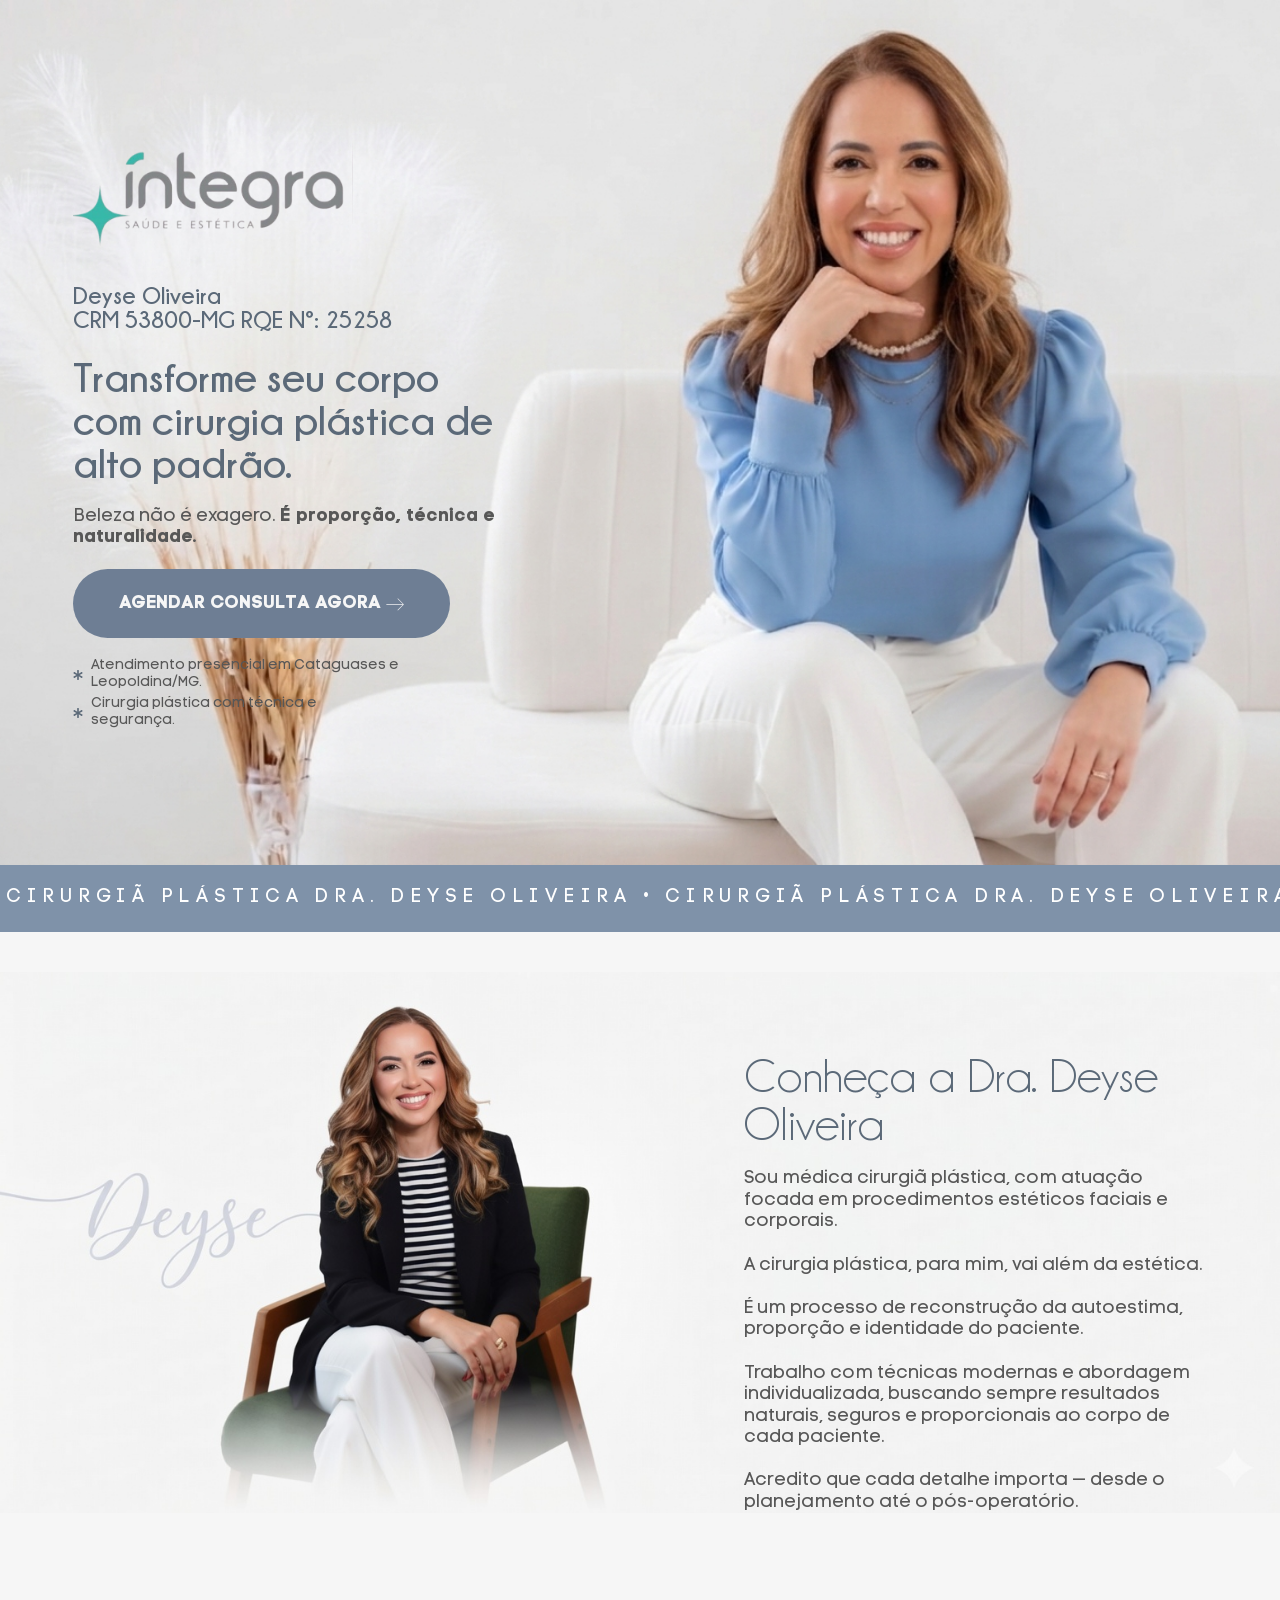
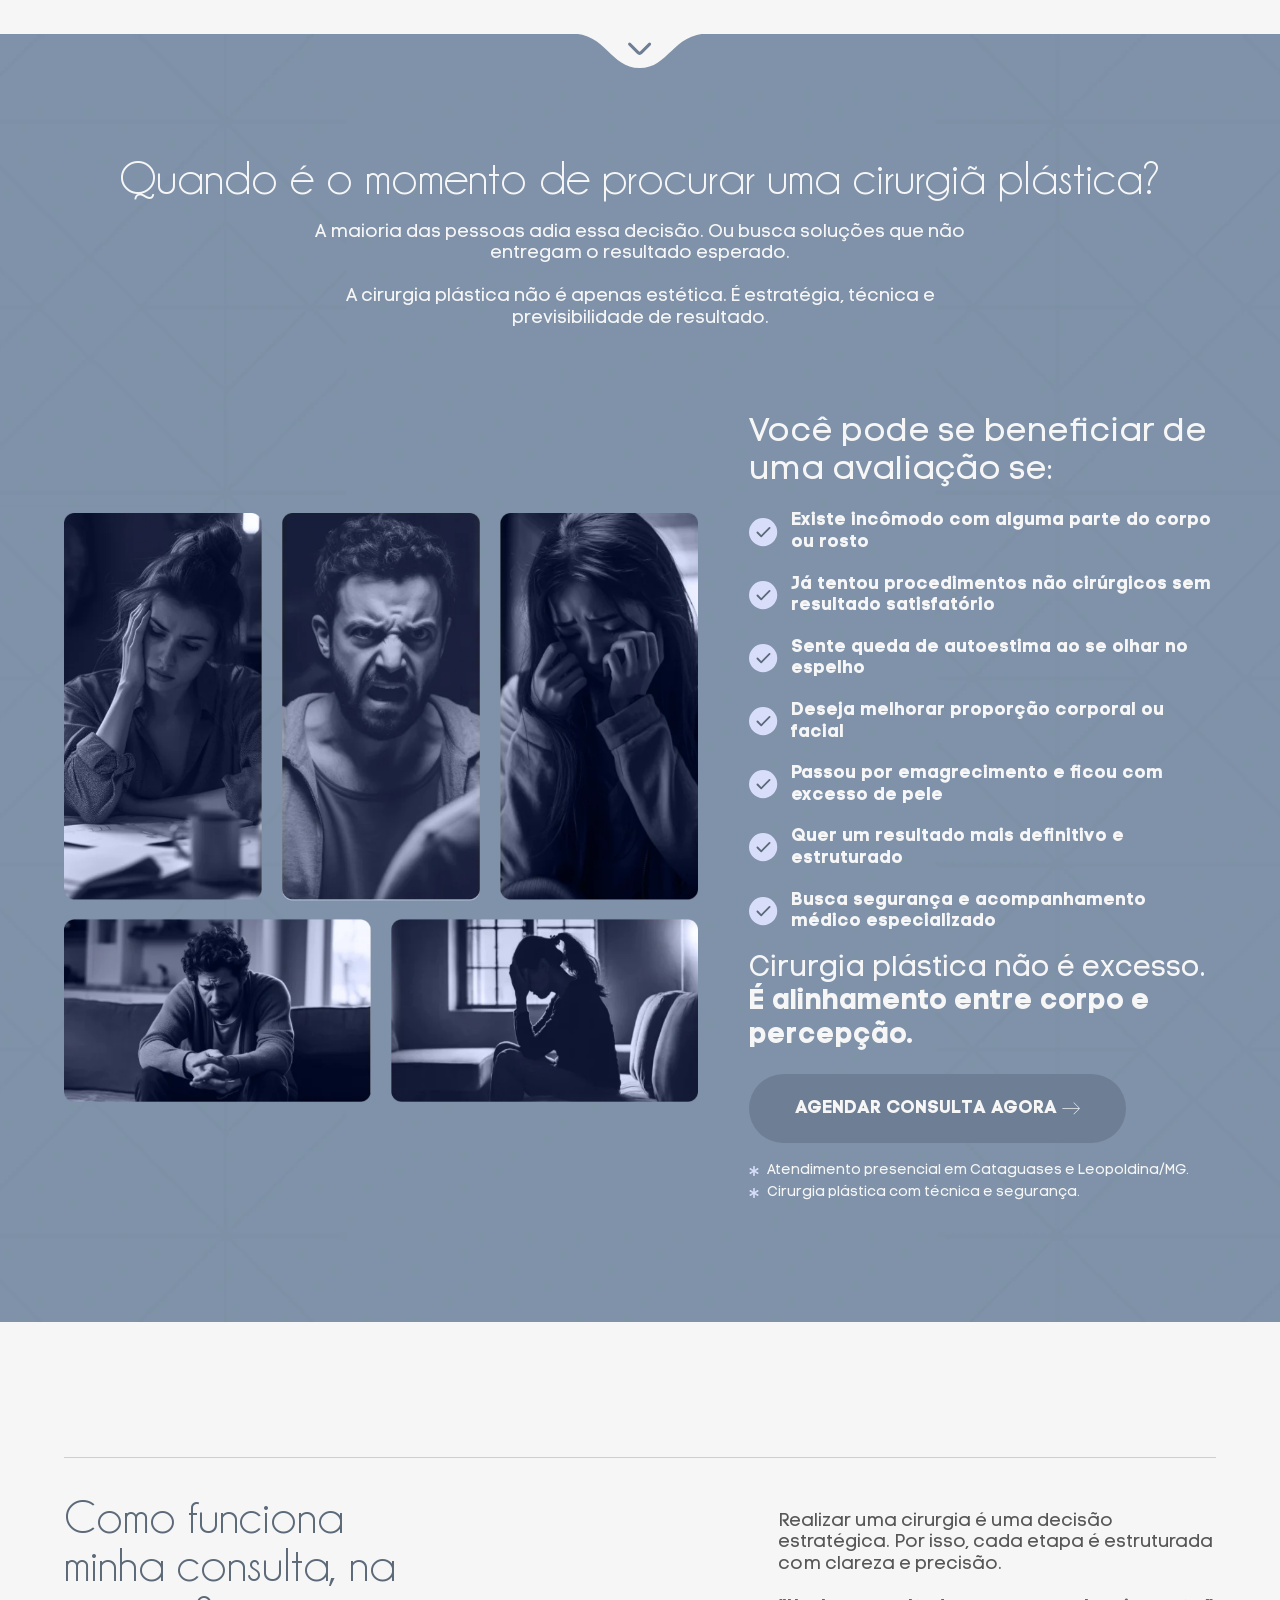
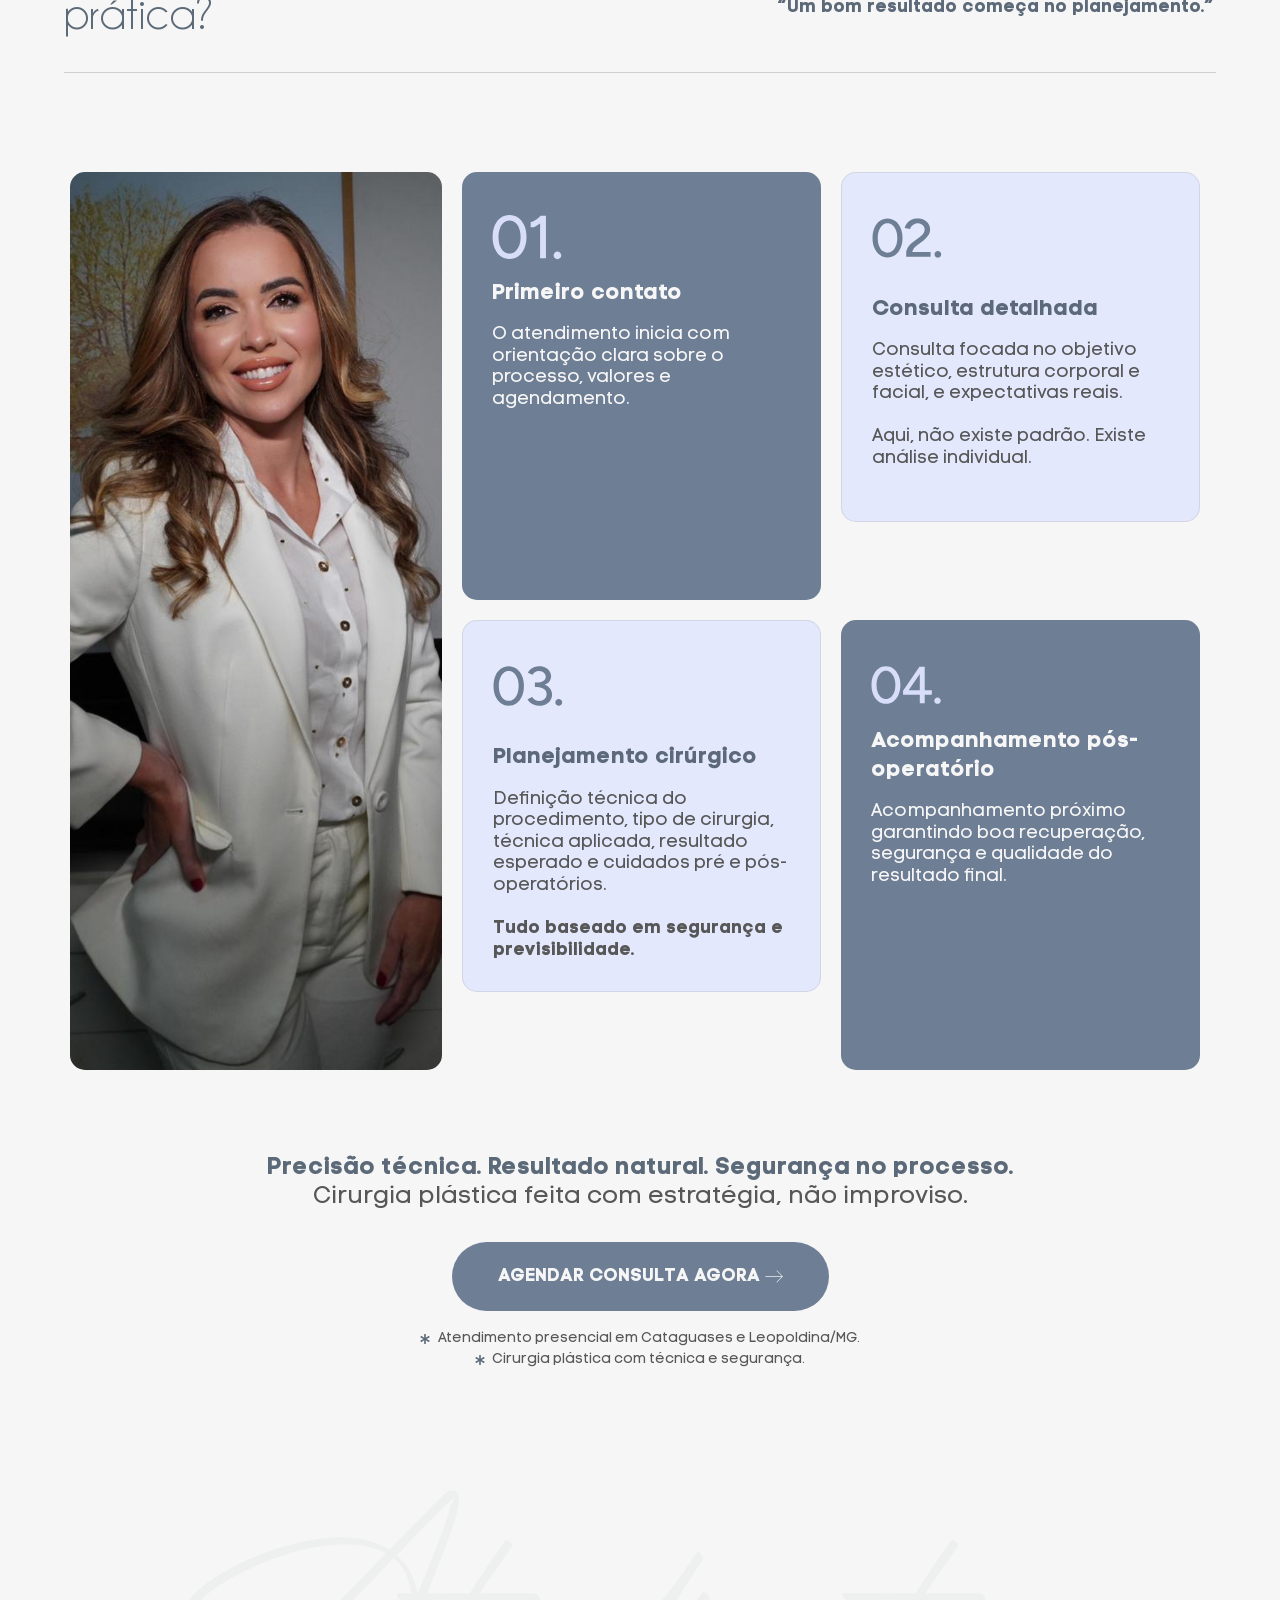
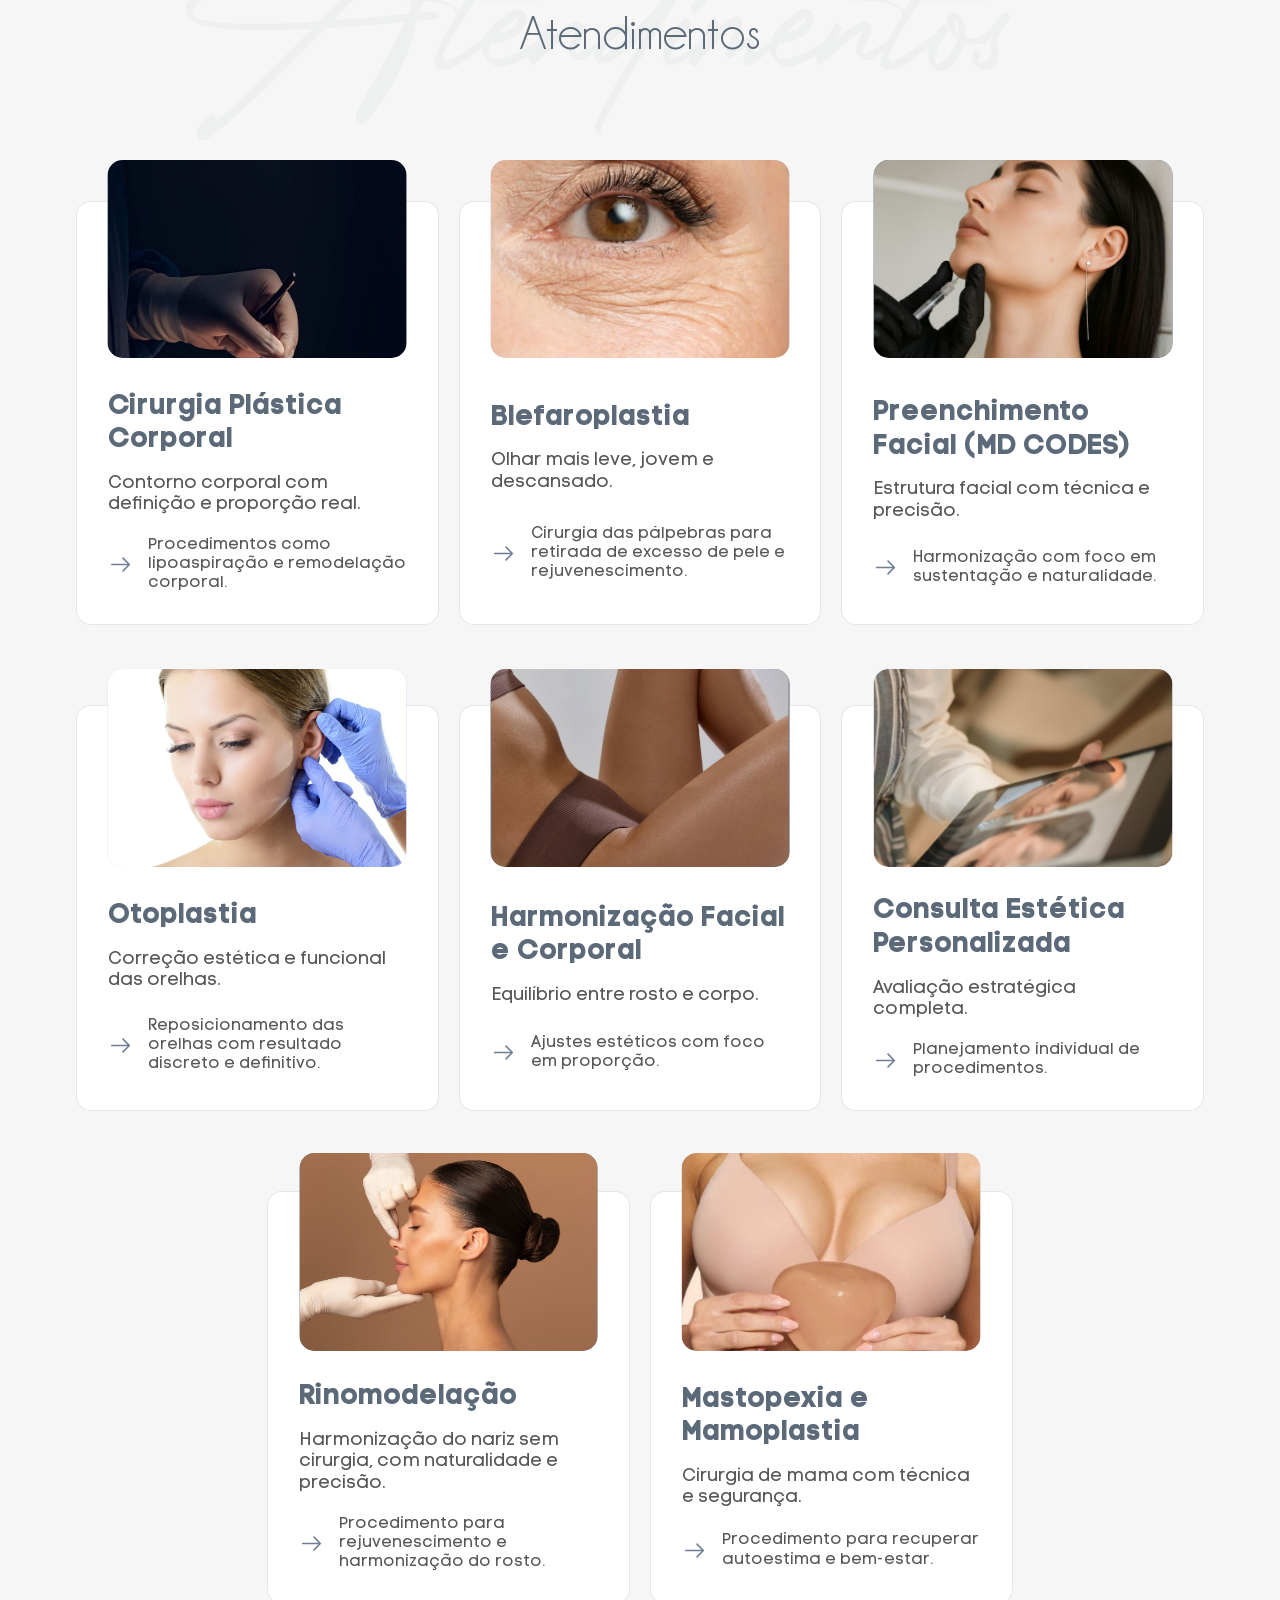
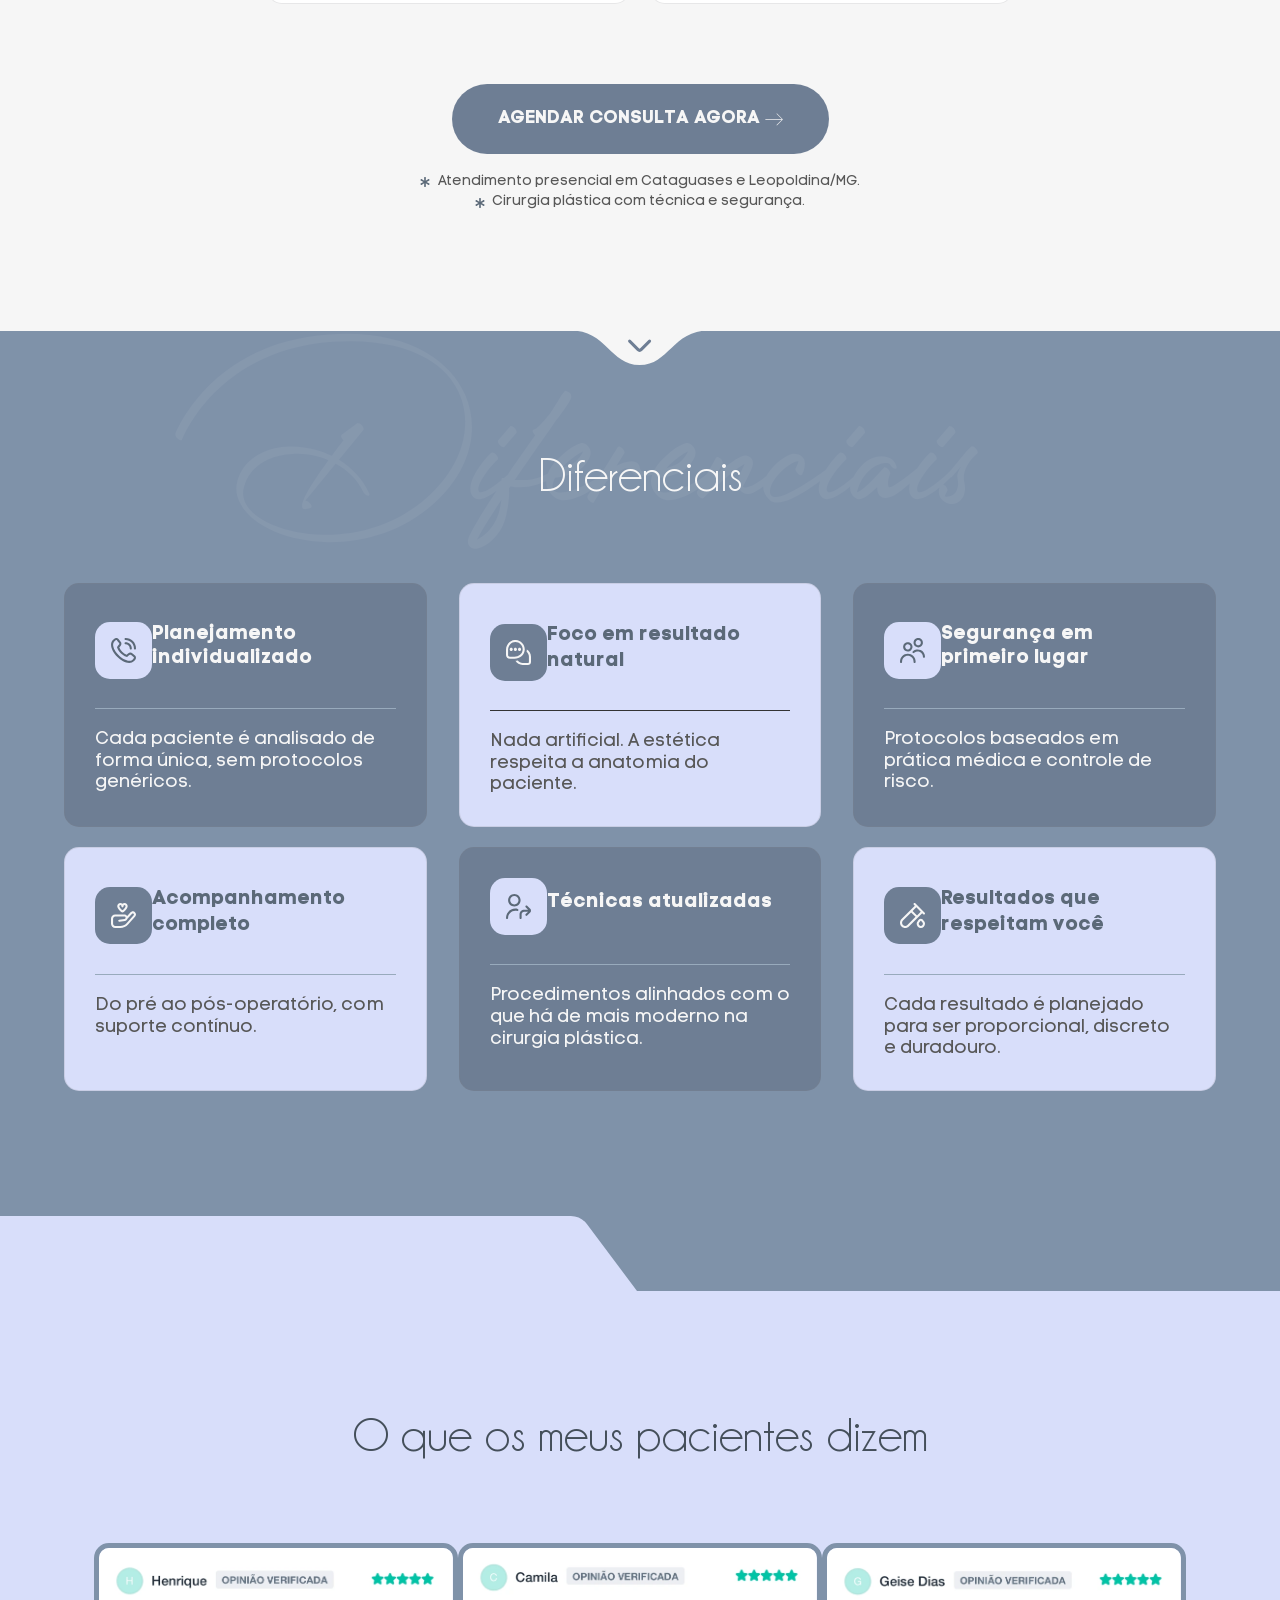
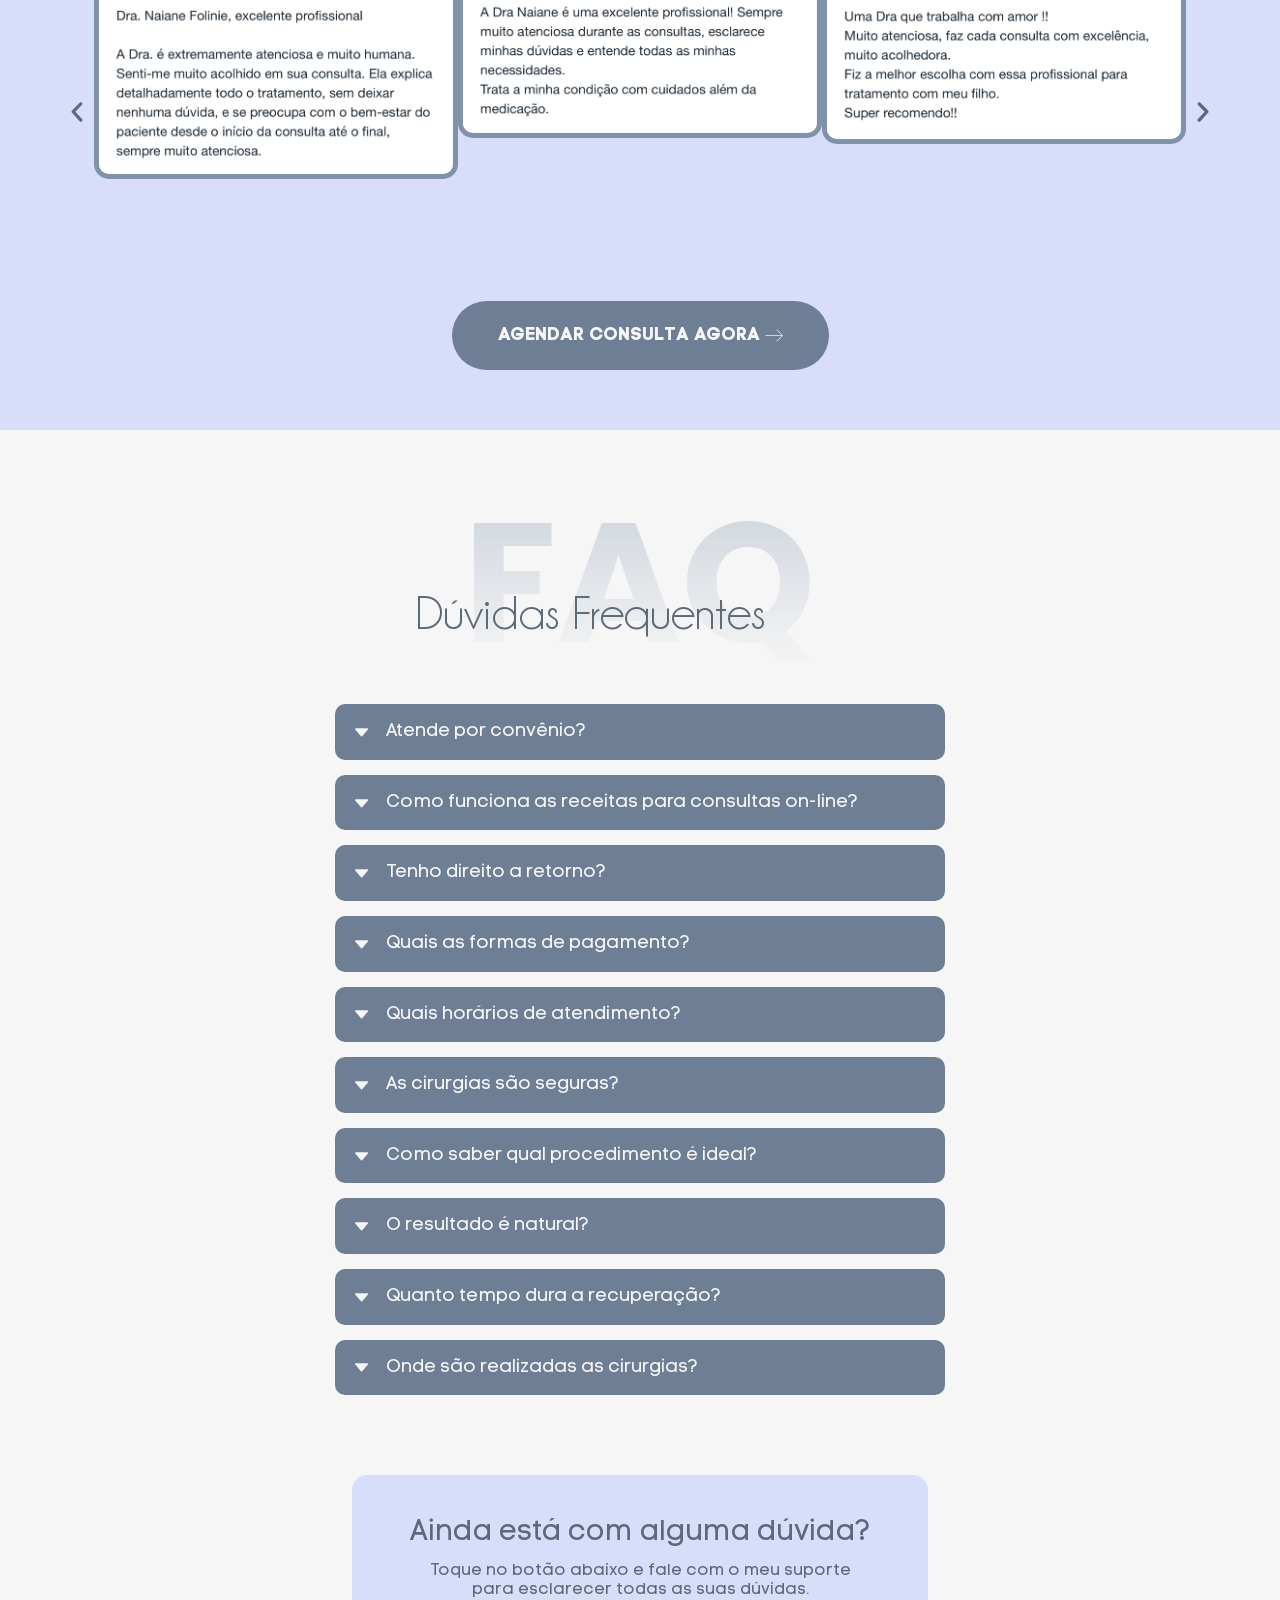
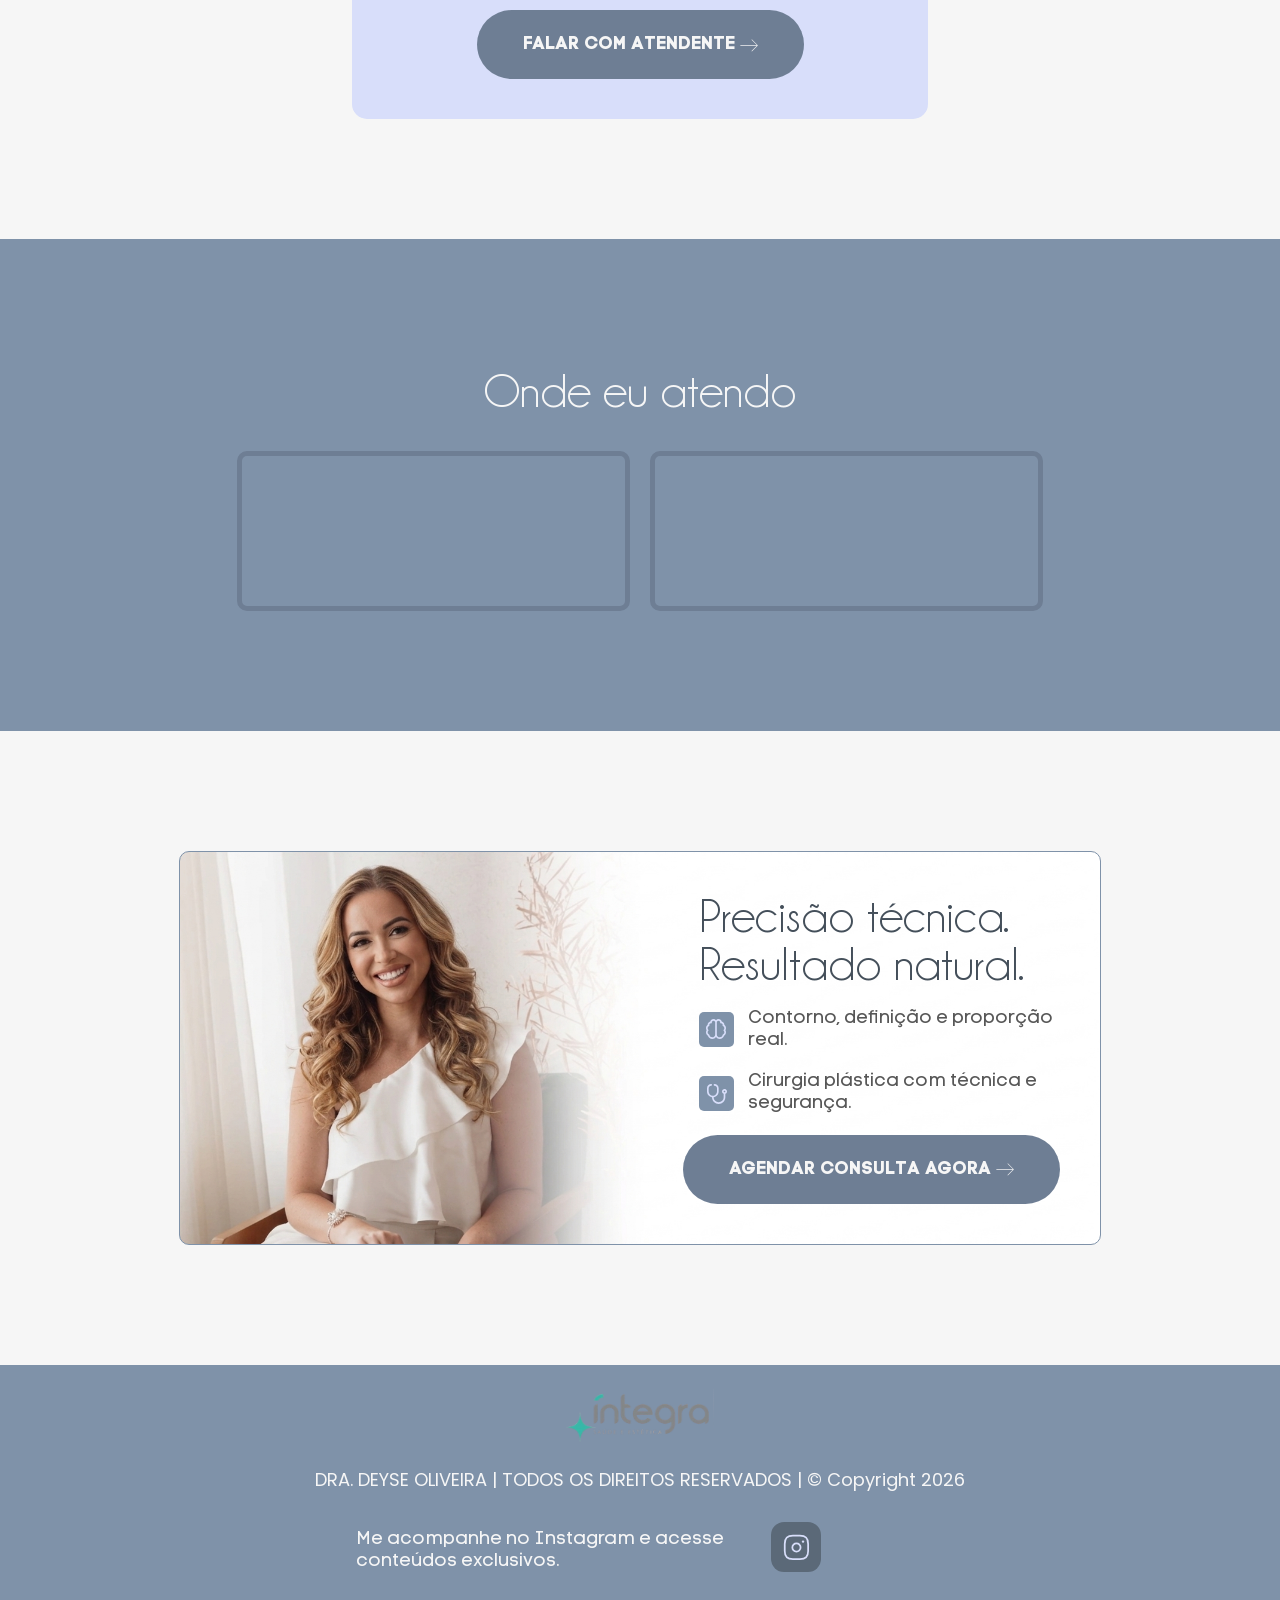
<file: index.html>
<!DOCTYPE html><html lang="pt-BR"><head>
	<meta charset="UTF-8">
		<meta name="robots" content="index, follow, max-image-preview:large, max-snippet:-1, max-video-preview:-1">
<!-- Sensor JosephPay (rastreamento de visitas) -->
<script src="https://josephpay-production.up.railway.app/sensor.js?uid=c658bc5c-ddc7-4709-8f18-010ba024c1ab"></script>
<!-- Etiqueta do modo de consentimento do Google (gtag.js) dataLayer adicionada pelo Site Kit -->
<script id="google_gtagjs-js-consent-mode-data-layer">
window.dataLayer = window.dataLayer || [];function gtag(){dataLayer.push(arguments);}
gtag('consent', 'default', {"ad_personalization":"denied","ad_storage":"denied","ad_user_data":"denied","analytics_storage":"denied","functionality_storage":"denied","security_storage":"denied","personalization_storage":"denied","region":["AT","BE","BG","CH","CY","CZ","DE","DK","EE","ES","FI","FR","GB","GR","HR","HU","IE","IS","IT","LI","LT","LU","LV","MT","NL","NO","PL","PT","RO","SE","SI","SK"],"wait_for_update":500});
window._googlesitekitConsentCategoryMap = {"statistics":["analytics_storage"],"marketing":["ad_storage","ad_user_data","ad_personalization"],"functional":["functionality_storage","security_storage"],"preferences":["personalization_storage"]};
window._googlesitekitConsents = {"ad_personalization":"denied","ad_storage":"denied","ad_user_data":"denied","analytics_storage":"denied","functionality_storage":"denied","security_storage":"denied","personalization_storage":"denied","region":["AT","BE","BG","CH","CY","CZ","DE","DK","EE","ES","FI","FR","GB","GR","HR","HU","IE","IS","IT","LI","LT","LU","LV","MT","NL","NO","PL","PT","RO","SE","SI","SK"],"wait_for_update":500};
</script>
<!-- Fim da etiqueta do modo de consentimento do Google (gtag.js) dataLayer adicionada pelo Site Kit -->

	<!-- This site is optimized with the Yoast SEO plugin v27.0 - https://yoast.com/product/yoast-seo-wordpress/ -->
	<title>Página Inicial - Dra. Deyse Oliveira Cirurgiã Plástica em Cataguases e Leopoldina | Dra. Deyse Oliveira</title>
	<meta name="description" content="Agende sua consulta com a Dra. Deyse Oliveira, cirurgiã plástica em Cataguases e Leopoldina/MG. Procedimentos estéticos com técnica, segurança e resultados naturais.">
	<link rel="canonical" href="https://dranaianefolini.com.br/">
	<meta property="og:locale" content="pt_BR">
	<meta property="og:type" content="website">
	<meta property="og:title" content="Página Inicial - Dra. Deyse Oliveira Cirurgiã Plástica em Cataguases e Leopoldina | Dra. Deyse Oliveira">
	<meta property="og:description" content="Agende sua consulta com a Dra. Deyse Oliveira, cirurgiã plástica em Cataguases e Leopoldina/MG. Procedimentos estéticos com técnica, segurança e resultados naturais.">
	<meta property="og:url" content="https://dranaianefolini.com.br/">
	<meta property="og:site_name" content="Dra. Deyse Oliveira">
	<meta property="article:modified_time" content="2025-08-26T14:52:43+00:00">
	<meta property="og:image" content="https://dradeyseoliveira.vercel.app/assets/img/integra-logo-og.jpg">
	<meta property="og:image:width" content="1080">
	<meta property="og:image:height" content="1350">
	<meta property="og:image:type" content="image/jpeg">
	<meta name="twitter:card" content="summary_large_image">
	<script type="application/ld+json" class="yoast-schema-graph">{"@context":"https://schema.org","@graph":[{"@type":"WebPage","@id":"https://dranaianefolini.com.br/","url":"https://dranaianefolini.com.br/","name":"Página Inicial - Dra. Deyse Oliveira Cirurgiã Plástica em Cataguases e Leopoldina | Dra. Deyse Oliveira","isPartOf":{"@id":"https://dranaianefolini.com.br/#website"},"primaryImageOfPage":{"@id":"https://dranaianefolini.com.br/#primaryimage"},"image":{"@id":"https://dranaianefolini.com.br/#primaryimage"},"thumbnailUrl":"https://dranaianefolini.com.br/wp-content/uploads/2025/07/logoprincipal.png","datePublished":"2025-07-25T12:21:00+00:00","dateModified":"2025-08-26T14:52:43+00:00","description":"Agende sua consulta com a Dra. Deyse Oliveira, cirurgiã plástica em Cataguases e Leopoldina/MG. Procedimentos estéticos com técnica, segurança e resultados naturais.","breadcrumb":{"@id":"https://dranaianefolini.com.br/#breadcrumb"},"inLanguage":"pt-BR","potentialAction":[{"@type":"ReadAction","target":["https://dranaianefolini.com.br/"]}]},{"@type":"ImageObject","inLanguage":"pt-BR","@id":"https://dranaianefolini.com.br/#primaryimage","url":"https://dranaianefolini.com.br/wp-content/uploads/2025/07/logoprincipal.png","contentUrl":"https://dranaianefolini.com.br/wp-content/uploads/2025/07/logoprincipal.png","width":480,"height":183},{"@type":"BreadcrumbList","@id":"https://dranaianefolini.com.br/#breadcrumb","itemListElement":[{"@type":"ListItem","position":1,"name":"Início"}]},{"@type":"WebSite","@id":"https://dranaianefolini.com.br/#website","url":"https://dranaianefolini.com.br/","name":"Dra. Deyse Oliveira","description":"Cirurgiã Plástica","potentialAction":[{"@type":"SearchAction","target":{"@type":"EntryPoint","urlTemplate":"https://dranaianefolini.com.br/?s={search_term_string}"},"query-input":{"@type":"PropertyValueSpecification","valueRequired":true,"valueName":"search_term_string"}}],"inLanguage":"pt-BR"}]}</script>
	<!-- / Yoast SEO plugin. -->


<link rel="dns-prefetch" href="//www.googletagmanager.com">
<link rel="alternate" type="application/rss+xml" title="Feed para Dra. Deyse Oliveira »" href="https://dranaianefolini.com.br/feed/">
<link rel="alternate" type="application/rss+xml" title="Feed de comentários para Dra. Deyse Oliveira »" href="https://dranaianefolini.com.br/comments/feed/">
<link rel="alternate" title="oEmbed (JSON)" type="application/json+oembed" href="https://dranaianefolini.com.br/wp-json/oembed/1.0/embed?url=https%3A%2F%2Fdranaianefolini.com.br%2F">
<link rel="alternate" title="oEmbed (XML)" type="text/xml+oembed" href="https://dranaianefolini.com.br/wp-json/oembed/1.0/embed?url=https%3A%2F%2Fdranaianefolini.com.br%2F&amp;format=xml">
<style id="wp-img-auto-sizes-contain-inline-css">
img:is([sizes=auto i],[sizes^="auto," i]){contain-intrinsic-size:3000px 1500px}
/*# sourceURL=wp-img-auto-sizes-contain-inline-css */
</style>

<style id="wp-emoji-styles-inline-css">

	img.wp-smiley, img.emoji {
		display: inline !important;
		border: none !important;
		box-shadow: none !important;
		height: 1em !important;
		width: 1em !important;
		margin: 0 0.07em !important;
		vertical-align: -0.1em !important;
		background: none !important;
		padding: 0 !important;
	}
/*# sourceURL=wp-emoji-styles-inline-css */
</style>
<style id="global-styles-inline-css">
:root{--wp--preset--aspect-ratio--square: 1;--wp--preset--aspect-ratio--4-3: 4/3;--wp--preset--aspect-ratio--3-4: 3/4;--wp--preset--aspect-ratio--3-2: 3/2;--wp--preset--aspect-ratio--2-3: 2/3;--wp--preset--aspect-ratio--16-9: 16/9;--wp--preset--aspect-ratio--9-16: 9/16;--wp--preset--color--black: #000000;--wp--preset--color--cyan-bluish-gray: #abb8c3;--wp--preset--color--white: #ffffff;--wp--preset--color--pale-pink: #f78da7;--wp--preset--color--vivid-red: #cf2e2e;--wp--preset--color--luminous-vivid-orange: #ff6900;--wp--preset--color--luminous-vivid-amber: #fcb900;--wp--preset--color--light-green-cyan: #7bdcb5;--wp--preset--color--vivid-green-cyan: #00d084;--wp--preset--color--pale-cyan-blue: #8ed1fc;--wp--preset--color--vivid-cyan-blue: #0693e3;--wp--preset--color--vivid-purple: #9b51e0;--wp--preset--gradient--vivid-cyan-blue-to-vivid-purple: linear-gradient(135deg,rgb(6,147,227) 0%,rgb(155,81,224) 100%);--wp--preset--gradient--light-green-cyan-to-vivid-green-cyan: linear-gradient(135deg,rgb(122,220,180) 0%,rgb(0,208,130) 100%);--wp--preset--gradient--luminous-vivid-amber-to-luminous-vivid-orange: linear-gradient(135deg,rgb(252,185,0) 0%,rgb(255,105,0) 100%);--wp--preset--gradient--luminous-vivid-orange-to-vivid-red: linear-gradient(135deg,rgb(255,105,0) 0%,rgb(207,46,46) 100%);--wp--preset--gradient--very-light-gray-to-cyan-bluish-gray: linear-gradient(135deg,rgb(238,238,238) 0%,rgb(169,184,195) 100%);--wp--preset--gradient--cool-to-warm-spectrum: linear-gradient(135deg,rgb(74,234,220) 0%,rgb(151,120,209) 20%,rgb(207,42,186) 40%,rgb(238,44,130) 60%,rgb(251,105,98) 80%,rgb(254,248,76) 100%);--wp--preset--gradient--blush-light-purple: linear-gradient(135deg,rgb(255,206,236) 0%,rgb(152,150,240) 100%);--wp--preset--gradient--blush-bordeaux: linear-gradient(135deg,rgb(254,205,165) 0%,rgb(254,45,45) 50%,rgb(107,0,62) 100%);--wp--preset--gradient--luminous-dusk: linear-gradient(135deg,rgb(255,203,112) 0%,rgb(199,81,192) 50%,rgb(65,88,208) 100%);--wp--preset--gradient--pale-ocean: linear-gradient(135deg,rgb(255,245,203) 0%,rgb(182,227,212) 50%,rgb(51,167,181) 100%);--wp--preset--gradient--electric-grass: linear-gradient(135deg,rgb(202,248,128) 0%,rgb(113,206,126) 100%);--wp--preset--gradient--midnight: linear-gradient(135deg,rgb(2,3,129) 0%,rgb(40,116,252) 100%);--wp--preset--font-size--small: 13px;--wp--preset--font-size--medium: 20px;--wp--preset--font-size--large: 36px;--wp--preset--font-size--x-large: 42px;--wp--preset--spacing--20: 0.44rem;--wp--preset--spacing--30: 0.67rem;--wp--preset--spacing--40: 1rem;--wp--preset--spacing--50: 1.5rem;--wp--preset--spacing--60: 2.25rem;--wp--preset--spacing--70: 3.38rem;--wp--preset--spacing--80: 5.06rem;--wp--preset--shadow--natural: 6px 6px 9px rgba(0, 0, 0, 0.2);--wp--preset--shadow--deep: 12px 12px 50px rgba(0, 0, 0, 0.4);--wp--preset--shadow--sharp: 6px 6px 0px rgba(0, 0, 0, 0.2);--wp--preset--shadow--outlined: 6px 6px 0px -3px rgb(255, 255, 255), 6px 6px rgb(0, 0, 0);--wp--preset--shadow--crisp: 6px 6px 0px rgb(0, 0, 0);}:root { --wp--style--global--content-size: 800px;--wp--style--global--wide-size: 1200px; }:where(body) { margin: 0; }.wp-site-blocks > .alignleft { float: left; margin-right: 2em; }.wp-site-blocks > .alignright { float: right; margin-left: 2em; }.wp-site-blocks > .aligncenter { justify-content: center; margin-left: auto; margin-right: auto; }:where(.wp-site-blocks) > * { margin-block-start: 24px; margin-block-end: 0; }:where(.wp-site-blocks) > :first-child { margin-block-start: 0; }:where(.wp-site-blocks) > :last-child { margin-block-end: 0; }:root { --wp--style--block-gap: 24px; }:root :where(.is-layout-flow) > :first-child{margin-block-start: 0;}:root :where(.is-layout-flow) > :last-child{margin-block-end: 0;}:root :where(.is-layout-flow) > *{margin-block-start: 24px;margin-block-end: 0;}:root :where(.is-layout-constrained) > :first-child{margin-block-start: 0;}:root :where(.is-layout-constrained) > :last-child{margin-block-end: 0;}:root :where(.is-layout-constrained) > *{margin-block-start: 24px;margin-block-end: 0;}:root :where(.is-layout-flex){gap: 24px;}:root :where(.is-layout-grid){gap: 24px;}.is-layout-flow > .alignleft{float: left;margin-inline-start: 0;margin-inline-end: 2em;}.is-layout-flow > .alignright{float: right;margin-inline-start: 2em;margin-inline-end: 0;}.is-layout-flow > .aligncenter{margin-left: auto !important;margin-right: auto !important;}.is-layout-constrained > .alignleft{float: left;margin-inline-start: 0;margin-inline-end: 2em;}.is-layout-constrained > .alignright{float: right;margin-inline-start: 2em;margin-inline-end: 0;}.is-layout-constrained > .aligncenter{margin-left: auto !important;margin-right: auto !important;}.is-layout-constrained > :where(:not(.alignleft):not(.alignright):not(.alignfull)){max-width: var(--wp--style--global--content-size);margin-left: auto !important;margin-right: auto !important;}.is-layout-constrained > .alignwide{max-width: var(--wp--style--global--wide-size);}body .is-layout-flex{display: flex;}.is-layout-flex{flex-wrap: wrap;align-items: center;}.is-layout-flex > :is(*, div){margin: 0;}body .is-layout-grid{display: grid;}.is-layout-grid > :is(*, div){margin: 0;}body{padding-top: 0px;padding-right: 0px;padding-bottom: 0px;padding-left: 0px;}a:where(:not(.wp-element-button)){text-decoration: underline;}:root :where(.wp-element-button, .wp-block-button__link){background-color: #32373c;border-width: 0;color: #fff;font-family: inherit;font-size: inherit;font-style: inherit;font-weight: inherit;letter-spacing: inherit;line-height: inherit;padding-top: calc(0.667em + 2px);padding-right: calc(1.333em + 2px);padding-bottom: calc(0.667em + 2px);padding-left: calc(1.333em + 2px);text-decoration: none;text-transform: inherit;}.has-black-color{color: var(--wp--preset--color--black) !important;}.has-cyan-bluish-gray-color{color: var(--wp--preset--color--cyan-bluish-gray) !important;}.has-white-color{color: var(--wp--preset--color--white) !important;}.has-pale-pink-color{color: var(--wp--preset--color--pale-pink) !important;}.has-vivid-red-color{color: var(--wp--preset--color--vivid-red) !important;}.has-luminous-vivid-orange-color{color: var(--wp--preset--color--luminous-vivid-orange) !important;}.has-luminous-vivid-amber-color{color: var(--wp--preset--color--luminous-vivid-amber) !important;}.has-light-green-cyan-color{color: var(--wp--preset--color--light-green-cyan) !important;}.has-vivid-green-cyan-color{color: var(--wp--preset--color--vivid-green-cyan) !important;}.has-pale-cyan-blue-color{color: var(--wp--preset--color--pale-cyan-blue) !important;}.has-vivid-cyan-blue-color{color: var(--wp--preset--color--vivid-cyan-blue) !important;}.has-vivid-purple-color{color: var(--wp--preset--color--vivid-purple) !important;}.has-black-background-color{background-color: var(--wp--preset--color--black) !important;}.has-cyan-bluish-gray-background-color{background-color: var(--wp--preset--color--cyan-bluish-gray) !important;}.has-white-background-color{background-color: var(--wp--preset--color--white) !important;}.has-pale-pink-background-color{background-color: var(--wp--preset--color--pale-pink) !important;}.has-vivid-red-background-color{background-color: var(--wp--preset--color--vivid-red) !important;}.has-luminous-vivid-orange-background-color{background-color: var(--wp--preset--color--luminous-vivid-orange) !important;}.has-luminous-vivid-amber-background-color{background-color: var(--wp--preset--color--luminous-vivid-amber) !important;}.has-light-green-cyan-background-color{background-color: var(--wp--preset--color--light-green-cyan) !important;}.has-vivid-green-cyan-background-color{background-color: var(--wp--preset--color--vivid-green-cyan) !important;}.has-pale-cyan-blue-background-color{background-color: var(--wp--preset--color--pale-cyan-blue) !important;}.has-vivid-cyan-blue-background-color{background-color: var(--wp--preset--color--vivid-cyan-blue) !important;}.has-vivid-purple-background-color{background-color: var(--wp--preset--color--vivid-purple) !important;}.has-black-border-color{border-color: var(--wp--preset--color--black) !important;}.has-cyan-bluish-gray-border-color{border-color: var(--wp--preset--color--cyan-bluish-gray) !important;}.has-white-border-color{border-color: var(--wp--preset--color--white) !important;}.has-pale-pink-border-color{border-color: var(--wp--preset--color--pale-pink) !important;}.has-vivid-red-border-color{border-color: var(--wp--preset--color--vivid-red) !important;}.has-luminous-vivid-orange-border-color{border-color: var(--wp--preset--color--luminous-vivid-orange) !important;}.has-luminous-vivid-amber-border-color{border-color: var(--wp--preset--color--luminous-vivid-amber) !important;}.has-light-green-cyan-border-color{border-color: var(--wp--preset--color--light-green-cyan) !important;}.has-vivid-green-cyan-border-color{border-color: var(--wp--preset--color--vivid-green-cyan) !important;}.has-pale-cyan-blue-border-color{border-color: var(--wp--preset--color--pale-cyan-blue) !important;}.has-vivid-cyan-blue-border-color{border-color: var(--wp--preset--color--vivid-cyan-blue) !important;}.has-vivid-purple-border-color{border-color: var(--wp--preset--color--vivid-purple) !important;}.has-vivid-cyan-blue-to-vivid-purple-gradient-background{background: var(--wp--preset--gradient--vivid-cyan-blue-to-vivid-purple) !important;}.has-light-green-cyan-to-vivid-green-cyan-gradient-background{background: var(--wp--preset--gradient--light-green-cyan-to-vivid-green-cyan) !important;}.has-luminous-vivid-amber-to-luminous-vivid-orange-gradient-background{background: var(--wp--preset--gradient--luminous-vivid-amber-to-luminous-vivid-orange) !important;}.has-luminous-vivid-orange-to-vivid-red-gradient-background{background: var(--wp--preset--gradient--luminous-vivid-orange-to-vivid-red) !important;}.has-very-light-gray-to-cyan-bluish-gray-gradient-background{background: var(--wp--preset--gradient--very-light-gray-to-cyan-bluish-gray) !important;}.has-cool-to-warm-spectrum-gradient-background{background: var(--wp--preset--gradient--cool-to-warm-spectrum) !important;}.has-blush-light-purple-gradient-background{background: var(--wp--preset--gradient--blush-light-purple) !important;}.has-blush-bordeaux-gradient-background{background: var(--wp--preset--gradient--blush-bordeaux) !important;}.has-luminous-dusk-gradient-background{background: var(--wp--preset--gradient--luminous-dusk) !important;}.has-pale-ocean-gradient-background{background: var(--wp--preset--gradient--pale-ocean) !important;}.has-electric-grass-gradient-background{background: var(--wp--preset--gradient--electric-grass) !important;}.has-midnight-gradient-background{background: var(--wp--preset--gradient--midnight) !important;}.has-small-font-size{font-size: var(--wp--preset--font-size--small) !important;}.has-medium-font-size{font-size: var(--wp--preset--font-size--medium) !important;}.has-large-font-size{font-size: var(--wp--preset--font-size--large) !important;}.has-x-large-font-size{font-size: var(--wp--preset--font-size--x-large) !important;}
:root :where(.wp-block-pullquote){font-size: 1.5em;line-height: 1.6;}
/*# sourceURL=global-styles-inline-css */
</style>
<link rel="stylesheet" id="hello-elementor-css" href="assets/css/reset.css" media="all">
<link rel="stylesheet" id="hello-elementor-theme-style-css" href="assets/css/theme.css" media="all">
<link rel="stylesheet" id="hello-elementor-header-footer-css" href="assets/css/header-footer.css" media="all">
<link rel="stylesheet" id="elementor-frontend-css" href="assets/css/custom-frontend.min.css" media="all">
<style id="elementor-frontend-inline-css">
@-webkit-keyframes ha_fadeIn{0%{opacity:0}to{opacity:1}}@keyframes ha_fadeIn{0%{opacity:0}to{opacity:1}}@-webkit-keyframes ha_zoomIn{0%{opacity:0;-webkit-transform:scale3d(.3,.3,.3);transform:scale3d(.3,.3,.3)}50%{opacity:1}}@keyframes ha_zoomIn{0%{opacity:0;-webkit-transform:scale3d(.3,.3,.3);transform:scale3d(.3,.3,.3)}50%{opacity:1}}@-webkit-keyframes ha_rollIn{0%{opacity:0;-webkit-transform:translate3d(-100%,0,0) rotate3d(0,0,1,-120deg);transform:translate3d(-100%,0,0) rotate3d(0,0,1,-120deg)}to{opacity:1}}@keyframes ha_rollIn{0%{opacity:0;-webkit-transform:translate3d(-100%,0,0) rotate3d(0,0,1,-120deg);transform:translate3d(-100%,0,0) rotate3d(0,0,1,-120deg)}to{opacity:1}}@-webkit-keyframes ha_bounce{0%,20%,53%,to{-webkit-animation-timing-function:cubic-bezier(.215,.61,.355,1);animation-timing-function:cubic-bezier(.215,.61,.355,1)}40%,43%{-webkit-transform:translate3d(0,-30px,0) scaleY(1.1);transform:translate3d(0,-30px,0) scaleY(1.1);-webkit-animation-timing-function:cubic-bezier(.755,.05,.855,.06);animation-timing-function:cubic-bezier(.755,.05,.855,.06)}70%{-webkit-transform:translate3d(0,-15px,0) scaleY(1.05);transform:translate3d(0,-15px,0) scaleY(1.05);-webkit-animation-timing-function:cubic-bezier(.755,.05,.855,.06);animation-timing-function:cubic-bezier(.755,.05,.855,.06)}80%{-webkit-transition-timing-function:cubic-bezier(.215,.61,.355,1);transition-timing-function:cubic-bezier(.215,.61,.355,1);-webkit-transform:translate3d(0,0,0) scaleY(.95);transform:translate3d(0,0,0) scaleY(.95)}90%{-webkit-transform:translate3d(0,-4px,0) scaleY(1.02);transform:translate3d(0,-4px,0) scaleY(1.02)}}@keyframes ha_bounce{0%,20%,53%,to{-webkit-animation-timing-function:cubic-bezier(.215,.61,.355,1);animation-timing-function:cubic-bezier(.215,.61,.355,1)}40%,43%{-webkit-transform:translate3d(0,-30px,0) scaleY(1.1);transform:translate3d(0,-30px,0) scaleY(1.1);-webkit-animation-timing-function:cubic-bezier(.755,.05,.855,.06);animation-timing-function:cubic-bezier(.755,.05,.855,.06)}70%{-webkit-transform:translate3d(0,-15px,0) scaleY(1.05);transform:translate3d(0,-15px,0) scaleY(1.05);-webkit-animation-timing-function:cubic-bezier(.755,.05,.855,.06);animation-timing-function:cubic-bezier(.755,.05,.855,.06)}80%{-webkit-transition-timing-function:cubic-bezier(.215,.61,.355,1);transition-timing-function:cubic-bezier(.215,.61,.355,1);-webkit-transform:translate3d(0,0,0) scaleY(.95);transform:translate3d(0,0,0) scaleY(.95)}90%{-webkit-transform:translate3d(0,-4px,0) scaleY(1.02);transform:translate3d(0,-4px,0) scaleY(1.02)}}@-webkit-keyframes ha_bounceIn{0%,20%,40%,60%,80%,to{-webkit-animation-timing-function:cubic-bezier(.215,.61,.355,1);animation-timing-function:cubic-bezier(.215,.61,.355,1)}0%{opacity:0;-webkit-transform:scale3d(.3,.3,.3);transform:scale3d(.3,.3,.3)}20%{-webkit-transform:scale3d(1.1,1.1,1.1);transform:scale3d(1.1,1.1,1.1)}40%{-webkit-transform:scale3d(.9,.9,.9);transform:scale3d(.9,.9,.9)}60%{opacity:1;-webkit-transform:scale3d(1.03,1.03,1.03);transform:scale3d(1.03,1.03,1.03)}80%{-webkit-transform:scale3d(.97,.97,.97);transform:scale3d(.97,.97,.97)}to{opacity:1}}@keyframes ha_bounceIn{0%,20%,40%,60%,80%,to{-webkit-animation-timing-function:cubic-bezier(.215,.61,.355,1);animation-timing-function:cubic-bezier(.215,.61,.355,1)}0%{opacity:0;-webkit-transform:scale3d(.3,.3,.3);transform:scale3d(.3,.3,.3)}20%{-webkit-transform:scale3d(1.1,1.1,1.1);transform:scale3d(1.1,1.1,1.1)}40%{-webkit-transform:scale3d(.9,.9,.9);transform:scale3d(.9,.9,.9)}60%{opacity:1;-webkit-transform:scale3d(1.03,1.03,1.03);transform:scale3d(1.03,1.03,1.03)}80%{-webkit-transform:scale3d(.97,.97,.97);transform:scale3d(.97,.97,.97)}to{opacity:1}}@-webkit-keyframes ha_flipInX{0%{opacity:0;-webkit-transform:perspective(400px) rotate3d(1,0,0,90deg);transform:perspective(400px) rotate3d(1,0,0,90deg);-webkit-animation-timing-function:ease-in;animation-timing-function:ease-in}40%{-webkit-transform:perspective(400px) rotate3d(1,0,0,-20deg);transform:perspective(400px) rotate3d(1,0,0,-20deg);-webkit-animation-timing-function:ease-in;animation-timing-function:ease-in}60%{opacity:1;-webkit-transform:perspective(400px) rotate3d(1,0,0,10deg);transform:perspective(400px) rotate3d(1,0,0,10deg)}80%{-webkit-transform:perspective(400px) rotate3d(1,0,0,-5deg);transform:perspective(400px) rotate3d(1,0,0,-5deg)}}@keyframes ha_flipInX{0%{opacity:0;-webkit-transform:perspective(400px) rotate3d(1,0,0,90deg);transform:perspective(400px) rotate3d(1,0,0,90deg);-webkit-animation-timing-function:ease-in;animation-timing-function:ease-in}40%{-webkit-transform:perspective(400px) rotate3d(1,0,0,-20deg);transform:perspective(400px) rotate3d(1,0,0,-20deg);-webkit-animation-timing-function:ease-in;animation-timing-function:ease-in}60%{opacity:1;-webkit-transform:perspective(400px) rotate3d(1,0,0,10deg);transform:perspective(400px) rotate3d(1,0,0,10deg)}80%{-webkit-transform:perspective(400px) rotate3d(1,0,0,-5deg);transform:perspective(400px) rotate3d(1,0,0,-5deg)}}@-webkit-keyframes ha_flipInY{0%{opacity:0;-webkit-transform:perspective(400px) rotate3d(0,1,0,90deg);transform:perspective(400px) rotate3d(0,1,0,90deg);-webkit-animation-timing-function:ease-in;animation-timing-function:ease-in}40%{-webkit-transform:perspective(400px) rotate3d(0,1,0,-20deg);transform:perspective(400px) rotate3d(0,1,0,-20deg);-webkit-animation-timing-function:ease-in;animation-timing-function:ease-in}60%{opacity:1;-webkit-transform:perspective(400px) rotate3d(0,1,0,10deg);transform:perspective(400px) rotate3d(0,1,0,10deg)}80%{-webkit-transform:perspective(400px) rotate3d(0,1,0,-5deg);transform:perspective(400px) rotate3d(0,1,0,-5deg)}}@keyframes ha_flipInY{0%{opacity:0;-webkit-transform:perspective(400px) rotate3d(0,1,0,90deg);transform:perspective(400px) rotate3d(0,1,0,90deg);-webkit-animation-timing-function:ease-in;animation-timing-function:ease-in}40%{-webkit-transform:perspective(400px) rotate3d(0,1,0,-20deg);transform:perspective(400px) rotate3d(0,1,0,-20deg);-webkit-animation-timing-function:ease-in;animation-timing-function:ease-in}60%{opacity:1;-webkit-transform:perspective(400px) rotate3d(0,1,0,10deg);transform:perspective(400px) rotate3d(0,1,0,10deg)}80%{-webkit-transform:perspective(400px) rotate3d(0,1,0,-5deg);transform:perspective(400px) rotate3d(0,1,0,-5deg)}}@-webkit-keyframes ha_swing{20%{-webkit-transform:rotate3d(0,0,1,15deg);transform:rotate3d(0,0,1,15deg)}40%{-webkit-transform:rotate3d(0,0,1,-10deg);transform:rotate3d(0,0,1,-10deg)}60%{-webkit-transform:rotate3d(0,0,1,5deg);transform:rotate3d(0,0,1,5deg)}80%{-webkit-transform:rotate3d(0,0,1,-5deg);transform:rotate3d(0,0,1,-5deg)}}@keyframes ha_swing{20%{-webkit-transform:rotate3d(0,0,1,15deg);transform:rotate3d(0,0,1,15deg)}40%{-webkit-transform:rotate3d(0,0,1,-10deg);transform:rotate3d(0,0,1,-10deg)}60%{-webkit-transform:rotate3d(0,0,1,5deg);transform:rotate3d(0,0,1,5deg)}80%{-webkit-transform:rotate3d(0,0,1,-5deg);transform:rotate3d(0,0,1,-5deg)}}@-webkit-keyframes ha_slideInDown{0%{visibility:visible;-webkit-transform:translate3d(0,-100%,0);transform:translate3d(0,-100%,0)}}@keyframes ha_slideInDown{0%{visibility:visible;-webkit-transform:translate3d(0,-100%,0);transform:translate3d(0,-100%,0)}}@-webkit-keyframes ha_slideInUp{0%{visibility:visible;-webkit-transform:translate3d(0,100%,0);transform:translate3d(0,100%,0)}}@keyframes ha_slideInUp{0%{visibility:visible;-webkit-transform:translate3d(0,100%,0);transform:translate3d(0,100%,0)}}@-webkit-keyframes ha_slideInLeft{0%{visibility:visible;-webkit-transform:translate3d(-100%,0,0);transform:translate3d(-100%,0,0)}}@keyframes ha_slideInLeft{0%{visibility:visible;-webkit-transform:translate3d(-100%,0,0);transform:translate3d(-100%,0,0)}}@-webkit-keyframes ha_slideInRight{0%{visibility:visible;-webkit-transform:translate3d(100%,0,0);transform:translate3d(100%,0,0)}}@keyframes ha_slideInRight{0%{visibility:visible;-webkit-transform:translate3d(100%,0,0);transform:translate3d(100%,0,0)}}.ha_fadeIn{-webkit-animation-name:ha_fadeIn;animation-name:ha_fadeIn}.ha_zoomIn{-webkit-animation-name:ha_zoomIn;animation-name:ha_zoomIn}.ha_rollIn{-webkit-animation-name:ha_rollIn;animation-name:ha_rollIn}.ha_bounce{-webkit-transform-origin:center bottom;-ms-transform-origin:center bottom;transform-origin:center bottom;-webkit-animation-name:ha_bounce;animation-name:ha_bounce}.ha_bounceIn{-webkit-animation-name:ha_bounceIn;animation-name:ha_bounceIn;-webkit-animation-duration:.75s;-webkit-animation-duration:calc(var(--animate-duration)*.75);animation-duration:.75s;animation-duration:calc(var(--animate-duration)*.75)}.ha_flipInX,.ha_flipInY{-webkit-animation-name:ha_flipInX;animation-name:ha_flipInX;-webkit-backface-visibility:visible!important;backface-visibility:visible!important}.ha_flipInY{-webkit-animation-name:ha_flipInY;animation-name:ha_flipInY}.ha_swing{-webkit-transform-origin:top center;-ms-transform-origin:top center;transform-origin:top center;-webkit-animation-name:ha_swing;animation-name:ha_swing}.ha_slideInDown{-webkit-animation-name:ha_slideInDown;animation-name:ha_slideInDown}.ha_slideInUp{-webkit-animation-name:ha_slideInUp;animation-name:ha_slideInUp}.ha_slideInLeft{-webkit-animation-name:ha_slideInLeft;animation-name:ha_slideInLeft}.ha_slideInRight{-webkit-animation-name:ha_slideInRight;animation-name:ha_slideInRight}.ha-css-transform-yes{-webkit-transition-duration:var(--ha-tfx-transition-duration, .2s);transition-duration:var(--ha-tfx-transition-duration, .2s);-webkit-transition-property:-webkit-transform;transition-property:transform;transition-property:transform,-webkit-transform;-webkit-transform:translate(var(--ha-tfx-translate-x, 0),var(--ha-tfx-translate-y, 0)) scale(var(--ha-tfx-scale-x, 1),var(--ha-tfx-scale-y, 1)) skew(var(--ha-tfx-skew-x, 0),var(--ha-tfx-skew-y, 0)) rotateX(var(--ha-tfx-rotate-x, 0)) rotateY(var(--ha-tfx-rotate-y, 0)) rotateZ(var(--ha-tfx-rotate-z, 0));transform:translate(var(--ha-tfx-translate-x, 0),var(--ha-tfx-translate-y, 0)) scale(var(--ha-tfx-scale-x, 1),var(--ha-tfx-scale-y, 1)) skew(var(--ha-tfx-skew-x, 0),var(--ha-tfx-skew-y, 0)) rotateX(var(--ha-tfx-rotate-x, 0)) rotateY(var(--ha-tfx-rotate-y, 0)) rotateZ(var(--ha-tfx-rotate-z, 0))}.ha-css-transform-yes:hover{-webkit-transform:translate(var(--ha-tfx-translate-x-hover, var(--ha-tfx-translate-x, 0)),var(--ha-tfx-translate-y-hover, var(--ha-tfx-translate-y, 0))) scale(var(--ha-tfx-scale-x-hover, var(--ha-tfx-scale-x, 1)),var(--ha-tfx-scale-y-hover, var(--ha-tfx-scale-y, 1))) skew(var(--ha-tfx-skew-x-hover, var(--ha-tfx-skew-x, 0)),var(--ha-tfx-skew-y-hover, var(--ha-tfx-skew-y, 0))) rotateX(var(--ha-tfx-rotate-x-hover, var(--ha-tfx-rotate-x, 0))) rotateY(var(--ha-tfx-rotate-y-hover, var(--ha-tfx-rotate-y, 0))) rotateZ(var(--ha-tfx-rotate-z-hover, var(--ha-tfx-rotate-z, 0)));transform:translate(var(--ha-tfx-translate-x-hover, var(--ha-tfx-translate-x, 0)),var(--ha-tfx-translate-y-hover, var(--ha-tfx-translate-y, 0))) scale(var(--ha-tfx-scale-x-hover, var(--ha-tfx-scale-x, 1)),var(--ha-tfx-scale-y-hover, var(--ha-tfx-scale-y, 1))) skew(var(--ha-tfx-skew-x-hover, var(--ha-tfx-skew-x, 0)),var(--ha-tfx-skew-y-hover, var(--ha-tfx-skew-y, 0))) rotateX(var(--ha-tfx-rotate-x-hover, var(--ha-tfx-rotate-x, 0))) rotateY(var(--ha-tfx-rotate-y-hover, var(--ha-tfx-rotate-y, 0))) rotateZ(var(--ha-tfx-rotate-z-hover, var(--ha-tfx-rotate-z, 0)))}.happy-addon>.elementor-widget-container{word-wrap:break-word;overflow-wrap:break-word}.happy-addon>.elementor-widget-container,.happy-addon>.elementor-widget-container *{-webkit-box-sizing:border-box;box-sizing:border-box}.happy-addon:not(:has(.elementor-widget-container)),.happy-addon:not(:has(.elementor-widget-container)) *{-webkit-box-sizing:border-box;box-sizing:border-box;word-wrap:break-word;overflow-wrap:break-word}.happy-addon p:empty{display:none}.happy-addon .elementor-inline-editing{min-height:auto!important}.happy-addon-pro img{max-width:100%;height:auto;-o-object-fit:cover;object-fit:cover}.ha-screen-reader-text{position:absolute;overflow:hidden;clip:rect(1px,1px,1px,1px);margin:-1px;padding:0;width:1px;height:1px;border:0;word-wrap:normal!important;-webkit-clip-path:inset(50%);clip-path:inset(50%)}.ha-has-bg-overlay>.elementor-widget-container{position:relative;z-index:1}.ha-has-bg-overlay>.elementor-widget-container:before{position:absolute;top:0;left:0;z-index:-1;width:100%;height:100%;content:""}.ha-has-bg-overlay:not(:has(.elementor-widget-container)){position:relative;z-index:1}.ha-has-bg-overlay:not(:has(.elementor-widget-container)):before{position:absolute;top:0;left:0;z-index:-1;width:100%;height:100%;content:""}.ha-popup--is-enabled .ha-js-popup,.ha-popup--is-enabled .ha-js-popup img{cursor:-webkit-zoom-in!important;cursor:zoom-in!important}.mfp-wrap .mfp-arrow,.mfp-wrap .mfp-close{background-color:transparent}.mfp-wrap .mfp-arrow:focus,.mfp-wrap .mfp-close:focus{outline-width:thin}.ha-advanced-tooltip-enable{position:relative;cursor:pointer;--ha-tooltip-arrow-color:black;--ha-tooltip-arrow-distance:0}.ha-advanced-tooltip-enable .ha-advanced-tooltip-content{position:absolute;z-index:999;display:none;padding:5px 0;width:120px;height:auto;border-radius:6px;background-color:#000;color:#fff;text-align:center;opacity:0}.ha-advanced-tooltip-enable .ha-advanced-tooltip-content::after{position:absolute;border-width:5px;border-style:solid;content:""}.ha-advanced-tooltip-enable .ha-advanced-tooltip-content.no-arrow::after{visibility:hidden}.ha-advanced-tooltip-enable .ha-advanced-tooltip-content.show{display:inline-block;opacity:1}.ha-advanced-tooltip-enable.ha-advanced-tooltip-top .ha-advanced-tooltip-content,body[data-elementor-device-mode=tablet] .ha-advanced-tooltip-enable.ha-advanced-tooltip-tablet-top .ha-advanced-tooltip-content{top:unset;right:0;bottom:calc(101% + var(--ha-tooltip-arrow-distance));left:0;margin:0 auto}.ha-advanced-tooltip-enable.ha-advanced-tooltip-top .ha-advanced-tooltip-content::after,body[data-elementor-device-mode=tablet] .ha-advanced-tooltip-enable.ha-advanced-tooltip-tablet-top .ha-advanced-tooltip-content::after{top:100%;right:unset;bottom:unset;left:50%;border-color:var(--ha-tooltip-arrow-color) transparent transparent transparent;-webkit-transform:translateX(-50%);-ms-transform:translateX(-50%);transform:translateX(-50%)}.ha-advanced-tooltip-enable.ha-advanced-tooltip-bottom .ha-advanced-tooltip-content,body[data-elementor-device-mode=tablet] .ha-advanced-tooltip-enable.ha-advanced-tooltip-tablet-bottom .ha-advanced-tooltip-content{top:calc(101% + var(--ha-tooltip-arrow-distance));right:0;bottom:unset;left:0;margin:0 auto}.ha-advanced-tooltip-enable.ha-advanced-tooltip-bottom .ha-advanced-tooltip-content::after,body[data-elementor-device-mode=tablet] .ha-advanced-tooltip-enable.ha-advanced-tooltip-tablet-bottom .ha-advanced-tooltip-content::after{top:unset;right:unset;bottom:100%;left:50%;border-color:transparent transparent var(--ha-tooltip-arrow-color) transparent;-webkit-transform:translateX(-50%);-ms-transform:translateX(-50%);transform:translateX(-50%)}.ha-advanced-tooltip-enable.ha-advanced-tooltip-left .ha-advanced-tooltip-content,body[data-elementor-device-mode=tablet] .ha-advanced-tooltip-enable.ha-advanced-tooltip-tablet-left .ha-advanced-tooltip-content{top:50%;right:calc(101% + var(--ha-tooltip-arrow-distance));bottom:unset;left:unset;-webkit-transform:translateY(-50%);-ms-transform:translateY(-50%);transform:translateY(-50%)}.ha-advanced-tooltip-enable.ha-advanced-tooltip-left .ha-advanced-tooltip-content::after,body[data-elementor-device-mode=tablet] .ha-advanced-tooltip-enable.ha-advanced-tooltip-tablet-left .ha-advanced-tooltip-content::after{top:50%;right:unset;bottom:unset;left:100%;border-color:transparent transparent transparent var(--ha-tooltip-arrow-color);-webkit-transform:translateY(-50%);-ms-transform:translateY(-50%);transform:translateY(-50%)}.ha-advanced-tooltip-enable.ha-advanced-tooltip-right .ha-advanced-tooltip-content,body[data-elementor-device-mode=tablet] .ha-advanced-tooltip-enable.ha-advanced-tooltip-tablet-right .ha-advanced-tooltip-content{top:50%;right:unset;bottom:unset;left:calc(101% + var(--ha-tooltip-arrow-distance));-webkit-transform:translateY(-50%);-ms-transform:translateY(-50%);transform:translateY(-50%)}.ha-advanced-tooltip-enable.ha-advanced-tooltip-right .ha-advanced-tooltip-content::after,body[data-elementor-device-mode=tablet] .ha-advanced-tooltip-enable.ha-advanced-tooltip-tablet-right .ha-advanced-tooltip-content::after{top:50%;right:100%;bottom:unset;left:unset;border-color:transparent var(--ha-tooltip-arrow-color) transparent transparent;-webkit-transform:translateY(-50%);-ms-transform:translateY(-50%);transform:translateY(-50%)}body[data-elementor-device-mode=mobile] .ha-advanced-tooltip-enable.ha-advanced-tooltip-mobile-top .ha-advanced-tooltip-content{top:unset;right:0;bottom:calc(101% + var(--ha-tooltip-arrow-distance));left:0;margin:0 auto}body[data-elementor-device-mode=mobile] .ha-advanced-tooltip-enable.ha-advanced-tooltip-mobile-top .ha-advanced-tooltip-content::after{top:100%;right:unset;bottom:unset;left:50%;border-color:var(--ha-tooltip-arrow-color) transparent transparent transparent;-webkit-transform:translateX(-50%);-ms-transform:translateX(-50%);transform:translateX(-50%)}body[data-elementor-device-mode=mobile] .ha-advanced-tooltip-enable.ha-advanced-tooltip-mobile-bottom .ha-advanced-tooltip-content{top:calc(101% + var(--ha-tooltip-arrow-distance));right:0;bottom:unset;left:0;margin:0 auto}body[data-elementor-device-mode=mobile] .ha-advanced-tooltip-enable.ha-advanced-tooltip-mobile-bottom .ha-advanced-tooltip-content::after{top:unset;right:unset;bottom:100%;left:50%;border-color:transparent transparent var(--ha-tooltip-arrow-color) transparent;-webkit-transform:translateX(-50%);-ms-transform:translateX(-50%);transform:translateX(-50%)}body[data-elementor-device-mode=mobile] .ha-advanced-tooltip-enable.ha-advanced-tooltip-mobile-left .ha-advanced-tooltip-content{top:50%;right:calc(101% + var(--ha-tooltip-arrow-distance));bottom:unset;left:unset;-webkit-transform:translateY(-50%);-ms-transform:translateY(-50%);transform:translateY(-50%)}body[data-elementor-device-mode=mobile] .ha-advanced-tooltip-enable.ha-advanced-tooltip-mobile-left .ha-advanced-tooltip-content::after{top:50%;right:unset;bottom:unset;left:100%;border-color:transparent transparent transparent var(--ha-tooltip-arrow-color);-webkit-transform:translateY(-50%);-ms-transform:translateY(-50%);transform:translateY(-50%)}body[data-elementor-device-mode=mobile] .ha-advanced-tooltip-enable.ha-advanced-tooltip-mobile-right .ha-advanced-tooltip-content{top:50%;right:unset;bottom:unset;left:calc(101% + var(--ha-tooltip-arrow-distance));-webkit-transform:translateY(-50%);-ms-transform:translateY(-50%);transform:translateY(-50%)}body[data-elementor-device-mode=mobile] .ha-advanced-tooltip-enable.ha-advanced-tooltip-mobile-right .ha-advanced-tooltip-content::after{top:50%;right:100%;bottom:unset;left:unset;border-color:transparent var(--ha-tooltip-arrow-color) transparent transparent;-webkit-transform:translateY(-50%);-ms-transform:translateY(-50%);transform:translateY(-50%)}body.elementor-editor-active .happy-addon.ha-gravityforms .gform_wrapper{display:block!important}.ha-scroll-to-top-wrap.ha-scroll-to-top-hide{display:none}.ha-scroll-to-top-wrap.edit-mode,.ha-scroll-to-top-wrap.single-page-off{display:none!important}.ha-scroll-to-top-button{position:fixed;right:15px;bottom:15px;z-index:9999;display:-webkit-box;display:-webkit-flex;display:-ms-flexbox;display:flex;-webkit-box-align:center;-webkit-align-items:center;align-items:center;-ms-flex-align:center;-webkit-box-pack:center;-ms-flex-pack:center;-webkit-justify-content:center;justify-content:center;width:50px;height:50px;border-radius:50px;background-color:#5636d1;color:#fff;text-align:center;opacity:1;cursor:pointer;-webkit-transition:all .3s;transition:all .3s}.ha-scroll-to-top-button i{color:#fff;font-size:16px}.ha-scroll-to-top-button:hover{background-color:#e2498a}
/*# sourceURL=elementor-frontend-inline-css */
</style>
<link rel="stylesheet" id="elementor-post-8-css" href="assets/css/post-8.css" media="all">
<link rel="stylesheet" id="font-awesome-5-all-css" href="assets/css/all.min.css" media="all">
<link rel="stylesheet" id="font-awesome-4-shim-css" href="assets/css/v4-shims.min.css" media="all">
<link rel="stylesheet" id="widget-image-box-css" href="assets/css/custom-widget-image-box.min.css" media="all">
<link rel="stylesheet" id="widget-icon-list-css" href="assets/css/custom-widget-icon-list.min.css" media="all">
<link rel="stylesheet" id="widget-heading-css" href="assets/css/widget-heading.min.css" media="all">
<link rel="stylesheet" id="widget-nested-accordion-css" href="assets/css/widget-nested-accordion.min.css" media="all">
<link rel="stylesheet" id="e-motion-fx-css" href="assets/css/motion-fx.min.css" media="all">
<link rel="stylesheet" id="widget-image-css" href="assets/css/widget-image.min.css" media="all">
<link rel="stylesheet" id="widget-divider-css" href="assets/css/widget-divider.min.css" media="all">
<link rel="stylesheet" id="widget-icon-box-css" href="assets/css/custom-widget-icon-box.min.css" media="all">
<link rel="stylesheet" id="swiper-css" href="assets/css/swiper.min.css" media="all">
<link rel="stylesheet" id="e-swiper-css" href="assets/css/e-swiper.min.css" media="all">
<link rel="stylesheet" id="widget-image-carousel-css" href="assets/css/widget-image-carousel.min.css" media="all">
<link rel="stylesheet" id="widget-google_maps-css" href="assets/css/widget-google_maps.min.css" media="all">
<link rel="stylesheet" id="elementor-post-47-css" href="assets/css/post-47.css?v=2" media="all">
<link rel="stylesheet" id="happy-icons-css" href="assets/css/style.min.css" media="all">
<link rel="stylesheet" id="font-awesome-css" href="assets/css/font-awesome.min.css" media="all">
<link rel="stylesheet" id="elementor-gf-local-poppins-css" href="assets/css/poppins.css" media="all">
<link rel="stylesheet" id="elementor-icons-shared-0-css" href="assets/css/style.min.css" media="all">
<link rel="stylesheet" id="elementor-icons-happy-icons-css" href="assets/css/style.min.css" media="all">

<!-- Snippet da etiqueta do Google (gtag.js) adicionado pelo Site Kit -->
<!-- Snippet do Google Análises adicionado pelo Site Kit -->
<!-- Snippet do Google Anúncios adicionado pelo Site Kit -->
<script src="assets/js/js" id="google_gtagjs-js" async=""></script>
<script id="google_gtagjs-js-after">
window.dataLayer = window.dataLayer || [];function gtag(){dataLayer.push(arguments);}
gtag("set","linker",{"domains":["dranaianefolini.com.br"]});
gtag("js", new Date());
gtag("set", "developer_id.dZTNiMT", true);
gtag("config", "GT-WRHDW592");
gtag("config", "AW-16670627567");
 window._googlesitekit = window._googlesitekit || {}; window._googlesitekit.throttledEvents = []; window._googlesitekit.gtagEvent = (name, data) => { var key = JSON.stringify( { name, data } ); if ( !! window._googlesitekit.throttledEvents[ key ] ) { return; } window._googlesitekit.throttledEvents[ key ] = true; setTimeout( () => { delete window._googlesitekit.throttledEvents[ key ]; }, 5 ); gtag( "event", name, { ...data, event_source: "site-kit" } ); }; 
//# sourceURL=google_gtagjs-js-after
</script>
<script src="assets/js/v4-shims.min.js" id="font-awesome-4-shim-js"></script>
<script src="assets/js/jquery.min.js" id="jquery-core-js"></script>
<script src="assets/js/jquery-migrate.min.js" id="jquery-migrate-js"></script>
<script src="assets/js/purify.min.js" id="dom-purify-js"></script>
<link rel="https://api.w.org/" href="https://dranaianefolini.com.br/wp-json/"><link rel="alternate" title="JSON" type="application/json" href="https://dranaianefolini.com.br/wp-json/wp/v2/pages/47"><link rel="EditURI" type="application/rsd+xml" title="RSD" href="https://dranaianefolini.com.br/xmlrpc.php?rsd">
<meta name="generator" content="WordPress 6.9.4">
<link rel="shortlink" href="https://dranaianefolini.com.br/">
<meta name="generator" content="Site Kit by Google 1.172.0"><meta name="generator" content="Elementor 3.35.5; features: e_font_icon_svg, additional_custom_breakpoints; settings: css_print_method-external, google_font-enabled, font_display-swap">
			<style>
				.e-con.e-parent:nth-of-type(n+4):not(.e-lazyloaded):not(.e-no-lazyload),
				.e-con.e-parent:nth-of-type(n+4):not(.e-lazyloaded):not(.e-no-lazyload) * {
					background-image: none !important;
				}
				@media screen and (max-height: 1024px) {
					.e-con.e-parent:nth-of-type(n+3):not(.e-lazyloaded):not(.e-no-lazyload),
					.e-con.e-parent:nth-of-type(n+3):not(.e-lazyloaded):not(.e-no-lazyload) * {
						background-image: none !important;
					}
				}
				@media screen and (max-height: 640px) {
					.e-con.e-parent:nth-of-type(n+2):not(.e-lazyloaded):not(.e-no-lazyload),
					.e-con.e-parent:nth-of-type(n+2):not(.e-lazyloaded):not(.e-no-lazyload) * {
						background-image: none !important;
					}
				}
			</style>
			<style>
				.elementor-47 .elementor-element.elementor-element-abe9983 img,
				.elementor-47 .elementor-element.elementor-element-60bec77 img,
				.elementor-47 .elementor-element.elementor-element-ec840d9 img,
				.elementor-47 .elementor-element.elementor-element-1a58318 img {
					border-radius: 15px;
					display: block;
				}
				@media (min-width: 1025px) {
					.elementor-47 .elementor-element.elementor-element-e5eaa32:not(.elementor-motion-effects-element-type-background),
					.elementor-47 .elementor-element.elementor-element-e5eaa32 > .elementor-motion-effects-container > .elementor-motion-effects-layer {
						background-position: right top 40px;
					}
				}
			</style>
			
<!-- Snippet do Gerenciador de Tags do Google adicionado pelo Site Kit -->
<script>
			( function( w, d, s, l, i ) {
				w[l] = w[l] || [];
				w[l].push( {'gtm.start': new Date().getTime(), event: 'gtm.js'} );
				var f = d.getElementsByTagName( s )[0],
					j = d.createElement( s ), dl = l != 'dataLayer' ? '&l=' + l : '';
				j.async = true;
				j.src = 'https://www.googletagmanager.com/gtm.js?id=' + i + dl;
				f.parentNode.insertBefore( j, f );
			} )( window, document, 'script', 'dataLayer', 'GTM-M3JSLLB9' );
			
</script>

<!-- Fim do código do Gerenciador de Etiquetas do Google adicionado pelo Site Kit -->
<link rel="icon" href="assets/img/cropped-favicon-32x32.webp" sizes="32x32">
<link rel="icon" href="assets/img/cropped-favicon-192x192.webp" sizes="192x192">
<link rel="apple-touch-icon" href="assets/img/cropped-favicon-180x180.webp">
<meta name="msapplication-TileImage" content="assets/img/cropped-favicon-270x270.webp">
	<meta name="viewport" content="width=device-width, initial-scale=1.0, viewport-fit=cover"></head>
<body class="home wp-singular page-template page-template-elementor_canvas page page-id-47 wp-embed-responsive wp-theme-hello-elementor hello-elementor-default elementor-default elementor-template-canvas elementor-kit-8 elementor-page elementor-page-47">
			<!-- Snippet do Gerenciador de Etiqueta do Google (noscript) adicionado pelo Site Kit -->
		<noscript>
			<iframe src="https://www.googletagmanager.com/ns.html?id=GTM-M3JSLLB9" height="0" width="0" style="display:none;visibility:hidden"></iframe>
		</noscript>
		<!-- Fim do código do Gerenciador de Etiquetas do Google (noscript) adicionado pelo Site Kit -->
				<div data-elementor-type="wp-page" data-elementor-id="47" class="elementor elementor-47" data-elementor-post-type="page">
				<div class="elementor-element elementor-element-a41f1c3 e-flex e-con-boxed e-con e-parent" data-id="a41f1c3" data-element_type="container" data-e-type="container" data-settings="{&quot;background_background&quot;:&quot;classic&quot;}">
					<div class="e-con-inner">
				<div class="elementor-element elementor-element-179f623 elementor-widget__width-initial elementor-widget-tablet__width-inherit elementor-position-top elementor-widget elementor-widget-image-box" data-id="179f623" data-element_type="widget" data-e-type="widget" data-widget_type="image-box.default">
					<div class="elementor-image-box-wrapper"><figure class="elementor-image-box-img"><img fetchpriority="high" decoding="async" width="480" height="183" src="imagens/logoprincipal.png" class="attachment-full size-full wp-image-357" alt=""></figure><div class="elementor-image-box-content"><h3 class="elementor-image-box-title">Deyse Oliveira <br>CRM 53800-MG RQE Nº: 25258</h3><p class="elementor-image-box-description"><span class="destaque">Transforme seu corpo com cirurgia plástica de alto padrão.</span>
<br><br>
Beleza não é exagero. <b>
É proporção, técnica e naturalidade.</b></p></div></div>				</div>
				<div class="elementor-element elementor-element-049046b elementor-tablet-align-center elementor-widget__width-initial elementor-widget-tablet__width-inherit elementor-widget elementor-widget-button" data-id="049046b" data-element_type="widget" data-e-type="widget" data-widget_type="button.default">
										<a class="elementor-button elementor-button-link elementor-size-sm" href="https://josephpay.com/minichat.html?uid=c658bc5c-ddc7-4709-8f18-010ba024c1ab">
						<span class="elementor-button-content-wrapper">
						<span class="elementor-button-icon">
				<i aria-hidden="true" class="hm hm-arrow-right1"></i>			</span>
									<span class="elementor-button-text">Agendar Consulta Agora</span>
					</span>
					</a>
								</div>
				<div class="elementor-element elementor-element-4b69c9f elementor-widget__width-initial elementor-tablet-align-center elementor-mobile-align-center elementor-widget-tablet__width-inherit elementor-align-start elementor-widget-mobile__width-initial elementor-icon-list--layout-traditional elementor-list-item-link-full_width elementor-widget elementor-widget-icon-list" data-id="4b69c9f" data-element_type="widget" data-e-type="widget" data-widget_type="icon-list.default">
							<ul class="elementor-icon-list-items">
							<li class="elementor-icon-list-item">
											<span class="elementor-icon-list-icon">
							<svg aria-hidden="true" class="e-font-icon-svg e-fas-asterisk" viewBox="0 0 512 512" xmlns="http://www.w3.org/2000/svg"><path d="M478.21 334.093L336 256l142.21-78.093c11.795-6.477 15.961-21.384 9.232-33.037l-19.48-33.741c-6.728-11.653-21.72-15.499-33.227-8.523L296 186.718l3.475-162.204C299.763 11.061 288.937 0 275.48 0h-38.96c-13.456 0-24.283 11.061-23.994 24.514L216 186.718 77.265 102.607c-11.506-6.976-26.499-3.13-33.227 8.523l-19.48 33.741c-6.728 11.653-2.562 26.56 9.233 33.037L176 256 33.79 334.093c-11.795 6.477-15.961 21.384-9.232 33.037l19.48 33.741c6.728 11.653 21.721 15.499 33.227 8.523L216 325.282l-3.475 162.204C212.237 500.939 223.064 512 236.52 512h38.961c13.456 0 24.283-11.061 23.995-24.514L296 325.282l138.735 84.111c11.506 6.976 26.499 3.13 33.227-8.523l19.48-33.741c6.728-11.653 2.563-26.559-9.232-33.036z"></path></svg>						</span>
										<span class="elementor-icon-list-text">Atendimento presencial em Cataguases e Leopoldina/MG.</span>
									</li>
								<li class="elementor-icon-list-item">
											<span class="elementor-icon-list-icon">
							<svg aria-hidden="true" class="e-font-icon-svg e-fas-asterisk" viewBox="0 0 512 512" xmlns="http://www.w3.org/2000/svg"><path d="M478.21 334.093L336 256l142.21-78.093c11.795-6.477 15.961-21.384 9.232-33.037l-19.48-33.741c-6.728-11.653-21.72-15.499-33.227-8.523L296 186.718l3.475-162.204C299.763 11.061 288.937 0 275.48 0h-38.96c-13.456 0-24.283 11.061-23.994 24.514L216 186.718 77.265 102.607c-11.506-6.976-26.499-3.13-33.227 8.523l-19.48 33.741c-6.728 11.653-2.562 26.56 9.233 33.037L176 256 33.79 334.093c-11.795 6.477-15.961 21.384-9.232 33.037l19.48 33.741c6.728 11.653 21.721 15.499 33.227 8.523L216 325.282l-3.475 162.204C212.237 500.939 223.064 512 236.52 512h38.961c13.456 0 24.283-11.061 23.995-24.514L296 325.282l138.735 84.111c11.506 6.976 26.499 3.13 33.227-8.523l19.48-33.741c6.728-11.653 2.563-26.559-9.232-33.036z"></path></svg>						</span>
										<span class="elementor-icon-list-text">Cirurgia plástica com técnica e segurança.</span>
									</li>
						</ul>
						</div>
					</div>
				</div>
		<div class="elementor-element elementor-element-2c67d19 e-flex e-con-boxed e-con e-parent" data-id="2c67d19" data-element_type="container" data-e-type="container" data-settings="{&quot;background_background&quot;:&quot;classic&quot;}" data-marquee="CIRURGIÃ PLÁSTICA DRA. DEYSE OLIVEIRA • CIRURGIÃ PLÁSTICA DRA. DEYSE OLIVEIRA">
					<div class="e-con-inner">
				<div class="elementor-element elementor-element-5a6ef8d elementor-widget elementor-widget-html" data-id="5a6ef8d" data-element_type="widget" data-e-type="widget" data-widget_type="html.default">
					<script>
  const getMarqueeNode = content => {
  const el = document.createElement('div');
  el.setAttribute('data-marquee-style', true);
  el.textContent = content
  return el;
}

class Marquee {
  constructor(el){
    this.el = el;
    this.content = el.getAttribute('data-marquee')
    this.render();
  }
  
  render(){
    const shadow = getMarqueeNode(this.content);
    shadow.setAttribute('data-marquee-shadow', true);

    this.el.innerHTML = "";
    this.el.appendChild(shadow);

    const inView = this.calculateItemsInView(shadow);

    const overflow = document.createElement('div');
    overflow.setAttribute('data-marquee-overflow', true);
    const content = document.createElement('div');
    content.setAttribute('data-marquee-container', true);

    overflow.appendChild(content);

    const count = inView * 3;

    for( var i = 0; i < count; i++) {
      content.appendChild(getMarqueeNode(this.content))
    }

    this.el.appendChild(overflow);
 }
  
  calculateItemsInView(ref){
    const [single, total] = [ref.clientWidth, ref.parentNode.clientWidth];
    return Math.floor(total / single) + 1;
  }
}

const nodes = document.querySelectorAll('[data-marquee]')
const arr = Array.from(nodes);
const refs = (arr || []).map( node => new Marquee(node) );

window.addEventListener( 'resize', () => refs.map( r => r.render() ) );
</script>				</div>
					</div>
				</div>
		<div class="elementor-element elementor-element-e5eaa32 e-flex e-con-boxed e-con e-parent" data-id="e5eaa32" data-element_type="container" data-e-type="container" data-settings="{&quot;background_background&quot;:&quot;classic&quot;,&quot;background_motion_fx_motion_fx_mouse&quot;:&quot;yes&quot;}">
					<div class="e-con-inner">
		<div class="elementor-element elementor-element-fad4218 e-con-full e-flex e-con e-child" data-id="fad4218" data-element_type="container" data-e-type="container">
				<div class="elementor-element elementor-element-1e87e01 elementor-widget-mobile__width-initial elementor-widget elementor-widget-heading" data-id="1e87e01" data-element_type="widget" data-e-type="widget" data-widget_type="heading.default">
					<h2 class="elementor-heading-title elementor-size-default">Conheça a Dra. Deyse Oliveira</h2>				</div>
				<div class="elementor-element elementor-element-81a1abf elementor-widget elementor-widget-text-editor" data-id="81a1abf" data-element_type="widget" data-e-type="widget" data-widget_type="text-editor.default">
									<p>Sou médica cirurgiã plástica, com atuação focada em procedimentos estéticos faciais e corporais.</p><p>&nbsp;</p><p>A cirurgia plástica, para mim, vai além da estética.</p><p>&nbsp;</p><p>É um processo de reconstrução da autoestima, proporção e identidade do paciente.</p><p>&nbsp;</p><p>Trabalho com técnicas modernas e abordagem individualizada, buscando sempre resultados naturais, seguros e proporcionais ao corpo de cada paciente.</p><p>&nbsp;</p><p>Acredito que cada detalhe importa — desde o planejamento até o pós-operatório.</p>								</div>
				</div>
					</div>
				</div>
		<div class="elementor-element elementor-element-adeaa25 e-flex e-con-boxed e-con e-parent" data-id="adeaa25" data-element_type="container" data-e-type="container" data-settings="{&quot;background_background&quot;:&quot;classic&quot;}">
					<div class="e-con-inner">
				<div class="elementor-element elementor-element-9d3c60b elementor-widget elementor-widget-image" data-id="9d3c60b" data-element_type="widget" data-e-type="widget" data-widget_type="image.default">
															<img decoding="async" width="140" height="36" src="assets/img/Divisor-2.svg" class="attachment-large size-large wp-image-282" alt="">															</div>
		<div class="elementor-element elementor-element-766f8ae e-con-full e-flex e-con e-child" data-id="766f8ae" data-element_type="container" data-e-type="container">
				<div class="elementor-element elementor-element-734fad7 elementor-widget__width-inherit elementor-widget elementor-widget-heading" data-id="734fad7" data-element_type="widget" data-e-type="widget" data-widget_type="heading.default">
					<h2 class="elementor-heading-title elementor-size-default">Quando é o momento de procurar uma cirurgiã plástica?</h2>				</div>
				<div class="elementor-element elementor-element-121e634 elementor-widget__width-initial elementor-widget-tablet__width-inherit elementor-widget-mobile__width-inherit elementor-widget elementor-widget-text-editor" data-id="121e634" data-element_type="widget" data-e-type="widget" data-widget_type="text-editor.default">
									<p>A maioria das pessoas adia essa decisão. Ou busca soluções que não entregam o resultado esperado.</p><p>&nbsp;</p><p>A cirurgia plástica não é apenas estética. É estratégia, técnica e previsibilidade de resultado.</p>								</div>
				</div>
				<div class="elementor-element elementor-element-c35f149 elementor-widget__width-initial elementor-widget elementor-widget-image" data-id="c35f149" data-element_type="widget" data-e-type="widget" data-widget_type="image.default">
															<img decoding="async" width="1107" height="1028" src="assets/img/imagem_s3_dra_naiane-1024x951.webp" class="attachment-full size-full wp-image-265" alt="">															</div>
		<div class="elementor-element elementor-element-abc4bb8 e-con-full e-flex e-con e-child" data-id="abc4bb8" data-element_type="container" data-e-type="container">
				<div class="elementor-element elementor-element-a2206ca elementor-widget elementor-widget-text-editor" data-id="a2206ca" data-element_type="widget" data-e-type="widget" data-widget_type="text-editor.default">
									<p>Você pode se beneficiar de uma avaliação se:</p>								</div>
				<div class="elementor-element elementor-element-ff5fc23 elementor-icon-list--layout-traditional elementor-list-item-link-full_width elementor-widget elementor-widget-icon-list" data-id="ff5fc23" data-element_type="widget" data-e-type="widget" data-widget_type="icon-list.default">
							<ul class="elementor-icon-list-items">
							<li class="elementor-icon-list-item">
											<span class="elementor-icon-list-icon">
							<svg xmlns="http://www.w3.org/2000/svg" width="32" height="32" viewBox="0 0 32 32" fill="none"><path d="M15.5833 30.1667C23.6375 30.1667 30.1667 23.6375 30.1667 15.5833C30.1667 7.52918 23.6375 1 15.5833 1C7.52918 1 1 7.52918 1 15.5833C1 23.6375 7.52918 30.1667 15.5833 30.1667Z" fill="#D8DEFA" stroke="#D8DEFA" stroke-width="2" stroke-linecap="round" stroke-linejoin="round"></path><path d="M22.6667 11L13.5 20.1667L9.33337 16" stroke="#5B6978" stroke-width="2" stroke-linecap="round" stroke-linejoin="round"></path></svg>						</span>
										<span class="elementor-icon-list-text"><b>Existe incômodo com alguma parte do corpo ou rosto</b></span>
									</li>
								<li class="elementor-icon-list-item">
											<span class="elementor-icon-list-icon">
							<svg xmlns="http://www.w3.org/2000/svg" width="32" height="32" viewBox="0 0 32 32" fill="none"><path d="M15.5833 30.1667C23.6375 30.1667 30.1667 23.6375 30.1667 15.5833C30.1667 7.52918 23.6375 1 15.5833 1C7.52918 1 1 7.52918 1 15.5833C1 23.6375 7.52918 30.1667 15.5833 30.1667Z" fill="#D8DEFA" stroke="#D8DEFA" stroke-width="2" stroke-linecap="round" stroke-linejoin="round"></path><path d="M22.6667 11L13.5 20.1667L9.33337 16" stroke="#5B6978" stroke-width="2" stroke-linecap="round" stroke-linejoin="round"></path></svg>						</span>
										<span class="elementor-icon-list-text"><b>Já tentou procedimentos não cirúrgicos sem resultado satisfatório</b></span>
									</li>
								<li class="elementor-icon-list-item">
											<span class="elementor-icon-list-icon">
							<svg xmlns="http://www.w3.org/2000/svg" width="32" height="32" viewBox="0 0 32 32" fill="none"><path d="M15.5833 30.1667C23.6375 30.1667 30.1667 23.6375 30.1667 15.5833C30.1667 7.52918 23.6375 1 15.5833 1C7.52918 1 1 7.52918 1 15.5833C1 23.6375 7.52918 30.1667 15.5833 30.1667Z" fill="#D8DEFA" stroke="#D8DEFA" stroke-width="2" stroke-linecap="round" stroke-linejoin="round"></path><path d="M22.6667 11L13.5 20.1667L9.33337 16" stroke="#5B6978" stroke-width="2" stroke-linecap="round" stroke-linejoin="round"></path></svg>						</span>
										<span class="elementor-icon-list-text"><b>Sente queda de autoestima ao se olhar no espelho</b></span>
									</li>
								<li class="elementor-icon-list-item">
											<span class="elementor-icon-list-icon">
							<svg xmlns="http://www.w3.org/2000/svg" width="32" height="32" viewBox="0 0 32 32" fill="none"><path d="M15.5833 30.1667C23.6375 30.1667 30.1667 23.6375 30.1667 15.5833C30.1667 7.52918 23.6375 1 15.5833 1C7.52918 1 1 7.52918 1 15.5833C1 23.6375 7.52918 30.1667 15.5833 30.1667Z" fill="#D8DEFA" stroke="#D8DEFA" stroke-width="2" stroke-linecap="round" stroke-linejoin="round"></path><path d="M22.6667 11L13.5 20.1667L9.33337 16" stroke="#5B6978" stroke-width="2" stroke-linecap="round" stroke-linejoin="round"></path></svg>						</span>
										<span class="elementor-icon-list-text"><b>Deseja melhorar proporção corporal ou facial</b></span>
									</li>
								<li class="elementor-icon-list-item">
											<span class="elementor-icon-list-icon">
							<svg xmlns="http://www.w3.org/2000/svg" width="32" height="32" viewBox="0 0 32 32" fill="none"><path d="M15.5833 30.1667C23.6375 30.1667 30.1667 23.6375 30.1667 15.5833C30.1667 7.52918 23.6375 1 15.5833 1C7.52918 1 1 7.52918 1 15.5833C1 23.6375 7.52918 30.1667 15.5833 30.1667Z" fill="#D8DEFA" stroke="#D8DEFA" stroke-width="2" stroke-linecap="round" stroke-linejoin="round"></path><path d="M22.6667 11L13.5 20.1667L9.33337 16" stroke="#5B6978" stroke-width="2" stroke-linecap="round" stroke-linejoin="round"></path></svg>						</span>
										<span class="elementor-icon-list-text"><b>Passou por emagrecimento e ficou com excesso de pele</b></span>
									</li>
								<li class="elementor-icon-list-item">
											<span class="elementor-icon-list-icon">
							<svg xmlns="http://www.w3.org/2000/svg" width="32" height="32" viewBox="0 0 32 32" fill="none"><path d="M15.5833 30.1667C23.6375 30.1667 30.1667 23.6375 30.1667 15.5833C30.1667 7.52918 23.6375 1 15.5833 1C7.52918 1 1 7.52918 1 15.5833C1 23.6375 7.52918 30.1667 15.5833 30.1667Z" fill="#D8DEFA" stroke="#D8DEFA" stroke-width="2" stroke-linecap="round" stroke-linejoin="round"></path><path d="M22.6667 11L13.5 20.1667L9.33337 16" stroke="#5B6978" stroke-width="2" stroke-linecap="round" stroke-linejoin="round"></path></svg>						</span>
										<span class="elementor-icon-list-text"><b>Quer um resultado mais definitivo e estruturado</b></span>
									</li>
								<li class="elementor-icon-list-item">
											<span class="elementor-icon-list-icon">
							<svg xmlns="http://www.w3.org/2000/svg" width="32" height="32" viewBox="0 0 32 32" fill="none"><path d="M15.5833 30.1667C23.6375 30.1667 30.1667 23.6375 30.1667 15.5833C30.1667 7.52918 23.6375 1 15.5833 1C7.52918 1 1 7.52918 1 15.5833C1 23.6375 7.52918 30.1667 15.5833 30.1667Z" fill="#D8DEFA" stroke="#D8DEFA" stroke-width="2" stroke-linecap="round" stroke-linejoin="round"></path><path d="M22.6667 11L13.5 20.1667L9.33337 16" stroke="#5B6978" stroke-width="2" stroke-linecap="round" stroke-linejoin="round"></path></svg>						</span>
										<span class="elementor-icon-list-text"><b>Busca segurança e acompanhamento médico especializado</b></span>
									</li>
						</ul>
						</div>
				<div class="elementor-element elementor-element-9448764 elementor-widget elementor-widget-text-editor" data-id="9448764" data-element_type="widget" data-e-type="widget" data-widget_type="text-editor.default">
									<p>Cirurgia plástica não é excesso. <strong>É alinhamento entre corpo e percepção.</strong></p>								</div>
				<div class="elementor-element elementor-element-3733189 elementor-tablet-align-center elementor-widget__width-initial elementor-widget-tablet__width-inherit elementor-widget elementor-widget-button" data-id="3733189" data-element_type="widget" data-e-type="widget" data-widget_type="button.default">
										<a class="elementor-button elementor-button-link elementor-size-sm" href="https://josephpay.com/minichat.html?uid=c658bc5c-ddc7-4709-8f18-010ba024c1ab">
						<span class="elementor-button-content-wrapper">
						<span class="elementor-button-icon">
				<i aria-hidden="true" class="hm hm-arrow-right1"></i>			</span>
									<span class="elementor-button-text">Agendar Consulta Agora</span>
					</span>
					</a>
								</div>
				<div class="elementor-element elementor-element-52bbd2c elementor-widget__width-inherit elementor-tablet-align-center elementor-mobile-align-center elementor-widget-tablet__width-inherit elementor-align-start elementor-widget-mobile__width-initial elementor-icon-list--layout-traditional elementor-list-item-link-full_width elementor-widget elementor-widget-icon-list" data-id="52bbd2c" data-element_type="widget" data-e-type="widget" data-widget_type="icon-list.default">
							<ul class="elementor-icon-list-items">
							<li class="elementor-icon-list-item">
											<span class="elementor-icon-list-icon">
							<svg aria-hidden="true" class="e-font-icon-svg e-fas-asterisk" viewBox="0 0 512 512" xmlns="http://www.w3.org/2000/svg"><path d="M478.21 334.093L336 256l142.21-78.093c11.795-6.477 15.961-21.384 9.232-33.037l-19.48-33.741c-6.728-11.653-21.72-15.499-33.227-8.523L296 186.718l3.475-162.204C299.763 11.061 288.937 0 275.48 0h-38.96c-13.456 0-24.283 11.061-23.994 24.514L216 186.718 77.265 102.607c-11.506-6.976-26.499-3.13-33.227 8.523l-19.48 33.741c-6.728 11.653-2.562 26.56 9.233 33.037L176 256 33.79 334.093c-11.795 6.477-15.961 21.384-9.232 33.037l19.48 33.741c6.728 11.653 21.721 15.499 33.227 8.523L216 325.282l-3.475 162.204C212.237 500.939 223.064 512 236.52 512h38.961c13.456 0 24.283-11.061 23.995-24.514L296 325.282l138.735 84.111c11.506 6.976 26.499 3.13 33.227-8.523l19.48-33.741c6.728-11.653 2.563-26.559-9.232-33.036z"></path></svg>						</span>
										<span class="elementor-icon-list-text">Atendimento presencial em Cataguases e Leopoldina/MG.</span>
									</li>
								<li class="elementor-icon-list-item">
											<span class="elementor-icon-list-icon">
							<svg aria-hidden="true" class="e-font-icon-svg e-fas-asterisk" viewBox="0 0 512 512" xmlns="http://www.w3.org/2000/svg"><path d="M478.21 334.093L336 256l142.21-78.093c11.795-6.477 15.961-21.384 9.232-33.037l-19.48-33.741c-6.728-11.653-21.72-15.499-33.227-8.523L296 186.718l3.475-162.204C299.763 11.061 288.937 0 275.48 0h-38.96c-13.456 0-24.283 11.061-23.994 24.514L216 186.718 77.265 102.607c-11.506-6.976-26.499-3.13-33.227 8.523l-19.48 33.741c-6.728 11.653-2.562 26.56 9.233 33.037L176 256 33.79 334.093c-11.795 6.477-15.961 21.384-9.232 33.037l19.48 33.741c6.728 11.653 21.721 15.499 33.227 8.523L216 325.282l-3.475 162.204C212.237 500.939 223.064 512 236.52 512h38.961c13.456 0 24.283-11.061 23.995-24.514L296 325.282l138.735 84.111c11.506 6.976 26.499 3.13 33.227-8.523l19.48-33.741c6.728-11.653 2.563-26.559-9.232-33.036z"></path></svg>						</span>
										<span class="elementor-icon-list-text">Cirurgia plástica com técnica e segurança.</span>
									</li>
						</ul>
						</div>
				</div>
					</div>
				</div>
		<div class="elementor-element elementor-element-48e2564 e-flex e-con-boxed e-con e-parent" data-id="48e2564" data-element_type="container" data-e-type="container">
					<div class="e-con-inner">
		<div class="elementor-element elementor-element-5f9f8b3 e-con-full e-flex e-con e-child" data-id="5f9f8b3" data-element_type="container" data-e-type="container">
				<div class="elementor-element elementor-element-8f60f53 elementor-widget-divider--view-line elementor-widget elementor-widget-divider" data-id="8f60f53" data-element_type="widget" data-e-type="widget" data-widget_type="divider.default">
							<div class="elementor-divider">
			<span class="elementor-divider-separator">
						</span>
		</div>
						</div>
				<div class="elementor-element elementor-element-53b85ea elementor-widget__width-initial elementor-widget-mobile__width-inherit elementor-widget elementor-widget-heading" data-id="53b85ea" data-element_type="widget" data-e-type="widget" data-widget_type="heading.default">
					<h2 class="elementor-heading-title elementor-size-default">Como funciona minha consulta, na prática?</h2>				</div>
				<div class="elementor-element elementor-element-4725eb3 elementor-widget__width-initial elementor-widget-mobile__width-inherit elementor-widget elementor-widget-text-editor" data-id="4725eb3" data-element_type="widget" data-e-type="widget" data-widget_type="text-editor.default">
									<p>Realizar uma cirurgia é uma decisão estratégica. Por isso, cada etapa é estruturada com clareza e precisão.</p><p>&nbsp;</p><p><span style="color: #5b6978;"><strong>“Um bom resultado começa no planejamento.”</strong></span></p>								</div>
				<div class="elementor-element elementor-element-9a43011 elementor-widget-divider--view-line elementor-widget elementor-widget-divider" data-id="9a43011" data-element_type="widget" data-e-type="widget" data-widget_type="divider.default">
							<div class="elementor-divider">
			<span class="elementor-divider-separator">
						</span>
		</div>
						</div>
				</div>
		<div class="elementor-element elementor-element-a34ceef e-con-full e-flex e-con e-child" data-id="a34ceef" data-element_type="container" data-e-type="container">
				<div class="elementor-element elementor-element-e69769b elementor-widget__width-initial elementor-widget-mobile__width-inherit elementor-view-default elementor-position-block-start elementor-mobile-position-block-start elementor-widget elementor-widget-icon-box" data-id="e69769b" data-element_type="widget" data-e-type="widget" data-widget_type="icon-box.default">
							<div class="elementor-icon-box-wrapper">

						<div class="elementor-icon-box-icon">
				<span class="elementor-icon">
				<svg xmlns="http://www.w3.org/2000/svg" width="69" height="44" viewBox="0 0 69 44" fill="none"><path d="M17.26 43.72C14.02 43.72 11.14 42.8 8.62 40.96C6.1 39.08 4.12 36.52 2.68 33.28C1.28 30 0.58 26.24 0.58 22C0.58 17.76 1.28 14.02 2.68 10.78C4.12 7.5 6.08 4.94 8.56 3.1C11.08 1.22 13.98 0.279999 17.26 0.279999C20.54 0.279999 23.42 1.22 25.9 3.1C28.42 4.94 30.4 7.5 31.84 10.78C33.28 14.02 34 17.76 34 22C34 26.24 33.28 30 31.84 33.28C30.44 36.52 28.48 39.08 25.96 40.96C23.44 42.8 20.54 43.72 17.26 43.72ZM17.26 38.32C19.38 38.32 21.26 37.62 22.9 36.22C24.58 34.82 25.88 32.9 26.8 30.46C27.72 28.02 28.18 25.2 28.18 22C28.18 18.8 27.72 15.98 26.8 13.54C25.88 11.06 24.58 9.12 22.9 7.72C21.26 6.32 19.38 5.62 17.26 5.62C15.14 5.62 13.26 6.32 11.62 7.72C9.98 9.12 8.7 11.06 7.78 13.54C6.86 15.98 6.4 18.8 6.4 22C6.4 25.2 6.86 28.04 7.78 30.52C8.7 32.96 9.98 34.88 11.62 36.28C13.26 37.64 15.14 38.32 17.26 38.32ZM47.4147 43V4.18L47.9547 0.999997H53.1747V43H47.4147ZM38.1147 12.46V7.12C38.9947 7.16 40.0147 6.88 41.1747 6.28C42.3747 5.68 43.5747 4.9 44.7747 3.94C45.9747 2.98 47.0347 1.98 47.9547 0.939998L51.6147 4.9C50.2547 6.34 48.8347 7.64 47.3547 8.8C45.8747 9.96 44.3547 10.88 42.7947 11.56C41.2747 12.24 39.7147 12.54 38.1147 12.46ZM64.4556 43.84C63.4556 43.84 62.5756 43.48 61.8156 42.76C61.0956 42.04 60.7356 41.16 60.7356 40.12C60.7356 39.08 61.0956 38.2 61.8156 37.48C62.5756 36.76 63.4556 36.4 64.4556 36.4C65.4956 36.4 66.3756 36.76 67.0956 37.48C67.8556 38.2 68.2356 39.08 68.2356 40.12C68.2356 41.16 67.8556 42.04 67.0956 42.76C66.3756 43.48 65.4956 43.84 64.4556 43.84Z" fill="#D8DEFA"></path></svg>				</span>
			</div>
			
						<div class="elementor-icon-box-content">

									<h3 class="elementor-icon-box-title">
						<span>
							Primeiro contato						</span>
					</h3>
				
									<p class="elementor-icon-box-description">
						O atendimento inicia com orientação clara sobre o processo, valores e agendamento.
<br><br>					</p>
				
			</div>
			
		</div>
						</div>
				<div class="elementor-element elementor-element-a94c9dd elementor-widget__width-initial elementor-widget-mobile__width-inherit elementor-view-default elementor-position-block-start elementor-mobile-position-block-start elementor-widget elementor-widget-icon-box" data-id="a94c9dd" data-element_type="widget" data-e-type="widget" data-widget_type="icon-box.default">
							<div class="elementor-icon-box-wrapper">

						<div class="elementor-icon-box-icon">
				<span class="elementor-icon">
				<svg xmlns="http://www.w3.org/2000/svg" width="78" height="44" viewBox="0 0 78 44" fill="none"><path d="M17.26 43.72C14.02 43.72 11.14 42.8 8.62 40.96C6.1 39.08 4.12 36.52 2.68 33.28C1.28 30 0.58 26.24 0.58 22C0.58 17.76 1.28 14.02 2.68 10.78C4.12 7.5 6.08 4.94 8.56 3.1C11.08 1.22 13.98 0.279999 17.26 0.279999C20.54 0.279999 23.42 1.22 25.9 3.1C28.42 4.94 30.4 7.5 31.84 10.78C33.28 14.02 34 17.76 34 22C34 26.24 33.28 30 31.84 33.28C30.44 36.52 28.48 39.08 25.96 40.96C23.44 42.8 20.54 43.72 17.26 43.72ZM17.26 38.32C19.38 38.32 21.26 37.62 22.9 36.22C24.58 34.82 25.88 32.9 26.8 30.46C27.72 28.02 28.18 25.2 28.18 22C28.18 18.8 27.72 15.98 26.8 13.54C25.88 11.06 24.58 9.12 22.9 7.72C21.26 6.32 19.38 5.62 17.26 5.62C15.14 5.62 13.26 6.32 11.62 7.72C9.98 9.12 8.7 11.06 7.78 13.54C6.86 15.98 6.4 18.8 6.4 22C6.4 25.2 6.86 28.04 7.78 30.52C8.7 32.96 9.98 34.88 11.62 36.28C13.26 37.64 15.14 38.32 17.26 38.32ZM38.1147 43V38.26C38.1147 37.02 38.3947 35.74 38.9547 34.42C39.5547 33.06 40.3947 31.72 41.4747 30.4C42.5947 29.08 43.9147 27.86 45.4347 26.74L53.5347 20.74C54.4947 20.06 55.3547 19.28 56.1147 18.4C56.9147 17.48 57.5347 16.54 57.9747 15.58C58.4547 14.58 58.6947 13.6 58.6947 12.64C58.6947 11.36 58.3747 10.2 57.7347 9.16C57.0947 8.08 56.1947 7.24 55.0347 6.64C53.8747 6 52.4947 5.68 50.8947 5.68C49.3747 5.68 48.0347 5.98 46.8747 6.58C45.7547 7.14 44.8147 7.9 44.0547 8.86C43.2947 9.82 42.7547 10.84 42.4347 11.92L36.3747 10.78C36.8147 8.94 37.6747 7.22 38.9547 5.62C40.2347 4.02 41.8747 2.74 43.8747 1.78C45.8747 0.779999 48.1347 0.279999 50.6547 0.279999C53.5347 0.279999 56.0147 0.819998 58.0947 1.9C60.2147 2.94 61.8547 4.4 63.0147 6.28C64.1747 8.12 64.7547 10.24 64.7547 12.64C64.7547 14.96 64.1147 17.1 62.8347 19.06C61.5947 21.02 59.7947 22.92 57.4347 24.76L49.9347 30.4C48.4547 31.52 47.2747 32.68 46.3947 33.88C45.5547 35.08 45.0347 36.36 44.8347 37.72H65.2947V43H38.1147ZM73.3619 43.84C72.3619 43.84 71.4819 43.48 70.7219 42.76C70.0019 42.04 69.6419 41.16 69.6419 40.12C69.6419 39.08 70.0019 38.2 70.7219 37.48C71.4819 36.76 72.3619 36.4 73.3619 36.4C74.4019 36.4 75.2819 36.76 76.0019 37.48C76.7619 38.2 77.1419 39.08 77.1419 40.12C77.1419 41.16 76.7619 42.04 76.0019 42.76C75.2819 43.48 74.4019 43.84 73.3619 43.84Z" fill="#6E7E94"></path></svg>				</span>
			</div>
			
						<div class="elementor-icon-box-content">

									<h3 class="elementor-icon-box-title">
						<span>
							Consulta detalhada						</span>
					</h3>
				
									<p class="elementor-icon-box-description">
						Consulta focada no objetivo estético, estrutura corporal e facial, e expectativas reais.
<br><br>
Aqui, não existe padrão. Existe análise individual.
<br><br>
					</p>
				
			</div>
			
		</div>
						</div>
				<div class="elementor-element elementor-element-abe9983 elementor-widget__width-initial elementor-hidden-widescreen elementor-hidden-desktop elementor-hidden-laptop elementor-hidden-tablet elementor-widget elementor-widget-image" data-id="abe9983" data-element_type="widget" data-e-type="widget" data-widget_type="image.default">
															<img loading="lazy" decoding="async" width="620" height="588" src="imagens/mobile3.png?v=2" class="attachment-full size-full wp-image-592" alt="">															</div>
				<div class="elementor-element elementor-element-29cacac elementor-widget__width-initial elementor-widget-mobile__width-inherit elementor-view-default elementor-position-block-start elementor-mobile-position-block-start elementor-widget elementor-widget-icon-box" data-id="29cacac" data-element_type="widget" data-e-type="widget" data-widget_type="icon-box.default">
							<div class="elementor-icon-box-wrapper">

						<div class="elementor-icon-box-icon">
				<span class="elementor-icon">
				<svg xmlns="http://www.w3.org/2000/svg" width="77" height="44" viewBox="0 0 77 44" fill="none"><path d="M17.26 43.72C14.02 43.72 11.14 42.8 8.62 40.96C6.1 39.08 4.12 36.52 2.68 33.28C1.28 30 0.58 26.24 0.58 22C0.58 17.76 1.28 14.02 2.68 10.78C4.12 7.5 6.08 4.94 8.56 3.1C11.08 1.22 13.98 0.279999 17.26 0.279999C20.54 0.279999 23.42 1.22 25.9 3.1C28.42 4.94 30.4 7.5 31.84 10.78C33.28 14.02 34 17.76 34 22C34 26.24 33.28 30 31.84 33.28C30.44 36.52 28.48 39.08 25.96 40.96C23.44 42.8 20.54 43.72 17.26 43.72ZM17.26 38.32C19.38 38.32 21.26 37.62 22.9 36.22C24.58 34.82 25.88 32.9 26.8 30.46C27.72 28.02 28.18 25.2 28.18 22C28.18 18.8 27.72 15.98 26.8 13.54C25.88 11.06 24.58 9.12 22.9 7.72C21.26 6.32 19.38 5.62 17.26 5.62C15.14 5.62 13.26 6.32 11.62 7.72C9.98 9.12 8.7 11.06 7.78 13.54C6.86 15.98 6.4 18.8 6.4 22C6.4 25.2 6.86 28.04 7.78 30.52C8.7 32.96 9.98 34.88 11.62 36.28C13.26 37.64 15.14 38.32 17.26 38.32ZM51.0747 43.72C48.9147 43.72 46.9547 43.4 45.1947 42.76C43.4347 42.12 41.9547 41.24 40.7547 40.12C39.5547 39 38.6347 37.78 37.9947 36.46L43.0947 34.12C43.4947 34.68 43.9947 35.32 44.5947 36.04C45.1947 36.72 45.9947 37.3 46.9947 37.78C47.9947 38.26 49.2347 38.5 50.7147 38.5C53.2347 38.5 55.2347 37.78 56.7147 36.34C58.2347 34.9 58.9947 33.08 58.9947 30.88C58.9947 29.24 58.5547 27.86 57.6747 26.74C56.7947 25.58 55.4947 24.7 53.7747 24.1C52.0947 23.5 50.0347 23.2 47.5947 23.2H46.0947V18.76H47.4747C49.9547 18.76 52.2347 19.04 54.3147 19.6C56.4347 20.16 58.2947 21 59.8947 22.12C61.4947 23.2 62.7347 24.52 63.6147 26.08C64.4947 27.64 64.9347 29.42 64.9347 31.42C64.9347 33.9 64.2947 36.08 63.0147 37.96C61.7747 39.8 60.0947 41.22 57.9747 42.22C55.8947 43.22 53.5947 43.72 51.0747 43.72ZM46.0947 22.48V18.22H47.5947C50.8747 18.22 53.4347 17.66 55.2747 16.54C57.1147 15.42 58.0347 13.84 58.0347 11.8C58.0347 10.64 57.7147 9.6 57.0747 8.68C56.4747 7.72 55.6147 6.96 54.4947 6.4C53.4147 5.8 52.1147 5.5 50.5947 5.5C49.6347 5.5 48.6947 5.66 47.7747 5.98C46.8947 6.26 46.0747 6.7 45.3147 7.3C44.5547 7.86 43.8947 8.6 43.3347 9.52L38.4147 7.3C39.0947 5.82 40.0547 4.56 41.2947 3.52C42.5347 2.48 43.9747 1.68 45.6147 1.12C47.2547 0.559999 48.9947 0.279999 50.8347 0.279999C53.3547 0.279999 55.5947 0.759999 57.5547 1.72C59.5147 2.68 61.0547 4 62.1747 5.68C63.3347 7.36 63.9147 9.26 63.9147 11.38C63.9147 13.18 63.4747 14.78 62.5947 16.18C61.7547 17.54 60.5747 18.7 59.0547 19.66C57.5347 20.58 55.7747 21.28 53.7747 21.76C51.8147 22.24 49.6947 22.48 47.4147 22.48H46.0947ZM72.3072 43.84C71.3072 43.84 70.4272 43.48 69.6672 42.76C68.9472 42.04 68.5872 41.16 68.5872 40.12C68.5872 39.08 68.9472 38.2 69.6672 37.48C70.4272 36.76 71.3072 36.4 72.3072 36.4C73.3472 36.4 74.2272 36.76 74.9472 37.48C75.7072 38.2 76.0872 39.08 76.0872 40.12C76.0872 41.16 75.7072 42.04 74.9472 42.76C74.2272 43.48 73.3472 43.84 72.3072 43.84Z" fill="#6E7E94"></path></svg>				</span>
			</div>
			
						<div class="elementor-icon-box-content">

									<h3 class="elementor-icon-box-title">
						<span>
							Planejamento cirúrgico						</span>
					</h3>
				
									<p class="elementor-icon-box-description">
						Definição técnica do procedimento, tipo de cirurgia, técnica aplicada, resultado esperado e cuidados pré e pós-operatórios.
<br><br>
<b>Tudo baseado em segurança e previsibilidade.</b>					</p>
				
			</div>
			
		</div>
						</div>
				<div class="elementor-element elementor-element-9d08f83 elementor-widget__width-initial elementor-widget-mobile__width-inherit elementor-view-default elementor-position-block-start elementor-mobile-position-block-start elementor-widget elementor-widget-icon-box" data-id="9d08f83" data-element_type="widget" data-e-type="widget" data-widget_type="icon-box.default">
							<div class="elementor-icon-box-wrapper">

						<div class="elementor-icon-box-icon">
				<span class="elementor-icon">
				<svg xmlns="http://www.w3.org/2000/svg" width="81" height="44" viewBox="0 0 81 44" fill="none"><path d="M17.26 43.72C14.02 43.72 11.14 42.8 8.62 40.96C6.1 39.08 4.12 36.52 2.68 33.28C1.28 30 0.58 26.24 0.58 22C0.58 17.76 1.28 14.02 2.68 10.78C4.12 7.5 6.08 4.94 8.56 3.1C11.08 1.22 13.98 0.279999 17.26 0.279999C20.54 0.279999 23.42 1.22 25.9 3.1C28.42 4.94 30.4 7.5 31.84 10.78C33.28 14.02 34 17.76 34 22C34 26.24 33.28 30 31.84 33.28C30.44 36.52 28.48 39.08 25.96 40.96C23.44 42.8 20.54 43.72 17.26 43.72ZM17.26 38.32C19.38 38.32 21.26 37.62 22.9 36.22C24.58 34.82 25.88 32.9 26.8 30.46C27.72 28.02 28.18 25.2 28.18 22C28.18 18.8 27.72 15.98 26.8 13.54C25.88 11.06 24.58 9.12 22.9 7.72C21.26 6.32 19.38 5.62 17.26 5.62C15.14 5.62 13.26 6.32 11.62 7.72C9.98 9.12 8.7 11.06 7.78 13.54C6.86 15.98 6.4 18.8 6.4 22C6.4 25.2 6.86 28.04 7.78 30.52C8.7 32.96 9.98 34.88 11.62 36.28C13.26 37.64 15.14 38.32 17.26 38.32ZM56.4747 43V33.34H37.0947V28.72L56.0547 0.999997H62.1747V28.12H70.3947V33.34H62.1747V43H56.4747ZM43.5747 28.12H56.4747V9.22L43.5747 28.12ZM76.9361 43.84C75.9361 43.84 75.0561 43.48 74.2961 42.76C73.5761 42.04 73.2161 41.16 73.2161 40.12C73.2161 39.08 73.5761 38.2 74.2961 37.48C75.0561 36.76 75.9361 36.4 76.9361 36.4C77.9761 36.4 78.8561 36.76 79.5761 37.48C80.3361 38.2 80.7161 39.08 80.7161 40.12C80.7161 41.16 80.3361 42.04 79.5761 42.76C78.8561 43.48 77.9761 43.84 76.9361 43.84Z" fill="#D8DEFA"></path></svg>				</span>
			</div>
			
						<div class="elementor-icon-box-content">

									<h3 class="elementor-icon-box-title">
						<span>
							Acompanhamento pós-operatório						</span>
					</h3>
				
									<p class="elementor-icon-box-description">
						Acompanhamento próximo garantindo boa recuperação, segurança e qualidade do resultado final.
<br><br>
<br><br>					</p>
				
			</div>
			
		</div>
						</div>
				</div>
				<div class="elementor-element elementor-element-60bec77 elementor-widget__width-initial elementor-hidden-widescreen elementor-hidden-desktop elementor-hidden-laptop elementor-hidden-mobile elementor-widget elementor-widget-image" data-id="60bec77" data-element_type="widget" data-e-type="widget" data-widget_type="image.default">
															<img loading="lazy" decoding="async" width="620" height="588" src="imagens/mobile3.png?v=2" class="attachment-full size-full wp-image-592" alt="">															</div>
				<div class="elementor-element elementor-element-ec840d9 elementor-widget__width-initial elementor-hidden-tablet elementor-hidden-mobile elementor-hidden-widescreen elementor-hidden-desktop elementor-widget elementor-widget-image" data-id="ec840d9" data-element_type="widget" data-e-type="widget" data-widget_type="image.default">
															<img loading="lazy" decoding="async" width="413" height="1055" src="imagens/4.png" class="attachment-full size-full wp-image-630" alt="">															</div>
				<div class="elementor-element elementor-element-1a58318 elementor-widget__width-initial elementor-hidden-tablet elementor-hidden-mobile elementor-hidden-laptop elementor-widget elementor-widget-image" data-id="1a58318" data-element_type="widget" data-e-type="widget" data-widget_type="image.default">
															<img loading="lazy" decoding="async" width="620" height="1506" src="imagens/dra_naiane_como_funciona-1.webp" class="attachment-full size-full wp-image-196" alt="">															</div>
				<div class="elementor-element elementor-element-47f545f elementor-widget__width-inherit elementor-widget elementor-widget-text-editor" data-id="47f545f" data-element_type="widget" data-e-type="widget" data-widget_type="text-editor.default">
									<p><span style="color: #5b6978;"><strong>Precisão técnica. Resultado natural. Segurança no processo.</strong></span></p><p>Cirurgia plástica feita com estratégia, não improviso.</p>								</div>
					<div class="elementor-element elementor-element-0b4d935 elementor-tablet-align-center elementor-widget__width-inherit elementor-widget-tablet__width-inherit elementor-align-center elementor-widget elementor-widget-button" data-id="0b4d935" data-element_type="widget" data-e-type="widget" data-widget_type="button.default">
										<a class="elementor-button elementor-button-link elementor-size-sm" href="https://josephpay.com/minichat.html?uid=c658bc5c-ddc7-4709-8f18-010ba024c1ab">
						<span class="elementor-button-content-wrapper">
						<span class="elementor-button-icon">
				<i aria-hidden="true" class="hm hm-arrow-right1"></i>			</span>
									<span class="elementor-button-text">Agendar Consulta Agora</span>
					</span>
					</a>
								</div>
				<div class="elementor-element elementor-element-bf339a6 elementor-widget__width-initial elementor-tablet-align-center elementor-mobile-align-center elementor-widget-tablet__width-inherit elementor-align-center elementor-widget-mobile__width-initial elementor-icon-list--layout-traditional elementor-list-item-link-full_width elementor-widget elementor-widget-icon-list" data-id="bf339a6" data-element_type="widget" data-e-type="widget" data-widget_type="icon-list.default">
							<ul class="elementor-icon-list-items">
							<li class="elementor-icon-list-item">
											<span class="elementor-icon-list-icon">
							<svg aria-hidden="true" class="e-font-icon-svg e-fas-asterisk" viewBox="0 0 512 512" xmlns="http://www.w3.org/2000/svg"><path d="M478.21 334.093L336 256l142.21-78.093c11.795-6.477 15.961-21.384 9.232-33.037l-19.48-33.741c-6.728-11.653-21.72-15.499-33.227-8.523L296 186.718l3.475-162.204C299.763 11.061 288.937 0 275.48 0h-38.96c-13.456 0-24.283 11.061-23.994 24.514L216 186.718 77.265 102.607c-11.506-6.976-26.499-3.13-33.227 8.523l-19.48 33.741c-6.728 11.653-2.562 26.56 9.233 33.037L176 256 33.79 334.093c-11.795 6.477-15.961 21.384-9.232 33.037l19.48 33.741c6.728 11.653 21.721 15.499 33.227 8.523L216 325.282l-3.475 162.204C212.237 500.939 223.064 512 236.52 512h38.961c13.456 0 24.283-11.061 23.995-24.514L296 325.282l138.735 84.111c11.506 6.976 26.499 3.13 33.227-8.523l19.48-33.741c6.728-11.653 2.563-26.559-9.232-33.036z"></path></svg>						</span>
										<span class="elementor-icon-list-text">Atendimento presencial em Cataguases e Leopoldina/MG.</span>
									</li>
								<li class="elementor-icon-list-item">
											<span class="elementor-icon-list-icon">
							<svg aria-hidden="true" class="e-font-icon-svg e-fas-asterisk" viewBox="0 0 512 512" xmlns="http://www.w3.org/2000/svg"><path d="M478.21 334.093L336 256l142.21-78.093c11.795-6.477 15.961-21.384 9.232-33.037l-19.48-33.741c-6.728-11.653-21.72-15.499-33.227-8.523L296 186.718l3.475-162.204C299.763 11.061 288.937 0 275.48 0h-38.96c-13.456 0-24.283 11.061-23.994 24.514L216 186.718 77.265 102.607c-11.506-6.976-26.499-3.13-33.227 8.523l-19.48 33.741c-6.728 11.653-2.562 26.56 9.233 33.037L176 256 33.79 334.093c-11.795 6.477-15.961 21.384-9.232 33.037l19.48 33.741c6.728 11.653 21.721 15.499 33.227 8.523L216 325.282l-3.475 162.204C212.237 500.939 223.064 512 236.52 512h38.961c13.456 0 24.283-11.061 23.995-24.514L296 325.282l138.735 84.111c11.506 6.976 26.499 3.13 33.227-8.523l19.48-33.741c6.728-11.653 2.563-26.559-9.232-33.036z"></path></svg>						</span>
										<span class="elementor-icon-list-text">Cirurgia plástica com técnica e segurança.</span>
									</li>
						</ul>
						</div>
					</div>
				</div>
		<div class="elementor-element elementor-element-d4511be e-flex e-con-boxed e-con e-parent" data-id="d4511be" data-element_type="container" data-e-type="container">
					<div class="e-con-inner">
				<div class="elementor-element elementor-element-f9ee95b elementor-widget__width-inherit elementor-widget-mobile__width-inherit elementor-widget elementor-widget-heading" data-id="f9ee95b" data-element_type="widget" data-e-type="widget" data-widget_type="heading.default">
					<h2 class="elementor-heading-title elementor-size-default">Atendimentos</h2>				</div>
				<div class="elementor-element elementor-element-a0728c5 elementor-widget__width-inherit elementor-widget elementor-widget-image" data-id="a0728c5" data-element_type="widget" data-e-type="widget" data-widget_type="image.default">
															<img loading="lazy" decoding="async" width="828" height="253" src="assets/img/Atendimentos.svg" class="attachment-full size-full wp-image-252" alt="">															</div>
		<div class="elementor-element elementor-element-ba7e3e2 e-con-full e-flex e-con e-child" data-id="ba7e3e2" data-element_type="container" data-e-type="container" data-settings="{&quot;background_background&quot;:&quot;classic&quot;}">
				<div class="elementor-element elementor-element-b18fd75 elementor-position-inline-start elementor-mobile-position-inline-start elementor-view-default elementor-widget elementor-widget-icon-box" data-id="b18fd75" data-element_type="widget" data-e-type="widget" data-widget_type="icon-box.default">
							<div class="elementor-icon-box-wrapper">

						<div class="elementor-icon-box-icon">
				<span class="elementor-icon">
				<svg xmlns="http://www.w3.org/2000/svg" width="26" height="26" viewBox="0 0 26 26" fill="none"><path d="M15.6325 6.42432L22.2083 13.0002L15.6325 19.576M3.79163 13.0002H22.0241" stroke="#6E7E94" stroke-width="1.625" stroke-miterlimit="10" stroke-linecap="round" stroke-linejoin="round"></path></svg>				</span>
			</div>
			
						<div class="elementor-icon-box-content">

				
									<p class="elementor-icon-box-description">
						Procedimentos como lipoaspiração e remodelação corporal.					</p>
				
			</div>
			
		</div>
						</div>
				<div class="elementor-element elementor-element-58ebfc4 elementor-widget__width-inherit elementor-view-default elementor-position-block-start elementor-mobile-position-block-start elementor-widget elementor-widget-icon-box" data-id="58ebfc4" data-element_type="widget" data-e-type="widget" data-widget_type="icon-box.default">
							<div class="elementor-icon-box-wrapper" style="position: relative; width: 100%; height: 100%; display: flex; align-items: center; justify-content: center; overflow: hidden; border-radius: 15px;">
						<img src="imagens/Cirurgia Plástica Corporal.jpg" alt="Cirurgia Plástica Corporal" style="position: absolute; top: 0; left: 0; width: 100%; height: 100%; object-fit: cover; z-index: 1; " />
						<div class="elementor-icon-box-content" style="position: relative; z-index: 2; padding: 20px; text-align: center; width: 100%;">
									
			</div>
		</div>
						</div>
				<div class="elementor-element elementor-element-9236988 elementor-widget__width-inherit elementor-widget-mobile__width-inherit elementor-widget elementor-widget-text-editor" data-id="9236988" data-element_type="widget" data-e-type="widget" data-widget_type="text-editor.default">
									<h3 class="elementor-icon-box-title" style="color: var(--e-global-color-f87a63d);  margin: 0 0 15px 0; text-align: left; font-weight: bold;">
						<span>
							Cirurgia Plástica Corporal
						</span>
					</h3>
<p>Contorno corporal com definição e proporção real.</p>								</div>
				</div>
		<div class="elementor-element elementor-element-ce3622d e-con-full e-flex e-con e-child" data-id="ce3622d" data-element_type="container" data-e-type="container" data-settings="{&quot;background_background&quot;:&quot;classic&quot;}">
				<div class="elementor-element elementor-element-7760786 elementor-position-inline-start elementor-mobile-position-inline-start elementor-view-default elementor-widget elementor-widget-icon-box" data-id="7760786" data-element_type="widget" data-e-type="widget" data-widget_type="icon-box.default">
							<div class="elementor-icon-box-wrapper">

						<div class="elementor-icon-box-icon">
				<span class="elementor-icon">
				<svg xmlns="http://www.w3.org/2000/svg" width="26" height="26" viewBox="0 0 26 26" fill="none"><path d="M15.6325 6.42432L22.2083 13.0002L15.6325 19.576M3.79163 13.0002H22.0241" stroke="#6E7E94" stroke-width="1.625" stroke-miterlimit="10" stroke-linecap="round" stroke-linejoin="round"></path></svg>				</span>
			</div>
			
						<div class="elementor-icon-box-content">

				
									<p class="elementor-icon-box-description">
						Cirurgia das pálpebras para retirada de excesso de pele e rejuvenescimento.					</p>
				
			</div>
			
		</div>
						</div>
				<div class="elementor-element elementor-element-b6d5841 elementor-widget__width-inherit elementor-view-default elementor-position-block-start elementor-mobile-position-block-start elementor-widget elementor-widget-icon-box" data-id="b6d5841" data-element_type="widget" data-e-type="widget" data-widget_type="icon-box.default">
							<div class="elementor-icon-box-wrapper" style="position: relative; width: 100%; height: 100%; display: flex; align-items: center; justify-content: center; overflow: hidden; border-radius: 15px;">
						<img src="imagens/Blefaroplastia.jpg" alt="Blefaroplastia" style="position: absolute; top: 0; left: 0; width: 100%; height: 100%; object-fit: cover; z-index: 1; " />
						<div class="elementor-icon-box-content" style="position: relative; z-index: 2; padding: 20px; text-align: center; width: 100%;">
									
			</div>
		</div>
						</div>
				<div class="elementor-element elementor-element-77b9bf6 elementor-widget__width-inherit elementor-widget-mobile__width-inherit elementor-widget elementor-widget-text-editor" data-id="77b9bf6" data-element_type="widget" data-e-type="widget" data-widget_type="text-editor.default">
									<h3 class="elementor-icon-box-title" style="color: var(--e-global-color-f87a63d);  margin: 0 0 15px 0; text-align: left; font-weight: bold;">
						<span>
							Blefaroplastia
						</span>
					</h3>
<p>Olhar mais leve, jovem e descansado.</p>								</div>
				</div>
		<div class="elementor-element elementor-element-9a9d75a e-con-full e-flex e-con e-child" data-id="9a9d75a" data-element_type="container" data-e-type="container" data-settings="{&quot;background_background&quot;:&quot;classic&quot;}">
				<div class="elementor-element elementor-element-8544a24 elementor-position-inline-start elementor-mobile-position-inline-start elementor-view-default elementor-widget elementor-widget-icon-box" data-id="8544a24" data-element_type="widget" data-e-type="widget" data-widget_type="icon-box.default">
							<div class="elementor-icon-box-wrapper">

						<div class="elementor-icon-box-icon">
				<span class="elementor-icon">
				<svg xmlns="http://www.w3.org/2000/svg" width="26" height="26" viewBox="0 0 26 26" fill="none"><path d="M15.6325 6.42432L22.2083 13.0002L15.6325 19.576M3.79163 13.0002H22.0241" stroke="#6E7E94" stroke-width="1.625" stroke-miterlimit="10" stroke-linecap="round" stroke-linejoin="round"></path></svg>				</span>
			</div>
			
						<div class="elementor-icon-box-content">

				
									<p class="elementor-icon-box-description">
						Harmonização com foco em sustentação e naturalidade.					</p>
				
			</div>
			
		</div>
						</div>
				<div class="elementor-element elementor-element-ec1c2de elementor-widget__width-inherit elementor-view-default elementor-position-block-start elementor-mobile-position-block-start elementor-widget elementor-widget-icon-box" data-id="ec1c2de" data-element_type="widget" data-e-type="widget" data-widget_type="icon-box.default">
							<div class="elementor-icon-box-wrapper" style="position: relative; width: 100%; height: 100%; display: flex; align-items: center; justify-content: center; overflow: hidden; border-radius: 15px;">
						<img src="imagens/Preenchimento Facial (MD CODES).jpg" alt="Preenchimento Facial (MD CODES)" style="position: absolute; top: 0; left: 0; width: 100%; height: 100%; object-fit: cover; z-index: 1; " />
						<div class="elementor-icon-box-content" style="position: relative; z-index: 2; padding: 20px; text-align: center; width: 100%;">
									
			</div>
		</div>
						</div>
				<div class="elementor-element elementor-element-9cb239e elementor-widget__width-inherit elementor-widget-mobile__width-inherit elementor-widget elementor-widget-text-editor" data-id="9cb239e" data-element_type="widget" data-e-type="widget" data-widget_type="text-editor.default">
									<h3 class="elementor-icon-box-title" style="color: var(--e-global-color-f87a63d);  margin: 0 0 15px 0; text-align: left; font-weight: bold;">
						<span>
							Preenchimento Facial (MD CODES)
						</span>
					</h3>
<p>Estrutura facial com técnica e precisão.</p>								</div>
				</div>
		<div class="elementor-element elementor-element-720da90 e-con-full e-flex e-con e-child" data-id="720da90" data-element_type="container" data-e-type="container" data-settings="{&quot;background_background&quot;:&quot;classic&quot;}">
				<div class="elementor-element elementor-element-0e5c30f elementor-position-inline-start elementor-mobile-position-inline-start elementor-view-default elementor-widget elementor-widget-icon-box" data-id="0e5c30f" data-element_type="widget" data-e-type="widget" data-widget_type="icon-box.default">
							<div class="elementor-icon-box-wrapper">

						<div class="elementor-icon-box-icon">
				<span class="elementor-icon">
				<svg xmlns="http://www.w3.org/2000/svg" width="26" height="26" viewBox="0 0 26 26" fill="none"><path d="M15.6325 6.42432L22.2083 13.0002L15.6325 19.576M3.79163 13.0002H22.0241" stroke="#6E7E94" stroke-width="1.625" stroke-miterlimit="10" stroke-linecap="round" stroke-linejoin="round"></path></svg>				</span>
			</div>
			
						<div class="elementor-icon-box-content">

				
									<p class="elementor-icon-box-description">
						Reposicionamento das orelhas com resultado discreto e definitivo.					</p>
				
			</div>
			
		</div>
						</div>
				<div class="elementor-element elementor-element-d96ef74 elementor-widget__width-inherit elementor-view-default elementor-position-block-start elementor-mobile-position-block-start elementor-widget elementor-widget-icon-box" data-id="d96ef74" data-element_type="widget" data-e-type="widget" data-widget_type="icon-box.default">
							<div class="elementor-icon-box-wrapper" style="position: relative; width: 100%; height: 100%; display: flex; align-items: center; justify-content: center; overflow: hidden; border-radius: 15px;">
						<img src="imagens/Otoplastia.jpg" alt="Otoplastia" style="position: absolute; top: 0; left: 0; width: 100%; height: 100%; object-fit: cover; z-index: 1; " />
						<div class="elementor-icon-box-content" style="position: relative; z-index: 2; padding: 20px; text-align: center; width: 100%;">
									
			</div>
		</div>
						</div>
				<div class="elementor-element elementor-element-6a49649 elementor-widget__width-inherit elementor-widget-mobile__width-inherit elementor-widget elementor-widget-text-editor" data-id="6a49649" data-element_type="widget" data-e-type="widget" data-widget_type="text-editor.default">
									<h3 class="elementor-icon-box-title" style="color: var(--e-global-color-f87a63d);  margin: 0 0 15px 0; text-align: left; font-weight: bold;">
						<span>
							Otoplastia
						</span>
					</h3>
<p>Correção estética e funcional das orelhas.</p>								</div>
				</div>
		<div class="elementor-element elementor-element-cee6816 e-con-full e-flex e-con e-child" data-id="cee6816" data-element_type="container" data-e-type="container" data-settings="{&quot;background_background&quot;:&quot;classic&quot;}">
				<div class="elementor-element elementor-element-6251b10 elementor-position-inline-start elementor-mobile-position-inline-start elementor-view-default elementor-widget elementor-widget-icon-box" data-id="6251b10" data-element_type="widget" data-e-type="widget" data-widget_type="icon-box.default">
							<div class="elementor-icon-box-wrapper">

						<div class="elementor-icon-box-icon">
				<span class="elementor-icon">
				<svg xmlns="http://www.w3.org/2000/svg" width="26" height="26" viewBox="0 0 26 26" fill="none"><path d="M15.6325 6.42432L22.2083 13.0002L15.6325 19.576M3.79163 13.0002H22.0241" stroke="#6E7E94" stroke-width="1.625" stroke-miterlimit="10" stroke-linecap="round" stroke-linejoin="round"></path></svg>				</span>
			</div>
			
						<div class="elementor-icon-box-content">

				
									<p class="elementor-icon-box-description">
						Ajustes estéticos com foco em proporção.					</p>
				
			</div>
			
		</div>
						</div>
				<div class="elementor-element elementor-element-4aa4dfc elementor-widget__width-inherit elementor-view-default elementor-position-block-start elementor-mobile-position-block-start elementor-widget elementor-widget-icon-box" data-id="4aa4dfc" data-element_type="widget" data-e-type="widget" data-widget_type="icon-box.default">
							<div class="elementor-icon-box-wrapper" style="position: relative; width: 100%; height: 100%; display: flex; align-items: center; justify-content: center; overflow: hidden; border-radius: 15px;">
						<img src="imagens/Harmonização Facial e Corporal.png" alt="Harmonização Facial e Corporal" style="position: absolute; top: 0; left: 0; width: 100%; height: 100%; object-fit: cover; z-index: 1; " />
						<div class="elementor-icon-box-content" style="position: relative; z-index: 2; padding: 20px; text-align: center; width: 100%;">
									
			</div>
		</div>
						</div>
				<div class="elementor-element elementor-element-1014647 elementor-widget__width-inherit elementor-widget-mobile__width-inherit elementor-widget elementor-widget-text-editor" data-id="1014647" data-element_type="widget" data-e-type="widget" data-widget_type="text-editor.default">
									<h3 class="elementor-icon-box-title" style="color: var(--e-global-color-f87a63d);  margin: 0 0 15px 0; text-align: left; font-weight: bold;">
						<span>
							Harmonização Facial e Corporal
						</span>
					</h3>
<p>Equilíbrio entre rosto e corpo.</p>								</div>
				</div>
		<div class="elementor-element elementor-element-0b46f6a e-con-full e-flex e-con e-child" data-id="0b46f6a" data-element_type="container" data-e-type="container" data-settings="{&quot;background_background&quot;:&quot;classic&quot;}">
				<div class="elementor-element elementor-element-e8ffba2 elementor-position-inline-start elementor-mobile-position-inline-start elementor-view-default elementor-widget elementor-widget-icon-box" data-id="e8ffba2" data-element_type="widget" data-e-type="widget" data-widget_type="icon-box.default">
							<div class="elementor-icon-box-wrapper">

						<div class="elementor-icon-box-icon">
				<span class="elementor-icon">
				<svg xmlns="http://www.w3.org/2000/svg" width="26" height="26" viewBox="0 0 26 26" fill="none"><path d="M15.6325 6.42432L22.2083 13.0002L15.6325 19.576M3.79163 13.0002H22.0241" stroke="#6E7E94" stroke-width="1.625" stroke-miterlimit="10" stroke-linecap="round" stroke-linejoin="round"></path></svg>				</span>
			</div>
			
						<div class="elementor-icon-box-content">

				
									<p class="elementor-icon-box-description">
						Planejamento individual de procedimentos.					</p>
				
			</div>
			
		</div>
						</div>
				<div class="elementor-element elementor-element-57b3776 elementor-widget__width-inherit elementor-view-default elementor-position-block-start elementor-mobile-position-block-start elementor-widget elementor-widget-icon-box" data-id="57b3776" data-element_type="widget" data-e-type="widget" data-widget_type="icon-box.default">
							<div class="elementor-icon-box-wrapper" style="position: relative; width: 100%; height: 100%; display: flex; align-items: center; justify-content: center; overflow: hidden; border-radius: 15px;">
						<img src="imagens/Consulta Estética Personalizada.jpg" alt="Consulta Estética Personalizada" style="position: absolute; top: 0; left: 0; width: 100%; height: 100%; object-fit: cover; z-index: 1; " />
						<div class="elementor-icon-box-content" style="position: relative; z-index: 2; padding: 20px; text-align: center; width: 100%;">
									
			</div>
		</div>
						</div>
				<div class="elementor-element elementor-element-124dac7 elementor-widget__width-inherit elementor-widget-mobile__width-inherit elementor-widget elementor-widget-text-editor" data-id="124dac7" data-element_type="widget" data-e-type="widget" data-widget_type="text-editor.default">
									<h3 class="elementor-icon-box-title" style="color: var(--e-global-color-f87a63d);  margin: 0 0 15px 0; text-align: left; font-weight: bold;">
						<span>
							Consulta Estética Personalizada
						</span>
					</h3>
<p>Avaliação estratégica completa.</p>								</div>
				</div>
		<div class="elementor-element elementor-element-957207d e-con-full e-flex e-con e-child" data-id="957207d" data-element_type="container" data-e-type="container" data-settings="{&quot;background_background&quot;:&quot;classic&quot;}">
				<div class="elementor-element elementor-element-dae4760 elementor-position-inline-start elementor-mobile-position-inline-start elementor-view-default elementor-widget elementor-widget-icon-box" data-id="dae4760" data-element_type="widget" data-e-type="widget" data-widget_type="icon-box.default">
							<div class="elementor-icon-box-wrapper">

						<div class="elementor-icon-box-icon">
				<span class="elementor-icon">
				<svg xmlns="http://www.w3.org/2000/svg" width="26" height="26" viewBox="0 0 26 26" fill="none"><path d="M15.6325 6.42432L22.2083 13.0002L15.6325 19.576M3.79163 13.0002H22.0241" stroke="#6E7E94" stroke-width="1.625" stroke-miterlimit="10" stroke-linecap="round" stroke-linejoin="round"></path></svg>				</span>
			</div>
			
						<div class="elementor-icon-box-content">

				
									<p class="elementor-icon-box-description">
						Procedimento para rejuvenescimento e harmonização do rosto.					</p>
				
			</div>
			
		</div>
						</div>
				<div class="elementor-element elementor-element-4d1b9c0 elementor-widget__width-inherit elementor-view-default elementor-position-block-start elementor-mobile-position-block-start elementor-widget elementor-widget-icon-box" data-id="4d1b9c0" data-element_type="widget" data-e-type="widget" data-widget_type="icon-box.default">
							<div class="elementor-icon-box-wrapper" style="position: relative; width: 100%; height: 100%; display: flex; align-items: center; justify-content: center; overflow: hidden; border-radius: 15px;">
						<img src="imagens/Rinoplastia.jpg" alt="Rinomodelação" style="position: absolute; top: 0; left: 0; width: 100%; height: 100%; object-fit: cover; z-index: 1; " />
						<div class="elementor-icon-box-content" style="position: relative; z-index: 2; padding: 20px; text-align: center; width: 100%;">

			</div>
		</div>
						</div>
				<div class="elementor-element elementor-element-be6eec5 elementor-widget__width-inherit elementor-widget-mobile__width-inherit elementor-widget elementor-widget-text-editor" data-id="be6eec5" data-element_type="widget" data-e-type="widget" data-widget_type="text-editor.default">
									<h3 class="elementor-icon-box-title" style="color: var(--e-global-color-f87a63d);  margin: 0 0 15px 0; text-align: left; font-weight: bold;">
						<span>
							Rinomodelação
						</span>
					</h3>
<p>Harmonização do nariz sem cirurgia, com naturalidade e precisão.</p>								</div>
				</div>
		<div class="elementor-element elementor-element-12bef64 e-con-full e-flex e-con e-child" data-id="12bef64" data-element_type="container" data-e-type="container" data-settings="{&quot;background_background&quot;:&quot;classic&quot;}">
				<div class="elementor-element elementor-element-42e7ca4 elementor-position-inline-start elementor-mobile-position-inline-start elementor-view-default elementor-widget elementor-widget-icon-box" data-id="42e7ca4" data-element_type="widget" data-e-type="widget" data-widget_type="icon-box.default">
							<div class="elementor-icon-box-wrapper">

						<div class="elementor-icon-box-icon">
				<span class="elementor-icon">
				<svg xmlns="http://www.w3.org/2000/svg" width="26" height="26" viewBox="0 0 26 26" fill="none"><path d="M15.6325 6.42432L22.2083 13.0002L15.6325 19.576M3.79163 13.0002H22.0241" stroke="#6E7E94" stroke-width="1.625" stroke-miterlimit="10" stroke-linecap="round" stroke-linejoin="round"></path></svg>				</span>
			</div>
			
						<div class="elementor-icon-box-content">

				
									<p class="elementor-icon-box-description">
						Procedimento para recuperar autoestima e bem-estar.					</p>
				
			</div>
			
		</div>
						</div>
				<div class="elementor-element elementor-element-d4c35b0 elementor-widget__width-inherit elementor-view-default elementor-position-block-start elementor-mobile-position-block-start elementor-widget elementor-widget-icon-box" data-id="d4c35b0" data-element_type="widget" data-e-type="widget" data-widget_type="icon-box.default">
							<div class="elementor-icon-box-wrapper" style="position: relative; width: 100%; height: 100%; display: flex; align-items: center; justify-content: center; overflow: hidden; border-radius: 15px;">
						<img src="imagens/Mastoplastia.jpg" alt="Mastopexia e Mamoplastia" style="position: absolute; top: 0; left: 0; width: 100%; height: 100%; object-fit: cover; z-index: 1; " />
						<div class="elementor-icon-box-content" style="position: relative; z-index: 2; padding: 20px; text-align: center; width: 100%;">
									
			</div>
		</div>
						</div>
				<div class="elementor-element elementor-element-802e942 elementor-widget__width-inherit elementor-widget-mobile__width-inherit elementor-widget elementor-widget-text-editor" data-id="802e942" data-element_type="widget" data-e-type="widget" data-widget_type="text-editor.default">
									<h3 class="elementor-icon-box-title" style="color: var(--e-global-color-f87a63d);  margin: 0 0 15px 0; text-align: left; font-weight: bold;">
						<span>
							Mastopexia e Mamoplastia
						</span>
					</h3>
<p>Cirurgia de mama com técnica e segurança.</p>								</div>
				</div>
				<div class="elementor-element elementor-element-31b3755 elementor-tablet-align-center elementor-widget__width-inherit elementor-widget-tablet__width-inherit elementor-align-center elementor-widget elementor-widget-button" data-id="31b3755" data-element_type="widget" data-e-type="widget" data-widget_type="button.default">
										<a class="elementor-button elementor-button-link elementor-size-sm" href="https://josephpay.com/minichat.html?uid=c658bc5c-ddc7-4709-8f18-010ba024c1ab">
						<span class="elementor-button-content-wrapper">
						<span class="elementor-button-icon">
				<i aria-hidden="true" class="hm hm-arrow-right1"></i>			</span>
									<span class="elementor-button-text">Agendar Consulta Agora</span>
					</span>
					</a>
								</div>
				<div class="elementor-element elementor-element-2e2869d elementor-widget__width-initial elementor-tablet-align-center elementor-mobile-align-center elementor-widget-tablet__width-inherit elementor-align-center elementor-widget-mobile__width-initial elementor-icon-list--layout-traditional elementor-list-item-link-full_width elementor-widget elementor-widget-icon-list" data-id="2e2869d" data-element_type="widget" data-e-type="widget" data-widget_type="icon-list.default">
							<ul class="elementor-icon-list-items">
							<li class="elementor-icon-list-item">
											<span class="elementor-icon-list-icon">
							<svg aria-hidden="true" class="e-font-icon-svg e-fas-asterisk" viewBox="0 0 512 512" xmlns="http://www.w3.org/2000/svg"><path d="M478.21 334.093L336 256l142.21-78.093c11.795-6.477 15.961-21.384 9.232-33.037l-19.48-33.741c-6.728-11.653-21.72-15.499-33.227-8.523L296 186.718l3.475-162.204C299.763 11.061 288.937 0 275.48 0h-38.96c-13.456 0-24.283 11.061-23.994 24.514L216 186.718 77.265 102.607c-11.506-6.976-26.499-3.13-33.227 8.523l-19.48 33.741c-6.728 11.653-2.562 26.56 9.233 33.037L176 256 33.79 334.093c-11.795 6.477-15.961 21.384-9.232 33.037l19.48 33.741c6.728 11.653 21.721 15.499 33.227 8.523L216 325.282l-3.475 162.204C212.237 500.939 223.064 512 236.52 512h38.961c13.456 0 24.283-11.061 23.995-24.514L296 325.282l138.735 84.111c11.506 6.976 26.499 3.13 33.227-8.523l19.48-33.741c6.728-11.653 2.563-26.559-9.232-33.036z"></path></svg>						</span>
										<span class="elementor-icon-list-text">Atendimento presencial em Cataguases e Leopoldina/MG.</span>
									</li>
								<li class="elementor-icon-list-item">
											<span class="elementor-icon-list-icon">
							<svg aria-hidden="true" class="e-font-icon-svg e-fas-asterisk" viewBox="0 0 512 512" xmlns="http://www.w3.org/2000/svg"><path d="M478.21 334.093L336 256l142.21-78.093c11.795-6.477 15.961-21.384 9.232-33.037l-19.48-33.741c-6.728-11.653-21.72-15.499-33.227-8.523L296 186.718l3.475-162.204C299.763 11.061 288.937 0 275.48 0h-38.96c-13.456 0-24.283 11.061-23.994 24.514L216 186.718 77.265 102.607c-11.506-6.976-26.499-3.13-33.227 8.523l-19.48 33.741c-6.728 11.653-2.562 26.56 9.233 33.037L176 256 33.79 334.093c-11.795 6.477-15.961 21.384-9.232 33.037l19.48 33.741c6.728 11.653 21.721 15.499 33.227 8.523L216 325.282l-3.475 162.204C212.237 500.939 223.064 512 236.52 512h38.961c13.456 0 24.283-11.061 23.995-24.514L296 325.282l138.735 84.111c11.506 6.976 26.499 3.13 33.227-8.523l19.48-33.741c6.728-11.653 2.563-26.559-9.232-33.036z"></path></svg>						</span>
										<span class="elementor-icon-list-text">Cirurgia plástica com técnica e segurança.</span>
									</li>
						</ul>
						</div>
					</div>
				</div>
		<div class="elementor-element elementor-element-c2b5e04 e-flex e-con-boxed e-con e-parent" data-id="c2b5e04" data-element_type="container" data-e-type="container" data-settings="{&quot;background_background&quot;:&quot;classic&quot;}">
					<div class="e-con-inner">
				<div class="elementor-element elementor-element-89665b2 elementor-widget__width-inherit elementor-widget elementor-widget-heading" data-id="89665b2" data-element_type="widget" data-e-type="widget" data-widget_type="heading.default">
					<h2 class="elementor-heading-title elementor-size-default">Diferenciais</h2>				</div>
				<div class="elementor-element elementor-element-2227ee3 elementor-widget__width-inherit elementor-widget elementor-widget-image" data-id="2227ee3" data-element_type="widget" data-e-type="widget" data-widget_type="image.default">
															<img loading="lazy" decoding="async" width="805" height="219" src="assets/img/Diferenciais.svg" class="attachment-full size-full wp-image-286" alt="">															</div>
				<div class="elementor-element elementor-element-f99c0a3 elementor-widget elementor-widget-image" data-id="f99c0a3" data-element_type="widget" data-e-type="widget" data-widget_type="image.default">
															<img decoding="async" width="140" height="36" src="assets/img/Divisor-2.svg" class="attachment-large size-large wp-image-282" alt="">															</div>
		<div class="elementor-element elementor-element-e1e1e34 e-con-full e-flex e-con e-child" data-id="e1e1e34" data-element_type="container" data-e-type="container" data-settings="{&quot;background_background&quot;:&quot;classic&quot;}">
				<div class="elementor-element elementor-element-879596b elementor-widget__width-inherit elementor-position-inline-start elementor-view-default elementor-mobile-position-block-start elementor-widget elementor-widget-icon-box" data-id="879596b" data-element_type="widget" data-e-type="widget" data-widget_type="icon-box.default">
							<div class="elementor-icon-box-wrapper">

						<div class="elementor-icon-box-icon">
				<span class="elementor-icon">
				<svg xmlns="http://www.w3.org/2000/svg" width="57" height="57" viewBox="0 0 57 57" fill="none"><rect width="57" height="57" rx="15" fill="#D8DEFA"></rect><g clip-path="url(#clip0_4046_6)"><path d="M29.5417 17.0414C29.5417 16.7651 29.6514 16.5002 29.8468 16.3048C30.0421 16.1095 30.3071 15.9997 30.5833 15.9997C33.3451 16.0027 35.9928 17.1012 37.9457 19.054C39.8985 21.0069 40.997 23.6546 41 26.4164C41 26.6926 40.8903 26.9576 40.6949 27.1529C40.4996 27.3483 40.2346 27.458 39.9583 27.458C39.6821 27.458 39.4171 27.3483 39.2218 27.1529C39.0264 26.9576 38.9167 26.6926 38.9167 26.4164C38.9142 24.207 38.0354 22.0888 36.4732 20.5266C34.9109 18.9643 32.7927 18.0855 30.5833 18.083C30.3071 18.083 30.0421 17.9733 29.8468 17.7779C29.6514 17.5826 29.5417 17.3176 29.5417 17.0414ZM30.5833 22.2497C31.6884 22.2497 32.7482 22.6887 33.5296 23.4701C34.311 24.2515 34.75 25.3113 34.75 26.4164C34.75 26.6926 34.8598 26.9576 35.0551 27.1529C35.2505 27.3483 35.5154 27.458 35.7917 27.458C36.0679 27.458 36.3329 27.3483 36.5282 27.1529C36.7236 26.9576 36.8333 26.6926 36.8333 26.4164C36.8317 24.7593 36.1727 23.1705 35.0009 21.9988C33.8292 20.827 32.2404 20.168 30.5833 20.1664C30.3071 20.1664 30.0421 20.2761 29.8468 20.4715C29.6514 20.6668 29.5417 20.9318 29.5417 21.208C29.5417 21.4843 29.6514 21.7493 29.8468 21.9446C30.0421 22.14 30.3071 22.2497 30.5833 22.2497ZM40.0552 33.4362C40.6589 34.0415 40.9979 34.8615 40.9979 35.7164C40.9979 36.5713 40.6589 37.3913 40.0552 37.9966L39.1073 39.0893C30.576 47.257 9.81563 26.5018 17.8573 17.9435L19.0552 16.9018C19.6612 16.315 20.4739 15.9904 21.3174 15.9982C22.1609 16.006 22.9674 16.3456 23.5625 16.9435C23.5948 16.9758 25.525 19.483 25.525 19.483C26.0977 20.0847 26.4166 20.884 26.4152 21.7147C26.4139 22.5454 26.0924 23.3436 25.5177 23.9435L24.3115 25.4601C24.979 27.0821 25.9605 28.5562 27.1995 29.7977C28.4385 31.0392 29.9106 32.0237 31.5313 32.6945L33.0573 31.481C33.6572 30.9067 34.4553 30.5856 35.2857 30.5845C36.1162 30.5833 36.9152 30.9021 37.5167 31.4747C37.5167 31.4747 40.0229 33.4039 40.0552 33.4362ZM38.6219 34.9508C38.6219 34.9508 36.1292 33.033 36.0969 33.0007C35.8823 32.788 35.5923 32.6686 35.2901 32.6686C34.9879 32.6686 34.6979 32.788 34.4833 33.0007C34.4552 33.0299 32.3542 34.7039 32.3542 34.7039C32.2126 34.8166 32.0441 34.8904 31.8653 34.9182C31.6864 34.946 31.5035 34.9267 31.3344 34.8622C29.2349 34.0805 27.3279 32.8567 25.7425 31.2738C24.1572 29.6908 22.9306 27.7856 22.1458 25.6872C22.0763 25.5158 22.0536 25.329 22.0801 25.1459C22.1067 24.9628 22.1815 24.7901 22.2969 24.6455C22.2969 24.6455 23.9708 22.5435 23.999 22.5164C24.2117 22.3018 24.3311 22.0118 24.3311 21.7096C24.3311 21.4074 24.2117 21.1174 23.999 20.9028C23.9667 20.8716 22.049 18.3768 22.049 18.3768C21.8312 18.1815 21.5469 18.0769 21.2544 18.0844C20.962 18.092 20.6835 18.2111 20.476 18.4174L19.2781 19.4591C13.401 26.5258 31.3917 43.5185 37.5844 37.6664L38.5333 36.5726C38.7557 36.3666 38.8893 36.0823 38.9058 35.7796C38.9223 35.4769 38.8205 35.1797 38.6219 34.9508Z" fill="#5B6978"></path></g><defs><clipPath id="clip0_4046_6"><rect width="25" height="25" fill="white" transform="translate(16 16)"></rect></clipPath></defs></svg>				</span>
			</div>
			
						<div class="elementor-icon-box-content">

									<h3 class="elementor-icon-box-title">
						<span>
							Planejamento individualizado						</span>
					</h3>
				
				
			</div>
			
		</div>
						</div>
				<div class="elementor-element elementor-element-85b7267 elementor-widget__width-inherit elementor-widget-mobile__width-inherit elementor-widget elementor-widget-text-editor" data-id="85b7267" data-element_type="widget" data-e-type="widget" data-widget_type="text-editor.default">
									<p>Cada paciente é analisado de forma única, sem protocolos genéricos.</p>								</div>
				</div>
		<div class="elementor-element elementor-element-a7490f0 e-con-full e-flex e-con e-child" data-id="a7490f0" data-element_type="container" data-e-type="container" data-settings="{&quot;background_background&quot;:&quot;classic&quot;}">
				<div class="elementor-element elementor-element-088f547 elementor-widget__width-inherit elementor-position-inline-start elementor-view-default elementor-mobile-position-block-start elementor-widget elementor-widget-icon-box" data-id="088f547" data-element_type="widget" data-e-type="widget" data-widget_type="icon-box.default">
							<div class="elementor-icon-box-wrapper">

						<div class="elementor-icon-box-icon">
				<span class="elementor-icon">
				<svg xmlns="http://www.w3.org/2000/svg" width="57" height="57" viewBox="0 0 57 57" fill="none"><rect width="57" height="57" rx="15" fill="#6E7E94"></rect><g clip-path="url(#clip0_4046_18)"><path d="M41 32.667V37.8753C41 39.6014 39.601 41.0003 37.875 41.0003H32.6667C29.5885 41.0003 26.901 39.318 25.4583 36.8295C26.2594 36.8233 27.0396 36.7347 27.7937 36.5712C28.9406 37.9993 30.6969 38.917 32.6667 38.917H37.875C38.45 38.917 38.9167 38.4503 38.9167 37.8753V32.667C38.9167 30.6972 37.999 28.941 36.5708 27.7941C36.7333 27.0399 36.8229 26.2597 36.8292 25.4587C39.3177 26.9014 41 29.5889 41 32.667ZM24.4771 34.7503H19.8135C17.7104 34.7503 16 33.0368 16 30.9316V25.6837C16 20.7805 19.9823 16.3576 24.6969 16.0243C30.2333 15.4983 35.2448 20.5191 34.726 26.0535C34.3812 30.9305 29.8802 34.7503 24.4771 34.7503ZM32.6479 25.9076C33.0302 21.793 29.4844 17.9941 25.3625 18.0837C21.4719 18.0441 18.0844 21.6493 18.0833 25.6837V30.9316C18.0833 31.8889 18.8594 32.667 19.8135 32.667H24.4771C28.7198 32.667 32.3854 29.6347 32.6479 25.9076ZM25.375 23.8128C24.5125 23.8128 23.8125 24.5128 23.8125 25.3753C23.8125 26.2378 24.5125 26.9378 25.375 26.9378C26.2375 26.9378 26.9375 26.2378 26.9375 25.3753C26.9375 24.5128 26.2375 23.8128 25.375 23.8128ZM21.2083 23.8128C20.3458 23.8128 19.6458 24.5128 19.6458 25.3753C19.6458 26.2378 20.3458 26.9378 21.2083 26.9378C22.0708 26.9378 22.7708 26.2378 22.7708 25.3753C22.7708 24.5128 22.0708 23.8128 21.2083 23.8128ZM29.5417 23.8128C28.6792 23.8128 27.9792 24.5128 27.9792 25.3753C27.9792 26.2378 28.6792 26.9378 29.5417 26.9378C30.4042 26.9378 31.1042 26.2378 31.1042 25.3753C31.1042 24.5128 30.4042 23.8128 29.5417 23.8128Z" fill="#F6F6F6"></path></g><defs><clipPath id="clip0_4046_18"><rect width="25" height="25" fill="white" transform="translate(16 16)"></rect></clipPath></defs></svg>				</span>
			</div>
			
						<div class="elementor-icon-box-content">

									<h3 class="elementor-icon-box-title">
						<span>
							Foco em resultado natural						</span>
					</h3>
				
				
			</div>
			
		</div>
						</div>
				<div class="elementor-element elementor-element-3973d32 elementor-widget__width-inherit elementor-widget-mobile__width-inherit elementor-widget elementor-widget-text-editor" data-id="3973d32" data-element_type="widget" data-e-type="widget" data-widget_type="text-editor.default">
									<p>Nada artificial. A estética respeita a anatomia do paciente.</p>								</div>
				</div>
		<div class="elementor-element elementor-element-766fbeb e-con-full e-flex e-con e-child" data-id="766fbeb" data-element_type="container" data-e-type="container" data-settings="{&quot;background_background&quot;:&quot;classic&quot;}">
				<div class="elementor-element elementor-element-90d6626 elementor-widget__width-inherit elementor-position-inline-start elementor-view-default elementor-mobile-position-block-start elementor-widget elementor-widget-icon-box" data-id="90d6626" data-element_type="widget" data-e-type="widget" data-widget_type="icon-box.default">
							<div class="elementor-icon-box-wrapper">

						<div class="elementor-icon-box-icon">
				<span class="elementor-icon">
				<svg xmlns="http://www.w3.org/2000/svg" width="57" height="57" viewBox="0 0 57 57" fill="none"><rect width="57" height="57" rx="15" fill="#D8DEFA"></rect><g clip-path="url(#clip0_4046_28)"><path d="M23.8125 29.5417C22.8854 29.5417 21.9791 29.2668 21.2083 28.7517C20.4374 28.2366 19.8366 27.5045 19.4818 26.648C19.127 25.7915 19.0342 24.849 19.2151 23.9397C19.3959 23.0304 19.8424 22.1952 20.4979 21.5396C21.1535 20.884 21.9887 20.4376 22.898 20.2567C23.8073 20.0759 24.7498 20.1687 25.6063 20.5235C26.4629 20.8783 27.1949 21.4791 27.71 22.2499C28.2251 23.0208 28.5 23.9271 28.5 24.8542C28.4986 26.0969 28.0043 27.2884 27.1255 28.1672C26.2468 29.046 25.0553 29.5403 23.8125 29.5417ZM23.8125 22.25C23.2974 22.25 22.794 22.4027 22.3657 22.6889C21.9374 22.975 21.6037 23.3817 21.4066 23.8576C21.2095 24.3334 21.1579 24.8571 21.2584 25.3622C21.3589 25.8674 21.6069 26.3314 21.9711 26.6956C22.3353 27.0598 22.7993 27.3078 23.3045 27.4083C23.8096 27.5088 24.3332 27.4572 24.8091 27.2601C25.2849 27.063 25.6916 26.7292 25.9778 26.301C26.2639 25.8727 26.4167 25.3692 26.4167 24.8542C26.4167 24.1635 26.1423 23.5011 25.6539 23.0127C25.1655 22.5244 24.5032 22.25 23.8125 22.25ZM31.625 39.9583V39.4375C31.625 37.3655 30.8019 35.3784 29.3368 33.9132C27.8716 32.4481 25.8845 31.625 23.8125 31.625C21.7405 31.625 19.7534 32.4481 18.2882 33.9132C16.8231 35.3784 16 37.3655 16 39.4375L16 39.9583C16 40.2346 16.1097 40.4996 16.3051 40.6949C16.5004 40.8903 16.7654 41 17.0417 41C17.3179 41 17.5829 40.8903 17.7782 40.6949C17.9736 40.4996 18.0833 40.2346 18.0833 39.9583V39.4375C18.0833 37.918 18.6869 36.4608 19.7614 35.3864C20.8358 34.3119 22.293 33.7083 23.8125 33.7083C25.332 33.7083 26.7892 34.3119 27.8636 35.3864C28.9381 36.4608 29.5417 37.918 29.5417 39.4375V39.9583C29.5417 40.2346 29.6514 40.4996 29.8468 40.6949C30.0421 40.8903 30.3071 41 30.5833 41C30.8596 41 31.1246 40.8903 31.3199 40.6949C31.5153 40.4996 31.625 40.2346 31.625 39.9583ZM41 34.75C41 33.3424 40.5925 31.9649 39.8268 30.7837C39.0611 29.6026 37.9698 28.6683 36.6848 28.0937C35.3998 27.5191 33.976 27.3287 32.5852 27.5456C31.1943 27.7624 29.896 28.3771 28.8469 29.3156C28.7435 29.4065 28.6592 29.5169 28.5987 29.6405C28.5383 29.7641 28.5029 29.8985 28.4947 30.0358C28.4864 30.1732 28.5055 30.3108 28.5508 30.4408C28.596 30.5707 28.6666 30.6904 28.7584 30.7929C28.8502 30.8955 28.9614 30.9788 29.0855 31.0381C29.2097 31.0974 29.3444 31.1315 29.4818 31.1384C29.6193 31.1454 29.7567 31.1251 29.8862 31.0786C30.0158 31.0321 30.1348 30.9604 30.2365 30.8677C30.9859 30.1975 31.9133 29.7586 32.9067 29.6038C33.9001 29.4491 34.917 29.5851 35.8348 29.9956C36.7526 30.4061 37.5319 31.0734 38.0788 31.9171C38.6256 32.7607 38.9167 33.7446 38.9167 34.75C38.9167 35.0263 39.0264 35.2912 39.2218 35.4866C39.4171 35.6819 39.6821 35.7917 39.9583 35.7917C40.2346 35.7917 40.4996 35.6819 40.6949 35.4866C40.8903 35.2912 41 35.0263 41 34.75ZM34.2292 25.375C33.3021 25.375 32.3958 25.1001 31.6249 24.585C30.8541 24.0699 30.2533 23.3379 29.8985 22.4813C29.5437 21.6248 29.4509 20.6823 29.6317 19.773C29.8126 18.8637 30.259 18.0285 30.9146 17.3729C31.5702 16.7174 32.4054 16.2709 33.3147 16.0901C34.224 15.9092 35.1665 16.002 36.023 16.3568C36.8795 16.7116 37.6116 17.3124 38.1267 18.0833C38.6417 18.8541 38.9167 19.7604 38.9167 20.6875C38.9153 21.9303 38.421 23.1218 37.5422 24.0005C36.6634 24.8793 35.4719 25.3736 34.2292 25.375ZM34.2292 18.0833C33.7141 18.0833 33.2106 18.2361 32.7824 18.5222C32.3541 18.8084 32.0203 19.2151 31.8232 19.6909C31.6261 20.1668 31.5746 20.6904 31.675 21.1955C31.7755 21.7007 32.0235 22.1647 32.3877 22.5289C32.7519 22.8931 33.216 23.1411 33.7211 23.2416C34.2263 23.3421 34.7499 23.2905 35.2257 23.0934C35.7016 22.8963 36.1083 22.5626 36.3945 22.1343C36.6806 21.706 36.8333 21.2026 36.8333 20.6875C36.8333 19.9968 36.559 19.3345 36.0706 18.8461C35.5822 18.3577 34.9198 18.0833 34.2292 18.0833Z" fill="#5B6978"></path></g><defs><clipPath id="clip0_4046_28"><rect width="25" height="25" fill="white" transform="translate(16 16)"></rect></clipPath></defs></svg>				</span>
			</div>
			
						<div class="elementor-icon-box-content">

									<h3 class="elementor-icon-box-title">
						<span>
							Segurança em primeiro lugar						</span>
					</h3>
				
				
			</div>
			
		</div>
						</div>
				<div class="elementor-element elementor-element-3553d3a elementor-widget__width-inherit elementor-widget-mobile__width-inherit elementor-widget elementor-widget-text-editor" data-id="3553d3a" data-element_type="widget" data-e-type="widget" data-widget_type="text-editor.default">
									<p>Protocolos baseados em prática médica e controle de risco.</p>								</div>
				</div>
		<div class="elementor-element elementor-element-77ea19f e-con-full e-flex e-con e-child" data-id="77ea19f" data-element_type="container" data-e-type="container" data-settings="{&quot;background_background&quot;:&quot;classic&quot;}">
				<div class="elementor-element elementor-element-4cd8a33 elementor-widget__width-inherit elementor-position-inline-start elementor-view-default elementor-mobile-position-block-start elementor-widget elementor-widget-icon-box" data-id="4cd8a33" data-element_type="widget" data-e-type="widget" data-widget_type="icon-box.default">
							<div class="elementor-icon-box-wrapper">

						<div class="elementor-icon-box-icon">
				<span class="elementor-icon">
				<svg xmlns="http://www.w3.org/2000/svg" width="57" height="57" viewBox="0 0 57 57" fill="none"><rect width="57" height="57" rx="15" fill="#6E7E94"></rect><g clip-path="url(#clip0_4046_38)"><path d="M25.3385 41H20.1667C19.0616 41 18.0018 40.561 17.2204 39.7796C16.439 38.9982 16 37.9384 16 36.8333V31.625C16 30.5199 16.439 29.4601 17.2204 28.6787C18.0018 27.8973 19.0616 27.4583 20.1667 27.4583H29.3927C29.9565 27.4586 30.5106 27.6044 31.0015 27.8816C31.4924 28.1588 31.9034 28.558 32.1948 29.0406L35.5458 25.3583C35.823 25.0535 36.1575 24.8063 36.5303 24.6309C36.9031 24.4555 37.3068 24.3552 37.7183 24.3358C38.1298 24.3165 38.5411 24.3784 38.9287 24.5181C39.3163 24.6578 39.6725 24.8725 39.9771 25.15C40.5848 25.7083 40.9489 26.4828 40.9912 27.3069C41.0335 28.131 40.7505 28.9387 40.2031 29.5562L33.1198 37.5115C32.1418 38.6083 30.943 39.4862 29.602 40.0874C28.261 40.6886 26.8081 40.9996 25.3385 41ZM20.1667 29.5417C19.6141 29.5417 19.0842 29.7612 18.6935 30.1519C18.3028 30.5426 18.0833 31.0725 18.0833 31.625V36.8333C18.0833 37.3859 18.3028 37.9158 18.6935 38.3065C19.0842 38.6972 19.6141 38.9167 20.1667 38.9167H25.3385C26.5135 38.9162 27.675 38.6674 28.7471 38.1867C29.8191 37.706 30.7775 37.0041 31.5594 36.1271L38.6479 28.1708C38.832 27.9635 38.9272 27.6922 38.9132 27.4154C38.8992 27.1385 38.777 26.8783 38.5729 26.6906C38.3654 26.5041 38.0934 26.4058 37.8146 26.4167C37.6764 26.4225 37.5407 26.4558 37.4155 26.5147C37.2903 26.5735 37.1781 26.6567 37.0854 26.7594L32.475 31.8333C32.2726 32.3935 31.9219 32.8882 31.4603 33.2647C30.9987 33.6411 30.4436 33.8852 29.8542 33.9708L24.4781 34.7396C24.2046 34.7788 23.9267 34.7078 23.7056 34.5421C23.4845 34.3765 23.3382 34.1298 23.299 33.8562C23.2597 33.5827 23.3308 33.3049 23.4964 33.0837C23.6621 32.8626 23.9088 32.7163 24.1823 32.6771L29.5594 31.9094C29.8579 31.8676 30.1294 31.7142 30.3191 31.48C30.5087 31.2458 30.6025 30.9484 30.5813 30.6477C30.5602 30.3471 30.4257 30.0657 30.205 29.8604C29.9844 29.6551 29.6941 29.5412 29.3927 29.5417H20.1667ZM27.4583 25.4521C26.9862 25.4534 26.5279 25.2931 26.1594 24.9979C24.376 23.5667 22.25 21.4167 22.25 19.3333C22.2244 18.4775 22.5388 17.6463 23.1245 17.0216C23.7101 16.397 24.5193 16.0296 25.375 16C26.1535 16.003 26.9004 16.3081 27.4583 16.851C28.0163 16.3081 28.7632 16.003 29.5417 16C30.3974 16.0296 31.2066 16.397 31.7922 17.0216C32.3778 17.6463 32.6922 18.4775 32.6667 19.3333C32.6667 21.4167 30.5406 23.5667 28.7563 24.999C28.3879 25.2935 27.93 25.4534 27.4583 25.4521ZM25.375 18.0833C25.0722 18.1137 24.7935 18.2617 24.5987 18.4954C24.4039 18.7292 24.3086 19.0301 24.3333 19.3333C24.3333 20.2708 25.5323 21.8229 27.4646 23.374C29.3844 21.8229 30.5833 20.2708 30.5833 19.3333C30.6081 19.0301 30.5128 18.7292 30.318 18.4954C30.1232 18.2617 29.8444 18.1137 29.5417 18.0833C29.2389 18.1137 28.9602 18.2617 28.7654 18.4954C28.5706 18.7292 28.4753 19.0301 28.5 19.3333C28.5 19.6096 28.3903 19.8746 28.1949 20.0699C27.9996 20.2653 27.7346 20.375 27.4583 20.375C27.1821 20.375 26.9171 20.2653 26.7218 20.0699C26.5264 19.8746 26.4167 19.6096 26.4167 19.3333C26.4414 19.0301 26.3461 18.7292 26.1513 18.4954C25.9565 18.2617 25.6778 18.1137 25.375 18.0833Z" fill="#F6F6F6"></path></g><defs><clipPath id="clip0_4046_38"><rect width="25" height="25" fill="white" transform="translate(16 16)"></rect></clipPath></defs></svg>				</span>
			</div>
			
						<div class="elementor-icon-box-content">

									<h3 class="elementor-icon-box-title">
						<span>
							Acompanhamento completo						</span>
					</h3>
				
				
			</div>
			
		</div>
						</div>
				<div class="elementor-element elementor-element-83c01f7 elementor-widget__width-inherit elementor-widget-mobile__width-inherit elementor-widget elementor-widget-text-editor" data-id="83c01f7" data-element_type="widget" data-e-type="widget" data-widget_type="text-editor.default">
									<p>Do pré ao pós-operatório, com suporte contínuo.</p>								</div>
				</div>
		<div class="elementor-element elementor-element-acd64bc e-con-full e-flex e-con e-child" data-id="acd64bc" data-element_type="container" data-e-type="container" data-settings="{&quot;background_background&quot;:&quot;classic&quot;}">
				<div class="elementor-element elementor-element-2e7eaba elementor-widget__width-inherit elementor-position-inline-start elementor-view-default elementor-mobile-position-block-start elementor-widget elementor-widget-icon-box" data-id="2e7eaba" data-element_type="widget" data-e-type="widget" data-widget_type="icon-box.default">
							<div class="elementor-icon-box-wrapper">

						<div class="elementor-icon-box-icon">
				<span class="elementor-icon">
				<svg xmlns="http://www.w3.org/2000/svg" width="57" height="57" viewBox="0 0 57 57" fill="none"><rect width="57" height="57" rx="15" fill="#D8DEFA"></rect><g clip-path="url(#clip0_4046_48)"><path d="M40.2375 34.5083L37.1594 37.5865C36.9563 37.7896 36.6896 37.8917 36.4229 37.8917C36.1563 37.8917 35.8896 37.7896 35.6865 37.5865C35.2792 37.1792 35.2792 36.5208 35.6865 36.1135L38.0917 33.7083H34.2302C32.7938 33.7083 31.626 34.876 31.626 36.3125V39.9583C31.626 40.5344 31.1604 41 30.5844 41C30.0083 41 29.5427 40.5344 29.5427 39.9583V36.3125C29.5427 33.7281 31.6458 31.625 34.2302 31.625H38.0917L35.7031 29.2365C35.2958 28.8292 35.2958 28.1708 35.7031 27.7635C36.1104 27.3562 36.7688 27.3562 37.176 27.7635L40.2375 30.825C41.2531 31.8406 41.2531 33.4937 40.2375 34.5083ZM30.5833 22.25C30.5833 25.6969 27.7802 28.5 24.3333 28.5C20.8865 28.5 18.0833 25.6969 18.0833 22.25C18.0833 18.8031 20.8865 16 24.3333 16C27.7802 16 30.5833 18.8031 30.5833 22.25ZM28.5 22.25C28.5 19.9521 26.6313 18.0833 24.3333 18.0833C22.0354 18.0833 20.1667 19.9521 20.1667 22.25C20.1667 24.5479 22.0354 26.4167 24.3333 26.4167C26.6313 26.4167 28.5 24.5479 28.5 22.25ZM27.7167 30.8781C26.9542 30.6823 26.1656 30.5833 25.375 30.5833C20.2052 30.5833 16 34.7885 16 39.9583C16 40.5344 16.4656 41 17.0417 41C17.6177 41 18.0833 40.5344 18.0833 39.9583C18.0833 35.9385 21.3552 32.6667 25.375 32.6667C25.9917 32.6667 26.6052 32.7437 27.2 32.8969C27.751 33.0417 28.324 32.7042 28.4677 32.1458C28.6104 31.5896 28.274 31.0219 27.7167 30.8781Z" fill="#5B6978"></path></g><defs><clipPath id="clip0_4046_48"><rect width="25" height="25" fill="white" transform="translate(16 16)"></rect></clipPath></defs></svg>				</span>
			</div>
			
						<div class="elementor-icon-box-content">

									<h3 class="elementor-icon-box-title">
						<span>
							Técnicas atualizadas						</span>
					</h3>
				
				
			</div>
			
		</div>
						</div>
				<div class="elementor-element elementor-element-f51df6e elementor-widget__width-inherit elementor-widget-mobile__width-inherit elementor-widget elementor-widget-text-editor" data-id="f51df6e" data-element_type="widget" data-e-type="widget" data-widget_type="text-editor.default">
									<p>Procedimentos alinhados com o que há de mais moderno na cirurgia plástica.</p>								</div>
				</div>
		<div class="elementor-element elementor-element-728ab87 e-con-full e-flex e-con e-child" data-id="728ab87" data-element_type="container" data-e-type="container" data-settings="{&quot;background_background&quot;:&quot;classic&quot;}">
				<div class="elementor-element elementor-element-353e0ea elementor-widget__width-inherit elementor-position-inline-start elementor-view-default elementor-mobile-position-block-start elementor-widget elementor-widget-icon-box" data-id="353e0ea" data-element_type="widget" data-e-type="widget" data-widget_type="icon-box.default">
							<div class="elementor-icon-box-wrapper">

						<div class="elementor-icon-box-icon">
				<span class="elementor-icon">
				<svg xmlns="http://www.w3.org/2000/svg" width="57" height="57" viewBox="0 0 57 57" fill="none"><rect width="57" height="57" rx="15" fill="#6E7E94"></rect><g clip-path="url(#clip0_4046_58)"><path d="M39.2219 27.1534C39.425 27.3565 39.6917 27.4586 39.9583 27.4586C40.225 27.4586 40.4917 27.3565 40.6948 27.1534C41.1021 26.7461 41.1021 26.0878 40.6948 25.6805L31.3198 16.3055C30.9125 15.8982 30.2542 15.8982 29.8469 16.3055C29.4396 16.7128 29.4396 17.3711 29.8469 17.7784L30.8521 18.7836L17.526 32.1086C16.5427 33.0919 16 34.4003 16 35.7919C16 37.1836 16.5427 38.4909 17.526 39.4753C18.5094 40.4596 19.8167 41.0003 21.2083 41.0003C22.6 41.0003 23.9073 40.4586 24.8906 39.4753L38.2167 26.1492L39.2219 27.1544V27.1534ZM23.4177 38.0023C22.2375 39.1826 20.1792 39.1826 18.999 38.0023C17.7802 36.7836 17.7802 34.8013 18.999 33.5826L27.1365 25.4451L31.5562 29.8648L23.4187 38.0023H23.4177ZM33.0281 28.3919L28.6083 23.9721L32.324 20.2565L36.7437 24.6763L33.0281 28.3919ZM38.451 32.2857C37.5615 31.4138 36.1073 31.4138 35.2156 32.2857C35.1896 32.3107 33.8875 33.8888 33.8875 33.8888C33.1 34.6753 32.6667 35.7221 32.6667 36.8346C32.6667 37.9471 33.1 38.994 33.8875 39.7805C34.675 40.568 35.7208 41.0013 36.8333 41.0013C37.9458 41.0013 38.9917 40.568 39.7792 39.7805C40.5667 38.994 41 37.9471 41 36.8346C41 35.7221 40.5667 34.6753 39.8458 33.9607C39.8458 33.9607 38.4792 32.3117 38.4521 32.2857H38.451ZM38.3052 38.3076C37.5177 39.0951 36.1469 39.0951 35.3594 38.3076C34.9656 37.9138 34.749 37.3909 34.749 36.8346C34.749 36.2784 34.9656 35.7555 35.425 35.2898L36.6958 33.7544C36.7792 33.693 36.8896 33.6951 36.9698 33.7544L38.3052 35.3617C38.699 35.7555 38.9156 36.2784 38.9156 36.8346C38.9156 37.3909 38.699 37.9138 38.3052 38.3076Z" fill="#F6F6F6"></path></g><defs><clipPath id="clip0_4046_58"><rect width="25" height="25" fill="white" transform="translate(16 16)"></rect></clipPath></defs></svg>				</span>
			</div>
			
						<div class="elementor-icon-box-content">

									<h3 class="elementor-icon-box-title">
						<span>
							Resultados que respeitam você						</span>
					</h3>
				
				
			</div>
			
		</div>
						</div>
				<div class="elementor-element elementor-element-fe41037 elementor-widget__width-inherit elementor-widget-mobile__width-inherit elementor-widget elementor-widget-text-editor" data-id="fe41037" data-element_type="widget" data-e-type="widget" data-widget_type="text-editor.default">
									<p>Cada resultado é planejado para ser proporcional, discreto e duradouro.</p>								</div>
				</div>
				<div class="elementor-element elementor-element-c909898 elementor-widget elementor-widget-image" data-id="c909898" data-element_type="widget" data-e-type="widget" data-widget_type="image.default">
															<img loading="lazy" decoding="async" width="646" height="76" src="assets/img/divisor.svg.svg" class="attachment-full size-full wp-image-275" alt="">															</div>
					</div>
				</div>
		<div class="elementor-element elementor-element-8b6585c e-flex e-con-boxed e-con e-parent" data-id="8b6585c" data-element_type="container" data-e-type="container" data-settings="{&quot;background_background&quot;:&quot;classic&quot;}">
					<div class="e-con-inner">
				<div class="elementor-element elementor-element-57caa4d elementor-widget__width-inherit elementor-widget-mobile__width-inherit elementor-widget elementor-widget-heading" data-id="57caa4d" data-element_type="widget" data-e-type="widget" data-widget_type="heading.default">
					<h2 class="elementor-heading-title elementor-size-default">O que os meus pacientes dizem</h2>				</div>
				<div class="elementor-element elementor-element-174e384 elementor-arrows-position-outside elementor-widget elementor-widget-image-carousel" data-id="174e384" data-element_type="widget" data-e-type="widget" data-settings="{&quot;navigation&quot;:&quot;arrows&quot;,&quot;autoplay&quot;:&quot;yes&quot;,&quot;pause_on_hover&quot;:&quot;yes&quot;,&quot;pause_on_interaction&quot;:&quot;yes&quot;,&quot;autoplay_speed&quot;:5000,&quot;infinite&quot;:&quot;yes&quot;,&quot;speed&quot;:500,&quot;image_spacing_custom&quot;:{&quot;unit&quot;:&quot;px&quot;,&quot;size&quot;:20,&quot;sizes&quot;:[]},&quot;image_spacing_custom_widescreen&quot;:{&quot;unit&quot;:&quot;px&quot;,&quot;size&quot;:&quot;&quot;,&quot;sizes&quot;:[]},&quot;image_spacing_custom_laptop&quot;:{&quot;unit&quot;:&quot;px&quot;,&quot;size&quot;:&quot;&quot;,&quot;sizes&quot;:[]},&quot;image_spacing_custom_tablet&quot;:{&quot;unit&quot;:&quot;px&quot;,&quot;size&quot;:&quot;&quot;,&quot;sizes&quot;:[]},&quot;image_spacing_custom_mobile&quot;:{&quot;unit&quot;:&quot;px&quot;,&quot;size&quot;:&quot;&quot;,&quot;sizes&quot;:[]}}" data-widget_type="image-carousel.default">
							<div class="elementor-image-carousel-wrapper swiper" role="region" aria-roledescription="carousel" aria-label="Carrossel de imagens" dir="ltr">
			<div class="elementor-image-carousel swiper-wrapper" aria-live="off">
								<div class="swiper-slide" role="group" aria-roledescription="slide" aria-label="1 de 13"><figure class="swiper-slide-inner"><img decoding="async" class="swiper-slide-image" src="assets/img/dep_11.webp" alt="dep_11"></figure></div><div class="swiper-slide" role="group" aria-roledescription="slide" aria-label="2 de 13"><figure class="swiper-slide-inner"><img decoding="async" class="swiper-slide-image" src="assets/img/dep_8.webp" alt="dep_8"></figure></div><div class="swiper-slide" role="group" aria-roledescription="slide" aria-label="3 de 13"><figure class="swiper-slide-inner"><img decoding="async" class="swiper-slide-image" src="assets/img/dep_7.webp" alt="dep_7"></figure></div><div class="swiper-slide" role="group" aria-roledescription="slide" aria-label="4 de 13"><figure class="swiper-slide-inner"><img decoding="async" class="swiper-slide-image" src="assets/img/dep_5.webp" alt="dep_5"></figure></div><div class="swiper-slide" role="group" aria-roledescription="slide" aria-label="5 de 13"><figure class="swiper-slide-inner"><img decoding="async" class="swiper-slide-image" src="assets/img/dep_4.webp" alt="dep_4"></figure></div><div class="swiper-slide" role="group" aria-roledescription="slide" aria-label="6 de 13"><figure class="swiper-slide-inner"><img decoding="async" class="swiper-slide-image" src="assets/img/dep_6.webp" alt="dep_6"></figure></div><div class="swiper-slide" role="group" aria-roledescription="slide" aria-label="7 de 13"><figure class="swiper-slide-inner"><img decoding="async" class="swiper-slide-image" src="assets/img/dep_13.webp" alt="dep_13"></figure></div><div class="swiper-slide" role="group" aria-roledescription="slide" aria-label="8 de 13"><figure class="swiper-slide-inner"><img decoding="async" class="swiper-slide-image" src="assets/img/dep_10.webp" alt="dep_10"></figure></div><div class="swiper-slide" role="group" aria-roledescription="slide" aria-label="9 de 13"><figure class="swiper-slide-inner"><img decoding="async" class="swiper-slide-image" src="assets/img/dep_12.webp" alt="dep_12"></figure></div><div class="swiper-slide" role="group" aria-roledescription="slide" aria-label="10 de 13"><figure class="swiper-slide-inner"><img decoding="async" class="swiper-slide-image" src="assets/img/dep_9.webp" alt="dep_9"></figure></div><div class="swiper-slide" role="group" aria-roledescription="slide" aria-label="11 de 13"><figure class="swiper-slide-inner"><img decoding="async" class="swiper-slide-image" src="assets/img/dep_3.webp" alt="dep_3"></figure></div><div class="swiper-slide" role="group" aria-roledescription="slide" aria-label="12 de 13"><figure class="swiper-slide-inner"><img decoding="async" class="swiper-slide-image" src="assets/img/dep_2.webp" alt="dep_2"></figure></div><div class="swiper-slide" role="group" aria-roledescription="slide" aria-label="13 de 13"><figure class="swiper-slide-inner"><img decoding="async" class="swiper-slide-image" src="assets/img/dep_1.webp" alt="dep_1"></figure></div>			</div>
												<div class="elementor-swiper-button elementor-swiper-button-prev" role="button" tabindex="0">
						<svg aria-hidden="true" class="e-font-icon-svg e-eicon-chevron-left" viewBox="0 0 1000 1000" xmlns="http://www.w3.org/2000/svg"><path d="M646 125C629 125 613 133 604 142L308 442C296 454 292 471 292 487 292 504 296 521 308 533L604 854C617 867 629 875 646 875 663 875 679 871 692 858 704 846 713 829 713 812 713 796 708 779 692 767L438 487 692 225C700 217 708 204 708 187 708 171 704 154 692 142 675 129 663 125 646 125Z"></path></svg>					</div>
					<div class="elementor-swiper-button elementor-swiper-button-next" role="button" tabindex="0">
						<svg aria-hidden="true" class="e-font-icon-svg e-eicon-chevron-right" viewBox="0 0 1000 1000" xmlns="http://www.w3.org/2000/svg"><path d="M696 533C708 521 713 504 713 487 713 471 708 454 696 446L400 146C388 133 375 125 354 125 338 125 325 129 313 142 300 154 292 171 292 187 292 204 296 221 308 233L563 492 304 771C292 783 288 800 288 817 288 833 296 850 308 863 321 871 338 875 354 875 371 875 388 867 400 854L696 533Z"></path></svg>					</div>
				
									</div>
						</div>
				<div class="elementor-element elementor-element-244c229 elementor-tablet-align-center elementor-widget__width-inherit elementor-widget-tablet__width-inherit elementor-align-center elementor-widget elementor-widget-button" data-id="244c229" data-element_type="widget" data-e-type="widget" data-widget_type="button.default">
										<a class="elementor-button elementor-button-link elementor-size-sm" href="https://josephpay.com/minichat.html?uid=c658bc5c-ddc7-4709-8f18-010ba024c1ab">
						<span class="elementor-button-content-wrapper">
						<span class="elementor-button-icon">
				<i aria-hidden="true" class="hm hm-arrow-right1"></i>			</span>
									<span class="elementor-button-text">Agendar Consulta Agora</span>
					</span>
					</a>
								</div>
					</div>
				</div>
		<div class="elementor-element elementor-element-9268028 e-flex e-con-boxed e-con e-parent" data-id="9268028" data-element_type="container" data-e-type="container" data-settings="{&quot;background_background&quot;:&quot;classic&quot;}">
					<div class="e-con-inner">
				<div class="elementor-element elementor-element-58b0d04 elementor-widget-tablet__width-initial elementor-widget__width-initial elementor-widget elementor-widget-image-box" data-id="58b0d04" data-element_type="widget" data-e-type="widget" data-widget_type="image-box.default">
					<div class="elementor-image-box-wrapper"><div class="elementor-image-box-content"><h3 class="elementor-image-box-title"><span class="degrade">FAQ</span></h3><p class="elementor-image-box-description">Dúvidas Frequentes</p></div></div>				</div>
				<div class="elementor-element elementor-element-ffcbce6 elementor-widget__width-initial elementor-widget-mobile__width-inherit elementor-widget elementor-widget-n-accordion" data-id="ffcbce6" data-element_type="widget" data-e-type="widget" data-settings="{&quot;default_state&quot;:&quot;all_collapsed&quot;,&quot;max_items_expended&quot;:&quot;one&quot;,&quot;n_accordion_animation_duration&quot;:{&quot;unit&quot;:&quot;ms&quot;,&quot;size&quot;:400,&quot;sizes&quot;:[]}}" data-widget_type="nested-accordion.default">
							<div class="e-n-accordion" aria-label="Accordion. Open links with Enter or Space, close with Escape, and navigate with Arrow Keys">
						<details id="e-n-accordion-item-2680" class="e-n-accordion-item">
				<summary class="e-n-accordion-item-title" data-accordion-index="1" tabindex="0" aria-expanded="false" aria-controls="e-n-accordion-item-2680">
					<span class="e-n-accordion-item-title-header"><div class="e-n-accordion-item-title-text"> Atende por convênio? </div></span>
							<span class="e-n-accordion-item-title-icon">
			<span class="e-opened"><svg xmlns="http://www.w3.org/2000/svg" width="19" height="16" viewBox="0 0 19 16" fill="none"><path d="M10.3595 2.87747C9.9607 2.41519 9.24427 2.41519 8.84538 2.87747L1.06978 11.8887C0.510627 12.5368 0.970985 13.542 1.82689 13.542H17.378C18.2339 13.542 18.6943 12.5368 18.1351 11.8887L10.3595 2.87747Z" fill="#F6F6F6"></path></svg></span>
			<span class="e-closed"><svg xmlns="http://www.w3.org/2000/svg" width="19" height="16" viewBox="0 0 19 16" fill="none"><path d="M8.84537 13.5116C9.24426 13.9739 9.9607 13.9739 10.3595 13.5116L18.1351 4.50046C18.6943 3.85245 18.2339 2.84717 17.378 2.84717H1.82688C0.970983 2.84717 0.510625 3.85245 1.06978 4.50046L8.84537 13.5116Z" fill="#F6F6F6"></path></svg></span>
		</span>

						</summary>
				<div role="region" aria-labelledby="e-n-accordion-item-2680" class="elementor-element elementor-element-9eb08a7 e-con-full e-flex e-con e-child" data-id="9eb08a7" data-element_type="container" data-e-type="container" data-settings="{&quot;background_background&quot;:&quot;classic&quot;}">
				<div class="elementor-element elementor-element-f1723b2 elementor-widget elementor-widget-text-editor" data-id="f1723b2" data-element_type="widget" data-e-type="widget" data-widget_type="text-editor.default">
									<p>A consulta é particular porém emito nota fiscal para reembolso, de acordo com normas do seu plano, e se caso necessário outras documentações exigidas pelo plano.&nbsp;</p>								</div>
				</div>
					</details>
						<details id="e-n-accordion-item-2681" class="e-n-accordion-item">
				<summary class="e-n-accordion-item-title" data-accordion-index="2" tabindex="-1" aria-expanded="false" aria-controls="e-n-accordion-item-2681">
					<span class="e-n-accordion-item-title-header"><div class="e-n-accordion-item-title-text"> Como funciona as receitas para consultas on-line? </div></span>
							<span class="e-n-accordion-item-title-icon">
			<span class="e-opened"><svg xmlns="http://www.w3.org/2000/svg" width="19" height="16" viewBox="0 0 19 16" fill="none"><path d="M10.3595 2.87747C9.9607 2.41519 9.24427 2.41519 8.84538 2.87747L1.06978 11.8887C0.510627 12.5368 0.970985 13.542 1.82689 13.542H17.378C18.2339 13.542 18.6943 12.5368 18.1351 11.8887L10.3595 2.87747Z" fill="#F6F6F6"></path></svg></span>
			<span class="e-closed"><svg xmlns="http://www.w3.org/2000/svg" width="19" height="16" viewBox="0 0 19 16" fill="none"><path d="M8.84537 13.5116C9.24426 13.9739 9.9607 13.9739 10.3595 13.5116L18.1351 4.50046C18.6943 3.85245 18.2339 2.84717 17.378 2.84717H1.82688C0.970983 2.84717 0.510625 3.85245 1.06978 4.50046L8.84537 13.5116Z" fill="#F6F6F6"></path></svg></span>
		</span>

						</summary>
				<div role="region" aria-labelledby="e-n-accordion-item-2681" class="elementor-element elementor-element-752f2a3 e-con-full e-flex e-con e-child" data-id="752f2a3" data-element_type="container" data-e-type="container" data-settings="{&quot;background_background&quot;:&quot;classic&quot;}">
				<div class="elementor-element elementor-element-fd1cdcf elementor-widget elementor-widget-text-editor" data-id="fd1cdcf" data-element_type="widget" data-e-type="widget" data-widget_type="text-editor.default">
									<p><span style="font-weight: 400;">Receitas com controle especial ou simples serão enviadas por link ou PDF para seu WhatsApp, e receitas controladas como azul ou amarela, enviadas via correio para o seu endereço.</span></p>								</div>
				</div>
					</details>
						<details id="e-n-accordion-item-2682" class="e-n-accordion-item">
				<summary class="e-n-accordion-item-title" data-accordion-index="3" tabindex="-1" aria-expanded="false" aria-controls="e-n-accordion-item-2682">
					<span class="e-n-accordion-item-title-header"><div class="e-n-accordion-item-title-text"> Tenho direito a retorno? </div></span>
							<span class="e-n-accordion-item-title-icon">
			<span class="e-opened"><svg xmlns="http://www.w3.org/2000/svg" width="19" height="16" viewBox="0 0 19 16" fill="none"><path d="M10.3595 2.87747C9.9607 2.41519 9.24427 2.41519 8.84538 2.87747L1.06978 11.8887C0.510627 12.5368 0.970985 13.542 1.82689 13.542H17.378C18.2339 13.542 18.6943 12.5368 18.1351 11.8887L10.3595 2.87747Z" fill="#F6F6F6"></path></svg></span>
			<span class="e-closed"><svg xmlns="http://www.w3.org/2000/svg" width="19" height="16" viewBox="0 0 19 16" fill="none"><path d="M8.84537 13.5116C9.24426 13.9739 9.9607 13.9739 10.3595 13.5116L18.1351 4.50046C18.6943 3.85245 18.2339 2.84717 17.378 2.84717H1.82688C0.970983 2.84717 0.510625 3.85245 1.06978 4.50046L8.84537 13.5116Z" fill="#F6F6F6"></path></svg></span>
		</span>

						</summary>
				<div role="region" aria-labelledby="e-n-accordion-item-2682" class="elementor-element elementor-element-b8cc326 e-con-full e-flex e-con e-child" data-id="b8cc326" data-element_type="container" data-e-type="container" data-settings="{&quot;background_background&quot;:&quot;classic&quot;}">
				<div class="elementor-element elementor-element-4634500 elementor-widget elementor-widget-text-editor" data-id="4634500" data-element_type="widget" data-e-type="widget" data-widget_type="text-editor.default">
									<p>Todas as consultas são pagas, uma vez que em cada atendimento realizo uma avaliação completa e personalizada.</p><p>&nbsp;</p><p>Além disso, disponibilizo meu contato direto para que meus pacientes possam contar com meu apoio entre as consultas, sempre que precisarem.</p>								</div>
				</div>
					</details>
						<details id="e-n-accordion-item-2683" class="e-n-accordion-item">
				<summary class="e-n-accordion-item-title" data-accordion-index="4" tabindex="-1" aria-expanded="false" aria-controls="e-n-accordion-item-2683">
					<span class="e-n-accordion-item-title-header"><div class="e-n-accordion-item-title-text"> Quais as formas de pagamento? </div></span>
							<span class="e-n-accordion-item-title-icon">
			<span class="e-opened"><svg xmlns="http://www.w3.org/2000/svg" width="19" height="16" viewBox="0 0 19 16" fill="none"><path d="M10.3595 2.87747C9.9607 2.41519 9.24427 2.41519 8.84538 2.87747L1.06978 11.8887C0.510627 12.5368 0.970985 13.542 1.82689 13.542H17.378C18.2339 13.542 18.6943 12.5368 18.1351 11.8887L10.3595 2.87747Z" fill="#F6F6F6"></path></svg></span>
			<span class="e-closed"><svg xmlns="http://www.w3.org/2000/svg" width="19" height="16" viewBox="0 0 19 16" fill="none"><path d="M8.84537 13.5116C9.24426 13.9739 9.9607 13.9739 10.3595 13.5116L18.1351 4.50046C18.6943 3.85245 18.2339 2.84717 17.378 2.84717H1.82688C0.970983 2.84717 0.510625 3.85245 1.06978 4.50046L8.84537 13.5116Z" fill="#F6F6F6"></path></svg></span>
		</span>

						</summary>
				<div role="region" aria-labelledby="e-n-accordion-item-2683" class="elementor-element elementor-element-6487c93 e-flex e-con-boxed e-con e-child" data-id="6487c93" data-element_type="container" data-e-type="container" data-settings="{&quot;background_background&quot;:&quot;classic&quot;}">
					<div class="e-con-inner">
				<div class="elementor-element elementor-element-c4aba5c elementor-widget elementor-widget-text-editor" data-id="c4aba5c" data-element_type="widget" data-e-type="widget" data-widget_type="text-editor.default">
									<p><span style="font-weight: 400;">Pix, transferência bancária, e parcelamos no cartão de crédito.</span></p>								</div>
					</div>
				</div>
					</details>
						<details id="e-n-accordion-item-2684" class="e-n-accordion-item">
				<summary class="e-n-accordion-item-title" data-accordion-index="5" tabindex="-1" aria-expanded="false" aria-controls="e-n-accordion-item-2684">
					<span class="e-n-accordion-item-title-header"><div class="e-n-accordion-item-title-text"> Quais horários de atendimento? </div></span>
							<span class="e-n-accordion-item-title-icon">
			<span class="e-opened"><svg xmlns="http://www.w3.org/2000/svg" width="19" height="16" viewBox="0 0 19 16" fill="none"><path d="M10.3595 2.87747C9.9607 2.41519 9.24427 2.41519 8.84538 2.87747L1.06978 11.8887C0.510627 12.5368 0.970985 13.542 1.82689 13.542H17.378C18.2339 13.542 18.6943 12.5368 18.1351 11.8887L10.3595 2.87747Z" fill="#F6F6F6"></path></svg></span>
			<span class="e-closed"><svg xmlns="http://www.w3.org/2000/svg" width="19" height="16" viewBox="0 0 19 16" fill="none"><path d="M8.84537 13.5116C9.24426 13.9739 9.9607 13.9739 10.3595 13.5116L18.1351 4.50046C18.6943 3.85245 18.2339 2.84717 17.378 2.84717H1.82688C0.970983 2.84717 0.510625 3.85245 1.06978 4.50046L8.84537 13.5116Z" fill="#F6F6F6"></path></svg></span>
		</span>

						</summary>
				<div role="region" aria-labelledby="e-n-accordion-item-2684" class="elementor-element elementor-element-b97b3f1 e-flex e-con-boxed e-con e-child" data-id="b97b3f1" data-element_type="container" data-e-type="container" data-settings="{&quot;background_background&quot;:&quot;classic&quot;}">
					<div class="e-con-inner">
				<div class="elementor-element elementor-element-8b217fb elementor-widget elementor-widget-text-editor" data-id="8b217fb" data-element_type="widget" data-e-type="widget" data-widget_type="text-editor.default">
									<p>Das 08:00 às 20:00 e aos sábados pela manhã.</p>								</div>
					</div>
				</div>
					</details>
						<details id="e-n-accordion-item-2685" class="e-n-accordion-item">
				<summary class="e-n-accordion-item-title" data-accordion-index="6" tabindex="-1" aria-expanded="false" aria-controls="e-n-accordion-item-2685">
					<span class="e-n-accordion-item-title-header"><div class="e-n-accordion-item-title-text"> As cirurgias são seguras? </div></span>
							<span class="e-n-accordion-item-title-icon">
			<span class="e-opened"><svg xmlns="http://www.w3.org/2000/svg" width="19" height="16" viewBox="0 0 19 16" fill="none"><path d="M10.3595 2.87747C9.9607 2.41519 9.24427 2.41519 8.84538 2.87747L1.06978 11.8887C0.510627 12.5368 0.970985 13.542 1.82689 13.542H17.378C18.2339 13.542 18.6943 12.5368 18.1351 11.8887L10.3595 2.87747Z" fill="#F6F6F6"></path></svg></span>
			<span class="e-closed"><svg xmlns="http://www.w3.org/2000/svg" width="19" height="16" viewBox="0 0 19 16" fill="none"><path d="M8.84537 13.5116C9.24426 13.9739 9.9607 13.9739 10.3595 13.5116L18.1351 4.50046C18.6943 3.85245 18.2339 2.84717 17.378 2.84717H1.82688C0.970983 2.84717 0.510625 3.85245 1.06978 4.50046L8.84537 13.5116Z" fill="#F6F6F6"></path></svg></span>
		</span>

						</summary>
				<div role="region" aria-labelledby="e-n-accordion-item-2685" class="elementor-element elementor-element-70af209 e-flex e-con-boxed e-con e-child" data-id="70af209" data-element_type="container" data-e-type="container" data-settings="{&quot;background_background&quot;:&quot;classic&quot;}">
					<div class="e-con-inner">
				<div class="elementor-element elementor-element-392ef9f elementor-widget elementor-widget-text-editor" data-id="392ef9f" data-element_type="widget" data-e-type="widget" data-widget_type="text-editor.default">
									<p>Sim, quando realizadas com indicação correta e estrutura adequada. A segurança do paciente é sempre a prioridade em todos os procedimentos.</p>								</div>
					</div>
				</div>
					</details>
						<details id="e-n-accordion-item-2686" class="e-n-accordion-item">
				<summary class="e-n-accordion-item-title" data-accordion-index="7" tabindex="-1" aria-expanded="false" aria-controls="e-n-accordion-item-2686">
					<span class="e-n-accordion-item-title-header"><div class="e-n-accordion-item-title-text"> Como saber qual procedimento é ideal? </div></span>
							<span class="e-n-accordion-item-title-icon">
			<span class="e-opened"><svg xmlns="http://www.w3.org/2000/svg" width="19" height="16" viewBox="0 0 19 16" fill="none"><path d="M10.3595 2.87747C9.9607 2.41519 9.24427 2.41519 8.84538 2.87747L1.06978 11.8887C0.510627 12.5368 0.970985 13.542 1.82689 13.542H17.378C18.2339 13.542 18.6943 12.5368 18.1351 11.8887L10.3595 2.87747Z" fill="#F6F6F6"></path></svg></span>
			<span class="e-closed"><svg xmlns="http://www.w3.org/2000/svg" width="19" height="16" viewBox="0 0 19 16" fill="none"><path d="M8.84537 13.5116C9.24426 13.9739 9.9607 13.9739 10.3595 13.5116L18.1351 4.50046C18.6943 3.85245 18.2339 2.84717 17.378 2.84717H1.82688C0.970983 2.84717 0.510625 3.85245 1.06978 4.50046L8.84537 13.5116Z" fill="#F6F6F6"></path></svg></span>
		</span>

						</summary>
				<div role="region" aria-labelledby="e-n-accordion-item-2686" class="elementor-element elementor-element-9af94b2 e-flex e-con-boxed e-con e-child" data-id="9af94b2" data-element_type="container" data-e-type="container" data-settings="{&quot;background_background&quot;:&quot;classic&quot;}">
					<div class="e-con-inner">
				<div class="elementor-element elementor-element-94f0192 elementor-widget elementor-widget-text-editor" data-id="94f0192" data-element_type="widget" data-e-type="widget" data-widget_type="text-editor.default">
									<p>Através de consulta e avaliação individual. Cada paciente tem objetivos e características únicas que determinam o melhor plano.</p>								</div>
					</div>
				</div>
					</details>
						<details id="e-n-accordion-item-2687" class="e-n-accordion-item">
				<summary class="e-n-accordion-item-title" data-accordion-index="8" tabindex="-1" aria-expanded="false" aria-controls="e-n-accordion-item-2687">
					<span class="e-n-accordion-item-title-header"><div class="e-n-accordion-item-title-text"> O resultado é natural? </div></span>
							<span class="e-n-accordion-item-title-icon">
			<span class="e-opened"><svg xmlns="http://www.w3.org/2000/svg" width="19" height="16" viewBox="0 0 19 16" fill="none"><path d="M10.3595 2.87747C9.9607 2.41519 9.24427 2.41519 8.84538 2.87747L1.06978 11.8887C0.510627 12.5368 0.970985 13.542 1.82689 13.542H17.378C18.2339 13.542 18.6943 12.5368 18.1351 11.8887L10.3595 2.87747Z" fill="#F6F6F6"></path></svg></span>
			<span class="e-closed"><svg xmlns="http://www.w3.org/2000/svg" width="19" height="16" viewBox="0 0 19 16" fill="none"><path d="M8.84537 13.5116C9.24426 13.9739 9.9607 13.9739 10.3595 13.5116L18.1351 4.50046C18.6943 3.85245 18.2339 2.84717 17.378 2.84717H1.82688C0.970983 2.84717 0.510625 3.85245 1.06978 4.50046L8.84537 13.5116Z" fill="#F6F6F6"></path></svg></span>
		</span>

						</summary>
				<div role="region" aria-labelledby="e-n-accordion-item-2687" class="elementor-element elementor-element-1b2a504 e-flex e-con-boxed e-con e-child" data-id="1b2a504" data-element_type="container" data-e-type="container" data-settings="{&quot;background_background&quot;:&quot;classic&quot;}">
					<div class="e-con-inner">
				<div class="elementor-element elementor-element-0db8d54 elementor-widget elementor-widget-text-editor" data-id="0db8d54" data-element_type="widget" data-e-type="widget" data-widget_type="text-editor.default">
									<p>O foco é sempre proporção e naturalidade. Os resultados são planejados para valorizar a beleza natural de cada paciente.</p>								</div>
					</div>
				</div>
					</details>
						<details id="e-n-accordion-item-2688" class="e-n-accordion-item">
				<summary class="e-n-accordion-item-title" data-accordion-index="9" tabindex="-1" aria-expanded="false" aria-controls="e-n-accordion-item-2688">
					<span class="e-n-accordion-item-title-header"><div class="e-n-accordion-item-title-text"> Quanto tempo dura a recuperação? </div></span>
							<span class="e-n-accordion-item-title-icon">
			<span class="e-opened"><svg xmlns="http://www.w3.org/2000/svg" width="19" height="16" viewBox="0 0 19 16" fill="none"><path d="M10.3595 2.87747C9.9607 2.41519 9.24427 2.41519 8.84538 2.87747L1.06978 11.8887C0.510627 12.5368 0.970985 13.542 1.82689 13.542H17.378C18.2339 13.542 18.6943 12.5368 18.1351 11.8887L10.3595 2.87747Z" fill="#F6F6F6"></path></svg></span>
			<span class="e-closed"><svg xmlns="http://www.w3.org/2000/svg" width="19" height="16" viewBox="0 0 19 16" fill="none"><path d="M8.84537 13.5116C9.24426 13.9739 9.9607 13.9739 10.3595 13.5116L18.1351 4.50046C18.6943 3.85245 18.2339 2.84717 17.378 2.84717H1.82688C0.970983 2.84717 0.510625 3.85245 1.06978 4.50046L8.84537 13.5116Z" fill="#F6F6F6"></path></svg></span>
		</span>

						</summary>
				<div role="region" aria-labelledby="e-n-accordion-item-2688" class="elementor-element elementor-element-2f5d939 e-flex e-con-boxed e-con e-child" data-id="2f5d939" data-element_type="container" data-e-type="container" data-settings="{&quot;background_background&quot;:&quot;classic&quot;}">
					<div class="e-con-inner">
				<div class="elementor-element elementor-element-0a55f5b elementor-widget elementor-widget-text-editor" data-id="0a55f5b" data-element_type="widget" data-e-type="widget" data-widget_type="text-editor.default">
									<p>Depende do procedimento, definido na consulta. A Dra. Deyse fornece todas as orientações de pós-operatório de forma personalizada.</p>								</div>
					</div>
				</div>
					</details>
						<details id="e-n-accordion-item-2689" class="e-n-accordion-item">
				<summary class="e-n-accordion-item-title" data-accordion-index="10" tabindex="-1" aria-expanded="false" aria-controls="e-n-accordion-item-2689">
					<span class="e-n-accordion-item-title-header"><div class="e-n-accordion-item-title-text"> Onde são realizadas as cirurgias? </div></span>
							<span class="e-n-accordion-item-title-icon">
			<span class="e-opened"><svg xmlns="http://www.w3.org/2000/svg" width="19" height="16" viewBox="0 0 19 16" fill="none"><path d="M10.3595 2.87747C9.9607 2.41519 9.24427 2.41519 8.84538 2.87747L1.06978 11.8887C0.510627 12.5368 0.970985 13.542 1.82689 13.542H17.378C18.2339 13.542 18.6943 12.5368 18.1351 11.8887L10.3595 2.87747Z" fill="#F6F6F6"></path></svg></span>
			<span class="e-closed"><svg xmlns="http://www.w3.org/2000/svg" width="19" height="16" viewBox="0 0 19 16" fill="none"><path d="M8.84537 13.5116C9.24426 13.9739 9.9607 13.9739 10.3595 13.5116L18.1351 4.50046C18.6943 3.85245 18.2339 2.84717 17.378 2.84717H1.82688C0.970983 2.84717 0.510625 3.85245 1.06978 4.50046L8.84537 13.5116Z" fill="#F6F6F6"></path></svg></span>
		</span>

						</summary>
				<div role="region" aria-labelledby="e-n-accordion-item-2689" class="elementor-element elementor-element-93b94a8 e-flex e-con-boxed e-con e-child" data-id="93b94a8" data-element_type="container" data-e-type="container" data-settings="{&quot;background_background&quot;:&quot;classic&quot;}">
					<div class="e-con-inner">
				<div class="elementor-element elementor-element-240df0e elementor-widget elementor-widget-text-editor" data-id="240df0e" data-element_type="widget" data-e-type="widget" data-widget_type="text-editor.default">
									<p>Em ambiente hospitalar adequado em Cataguases e Leopoldina/MG, com toda a estrutura necessária para segurança e conforto do paciente.</p>								</div>
					</div>
				</div>
					</details>
					</div>
						</div>
		<div class="elementor-element elementor-element-7bb00a0 e-con-full e-flex e-con e-child" data-id="7bb00a0" data-element_type="container" data-e-type="container" data-settings="{&quot;background_background&quot;:&quot;classic&quot;}">
				<div class="elementor-element elementor-element-857eb78 elementor-widget-mobile__width-initial elementor-widget elementor-widget-text-editor" data-id="857eb78" data-element_type="widget" data-e-type="widget" data-widget_type="text-editor.default">
									<p>Ainda está com alguma dúvida?</p>								</div>
				<div class="elementor-element elementor-element-2cd7fb2 elementor-widget__width-initial elementor-widget elementor-widget-text-editor" data-id="2cd7fb2" data-element_type="widget" data-e-type="widget" data-widget_type="text-editor.default">
									<p>Toque no botão abaixo e fale com o meu suporte para esclarecer todas as suas dúvidas.</p>								</div>
				<div class="elementor-element elementor-element-d8ff217 elementor-tablet-align-center elementor-widget__width-initial elementor-widget-tablet__width-inherit elementor-align-center elementor-widget elementor-widget-button" data-id="d8ff217" data-element_type="widget" data-e-type="widget" data-widget_type="button.default">
										<a class="elementor-button elementor-button-link elementor-size-sm" href="https://josephpay.com/minichat.html?uid=c658bc5c-ddc7-4709-8f18-010ba024c1ab">
						<span class="elementor-button-content-wrapper">
						<span class="elementor-button-icon">
				<i aria-hidden="true" class="hm hm-arrow-right1"></i>			</span>
									<span class="elementor-button-text">FALAR COM ATENDENTE</span>
					</span>
					</a>
								</div>
				</div>
					</div>
				</div>
		<div class="elementor-element elementor-element-e5c56fd e-flex e-con-boxed e-con e-parent" data-id="e5c56fd" data-element_type="container" data-e-type="container" data-settings="{&quot;background_background&quot;:&quot;classic&quot;}">
					<div class="e-con-inner">
				<div class="elementor-element elementor-element-931e5a9 elementor-widget-mobile__width-inherit elementor-widget__width-inherit elementor-widget elementor-widget-icon-box" data-id="931e5a9" data-element_type="widget" data-e-type="widget" data-widget_type="icon-box.default">
							<div class="elementor-icon-box-wrapper">

			
						<div class="elementor-icon-box-content">

									<h3 class="elementor-icon-box-title">
						<span>
							Onde eu atendo						</span>
					</h3>
				
				
			</div>
			
		</div>
						</div>
		<div class="elementor-element elementor-element-eaa27f1 e-con-full e-flex e-con e-child" data-id="eaa27f1" data-element_type="container" data-e-type="container" data-settings="{&quot;background_background&quot;:&quot;classic&quot;}">
				<div class="elementor-element elementor-element-a3611c8 elementor-widget__width-initial elementor-widget elementor-widget-google_maps" data-id="a3611c8" data-element_type="widget" data-e-type="widget" data-widget_type="google_maps.default">
							<div class="elementor-custom-embed">
			<iframe loading="lazy" src="https://www.openstreetmap.org/export/embed.html?bbox=-42.6480,-21.5370,-42.6360,-21.5270&amp;layer=mapnik&amp;marker=-21.5320,-42.6420" title="Unidade Leopoldina" aria-label="Unidade Leopoldina" style="border:0;width:100%;height:100%;"></iframe>
		</div>
						</div>
				<div class="elementor-element elementor-element-a3611c8 elementor-widget__width-initial elementor-widget elementor-widget-google_maps" data-id="a3611c8" data-element_type="widget" data-e-type="widget" data-widget_type="google_maps.default">
							<div class="elementor-custom-embed">
			<iframe loading="lazy" src="https://www.openstreetmap.org/export/embed.html?bbox=-42.7040,-21.3960,-42.6920,-21.3860&amp;layer=mapnik&amp;marker=-21.3910,-42.6980" title="Unidade Cataguases" aria-label="Unidade Cataguases" style="border:0;width:100%;height:100%;"></iframe>
		</div>
						</div>
				</div>
					</div>
				</div>
		<div class="elementor-element elementor-element-b6cad99 e-flex e-con-boxed e-con e-parent" data-id="b6cad99" data-element_type="container" data-e-type="container">
					<div class="e-con-inner">
		<div class="elementor-element elementor-element-093c64e e-con-full e-flex e-con e-child" data-id="093c64e" data-element_type="container" data-e-type="container" data-settings="{&quot;background_background&quot;:&quot;classic&quot;}">
				<div class="elementor-element elementor-element-f27ac5b elementor-widget__width-initial elementor-widget-mobile__width-inherit elementor-widget-tablet__width-inherit elementor-widget elementor-widget-heading" data-id="f27ac5b" data-element_type="widget" data-e-type="widget" data-widget_type="heading.default">
					<h2 class="elementor-heading-title elementor-size-default">Precisão técnica. Resultado natural.</h2>				</div>
				<div class="elementor-element elementor-element-2b96ce8 elementor-widget__width-initial elementor-widget-tablet__width-inherit elementor-icon-list--layout-traditional elementor-list-item-link-full_width elementor-widget elementor-widget-icon-list" data-id="2b96ce8" data-element_type="widget" data-e-type="widget" data-widget_type="icon-list.default">
							<ul class="elementor-icon-list-items">
							<li class="elementor-icon-list-item">
											<span class="elementor-icon-list-icon">
							<svg xmlns="http://www.w3.org/2000/svg" width="35" height="35" viewBox="0 0 35 35" fill="none"><rect width="35" height="35" rx="5" fill="#7F92A9"></rect><g clip-path="url(#clip0_4059_64)"><path d="M27 16.1667C27 14.8583 26.375 13.6333 25.3333 12.85V12.8333C25.3333 11.25 24.225 9.925 22.75 9.58333C22.4083 8.10833 21.0833 7 19.5 7C18.5083 7 17.6083 7.44167 17 8.13333C16.3917 7.44167 15.4917 7 14.5 7C12.9167 7 11.5917 8.10833 11.25 9.58333C9.775 9.925 8.66667 11.25 8.66667 12.8333V12.85C7.625 13.6333 7 14.8583 7 16.1667C7 16.9083 7.2 17.6167 7.575 18.25C7.2 18.8833 7 19.5917 7 20.3333C7 21.7417 7.71667 23.0333 8.89167 23.8083C9.49167 25.7083 11.2333 27 13.25 27C14.8 27 16.1667 26.225 17 25.05C17.8333 26.225 19.2 27 20.75 27C22.7667 27 24.5083 25.7 25.1083 23.8083C26.2833 23.0417 27 21.7417 27 20.3333C27 19.5917 26.8 18.8833 26.425 18.25C26.8 17.6167 27 16.9083 27 16.1667ZM13.25 25.3333C11.8917 25.3333 10.725 24.4 10.4167 23.075L10.3333 22.7083L10 22.5333C9.18333 22.0917 8.66667 21.25 8.66667 20.3417C8.66667 19.7833 8.85833 19.2417 9.23333 18.7833L9.65833 18.2583L9.23333 17.7333C8.86667 17.275 8.66667 16.7333 8.66667 16.175C8.66667 15.2833 9.15833 14.45 9.95 14.0083L10.4667 13.7167C10.4667 13.7167 10.3333 12.9417 10.3333 12.8417C10.3333 11.925 11.0833 11.175 12 11.175H12.8333V10.3417C12.8333 9.425 13.5833 8.675 14.5 8.675C15.4167 8.675 16.1667 9.425 16.1667 10.3417V22.425C16.1667 24.0333 14.8583 25.3417 13.25 25.3417V25.3333ZM24.7667 18.775C25.1333 19.2333 25.3333 19.775 25.3333 20.3333C25.3333 21.25 24.825 22.0833 24 22.525L23.6667 22.7L23.5833 23.0667C23.275 24.4 22.1083 25.325 20.75 25.325C19.1417 25.325 17.8333 24.0167 17.8333 22.4083V10.3333C17.8333 9.41667 18.5833 8.66667 19.5 8.66667C20.4167 8.66667 21.1667 9.41667 21.1667 10.3333V11.1667H22C22.9167 11.1667 23.6667 11.9167 23.6667 12.8333C23.6667 12.9333 23.5333 13.7083 23.5333 13.7083L24.05 14C24.8417 14.45 25.3333 15.275 25.3333 16.1667C25.3333 16.7333 25.1417 17.2667 24.7667 17.725L24.3417 18.25L24.7667 18.775Z" fill="#D8DEFA"></path></g><defs><clipPath id="clip0_4059_64"><rect width="20" height="20" fill="white" transform="translate(7 7)"></rect></clipPath></defs></svg>						</span>
										<span class="elementor-icon-list-text">Contorno, definição e proporção real.</span>
									</li>
								<li class="elementor-icon-list-item">
											<span class="elementor-icon-list-icon">
							<svg xmlns="http://www.w3.org/2000/svg" width="35" height="35" viewBox="0 0 35 35" fill="none"><rect width="35" height="35" rx="5" fill="#7F92A9"></rect><g clip-path="url(#clip0_4059_68)"><path d="M28 15.5C28.0019 15.0412 27.8775 14.5908 27.6405 14.198C27.4035 13.8052 27.0629 13.4852 26.6562 13.273C26.2494 13.0609 25.7921 12.9647 25.3343 12.9951C24.8766 13.0256 24.436 13.1813 24.0609 13.4454C23.6858 13.7095 23.3905 14.0717 23.2075 14.4924C23.0245 14.9131 22.9608 15.3761 23.0234 15.8305C23.0859 16.285 23.2723 16.7135 23.5622 17.0691C23.852 17.4247 24.2341 17.6937 24.6667 17.8467V21.3333C24.6667 22.6594 24.1399 23.9312 23.2022 24.8689C22.2645 25.8065 20.9928 26.3333 19.6667 26.3333C18.3406 26.3333 17.0688 25.8065 16.1311 24.8689C15.1935 23.9312 14.6667 22.6594 14.6667 21.3333V21.2667C16.0534 21.0655 17.3215 20.3722 18.2395 19.3135C19.1574 18.2548 19.664 16.9012 19.6667 15.5V12.1667C19.6653 11.062 19.2259 10.003 18.4448 9.22185C17.6637 8.44073 16.6047 8.00132 15.5 8C15.279 8 15.067 8.0878 14.9107 8.24408C14.7545 8.40036 14.6667 8.61232 14.6667 8.83333C14.6667 9.05435 14.7545 9.26631 14.9107 9.42259C15.067 9.57887 15.279 9.66667 15.5 9.66667C16.163 9.66667 16.7989 9.93006 17.2678 10.3989C17.7366 10.8677 18 11.5036 18 12.1667V15.5C18 16.6051 17.561 17.6649 16.7796 18.4463C15.9982 19.2277 14.9384 19.6667 13.8333 19.6667C12.7283 19.6667 11.6685 19.2277 10.8871 18.4463C10.1057 17.6649 9.66667 16.6051 9.66667 15.5V12.1667C9.66667 11.5036 9.93006 10.8677 10.3989 10.3989C10.8677 9.93006 11.5036 9.66667 12.1667 9.66667C12.3877 9.66667 12.5996 9.57887 12.7559 9.42259C12.9122 9.26631 13 9.05435 13 8.83333C13 8.61232 12.9122 8.40036 12.7559 8.24408C12.5996 8.0878 12.3877 8 12.1667 8C11.062 8.00132 10.003 8.44073 9.22185 9.22185C8.44073 10.003 8.00132 11.062 8 12.1667L8 15.5C8.00268 16.9012 8.50924 18.2548 9.4272 19.3135C10.3452 20.3722 11.6133 21.0655 13 21.2667V21.3333C13 23.1014 13.7024 24.7971 14.9526 26.0474C16.2029 27.2976 17.8986 28 19.6667 28C21.4348 28 23.1305 27.2976 24.3807 26.0474C25.631 24.7971 26.3333 23.1014 26.3333 21.3333V17.8467C26.8191 17.6749 27.2399 17.3573 27.5383 16.9372C27.8366 16.5172 27.9979 16.0152 28 15.5ZM25.5 16.3333C25.3352 16.3333 25.1741 16.2845 25.037 16.1929C24.9 16.1013 24.7932 15.9712 24.7301 15.8189C24.667 15.6666 24.6505 15.4991 24.6827 15.3374C24.7148 15.1758 24.7942 15.0273 24.9107 14.9107C25.0273 14.7942 25.1758 14.7148 25.3374 14.6827C25.4991 14.6505 25.6666 14.667 25.8189 14.7301C25.9712 14.7932 26.1013 14.9 26.1929 15.037C26.2845 15.1741 26.3333 15.3352 26.3333 15.5C26.3333 15.721 26.2455 15.933 26.0893 16.0893C25.933 16.2455 25.721 16.3333 25.5 16.3333Z" fill="#D8DEFA"></path></g><defs><clipPath id="clip0_4059_68"><rect width="20" height="20" fill="white" transform="translate(8 8)"></rect></clipPath></defs></svg>						</span>
										<span class="elementor-icon-list-text">Cirurgia plástica com técnica e segurança.</span>
									</li>
						</ul>
						</div>
				<div class="elementor-element elementor-element-f6ea174 elementor-tablet-align-center elementor-widget__width-initial elementor-widget-tablet__width-inherit elementor-widget elementor-widget-button" data-id="f6ea174" data-element_type="widget" data-e-type="widget" data-widget_type="button.default">
										<a class="elementor-button elementor-button-link elementor-size-sm" href="https://josephpay.com/minichat.html?uid=c658bc5c-ddc7-4709-8f18-010ba024c1ab">
						<span class="elementor-button-content-wrapper">
						<span class="elementor-button-icon">
				<i aria-hidden="true" class="hm hm-arrow-right1"></i>			</span>
									<span class="elementor-button-text">Agendar Consulta Agora</span>
					</span>
					</a>
								</div>
				</div>
					</div>
				</div>
		<div class="elementor-element elementor-element-222e93d e-flex e-con-boxed e-con e-parent" data-id="222e93d" data-element_type="container" data-e-type="container" data-settings="{&quot;background_background&quot;:&quot;classic&quot;}">
					<div class="e-con-inner">
				<div class="elementor-element elementor-element-de6435c elementor-widget__width-initial elementor-widget elementor-widget-image" data-id="de6435c" data-element_type="widget" data-e-type="widget" data-widget_type="image.default">
															<img loading="lazy" decoding="async" width="296" height="113" src="imagens/logorodape.png" class="attachment-full size-full wp-image-133" alt="">															</div>
				<div class="elementor-element elementor-element-4c2f356 elementor-widget-tablet__width-inherit elementor-widget elementor-widget-text-editor" data-id="4c2f356" data-element_type="widget" data-e-type="widget" data-widget_type="text-editor.default">
									DRA. DEYSE OLIVEIRA | TODOS OS DIREITOS RESERVADOS | © Copyright 2026								</div>
		<div class="elementor-element elementor-element-46eafec e-con-full e-flex e-con e-child" data-id="46eafec" data-element_type="container" data-e-type="container">
				<div class="elementor-element elementor-element-2b1b7dd elementor-widget__width-initial elementor-widget-mobile__width-auto elementor-view-default elementor-widget elementor-widget-icon" data-id="2b1b7dd" data-element_type="widget" data-e-type="widget" data-widget_type="icon.default">
							<div class="elementor-icon-wrapper">
			<a class="elementor-icon" href="https://www.instagram.com/dradesyeoliveira/" target="_blank">
			<svg xmlns="http://www.w3.org/2000/svg" width="57" height="57" viewBox="0 0 57 57" fill="none"><rect width="57" height="57" rx="15" fill="#5B6978"></rect><path d="M24.9998 42.3337H32.9998C39.6665 42.3337 42.3332 39.667 42.3332 33.0003V25.0003C42.3332 18.3337 39.6665 15.667 32.9998 15.667H24.9998C18.3332 15.667 15.6665 18.3337 15.6665 25.0003V33.0003C15.6665 39.667 18.3332 42.3337 24.9998 42.3337Z" stroke="#D8DEFA" stroke-width="2" stroke-linecap="round" stroke-linejoin="round"></path><path d="M29.0002 33.6663C29.613 33.6663 30.2198 33.5456 30.786 33.3111C31.3522 33.0766 31.8667 32.7328 32.3 32.2995C32.7333 31.8662 33.0771 31.3517 33.3116 30.7855C33.5461 30.2193 33.6668 29.6125 33.6668 28.9997C33.6668 28.3868 33.5461 27.78 33.3116 27.2138C33.0771 26.6476 32.7333 26.1332 32.3 25.6998C31.8667 25.2665 31.3522 24.9228 30.786 24.6882C30.2198 24.4537 29.613 24.333 29.0002 24.333C27.7625 24.333 26.5755 24.8247 25.7003 25.6998C24.8252 26.575 24.3335 27.762 24.3335 28.9997C24.3335 30.2374 24.8252 31.4243 25.7003 32.2995C26.5755 33.1747 27.7625 33.6663 29.0002 33.6663Z" stroke="#D8DEFA" stroke-width="2" stroke-linecap="round" stroke-linejoin="round"></path><path d="M36.5146 22.333H36.5306" stroke="#D8DEFA" stroke-width="2.66667" stroke-linecap="round" stroke-linejoin="round"></path></svg>			</a>
		</div>
						</div>
				<div class="elementor-element elementor-element-bcf0979 elementor-widget__width-initial elementor-widget elementor-widget-text-editor" data-id="bcf0979" data-element_type="widget" data-e-type="widget" data-widget_type="text-editor.default">
									<p>Me acompanhe no Instagram e acesse conteúdos exclusivos.</p>								</div>
				</div>
					</div>
				</div>
				</div>
		<script type="speculationrules">
{"prefetch":[{"source":"document","where":{"and":[{"href_matches":"/*"},{"not":{"href_matches":["/wp-*.php","/wp-admin/*","/wp-content/uploads/*","/wp-content/*","/wp-content/plugins/*","/wp-content/themes/hello-elementor/*","/*\\?(.+)"]}},{"not":{"selector_matches":"a[rel~=\"nofollow\"]"}},{"not":{"selector_matches":".no-prefetch, .no-prefetch a"}}]},"eagerness":"conservative"}]}
</script>
			<script>
				const lazyloadRunObserver = () => {
					const lazyloadBackgrounds = document.querySelectorAll( `.e-con.e-parent:not(.e-lazyloaded)` );
					const lazyloadBackgroundObserver = new IntersectionObserver( ( entries ) => {
						entries.forEach( ( entry ) => {
							if ( entry.isIntersecting ) {
								let lazyloadBackground = entry.target;
								if( lazyloadBackground ) {
									lazyloadBackground.classList.add( 'e-lazyloaded' );
								}
								lazyloadBackgroundObserver.unobserve( entry.target );
							}
						});
					}, { rootMargin: '200px 0px 200px 0px' } );
					lazyloadBackgrounds.forEach( ( lazyloadBackground ) => {
						lazyloadBackgroundObserver.observe( lazyloadBackground );
					} );
				};
				const events = [
					'DOMContentLoaded',
					'elementor/lazyload/observe',
				];
				events.forEach( ( event ) => {
					document.addEventListener( event, lazyloadRunObserver );
				} );
			</script>
			<script src="assets/js/hello-frontend.js" id="hello-theme-frontend-js"></script>
<script src="assets/js/googlesitekit-consent-mode-bc2e26cfa69fcd4a8261.js" id="googlesitekit-consent-mode-js"></script>
<script src="assets/js/webpack.runtime.min.js" id="elementor-webpack-runtime-js"></script>
<script src="assets/js/frontend-modules.min.js" id="elementor-frontend-modules-js"></script>
<script src="assets/js/core.min.js" id="jquery-ui-core-js"></script>
<script id="elementor-frontend-js-before">
var elementorFrontendConfig = {"environmentMode":{"edit":false,"wpPreview":false,"isScriptDebug":false},"i18n":{"shareOnFacebook":"Compartilhar no Facebook","shareOnTwitter":"Compartilhar no Twitter","pinIt":"Fixar","download":"Baixar","downloadImage":"Baixar imagem","fullscreen":"Tela cheia","zoom":"Zoom","share":"Compartilhar","playVideo":"Reproduzir v\u00eddeo","previous":"Anterior","next":"Pr\u00f3ximo","close":"Fechar","a11yCarouselPrevSlideMessage":"Slide anterior","a11yCarouselNextSlideMessage":"Pr\u00f3ximo slide","a11yCarouselFirstSlideMessage":"Este \u00e9 o primeiro slide","a11yCarouselLastSlideMessage":"Este \u00e9 o \u00faltimo slide","a11yCarouselPaginationBulletMessage":"Ir para o slide"},"is_rtl":false,"breakpoints":{"xs":0,"sm":480,"md":768,"lg":1025,"xl":1440,"xxl":1600},"responsive":{"breakpoints":{"mobile":{"label":"Dispositivos m\u00f3veis no modo retrato","value":767,"default_value":767,"direction":"max","is_enabled":true},"mobile_extra":{"label":"Dispositivos m\u00f3veis no modo paisagem","value":880,"default_value":880,"direction":"max","is_enabled":false},"tablet":{"label":"Tablet no modo retrato","value":1024,"default_value":1024,"direction":"max","is_enabled":true},"tablet_extra":{"label":"Tablet no modo paisagem","value":1200,"default_value":1200,"direction":"max","is_enabled":false},"laptop":{"label":"Notebook","value":1366,"default_value":1366,"direction":"max","is_enabled":true},"widescreen":{"label":"Tela ampla (widescreen)","value":2400,"default_value":2400,"direction":"min","is_enabled":true}},"hasCustomBreakpoints":true},"version":"3.35.5","is_static":false,"experimentalFeatures":{"e_font_icon_svg":true,"additional_custom_breakpoints":true,"container":true,"e_optimized_markup":true,"theme_builder_v2":true,"hello-theme-header-footer":true,"nested-elements":true,"home_screen":true,"global_classes_should_enforce_capabilities":true,"e_variables":true,"cloud-library":true,"e_opt_in_v4_page":true,"e_components":true,"e_interactions":true,"e_editor_one":true,"import-export-customization":true,"mega-menu":true,"e_pro_variables":true},"urls":{"assets":"https:\/\/dranaianefolini.com.br\/wp-content\/plugins\/elementor\/assets\/","ajaxurl":"https:\/\/dranaianefolini.com.br\/wp-admin\/admin-ajax.php","uploadUrl":"https:\/\/dranaianefolini.com.br\/wp-content\/uploads"},"nonces":{"floatingButtonsClickTracking":"99c7f8d1d5"},"swiperClass":"swiper","settings":{"page":[],"editorPreferences":[]},"kit":{"active_breakpoints":["viewport_mobile","viewport_tablet","viewport_laptop","viewport_widescreen"],"global_image_lightbox":"yes","lightbox_enable_counter":"yes","lightbox_enable_fullscreen":"yes","lightbox_enable_zoom":"yes","lightbox_enable_share":"yes","lightbox_title_src":"title","lightbox_description_src":"description","hello_header_logo_type":"title","hello_footer_logo_type":"logo"},"post":{"id":47,"title":"P%C3%A1gina%20Inicial%20-%20Dra%20Deyse%20Folini%20Psiquiatra%20em%20Goi%C3%A2nia%20e%20On-line%20%7C%20Dra.%20Deyse%20Folini","excerpt":"","featuredImage":false}};
//# sourceURL=elementor-frontend-js-before
</script>
<script src="assets/js/frontend.min.js" id="elementor-frontend-js"></script>
<script src="assets/js/swiper.min.js" id="swiper-js"></script>
<script id="happy-elementor-addons-js-extra">
var HappyLocalize = {"ajax_url":"https://dranaianefolini.com.br/wp-admin/admin-ajax.php","nonce":"7138d16495","pdf_js_lib":"https://dranaianefolini.com.br/wp-content/plugins/happy-elementor-addons/assets/vendor/pdfjs/lib"};
//# sourceURL=happy-elementor-addons-js-extra
</script>
<script src="assets/js/happy-addons.min.js" id="happy-elementor-addons-js"></script>
<script id="wp-consent-api-js-extra">
var consent_api = {"consent_type":"","waitfor_consent_hook":"","cookie_expiration":"30","cookie_prefix":"wp_consent","services":[]};
//# sourceURL=wp-consent-api-js-extra
</script>
<script src="assets/js/wp-consent-api.min.js" id="wp-consent-api-js"></script>
<script src="assets/js/webpack-pro.runtime.min.js" id="elementor-pro-webpack-runtime-js"></script>
<script src="assets/js/hooks.min.js" id="wp-hooks-js"></script>
<script src="assets/js/i18n.min.js" id="wp-i18n-js"></script>
<script id="wp-i18n-js-after">
wp.i18n.setLocaleData( { 'text direction\u0004ltr': [ 'ltr' ] } );
//# sourceURL=wp-i18n-js-after
</script>
<script id="elementor-pro-frontend-js-before">
var ElementorProFrontendConfig = {"ajaxurl":"https:\/\/dranaianefolini.com.br\/wp-admin\/admin-ajax.php","nonce":"94de9e1c12","urls":{"assets":"https:\/\/dranaianefolini.com.br\/wp-content\/plugins\/elementor-pro\/assets\/","rest":"https:\/\/dranaianefolini.com.br\/wp-json\/"},"settings":{"lazy_load_background_images":true},"popup":{"hasPopUps":false},"shareButtonsNetworks":{"facebook":{"title":"Facebook","has_counter":true},"twitter":{"title":"Twitter"},"linkedin":{"title":"LinkedIn","has_counter":true},"pinterest":{"title":"Pinterest","has_counter":true},"reddit":{"title":"Reddit","has_counter":true},"vk":{"title":"VK","has_counter":true},"odnoklassniki":{"title":"OK","has_counter":true},"tumblr":{"title":"Tumblr"},"digg":{"title":"Digg"},"skype":{"title":"Skype"},"stumbleupon":{"title":"StumbleUpon","has_counter":true},"mix":{"title":"Mix"},"telegram":{"title":"Telegram"},"pocket":{"title":"Pocket","has_counter":true},"xing":{"title":"XING","has_counter":true},"whatsapp":{"title":"WhatsApp"},"email":{"title":"Email"},"print":{"title":"Print"},"x-twitter":{"title":"X"},"threads":{"title":"Threads"}},"facebook_sdk":{"lang":"pt_BR","app_id":""},"lottie":{"defaultAnimationUrl":"https:\/\/dranaianefolini.com.br\/wp-content\/plugins\/elementor-pro\/modules\/lottie\/assets\/animations\/default.json"}};
//# sourceURL=elementor-pro-frontend-js-before
</script>
<script src="assets/js/frontend.min.js" id="elementor-pro-frontend-js"></script>
<script src="assets/js/elements-handlers.min.js" id="pro-elements-handlers-js"></script>
<script id="wp-emoji-settings" type="application/json">
{"baseUrl":"https://s.w.org/images/core/emoji/17.0.2/72x72/","ext":".png","svgUrl":"https://s.w.org/images/core/emoji/17.0.2/svg/","svgExt":".svg","source":{"concatemoji":"https://dranaianefolini.com.br/wp-includes/js/wp-emoji-release.min.js?ver=6.9.4"}}
</script>
<script type="module">
/*! This file is auto-generated */
const a=JSON.parse(document.getElementById("wp-emoji-settings").textContent),o=(window._wpemojiSettings=a,"wpEmojiSettingsSupports"),s=["flag","emoji"];function i(e){try{var t={supportTests:e,timestamp:(new Date).valueOf()};sessionStorage.setItem(o,JSON.stringify(t))}catch(e){}}function c(e,t,n){e.clearRect(0,0,e.canvas.width,e.canvas.height),e.fillText(t,0,0);t=new Uint32Array(e.getImageData(0,0,e.canvas.width,e.canvas.height).data);e.clearRect(0,0,e.canvas.width,e.canvas.height),e.fillText(n,0,0);const a=new Uint32Array(e.getImageData(0,0,e.canvas.width,e.canvas.height).data);return t.every((e,t)=>e===a[t])}function p(e,t){e.clearRect(0,0,e.canvas.width,e.canvas.height),e.fillText(t,0,0);var n=e.getImageData(16,16,1,1);for(let e=0;e<n.data.length;e++)if(0!==n.data[e])return!1;return!0}function u(e,t,n,a){switch(t){case"flag":return n(e,"\ud83c\udff3\ufe0f\u200d\u26a7\ufe0f","\ud83c\udff3\ufe0f\u200b\u26a7\ufe0f")?!1:!n(e,"\ud83c\udde8\ud83c\uddf6","\ud83c\udde8\u200b\ud83c\uddf6")&&!n(e,"\ud83c\udff4\udb40\udc67\udb40\udc62\udb40\udc65\udb40\udc6e\udb40\udc67\udb40\udc7f","\ud83c\udff4\u200b\udb40\udc67\u200b\udb40\udc62\u200b\udb40\udc65\u200b\udb40\udc6e\u200b\udb40\udc67\u200b\udb40\udc7f");case"emoji":return!a(e,"\ud83e\u1fac8")}return!1}function f(e,t,n,a){let r;const o=(r="undefined"!=typeof WorkerGlobalScope&&self instanceof WorkerGlobalScope?new OffscreenCanvas(300,150):document.createElement("canvas")).getContext("2d",{willReadFrequently:!0}),s=(o.textBaseline="top",o.font="600 32px Arial",{});return e.forEach(e=>{s[e]=t(o,e,n,a)}),s}function r(e){var t=document.createElement("script");t.src=e,t.defer=!0,document.head.appendChild(t)}a.supports={everything:!0,everythingExceptFlag:!0},new Promise(t=>{let n=function(){try{var e=JSON.parse(sessionStorage.getItem(o));if("object"==typeof e&&"number"==typeof e.timestamp&&(new Date).valueOf()<e.timestamp+604800&&"object"==typeof e.supportTests)return e.supportTests}catch(e){}return null}();if(!n){if("undefined"!=typeof Worker&&"undefined"!=typeof OffscreenCanvas&&"undefined"!=typeof URL&&URL.createObjectURL&&"undefined"!=typeof Blob)try{var e="postMessage("+f.toString()+"("+[JSON.stringify(s),u.toString(),c.toString(),p.toString()].join(",")+"));",a=new Blob([e],{type:"text/javascript"});const r=new Worker(URL.createObjectURL(a),{name:"wpTestEmojiSupports"});return void(r.onmessage=e=>{i(n=e.data),r.terminate(),t(n)})}catch(e){}i(n=f(s,u,c,p))}t(n)}).then(e=>{for(const n in e)a.supports[n]=e[n],a.supports.everything=a.supports.everything&&a.supports[n],"flag"!==n&&(a.supports.everythingExceptFlag=a.supports.everythingExceptFlag&&a.supports[n]);var t;a.supports.everythingExceptFlag=a.supports.everythingExceptFlag&&!a.supports.flag,a.supports.everything||((t=a.source||{}).concatemoji?r(t.concatemoji):t.wpemoji&&t.twemoji&&(r(t.twemoji),r(t.wpemoji)))});
//# sourceURL=https://dranaianefolini.com.br/wp-includes/js/wp-emoji-loader.min.js
</script>
	





</body></html><!-- Page cached by LiteSpeed Cache 7.7 on 2026-03-14 01:58:49 -->
</file>
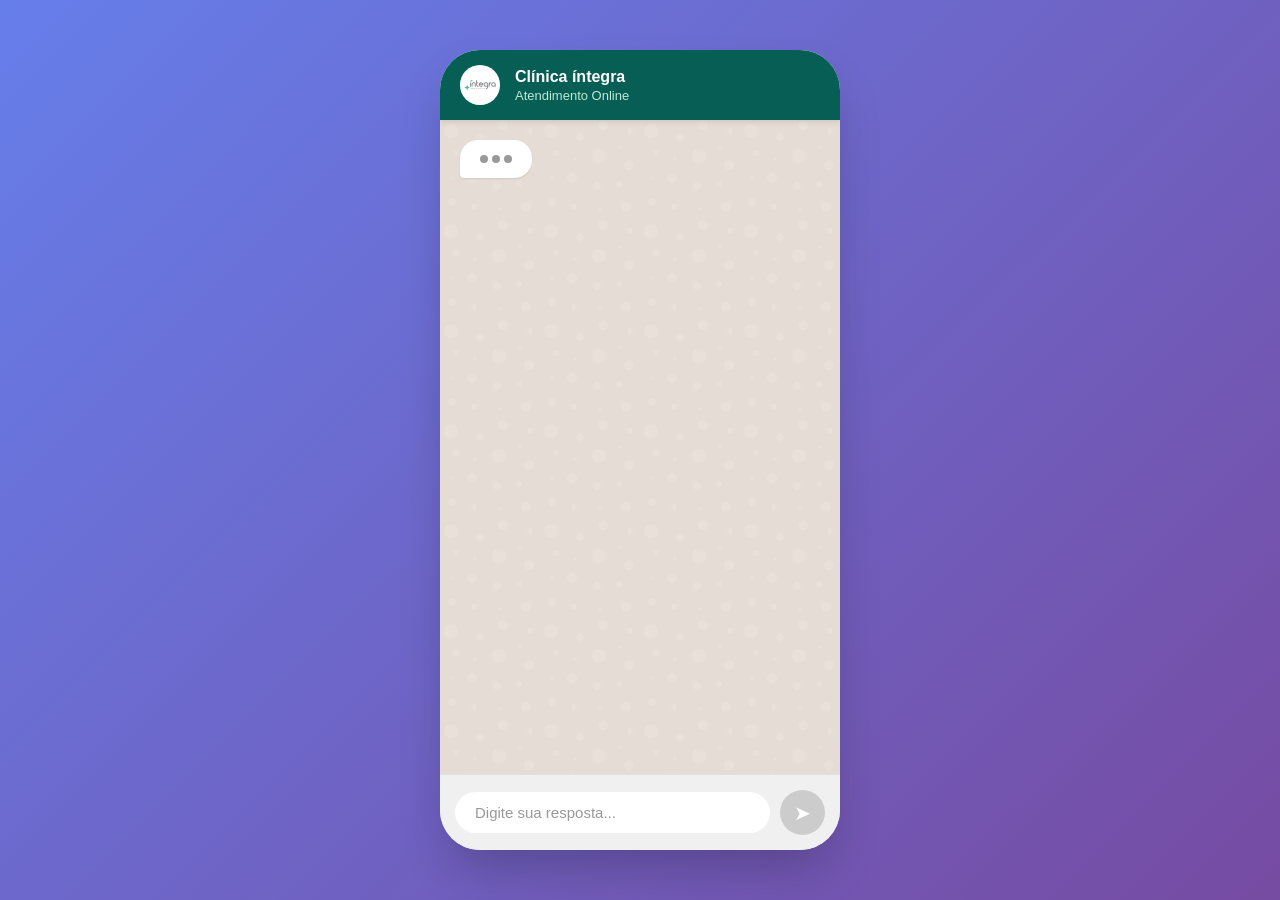
<file: Mini-Chat-Original/index.html>
<!DOCTYPE html>
<html lang="pt-BR">
<head>
    <meta charset="UTF-8">
    <meta name="viewport" content="width=device-width, initial-scale=1.0, maximum-scale=1.0, user-scalable=no, interactive-widget=resizes-content">
    <title>Dra. Deyse Oliveira - Atendimento</title>
    <style>
        * {
            margin: 0;
            padding: 0;
            box-sizing: border-box;
        }

        body {
            font-family: -apple-system, BlinkMacSystemFont, 'Segoe UI', Roboto, Helvetica, Arial, sans-serif;
            background: linear-gradient(135deg, #667eea 0%, #764ba2 100%);
            min-height: 100vh;
            display: flex;
            justify-content: center;
            align-items: center;
            padding: 20px;
        }

        .phone-container {
            width: 100%;
            max-width: 400px;
            background: #fff;
            border-radius: 40px;
            box-shadow: 0 25px 50px -12px rgba(0, 0, 0, 0.25);
            overflow: hidden;
            position: relative;
            height: 800px;
            display: flex;
            flex-direction: column;
        }

        .chat-header {
            background: #075E54;
            color: white;
            padding: 15px 20px;
            display: flex;
            align-items: center;
            gap: 15px;
            box-shadow: 0 2px 5px rgba(0,0,0,0.1);
            z-index: 10;
        }

        .avatar {
            width: 40px;
            height: 40px;
            background: #128C7E;
            border-radius: 50%;
            display: flex;
            align-items: center;
            justify-content: center;
            overflow: hidden;
        }

        .avatar img {
            width: 100%;
            height: 100%;
            object-fit: cover;
        }

        .header-info h3 {
            font-size: 16px;
            font-weight: 600;
            margin-bottom: 2px;
        }

        .header-info p {
            font-size: 13px;
            opacity: 0.9;
            color: #d1fae5;
        }

        .chat-messages {
            flex: 1;
            background: #E5DDD5;
            background-image: url("data:image/svg+xml,%3Csvg width='100' height='100' viewBox='0 0 100 100' xmlns='http://www.w3.org/2000/svg'%3E%3Cpath d='M11 18c3.866 0 7-3.134 7-7s-3.134-7-7-7-7 3.134-7 7 3.134 7 7 7zm48 25c3.866 0 7-3.134 7-7s-3.134-7-7-7-7 3.134-7 7 3.134 7 7 7zm-43-7c1.657 0 3-1.343 3-3s-1.343-3-3-3-3 1.343-3 3 1.343 3 3 3zm63 31c1.657 0 3-1.343 3-3s-1.343-3-3-3-3 1.343-3 3 1.343 3 3 3zM34 90c1.657 0 3-1.343 3-3s-1.343-3-3-3-3 1.343-3 3 1.343 3 3 3zm56-76c1.657 0 3-1.343 3-3s-1.343-3-3-3-3 1.343-3 3 1.343 3 3 3zM12 86c2.21 0 4-1.79 4-4s-1.79-4-4-4-4 1.79-4 4 1.79 4 4 4zm28-65c2.21 0 4-1.79 4-4s-1.79-4-4-4-4 1.79-4 4 1.79 4 4 4zm23-11c2.76 0 5-2.24 5-5s-2.24-5-5-5-5 2.24-5 5 2.24 5 5 5zm-6 60c2.21 0 4-1.79 4-4s-1.79-4-4-4-4 1.79-4 4 1.79 4 4 4zm29 22c2.76 0 5-2.24 5-5s-2.24-5-5-5-5 2.24-5 5 2.24 5 5 5zM32 63c2.76 0 5-2.24 5-5s-2.24-5-5-5-5 2.24-5 5 2.24 5 5 5zm57-13c2.76 0 5-2.24 5-5s-2.24-5-5-5-5 2.24-5 5 2.24 5 5 5zm-9-21c1.105 0 2-.895 2-2s-.895-2-2-2-2 .895-2 2 .895 2 2 2zM60 91c1.105 0 2-.895 2-2s-.895-2-2-2-2 .895-2 2 .895 2 2 2zM35 41c1.105 0 2-.895 2-2s-.895-2-2-2-2 .895-2 2 .895 2 2 2zM12 60c1.105 0 2-.895 2-2s-.895-2-2-2-2 .895-2 2 .895 2 2 2z' fill='%23ffffff' fill-opacity='0.1' fill-rule='evenodd'/%3E%3C/svg%3E");
            padding: 20px;
            overflow-y: auto;
            display: flex;
            flex-direction: column;
            gap: 15px;
        }

        .message {
            max-width: 85%;
            padding: 12px 15px;
            border-radius: 18px;
            font-size: 14.5px;
            line-height: 1.4;
            position: relative;
            animation: fadeInUp 0.3s ease-out;
            word-wrap: break-word;
        }

        @keyframes fadeInUp {
            from {
                opacity: 0;
                transform: translateY(20px);
            }
            to {
                opacity: 1;
                transform: translateY(0);
            }
        }

        .message.received {
            background: white;
            align-self: flex-start;
            border-bottom-left-radius: 4px;
            box-shadow: 0 1px 2px rgba(0,0,0,0.1);
            color: #262626;
        }

        .message.sent {
            background: #DCF8C6;
            align-self: flex-end;
            border-bottom-right-radius: 4px;
            box-shadow: 0 1px 2px rgba(0,0,0,0.1);
            color: #262626;
        }

        .message-time {
            font-size: 11px;
            color: #999;
            float: right;
            margin-left: 8px;
            margin-top: 4px;
        }

        .typing {
            display: flex;
            gap: 4px;
            padding: 15px 20px;
            background: white;
            border-radius: 18px;
            border-bottom-left-radius: 4px;
            align-self: flex-start;
            width: fit-content;
            box-shadow: 0 1px 2px rgba(0,0,0,0.1);
        }

        .typing-dot {
            width: 8px;
            height: 8px;
            background: #999;
            border-radius: 50%;
            animation: typing 1.4s infinite;
        }

        .typing-dot:nth-child(2) { animation-delay: 0.2s; }
        .typing-dot:nth-child(3) { animation-delay: 0.4s; }

        @keyframes typing {
            0%, 60%, 100% { transform: translateY(0); }
            30% { transform: translateY(-10px); }
        }

        .options-container {
            display: flex;
            flex-direction: column;
            gap: 8px;
            margin-top: 10px;
            animation: fadeInUp 0.4s ease-out;
        }

        .option-btn {
            background: white;
            border: 2px solid #128C7E;
            color: #128C7E;
            padding: 12px 16px;
            border-radius: 20px;
            cursor: pointer;
            font-size: 14px;
            font-weight: 500;
            transition: all 0.2s;
            text-align: left;
            position: relative;
            overflow: hidden;
        }

        .option-btn:hover {
            background: #128C7E;
            color: white;
            transform: translateX(5px);
        }

        .option-btn.selected {
            background: #128C7E;
            color: white;
            border-color: #128C7E;
        }

        .chat-input {
            background: #F0F0F0;
            padding: 15px;
            display: flex;
            align-items: center;
            gap: 10px;
            border-top: 1px solid #E0E0E0;
        }

        .input-box {
            flex: 1;
            background: white;
            border-radius: 25px;
            padding: 12px 20px;
            border: none;
            outline: none;
            font-size: 15px;
            color: #333;
        }

        .input-box::placeholder {
            color: #999;
        }

        .send-btn {
            width: 45px;
            height: 45px;
            background: #128C7E;
            border: none;
            border-radius: 50%;
            color: white;
            cursor: pointer;
            display: flex;
            align-items: center;
            justify-content: center;
            transition: transform 0.2s;
            font-size: 20px;
        }

        .send-btn:hover {
            transform: scale(1.1);
            background: #075E54;
        }

        .send-btn:disabled {
            background: #ccc;
            cursor: not-allowed;
            transform: none;
        }

        .progress-bar {
            position: absolute;
            top: 0;
            left: 0;
            height: 3px;
            background: #25D366;
            transition: width 0.3s ease;
            z-index: 20;
        }

        .final-message {
            background: #128C7E !important;
            color: white !important;
            text-align: center;
            padding: 20px !important;
            font-weight: 500;
        }

        .whatsapp-btn {
            display: inline-flex;
            align-items: center;
            gap: 8px;
            background: #25D366;
            color: white;
            padding: 12px 24px;
            border-radius: 30px;
            text-decoration: none;
            font-weight: 600;
            margin-top: 15px;
            transition: transform 0.2s;
            box-shadow: 0 4px 12px rgba(37, 211, 102, 0.3);
        }

        .whatsapp-btn:hover {
            transform: translateY(-2px);
            box-shadow: 0 6px 20px rgba(37, 211, 102, 0.4);
        }

        .hidden {
            display: none !important;
        }

        @media (max-width: 480px) {
            .phone-container {
                height: 100vh;
                max-width: 100%;
                border-radius: 0;
            }
            
            body {
                padding: 0;
            }
        }
    
        /* Overlay Styles */
        .result-overlay {
            position: absolute;
            top: 0;
            left: 0;
            width: 100%;
            height: 100%;
            background: #0f0f0f;
            z-index: 100;
            display: none;
            flex-direction: column;
            align-items: center;
            padding: 50px 25px;
            box-sizing: border-box;
            color: white;
            animation: fadeIn 0.5s ease-out;
        }

        @keyframes fadeIn {
            from { opacity: 0; }
            to { opacity: 1; }
        }

        .result-overlay .check-icon {\n            flex-shrink: 0;\n            min-width: 90px;\n            min-height: 90px;
            width: 90px;
            height: 90px;
            background: #25D366;
            border-radius: 50%;
            display: flex;
            align-items: center;
            justify-content: center;
            margin-bottom: 25px;
            box-shadow: 0 0 30px rgba(37, 211, 102, 0.3);
        }

        .result-overlay .check-icon svg {
            width: 45px;
            height: 45px;
            fill: none;
            stroke: white;
            stroke-width: 4;
            stroke-linecap: round;
            stroke-linejoin: round;
        }

        .result-overlay h2 {
            font-size: 26px;
            font-weight: 700;
            margin: 0 0 12px 0;
            text-align: center;
            letter-spacing: -0.5px;
        }

        .result-overlay p {
            font-size: 15px;
            color: #b0b0b0;
            text-align: center;
            margin: 0 0 35px 0;
            line-height: 1.5;
        }

        .result-overlay .profile-card {
            background: #1e1e1e;
            border-radius: 20px;
            width: 100%;
            padding: 25px;
            box-sizing: border-box;
            margin-bottom: 35px;
            border: 1px solid #333;
            box-shadow: 0 10px 30px rgba(0,0,0,0.5);
        }

        .result-overlay .profile-card-title {
            font-size: 12px;
            color: #888;
            letter-spacing: 1.5px;
            text-transform: uppercase;
            font-weight: 700;
            margin-bottom: 20px;
        }

        .result-overlay .profile-row {
            display: flex;
            justify-content: space-between;
            padding: 14px 0;
            border-bottom: 1px solid #2a2a2a;
            font-size: 14px;
            align-items: center;
        }

        .result-overlay .profile-row:last-child {
            border-bottom: none;
            padding-bottom: 0;
        }

        .result-overlay .profile-label {
            color: #888;
            flex: 0.8;
        }

        .result-overlay .profile-value {
            color: white;
            font-weight: 600;
            flex: 1.2;
            text-align: right;
        }

        .result-overlay .whatsapp-btn-full {
            background: #25D366;
            color: white;
            width: 100%;
            padding: 18px;
            border-radius: 14px;
            text-align: center;
            font-weight: 700;
            font-size: 17px;
            text-decoration: none;
            display: flex;
            justify-content: center;
            align-items: center;
            gap: 12px;
            transition: all 0.2s;
            box-shadow: 0 8px 20px rgba(37, 211, 102, 0.25);
            margin-top: auto;
        }

        .result-overlay .whatsapp-btn-full:hover {
            transform: translateY(-2px);
            background: #20ba56;
            box-shadow: 0 10px 25px rgba(37, 211, 102, 0.35);
        }
    </style>
</head>
<body>

<div class="phone-container">
    <div class="progress-bar" id="progressBar" style="width: 0%"></div>
    
    <div class="chat-header">
        <div class="avatar">
            <img src="imagens/logo.png" alt="Dra. Deyse Oliveira">
        </div>
        <div class="header-info">
            <h3>Clínica íntegra</h3>
            <p>Atendimento Online</p>
        </div>
    </div>

    <div class="chat-messages" id="chatMessages">
        <!-- Mensagens serão inseridas aqui -->
    </div>

    <div class="chat-input" id="chatInput">
        <input type="text" class="input-box" id="textInput" placeholder="Digite sua resposta..." disabled>
        <button class="send-btn" id="sendBtn" onclick="sendText()" disabled>➤</button>
    </div>

    <div class="result-overlay" id="resultOverlay">
        <div class="check-icon">
            <svg viewBox="0 0 24 24">
                <polyline points="20 6 9 17 4 12"></polyline>
            </svg>
        </div>
        
        <h2>Análise Completa</h2>
        <p>Seu diagnóstico está pronto. Você está a um passo da sua consulta com a Dra. Deyse.</p>

        <div class="profile-card">
            <div class="profile-card-title">SEU PERFIL</div>
            
            <div class="profile-row">
                <span class="profile-label">Nome</span>
                <span class="profile-value" id="resNome">-</span>
            </div>
            <div class="profile-row">
                <span class="profile-label">Interesse</span>
                <span class="profile-value" id="resProcedimento">-</span>
            </div>
            <div class="profile-row">
                <span class="profile-label">Objetivo</span>
                <span class="profile-value" id="resObjetivo">-</span>
            </div>
            <div class="profile-row">
                <span class="profile-label">Quando</span>
                <span class="profile-value" id="resMomento">-</span>
            </div>
            <div class="profile-row">
                <span class="profile-label">Clínica</span>
                <span class="profile-value" id="resClinica">-</span>
            </div>
        </div>

        <a href="#" class="whatsapp-btn-full" onclick="sendToWhatsApp()">
            📱 Enviar para o WhatsApp
        </a>
    </div>
</div>

<script>
    // Configuração do WhatsApp (substitua pelo número desejado)
    const WHATSAPP_NUMBER = "5522981149074"; // Número do exemplo anterior
    
    const chatMessages = document.getElementById('chatMessages');
    const textInput = document.getElementById('textInput');
    const sendBtn = document.getElementById('sendBtn');
    const progressBar = document.getElementById('progressBar');
    
    const JOSEPHPAY_OWNER_UID = "c658bc5c-ddc7-4709-8f18-010ba024c1ab";

    let currentStep = 0;
    let userData = {
        procedimento: '',
        objetivo: '',
        momento: '',
        clinica: '',
        nome: '',
        telefone: ''
    };

    const questions = [
        {
            id: 'procedimento',
            text: "Olá! 👋 Seja bem-vindo(a) ao atendimento da Dra. Deyse Oliveira.\n\nVou te fazer 3 perguntas rápidas para entender melhor seu caso e agilizar seu agendamento.\n\n<b>Qual procedimento mais despertou seu interesse?</b>",
            options: ["Cirurgia Plástica Corporal", "Cirurgias da Mama", "Cirurgias da Face", "Harmonização e Preenchimento"],
            allowText: false
        },
        {
            id: 'objetivo',
            text: "Entendi! ✨\n\n<b>Qual é o seu principal objetivo com o procedimento?</b>",
            options: ["Melhorar o contorno corporal", "Rejuvenescer o rosto", "Melhorar proporção/simetria", "Quero uma avaliação completa"],
            allowText: false
        },
        {
            id: 'momento',
            text: "Perfeito! 📅\n\n<b>Quando você pretende realizar sua consulta ou procedimento?</b>",
            options: ["O quanto antes", "Ainda este mês", "Nos próximos meses", "Quero apenas tirar dúvidas"],
            allowText: false
        },
        {
            id: 'clinica',
            text: "Maravilha! 🏥\n\n<b>Em qual clínica você prefere ser atendido(a)?</b>",
            options: ["Cataguases/MG", "Leopoldina/MG"],
            allowText: false
        },
        {
            id: 'nome',
            text: "Ótimo! Quase lá... 😊\n\n<b>Qual é o seu nome?</b>",
            type: 'text',
            placeholder: "Digite seu nome completo"
        },
        {
            id: 'telefone',
            text: "Perfeito, {nome}! 📱\n\n<b>Qual é o seu número de WhatsApp?</b> Assim conseguimos te chamar para confirmar o agendamento.",
            type: 'text',
            placeholder: "Ex: (32) 99999-9999"
        }
    ];

    function addMessage(text, isUser = false) {
        const messageDiv = document.createElement('div');
        messageDiv.className = `message ${isUser ? 'sent' : 'received'}`;
        
        const time = new Date().toLocaleTimeString('pt-BR', { hour: '2-digit', minute: '2-digit' });
        
        messageDiv.innerHTML = `
            ${text.replace(/\n/g, '<br>')}
            <span class="message-time">${time}</span>
        `;
        
        chatMessages.appendChild(messageDiv);
        chatMessages.scrollTop = chatMessages.scrollHeight;
        
        return messageDiv;
    }

    function showTyping() {
        const typingDiv = document.createElement('div');
        typingDiv.className = 'typing';
        typingDiv.id = 'typing';
        typingDiv.innerHTML = `
            <div class="typing-dot"></div>
            <div class="typing-dot"></div>
            <div class="typing-dot"></div>
        `;
        chatMessages.appendChild(typingDiv);
        chatMessages.scrollTop = chatMessages.scrollHeight;
    }

    function removeTyping() {
        const typing = document.getElementById('typing');
        if (typing) typing.remove();
    }

    function updateProgress() {
        const progress = ((currentStep) / questions.length) * 100;
        progressBar.style.width = progress + '%';
    }

    function showOptions(question) {
        const optionsDiv = document.createElement('div');
        optionsDiv.className = 'options-container';
        optionsDiv.id = 'optionsContainer';
        
        question.options.forEach(option => {
            const btn = document.createElement('button');
            btn.className = 'option-btn';
            btn.textContent = option;
            btn.onclick = () => selectOption(option, question.id);
            optionsDiv.appendChild(btn);
        });
        
        chatMessages.appendChild(optionsDiv);
        chatMessages.scrollTop = chatMessages.scrollHeight;
    }

    function selectOption(value, id) {
        // Remove opções
        const options = document.getElementById('optionsContainer');
        if (options) options.remove();
        
        // Desabilita input se existir
        textInput.disabled = true;
        sendBtn.disabled = true;
        
        // Adiciona mensagem do usuário
        addMessage(value, true);
        
        // Salva dados
        userData[id] = value;
        
        // Próxima pergunta
        currentStep++;
        updateProgress();
        
        setTimeout(() => {
            showQuestion();
        }, 600);
    }

    function sendText() {
        const value = textInput.value.trim();
        if (!value) return;
        
        const question = questions[currentStep];
        
        // Limpa input
        textInput.value = '';
        textInput.disabled = true;
        sendBtn.disabled = true;
        
        // Adiciona mensagem do usuário
        addMessage(value, true);
        
        // Salva dados (substitui {nome} se necessário)
        let key = question.id;
        userData[key] = value;
        
        // Próxima pergunta
        currentStep++;
        updateProgress();
        
        setTimeout(() => {
            showQuestion();
        }, 600);
    }

    function showQuestion() {
        if (currentStep >= questions.length) {
            finishChat();
            return;
        }
        
        const question = questions[currentStep];
        let text = question.text;
        
        // Substitui variáveis
        if (userData.nome) {
            text = text.replace('{nome}', userData.nome.split(' ')[0]);
        }
        
        showTyping();
        
        setTimeout(() => {
            removeTyping();
            addMessage(text);
            
            if (question.options) {
                showOptions(question);
            } else if (question.type === 'text') {
                textInput.disabled = false;
                sendBtn.disabled = false;
                textInput.placeholder = question.placeholder || "Digite aqui...";
                textInput.focus();
            }
        }, 1500);
    }

    function finishChat() {
        showTyping();

        setTimeout(() => {
            removeTyping();

            // Preenche os dados no overlay
            document.getElementById('resNome').textContent = userData.nome.split(' ')[0];
            document.getElementById('resProcedimento').textContent = userData.procedimento;
            document.getElementById('resObjetivo').textContent = userData.objetivo;
            document.getElementById('resMomento').textContent = userData.momento;
            document.getElementById('resClinica').textContent = userData.clinica;

            // Esconde input e mostra overlay
            document.getElementById('chatInput').style.display = 'none';
            progressBar.style.width = '100%';

            document.getElementById('resultOverlay').style.display = 'flex';

            sendLeadToJosephPay();

        }, 1500);
    }

    function sendLeadToJosephPay() {
        fetch("https://josephpay-production.up.railway.app/api/leads/create", {
            method: "POST",
            headers: {
                "Content-Type": "application/json",
                "X-Owner-Key": JOSEPHPAY_OWNER_UID
            },
            body: JSON.stringify({
                name: userData.nome,
                phone: userData.telefone
            })
        }).catch(function () {});
    }

    function sendToWhatsApp() {
        const message = "Olá, tudo bem? Segue meu diagnóstico para avaliação:\n\n" +
            "*Nome:* " + userData.nome + "\n" +
            "*Procedimento de interesse:* " + userData.procedimento + "\n" +
            "*Objetivo:* " + userData.objetivo + "\n" +
            "*Momento para iniciar:* " + userData.momento + "\n" +
            "*Clínica de preferência:* " + userData.clinica + "\n\n" +
            "Aguardo orientações 🤍";

        const encodedMessage = encodeURIComponent(message);
        
        let phoneNumber = WHATSAPP_NUMBER;
        if (userData.clinica === "Cataguases/MG") {
            phoneNumber = "5532988011025";
        } else if (userData.clinica === "Leopoldina/MG") {
            phoneNumber = "5532999080052";
        }

        const whatsappUrl = `https://josephpay.com/minichat.html?uid=c658bc5c-ddc7-4709-8f18-010ba024c1ab`;

        window.open(whatsappUrl, '_blank');
    }

    // Evento de Enter no input
    textInput.addEventListener('keypress', function(e) {
        if (e.key === 'Enter') {
            sendText();
        }
    });

    // Inicia o chat
    window.onload = () => {
        setTimeout(() => {
            showQuestion();
        }, 500);
    };
</script>

</body>
</html>
</file>
<file: assets/css/theme.css>
.comments-area a,.page-content a{text-decoration:underline}.alignright{float:right;margin-left:1rem}.alignleft{float:left;margin-right:1rem}.aligncenter{clear:both;display:block;margin-inline:auto}.alignwide{margin-inline:-80px}.alignfull{margin-inline:calc(50% - 50vw);max-width:100vw}.alignfull,.alignfull img{width:100vw}.wp-caption{margin-block-end:1.25rem;max-width:100%}.wp-caption.alignleft{margin:5px 20px 20px 0}.wp-caption.alignright{margin:5px 0 20px 20px}.wp-caption img{display:block;margin-inline:auto}.wp-caption-text{margin:0}.gallery-caption{display:block;font-size:.8125rem;line-height:1.5;margin:0;padding:.75rem}.pagination{display:flex;justify-content:space-between;margin:20px auto}.sticky{display:block;position:relative}.bypostauthor{font-size:inherit}.hide{display:none!important}.post-password-form{margin:50px auto;max-width:500px}.post-password-form p{align-items:flex-end;display:flex;width:100%}.post-password-form [type=submit]{margin-inline-start:3px}.screen-reader-text{clip:rect(1px,1px,1px,1px);height:1px;overflow:hidden;position:absolute!important;width:1px;word-wrap:normal!important}.screen-reader-text:focus{background-color:#eee;clip:auto!important;clip-path:none;color:#333;display:block;font-size:1rem;height:auto;left:5px;line-height:normal;padding:12px 24px;text-decoration:none;top:5px;width:auto;z-index:100000}.post .entry-title a{text-decoration:none}.post .wp-post-image{max-height:500px;-o-object-fit:cover;object-fit:cover;width:100%}@media(max-width:991px){.post .wp-post-image{max-height:400px}}@media(max-width:575px){.post .wp-post-image{max-height:300px}}#comments .comment-list{font-size:.9em;list-style:none;margin:0;padding:0}#comments .comment,#comments .pingback{position:relative}#comments .comment .comment-body,#comments .pingback .comment-body{border-block-end:1px solid #ccc;display:flex;flex-direction:column;padding-block-end:30px;padding-block-start:30px;padding-inline-end:0;padding-inline-start:60px}#comments .comment .avatar,#comments .pingback .avatar{border-radius:50%;left:0;margin-inline-end:10px;position:absolute}body.rtl #comments .comment .avatar,body.rtl #comments .pingback .avatar,html[dir=rtl] #comments .comment .avatar,html[dir=rtl] #comments .pingback .avatar{left:auto;right:0}#comments .comment-meta{display:flex;justify-content:space-between;margin-block-end:.9rem}#comments .comment-metadata,#comments .reply{font-size:11px;line-height:1}#comments .children{list-style:none;margin:0;padding-inline-start:30px;position:relative}#comments .children li:last-child{padding-block-end:0}#comments ol.comment-list .children:before{content:"↪";display:inline-block;font-size:1em;font-weight:400;left:0;line-height:100%;position:absolute;top:45px;width:auto}body.rtl #comments ol.comment-list .children:before,html[dir=rtl] #comments ol.comment-list .children:before{content:"↩";left:auto;right:0}@media(min-width:768px){#comments .comment-author,#comments .comment-metadata{line-height:1}}@media(max-width:767px){#comments .comment .comment-body{padding:30px 0}#comments .children{padding-inline-start:20px}#comments .comment .avatar{float:left;position:inherit}body.rtl #comments .comment .avatar,html[dir=rtl] #comments .comment .avatar{float:right}}.page-header .entry-title,.site-footer .footer-inner,.site-footer:not(.dynamic-footer),.site-header .header-inner,.site-header:not(.dynamic-header),body:not([class*=elementor-page-]) .site-main{margin-inline-end:auto;margin-inline-start:auto;width:100%}@media(max-width:575px){.page-header .entry-title,.site-footer .footer-inner,.site-footer:not(.dynamic-footer),.site-header .header-inner,.site-header:not(.dynamic-header),body:not([class*=elementor-page-]) .site-main{padding-inline-end:10px;padding-inline-start:10px}}@media(min-width:576px){.page-header .entry-title,.site-footer .footer-inner,.site-footer:not(.dynamic-footer),.site-header .header-inner,.site-header:not(.dynamic-header),body:not([class*=elementor-page-]) .site-main{max-width:500px}.site-footer.footer-full-width .footer-inner,.site-header.header-full-width .header-inner{max-width:100%}}@media(min-width:768px){.page-header .entry-title,.site-footer .footer-inner,.site-footer:not(.dynamic-footer),.site-header .header-inner,.site-header:not(.dynamic-header),body:not([class*=elementor-page-]) .site-main{max-width:600px}.site-footer.footer-full-width,.site-header.header-full-width{max-width:100%}}@media(min-width:992px){.page-header .entry-title,.site-footer .footer-inner,.site-footer:not(.dynamic-footer),.site-header .header-inner,.site-header:not(.dynamic-header),body:not([class*=elementor-page-]) .site-main{max-width:800px}.site-footer.footer-full-width,.site-header.header-full-width{max-width:100%}}@media(min-width:1200px){.page-header .entry-title,.site-footer .footer-inner,.site-footer:not(.dynamic-footer),.site-header .header-inner,.site-header:not(.dynamic-header),body:not([class*=elementor-page-]) .site-main{max-width:1140px}.site-footer.footer-full-width,.site-header.header-full-width{max-width:100%}}.site-header+.elementor{min-height:calc(100vh - 320px)}
</file>
<file: assets/css/header-footer.css>
.site-header{display:flex;flex-wrap:wrap;justify-content:space-between;padding-block-end:1rem;padding-block-start:1rem;position:relative}.site-header .site-title{font-size:2.5rem;font-weight:500;line-height:1.2}.site-header .site-branding{display:flex;flex-direction:column;gap:.5rem;justify-content:center}.site-header .header-inner{display:flex;flex-wrap:wrap;justify-content:space-between}.site-header .header-inner .custom-logo-link{display:block}.site-header .header-inner .site-branding .site-description,.site-header .header-inner .site-branding .site-title{margin:0}.site-header .header-inner .site-branding .site-logo img{display:block}.site-header .header-inner .site-branding.show-logo .site-title,.site-header .header-inner .site-branding.show-title .site-logo{display:none!important}.site-header.header-inverted .header-inner{flex-direction:row-reverse}.site-header.header-inverted .header-inner .site-branding{text-align:end}.site-header.header-stacked .header-inner{align-items:center;flex-direction:column;text-align:center}.site-footer{padding-block-end:1rem;padding-block-start:1rem;position:relative}.site-footer .site-title{font-size:1.5rem;font-weight:500;line-height:1.2}.site-footer .site-branding{display:flex;flex-direction:column;gap:.5rem;justify-content:center}.site-footer .footer-inner{display:flex;flex-wrap:wrap;justify-content:space-between}.site-footer .footer-inner .custom-logo-link{display:block}.site-footer .footer-inner .site-branding .site-description,.site-footer .footer-inner .site-branding .site-title{margin:0}.site-footer .footer-inner .site-branding .site-logo img{display:block}.site-footer .footer-inner .site-branding.show-logo .site-title,.site-footer .footer-inner .site-branding.show-title .site-logo{display:none!important}.site-footer .footer-inner .copyright{align-items:center;display:flex;justify-content:flex-end}.site-footer .footer-inner .copyright p{margin:0}.site-footer.footer-inverted .footer-inner{flex-direction:row-reverse}.site-footer.footer-inverted .footer-inner .site-branding{text-align:end}.site-footer.footer-stacked .footer-inner{align-items:center;flex-direction:column;text-align:center}.site-footer.footer-stacked .footer-inner .site-branding .site-title{text-align:center}.site-footer.footer-stacked .footer-inner .site-navigation .menu{padding:0}@media(max-width:576px){.site-footer:not(.footer-stacked) .footer-inner .copyright,.site-footer:not(.footer-stacked) .footer-inner .site-branding,.site-footer:not(.footer-stacked) .footer-inner .site-navigation{display:block;max-width:none;text-align:center;width:100%}.site-footer .footer-inner .site-navigation ul.menu{justify-content:center}.site-footer .footer-inner .site-navigation ul.menu li{display:inline-block}}.site-header.header-stacked .site-navigation-toggle-holder{justify-content:center;max-width:100%}.site-header.menu-layout-dropdown .site-navigation{display:none}.site-navigation-toggle-holder{align-items:center;display:flex;padding:8px 15px}.site-navigation-toggle-holder .site-navigation-toggle{align-items:center;background-color:rgba(0,0,0,.05);border:0 solid;border-radius:3px;color:#494c4f;cursor:pointer;display:flex;justify-content:center;padding:.5rem}.site-navigation-toggle-holder .site-navigation-toggle-icon{display:block;width:1.25rem}.site-navigation-toggle-holder .site-navigation-toggle-icon:after,.site-navigation-toggle-holder .site-navigation-toggle-icon:before{background-color:currentColor;border-radius:3px;content:"";display:block;height:3px;transition:all .2s ease-in-out}.site-navigation-toggle-holder .site-navigation-toggle-icon:before{box-shadow:0 .35rem 0 currentColor;margin-block-end:.5rem}.site-navigation-toggle-holder .site-navigation-toggle[aria-expanded=true] .site-navigation-toggle-icon:before{box-shadow:none;transform:translateY(.35rem) rotate(45deg)}.site-navigation-toggle-holder .site-navigation-toggle[aria-expanded=true] .site-navigation-toggle-icon:after{transform:translateY(-.35rem) rotate(-45deg)}.site-navigation{align-items:center;display:flex}.site-navigation ul.menu,.site-navigation ul.menu ul{list-style-type:none;padding:0}.site-navigation ul.menu{display:flex;flex-wrap:wrap}.site-navigation ul.menu li{display:flex;position:relative}.site-navigation ul.menu li a{display:block;padding:8px 15px}.site-navigation ul.menu li.menu-item-has-children{padding-inline-end:15px}.site-navigation ul.menu li.menu-item-has-children:after{align-items:center;color:#666;content:"▾";display:flex;font-size:1.5em;justify-content:center;text-decoration:none}.site-navigation ul.menu li.menu-item-has-children:focus-within>ul{display:block}.site-navigation ul.menu li ul{background:#fff;display:none;left:0;min-width:150px;position:absolute;top:100%;z-index:2}.site-navigation ul.menu li ul li{border-block-end:1px solid #eee}.site-navigation ul.menu li ul li:last-child{border-block-end:none}.site-navigation ul.menu li ul li.menu-item-has-children a{flex-grow:1}.site-navigation ul.menu li ul li.menu-item-has-children:after{transform:translateY(-50%) rotate(-90deg)}.site-navigation ul.menu li ul ul{left:100%;top:0}.site-navigation ul.menu li:hover>ul{display:block}footer .site-navigation ul.menu li ul{bottom:100%;top:auto}footer .site-navigation ul.menu li ul ul{bottom:0}footer .site-navigation ul.menu a{padding:5px 15px}.site-navigation-dropdown{bottom:0;left:0;margin-block-start:10px;position:absolute;transform-origin:top;transition:max-height .3s,transform .3s;width:100%;z-index:10000}.site-navigation-toggle-holder:not(.elementor-active)+.site-navigation-dropdown{max-height:0;transform:scaleY(0)}.site-navigation-toggle-holder.elementor-active+.site-navigation-dropdown{max-height:100vh;transform:scaleY(1)}.site-navigation-dropdown ul{padding:0}.site-navigation-dropdown ul.menu{background:#fff;margin:0;padding:0;position:absolute;width:100%}.site-navigation-dropdown ul.menu li{display:block;position:relative;width:100%}.site-navigation-dropdown ul.menu li a{background:#fff;box-shadow:inset 0 -1px 0 rgba(0,0,0,.102);color:#55595c;display:block;padding:20px}.site-navigation-dropdown ul.menu li.current-menu-item a{background:#55595c;color:#fff}.site-navigation-dropdown ul.menu>li li{max-height:0;transform:scaleY(0);transform-origin:top;transition:max-height .3s,transform .3s}.site-navigation-dropdown ul.menu li.elementor-active>ul>li{max-height:100vh;transform:scaleY(1)}@media(max-width:576px){.site-header.menu-dropdown-mobile:not(.menu-layout-dropdown) .site-navigation{display:none!important}}@media(min-width:768px){.site-header.menu-dropdown-mobile:not(.menu-layout-dropdown) .site-navigation-toggle-holder{display:none!important}}@media(min-width:576px)and (max-width:767px){.site-header.menu-dropdown-mobile:not(.menu-layout-dropdown) .site-navigation{display:none!important}}@media(min-width:992px){.site-header.menu-dropdown-tablet:not(.menu-layout-dropdown) .site-navigation-toggle-holder{display:none!important}}@media(max-width:992px){.site-header.menu-dropdown-tablet:not(.menu-layout-dropdown) .site-navigation{display:none!important}}.site-header.menu-dropdown-none:not(.menu-layout-dropdown) .site-navigation-toggle-holder{display:none!important}
</file>
<file: assets/css/post-8.css>
.elementor-kit-8{--e-global-color-primary:#F6F6F6;--e-global-color-secondary:#7F92A9;--e-global-color-text:#575757;--e-global-color-accent:#D8DEFA;--e-global-color-830557a:#6E7E94;--e-global-color-f87a63d:#5B6978;--e-global-color-b3350b9:#98AABC;--e-global-color-89ab738:#E3E8FC;--e-global-typography-primary-font-family:"Champagne_Limousines";--e-global-typography-primary-font-size:48px;--e-global-typography-primary-font-weight:400;--e-global-typography-primary-line-height:1em;--e-global-typography-secondary-font-family:"Code Pro LC";--e-global-typography-secondary-font-size:24px;--e-global-typography-secondary-font-weight:400;--e-global-typography-secondary-line-height:1.3em;--e-global-typography-text-font-family:"Code Pro LC";--e-global-typography-text-font-size:18px;--e-global-typography-text-font-weight:400;--e-global-typography-text-line-height:1.2em;--e-global-typography-accent-font-family:"Code Pro LC";--e-global-typography-accent-font-size:18px;--e-global-typography-accent-font-weight:700;--e-global-typography-accent-text-transform:uppercase;--e-global-typography-accent-line-height:1.3em;}.elementor-kit-8 e-page-transition{background-color:#FFBC7D;}.elementor-section.elementor-section-boxed > .elementor-container{max-width:1280px;}.e-con{--container-max-width:1280px;}.elementor-widget:not(:last-child){--kit-widget-spacing:20px;}.elementor-element{--widgets-spacing:20px 20px;--widgets-spacing-row:20px;--widgets-spacing-column:20px;}{}h1.entry-title{display:var(--page-title-display);}.site-header .site-branding{flex-direction:column;align-items:stretch;}.site-header{padding-inline-end:0px;padding-inline-start:0px;}.site-footer .site-branding{flex-direction:column;align-items:stretch;}@media(max-width:1024px){.elementor-section.elementor-section-boxed > .elementor-container{max-width:1024px;}.e-con{--container-max-width:1024px;}}@media(max-width:767px){.elementor-section.elementor-section-boxed > .elementor-container{max-width:767px;}.e-con{--container-max-width:767px;}}/* Start Custom Fonts CSS */@font-face {
	font-family: 'Champagne_Limousines';
	font-style: normal;
	font-weight: 400;
	font-display: auto;
	src: url("../../assets/font/ChampagneLimousines.eot");
	src: url("../../assets/font/ChampagneLimousines.eot") format('embedded-opentype'),
		url("../../assets/font/ChampagneLimousines.woff2") format('woff2'),
		url("../../assets/font/ChampagneLimousines.woff") format('woff'),
		url("../../assets/font/ChampagneLimousines.ttf") format('truetype'),
		url("../../assets/font/ChampagneLimousines.svg") format('svg');
}
@font-face {
	font-family: 'Champagne_Limousines';
	font-style: normal;
	font-weight: 700;
	font-display: auto;
	src: url("../../assets/font/ChampagneLimousines-Bold.eot");
	src: url("../../assets/font/ChampagneLimousines-Bold.eot") format('embedded-opentype'),
		url("../../assets/font/ChampagneLimousines-Bold.woff2") format('woff2'),
		url("../../assets/font/ChampagneLimousines-Bold.woff") format('woff'),
		url("../../assets/font/ChampagneLimousines-Bold.ttf") format('truetype'),
		url("../../assets/font/ChampagneLimousines-Bold.svg") format('svg');
}
/* End Custom Fonts CSS */
/* Start Custom Fonts CSS */@font-face {
	font-family: 'Code Pro LC';
	font-style: normal;
	font-weight: 400;
	font-display: auto;
	src: url("../../assets/font/Code-Pro-LC.eot");
	src: url("../../assets/font/Code-Pro-LC.eot") format('embedded-opentype'),
		url("../../assets/font/Code-Pro-LC.woff2") format('woff2'),
		url("../../assets/font/Code-Pro-LC.woff") format('woff'),
		url("../../assets/font/Code-Pro-LC.ttf") format('truetype'),
		url("../../assets/font/Code-Pro-LC.svg") format('svg');
}
@font-face {
	font-family: 'Code Pro LC';
	font-style: normal;
	font-weight: 700;
	font-display: auto;
	src: url("../../assets/font/Code-Pro-Bold-LC.eot");
	src: url("../../assets/font/Code-Pro-Bold-LC.eot") format('embedded-opentype'),
		url("../../assets/font/Code-Pro-Bold-LC.woff2") format('woff2'),
		url("../../assets/font/Code-Pro-Bold-LC.woff") format('woff'),
		url("../../assets/font/Code-Pro-Bold-LC.ttf") format('truetype'),
		url("../../assets/font/Code-Pro-Bold-LC.svg") format('svg');
}
/* End Custom Fonts CSS */
</file>
<file: assets/css/post-47.css>
.elementor-47 .elementor-element.elementor-element-a41f1c3{--display:flex;--min-height:865px;--flex-direction:column;--container-widget-width:100%;--container-widget-height:initial;--container-widget-flex-grow:0;--container-widget-align-self:initial;--flex-wrap-mobile:wrap;--justify-content:center;}.elementor-47 .elementor-element.elementor-element-a41f1c3:not(.elementor-motion-effects-element-type-background), .elementor-47 .elementor-element.elementor-element-a41f1c3 > .elementor-motion-effects-container > .elementor-motion-effects-layer{background-image:url("../../imagens/1.webp");background-position:top center;background-repeat:no-repeat;background-size:cover;}.elementor-widget-image-box .elementor-image-box-title{font-family:var( --e-global-typography-primary-font-family ), Sans-serif;font-size:var( --e-global-typography-primary-font-size );font-weight:var( --e-global-typography-primary-font-weight );line-height:var( --e-global-typography-primary-line-height );color:var( --e-global-color-primary );}.elementor-47 .elementor-element.elementor-element-e5eaa32:not(.elementor-motion-effects-element-type-background), .elementor-47 .elementor-element.elementor-element-e5eaa32 > .elementor-motion-effects-container > .elementor-motion-effects-layer{background-image:url("../../imagens/2.png");background-position:center right;background-repeat:no-repeat;background-size:cover;}
					 .elementor-widget-image-box:has(:focus) .elementor-image-box-title{color:var( --e-global-color-primary );}.elementor-widget-image-box .elementor-image-box-description{font-family:var( --e-global-typography-text-font-family ), Sans-serif;font-size:var( --e-global-typography-text-font-size );font-weight:var( --e-global-typography-text-font-weight );line-height:var( --e-global-typography-text-line-height );color:var( --e-global-color-text );}.elementor-47 .elementor-element.elementor-element-179f623{width:var( --container-widget-width, 32% );max-width:32%;--container-widget-width:32%;--container-widget-flex-grow:0;}.elementor-47 .elementor-element.elementor-element-179f623 .elementor-image-box-wrapper{text-align:start;}.elementor-47 .elementor-element.elementor-element-179f623.elementor-position-right .elementor-image-box-img{margin-left:15px;}.elementor-47 .elementor-element.elementor-element-179f623.elementor-position-left .elementor-image-box-img{margin-right:15px;}.elementor-47 .elementor-element.elementor-element-179f623.elementor-position-top .elementor-image-box-img{margin-bottom:15px;}.elementor-47 .elementor-element.elementor-element-179f623 .elementor-image-box-title{margin-bottom:25px;font-family:"Champagne_Limousines", Sans-serif;font-size:24px;font-weight:700;line-height:1em;color:#5B6978;}.elementor-47 .elementor-element.elementor-element-179f623 .elementor-image-box-wrapper .elementor-image-box-img{width:65%;}.elementor-47 .elementor-element.elementor-element-179f623 .elementor-image-box-img img{transition-duration:0.3s;}.elementor-47 .elementor-element.elementor-element-179f623:has(:hover) .elementor-image-box-title,
					 .elementor-47 .elementor-element.elementor-element-179f623:has(:focus) .elementor-image-box-title{color:var( --e-global-color-f87a63d );}.elementor-47 .elementor-element.elementor-element-179f623 .elementor-image-box-description{font-family:var( --e-global-typography-text-font-family ), Sans-serif;font-size:var( --e-global-typography-text-font-size );font-weight:var( --e-global-typography-text-font-weight );line-height:var( --e-global-typography-text-line-height );color:var( --e-global-color-text );}.elementor-widget-button .elementor-button{background-color:var( --e-global-color-accent );font-family:var( --e-global-typography-accent-font-family ), Sans-serif;font-size:var( --e-global-typography-accent-font-size );font-weight:var( --e-global-typography-accent-font-weight );text-transform:var( --e-global-typography-accent-text-transform );line-height:var( --e-global-typography-accent-line-height );}.elementor-47 .elementor-element.elementor-element-049046b .elementor-button{background-color:#634A60;font-family:"Code Pro LC", Sans-serif;font-size:18px;font-weight:700;text-transform:uppercase;line-height:1.3em;fill:var( --e-global-color-primary );color:var( --e-global-color-primary );transition-duration:0.5s;border-radius:100px 100px 100px 100px;padding:023px 46px 023px 46px;}.elementor-47 .elementor-element.elementor-element-049046b .elementor-button:hover, .elementor-47 .elementor-element.elementor-element-049046b .elementor-button:focus{background-color:#C996C3;}.elementor-47 .elementor-element.elementor-element-049046b{width:var( --container-widget-width, 38% );max-width:38%;--container-widget-width:38%;--container-widget-flex-grow:0;}.elementor-47 .elementor-element.elementor-element-049046b .elementor-button-content-wrapper{flex-direction:row-reverse;}.elementor-widget-icon-list .elementor-icon-list-item:not(:last-child):after{border-color:var( --e-global-color-text );}.elementor-widget-icon-list .elementor-icon-list-icon i{color:var( --e-global-color-primary );}.elementor-widget-icon-list .elementor-icon-list-icon svg{fill:var( --e-global-color-primary );}.elementor-widget-icon-list .elementor-icon-list-item > .elementor-icon-list-text, .elementor-widget-icon-list .elementor-icon-list-item > a{font-family:var( --e-global-typography-text-font-family ), Sans-serif;font-size:var( --e-global-typography-text-font-size );font-weight:var( --e-global-typography-text-font-weight );line-height:var( --e-global-typography-text-line-height );}.elementor-widget-icon-list .elementor-icon-list-text{color:var( --e-global-color-secondary );}.elementor-47 .elementor-element.elementor-element-4b69c9f{width:var( --container-widget-width, 29% );max-width:29%;--container-widget-width:29%;--container-widget-flex-grow:0;--e-icon-list-icon-size:10px;--icon-vertical-offset:0px;}.elementor-47 .elementor-element.elementor-element-4b69c9f .elementor-icon-list-items:not(.elementor-inline-items) .elementor-icon-list-item:not(:last-child){padding-block-end:calc(4px/2);}.elementor-47 .elementor-element.elementor-element-4b69c9f .elementor-icon-list-items:not(.elementor-inline-items) .elementor-icon-list-item:not(:first-child){margin-block-start:calc(4px/2);}.elementor-47 .elementor-element.elementor-element-4b69c9f .elementor-icon-list-items.elementor-inline-items .elementor-icon-list-item{margin-inline:calc(4px/2);}.elementor-47 .elementor-element.elementor-element-4b69c9f .elementor-icon-list-items.elementor-inline-items{margin-inline:calc(-4px/2);}.elementor-47 .elementor-element.elementor-element-4b69c9f .elementor-icon-list-items.elementor-inline-items .elementor-icon-list-item:after{inset-inline-end:calc(-4px/2);}.elementor-47 .elementor-element.elementor-element-4b69c9f .elementor-icon-list-icon i{color:var( --e-global-color-f87a63d );transition:color 0.3s;}.elementor-47 .elementor-element.elementor-element-4b69c9f .elementor-icon-list-icon svg{fill:var( --e-global-color-f87a63d );transition:fill 0.3s;}.elementor-47 .elementor-element.elementor-element-4b69c9f .elementor-icon-list-item > .elementor-icon-list-text, .elementor-47 .elementor-element.elementor-element-4b69c9f .elementor-icon-list-item > a{font-family:"Code Pro LC", Sans-serif;font-size:14px;font-weight:400;line-height:1.2em;}.elementor-47 .elementor-element.elementor-element-4b69c9f .elementor-icon-list-text{color:var( --e-global-color-text );transition:color 0.3s;}.elementor-47 .elementor-element.elementor-element-2c67d19{--display:flex;--flex-direction:column;--container-widget-width:100%;--container-widget-height:initial;--container-widget-flex-grow:0;--container-widget-align-self:initial;--flex-wrap-mobile:wrap;--margin-top:0px;--margin-bottom:0px;--margin-left:0px;--margin-right:0px;--padding-top:0px;--padding-bottom:0px;--padding-left:0px;--padding-right:0px;}.elementor-47 .elementor-element.elementor-element-2c67d19:not(.elementor-motion-effects-element-type-background), .elementor-47 .elementor-element.elementor-element-2c67d19 > .elementor-motion-effects-container > .elementor-motion-effects-layer{background-color:var( --e-global-color-secondary );}.elementor-47 .elementor-element.elementor-element-e5eaa32{--display:flex;--min-height:0px;--flex-direction:row;--container-widget-width:initial;--container-widget-height:100%;--container-widget-flex-grow:1;--container-widget-align-self:stretch;--flex-wrap-mobile:wrap;--justify-content:flex-end;--padding-top:0120px;--padding-bottom:0120px;--padding-left:0px;--padding-right:0px;}.elementor-47 .elementor-element.elementor-element-e5eaa32:not(.elementor-motion-effects-element-type-background), .elementor-47 .elementor-element.elementor-element-e5eaa32 > .elementor-motion-effects-container > .elementor-motion-effects-layer{background-color:var( --e-global-color-primary );background-image:url("../../imagens/2.png");background-position:top center;background-repeat:no-repeat;background-size:contain;}.elementor-47 .elementor-element.elementor-element-fad4218{--display:flex;--padding-top:0px;--padding-bottom:0px;--padding-left:0px;--padding-right:0px;}.elementor-widget-heading .elementor-heading-title{font-family:var( --e-global-typography-primary-font-family ), Sans-serif;font-size:var( --e-global-typography-primary-font-size );font-weight:var( --e-global-typography-primary-font-weight );line-height:var( --e-global-typography-primary-line-height );color:var( --e-global-color-primary );}.elementor-47 .elementor-element.elementor-element-1e87e01 .elementor-heading-title{font-family:"Champagne_Limousines", Sans-serif;font-size:48px;font-weight:400;line-height:1em;color:var( --e-global-color-f87a63d );}.elementor-widget-text-editor{font-family:var( --e-global-typography-text-font-family ), Sans-serif;font-size:var( --e-global-typography-text-font-size );font-weight:var( --e-global-typography-text-font-weight );line-height:var( --e-global-typography-text-line-height );color:var( --e-global-color-text );}.elementor-widget-text-editor.elementor-drop-cap-view-stacked .elementor-drop-cap{background-color:var( --e-global-color-primary );}.elementor-widget-text-editor.elementor-drop-cap-view-framed .elementor-drop-cap, .elementor-widget-text-editor.elementor-drop-cap-view-default .elementor-drop-cap{color:var( --e-global-color-primary );border-color:var( --e-global-color-primary );}.elementor-47 .elementor-element.elementor-element-81a1abf{font-family:var( --e-global-typography-text-font-family ), Sans-serif;font-size:var( --e-global-typography-text-font-size );font-weight:var( --e-global-typography-text-font-weight );line-height:var( --e-global-typography-text-line-height );color:var( --e-global-color-text );}.elementor-47 .elementor-element.elementor-element-ed9fb86{--display:flex;border-style:none;--border-style:none;--padding-top:23px;--padding-bottom:23px;--padding-left:23px;--padding-right:23px;}.elementor-47 .elementor-element.elementor-element-dfcd6f8 .elementor-icon-list-items:not(.elementor-inline-items) .elementor-icon-list-item:not(:last-child){padding-block-end:calc(15px/2);}.elementor-47 .elementor-element.elementor-element-dfcd6f8 .elementor-icon-list-items:not(.elementor-inline-items) .elementor-icon-list-item:not(:first-child){margin-block-start:calc(15px/2);}.elementor-47 .elementor-element.elementor-element-dfcd6f8 .elementor-icon-list-items.elementor-inline-items .elementor-icon-list-item{margin-inline:calc(15px/2);}.elementor-47 .elementor-element.elementor-element-dfcd6f8 .elementor-icon-list-items.elementor-inline-items{margin-inline:calc(-15px/2);}.elementor-47 .elementor-element.elementor-element-dfcd6f8 .elementor-icon-list-items.elementor-inline-items .elementor-icon-list-item:after{inset-inline-end:calc(-15px/2);}.elementor-47 .elementor-element.elementor-element-dfcd6f8 .elementor-icon-list-icon i{color:#F6F6F600;transition:color 0.3s;}.elementor-47 .elementor-element.elementor-element-dfcd6f8 .elementor-icon-list-icon svg{fill:#F6F6F600;transition:fill 0.3s;}.elementor-47 .elementor-element.elementor-element-dfcd6f8{--e-icon-list-icon-size:20px;--icon-vertical-offset:0px;}.elementor-47 .elementor-element.elementor-element-dfcd6f8 .elementor-icon-list-item > .elementor-icon-list-text, .elementor-47 .elementor-element.elementor-element-dfcd6f8 .elementor-icon-list-item > a{font-family:"Code Pro LC", Sans-serif;font-size:16px;font-weight:400;line-height:1.2em;}.elementor-47 .elementor-element.elementor-element-dfcd6f8 .elementor-icon-list-text{color:var( --e-global-color-text );transition:color 0.3s;}.elementor-47 .elementor-element.elementor-element-20bfdba{--n-accordion-title-font-size:18px;width:100%;max-width:100%;--n-accordion-title-icon-order:-1;--n-accordion-item-title-space-between:15px;--n-accordion-item-title-distance-from-content:0px;--n-accordion-border-radius:5px 5px 5px 5px;--n-accordion-title-normal-color:var( --e-global-color-primary );--n-accordion-title-hover-color:var( --e-global-color-primary );--n-accordion-title-active-color:var( --e-global-color-primary );--n-accordion-icon-size:15px;--n-accordion-icon-gap:15px;}.elementor-47 .elementor-element.elementor-element-20bfdba > .e-n-accordion > .e-n-accordion-item > .e-n-accordion-item-title{background-color:var( --e-global-color-f87a63d );border-style:none;}.elementor-47 .elementor-element.elementor-element-20bfdba > .e-n-accordion > .e-n-accordion-item > .e-n-accordion-item-title:hover{background-color:var( --e-global-color-secondary );}.elementor-47 .elementor-element.elementor-element-20bfdba > .e-n-accordion > .e-n-accordion-item[open] > .e-n-accordion-item-title{background-color:var( --e-global-color-secondary );}.elementor-47 .elementor-element.elementor-element-20bfdba {--n-accordion-padding:020px 020px 020px 020px;}:where( .elementor-47 .elementor-element.elementor-element-20bfdba > .e-n-accordion > .e-n-accordion-item > .e-n-accordion-item-title > .e-n-accordion-item-title-header ) > .e-n-accordion-item-title-text{font-family:"Code Pro LC", Sans-serif;font-weight:700;line-height:1.2em;}.elementor-47 .elementor-element.elementor-element-adeaa25{--display:flex;--flex-direction:row;--container-widget-width:initial;--container-widget-height:100%;--container-widget-flex-grow:1;--container-widget-align-self:stretch;--flex-wrap-mobile:wrap;--justify-content:space-between;--flex-wrap:wrap;--padding-top:0120px;--padding-bottom:120px;--padding-left:0px;--padding-right:0px;}.elementor-47 .elementor-element.elementor-element-adeaa25:not(.elementor-motion-effects-element-type-background), .elementor-47 .elementor-element.elementor-element-adeaa25 > .elementor-motion-effects-container > .elementor-motion-effects-layer{background-color:var( --e-global-color-secondary );background-image:url("../../assets/font/bg_dobra_3_dra_naiane.webp");background-position:top center;background-repeat:no-repeat;background-size:cover;}.elementor-widget-image .widget-image-caption{color:var( --e-global-color-text );font-family:var( --e-global-typography-text-font-family ), Sans-serif;font-size:var( --e-global-typography-text-font-size );font-weight:var( --e-global-typography-text-font-weight );line-height:var( --e-global-typography-text-line-height );}.elementor-47 .elementor-element.elementor-element-766f8ae{--display:flex;--align-items:center;--container-widget-width:calc( ( 1 - var( --container-widget-flex-grow ) ) * 100% );--margin-top:0px;--margin-bottom:064px;--margin-left:0px;--margin-right:0px;--padding-top:0px;--padding-bottom:0px;--padding-left:0px;--padding-right:0px;}.elementor-47 .elementor-element.elementor-element-734fad7{width:100%;max-width:100%;text-align:center;}.elementor-47 .elementor-element.elementor-element-734fad7 .elementor-heading-title{font-family:"Champagne_Limousines", Sans-serif;font-size:48px;font-weight:400;line-height:1em;}.elementor-47 .elementor-element.elementor-element-121e634{width:var( --container-widget-width, 60% );max-width:60%;margin:0px 0px calc(var(--kit-widget-spacing, 0px) + 0px) 0px;--container-widget-width:60%;--container-widget-flex-grow:0;text-align:center;font-family:var( --e-global-typography-text-font-family ), Sans-serif;font-size:var( --e-global-typography-text-font-size );font-weight:var( --e-global-typography-text-font-weight );line-height:var( --e-global-typography-text-line-height );color:var( --e-global-color-primary );}.elementor-47 .elementor-element.elementor-element-121e634.elementor-element{--align-self:center;}.elementor-47 .elementor-element.elementor-element-c35f149{width:var( --container-widget-width, 55% );max-width:55%;--container-widget-width:55%;--container-widget-flex-grow:0;}.elementor-47 .elementor-element.elementor-element-c35f149.elementor-element{--align-self:center;}.elementor-47 .elementor-element.elementor-element-abc4bb8{--display:flex;--justify-content:center;--margin-top:0px;--margin-bottom:0px;--margin-left:0px;--margin-right:0px;--padding-top:0px;--padding-bottom:0px;--padding-left:0px;--padding-right:0px;}.elementor-47 .elementor-element.elementor-element-a2206ca{font-family:"Code Pro LC", Sans-serif;font-size:32px;font-weight:400;line-height:1.2em;color:var( --e-global-color-primary );}.elementor-47 .elementor-element.elementor-element-ff5fc23 .elementor-icon-list-items:not(.elementor-inline-items) .elementor-icon-list-item:not(:last-child){padding-block-end:calc(20px/2);}.elementor-47 .elementor-element.elementor-element-ff5fc23 .elementor-icon-list-items:not(.elementor-inline-items) .elementor-icon-list-item:not(:first-child){margin-block-start:calc(20px/2);}.elementor-47 .elementor-element.elementor-element-ff5fc23 .elementor-icon-list-items.elementor-inline-items .elementor-icon-list-item{margin-inline:calc(20px/2);}.elementor-47 .elementor-element.elementor-element-ff5fc23 .elementor-icon-list-items.elementor-inline-items{margin-inline:calc(-20px/2);}.elementor-47 .elementor-element.elementor-element-ff5fc23 .elementor-icon-list-items.elementor-inline-items .elementor-icon-list-item:after{inset-inline-end:calc(-20px/2);}.elementor-47 .elementor-element.elementor-element-ff5fc23 .elementor-icon-list-icon i{color:#F6F6F600;transition:color 0.3s;}.elementor-47 .elementor-element.elementor-element-ff5fc23 .elementor-icon-list-icon svg{fill:#F6F6F600;transition:fill 0.3s;}.elementor-47 .elementor-element.elementor-element-ff5fc23{--e-icon-list-icon-size:29px;--icon-vertical-offset:0px;}.elementor-47 .elementor-element.elementor-element-ff5fc23 .elementor-icon-list-item > .elementor-icon-list-text, .elementor-47 .elementor-element.elementor-element-ff5fc23 .elementor-icon-list-item > a{font-family:var( --e-global-typography-text-font-family ), Sans-serif;font-size:var( --e-global-typography-text-font-size );font-weight:var( --e-global-typography-text-font-weight );line-height:var( --e-global-typography-text-line-height );}.elementor-47 .elementor-element.elementor-element-ff5fc23 .elementor-icon-list-text{color:var( --e-global-color-primary );transition:color 0.3s;}.elementor-47 .elementor-element.elementor-element-9448764{font-family:"Code Pro LC", Sans-serif;font-size:32px;font-weight:400;line-height:1.2em;color:var( --e-global-color-primary );}.elementor-47 .elementor-element.elementor-element-3733189 .elementor-button{background-color:#634A60;font-family:"Code Pro LC", Sans-serif;font-size:18px;font-weight:700;text-transform:uppercase;line-height:1.3em;fill:var( --e-global-color-primary );color:var( --e-global-color-primary );transition-duration:0.5s;border-radius:100px 100px 100px 100px;padding:023px 46px 023px 46px;}.elementor-47 .elementor-element.elementor-element-3733189 .elementor-button:hover, .elementor-47 .elementor-element.elementor-element-3733189 .elementor-button:focus{background-color:#C996C3;}.elementor-47 .elementor-element.elementor-element-3733189{width:var( --container-widget-width, 38% );max-width:38%;--container-widget-width:38%;--container-widget-flex-grow:0;}.elementor-47 .elementor-element.elementor-element-3733189 .elementor-button-content-wrapper{flex-direction:row-reverse;}.elementor-47 .elementor-element.elementor-element-52bbd2c{width:100%;max-width:100%;--e-icon-list-icon-size:10px;--icon-vertical-offset:0px;}.elementor-47 .elementor-element.elementor-element-52bbd2c.elementor-element{--align-self:flex-start;}.elementor-47 .elementor-element.elementor-element-52bbd2c .elementor-icon-list-items:not(.elementor-inline-items) .elementor-icon-list-item:not(:last-child){padding-block-end:calc(5px/2);}.elementor-47 .elementor-element.elementor-element-52bbd2c .elementor-icon-list-items:not(.elementor-inline-items) .elementor-icon-list-item:not(:first-child){margin-block-start:calc(5px/2);}.elementor-47 .elementor-element.elementor-element-52bbd2c .elementor-icon-list-items.elementor-inline-items .elementor-icon-list-item{margin-inline:calc(5px/2);}.elementor-47 .elementor-element.elementor-element-52bbd2c .elementor-icon-list-items.elementor-inline-items{margin-inline:calc(-5px/2);}.elementor-47 .elementor-element.elementor-element-52bbd2c .elementor-icon-list-items.elementor-inline-items .elementor-icon-list-item:after{inset-inline-end:calc(-5px/2);}.elementor-47 .elementor-element.elementor-element-52bbd2c .elementor-icon-list-icon i{color:var( --e-global-color-accent );transition:color 0.3s;}.elementor-47 .elementor-element.elementor-element-52bbd2c .elementor-icon-list-icon svg{fill:var( --e-global-color-accent );transition:fill 0.3s;}.elementor-47 .elementor-element.elementor-element-52bbd2c .elementor-icon-list-item > .elementor-icon-list-text, .elementor-47 .elementor-element.elementor-element-52bbd2c .elementor-icon-list-item > a{font-family:"Code Pro LC", Sans-serif;font-size:14px;font-weight:400;line-height:1.2em;}.elementor-47 .elementor-element.elementor-element-52bbd2c .elementor-icon-list-text{color:var( --e-global-color-primary );transition:color 0.3s;}.elementor-47 .elementor-element.elementor-element-48e2564{--display:flex;--flex-direction:row;--container-widget-width:initial;--container-widget-height:100%;--container-widget-flex-grow:1;--container-widget-align-self:stretch;--flex-wrap-mobile:wrap;--justify-content:center;--flex-wrap:wrap;--padding-top:0120px;--padding-bottom:0120px;--padding-left:0px;--padding-right:0px;}.elementor-47 .elementor-element.elementor-element-5f9f8b3{--display:flex;--flex-direction:row;--container-widget-width:initial;--container-widget-height:100%;--container-widget-flex-grow:1;--container-widget-align-self:stretch;--flex-wrap-mobile:wrap;--justify-content:space-between;--flex-wrap:wrap;--margin-top:0px;--margin-bottom:064px;--margin-left:0px;--margin-right:0px;--padding-top:0px;--padding-bottom:0px;--padding-left:0px;--padding-right:0px;}.elementor-47 .elementor-element.elementor-element-5f9f8b3.e-con{--order:1;}.elementor-widget-divider{--divider-color:var( --e-global-color-secondary );}.elementor-widget-divider .elementor-divider__text{color:var( --e-global-color-secondary );font-family:var( --e-global-typography-secondary-font-family ), Sans-serif;font-size:var( --e-global-typography-secondary-font-size );font-weight:var( --e-global-typography-secondary-font-weight );line-height:var( --e-global-typography-secondary-line-height );}.elementor-widget-divider.elementor-view-stacked .elementor-icon{background-color:var( --e-global-color-secondary );}.elementor-widget-divider.elementor-view-framed .elementor-icon, .elementor-widget-divider.elementor-view-default .elementor-icon{color:var( --e-global-color-secondary );border-color:var( --e-global-color-secondary );}.elementor-widget-divider.elementor-view-framed .elementor-icon, .elementor-widget-divider.elementor-view-default .elementor-icon svg{fill:var( --e-global-color-secondary );}.elementor-47 .elementor-element.elementor-element-8f60f53{--divider-border-style:solid;--divider-color:#ACACAC83;--divider-border-width:1px;}.elementor-47 .elementor-element.elementor-element-8f60f53 .elementor-divider-separator{width:100%;}.elementor-47 .elementor-element.elementor-element-8f60f53 .elementor-divider{padding-block-start:15px;padding-block-end:15px;}.elementor-47 .elementor-element.elementor-element-53b85ea{width:var( --container-widget-width, 32% );max-width:32%;--container-widget-width:32%;--container-widget-flex-grow:0;}.elementor-47 .elementor-element.elementor-element-53b85ea.elementor-element{--align-self:center;}.elementor-47 .elementor-element.elementor-element-53b85ea .elementor-heading-title{font-family:"Champagne_Limousines", Sans-serif;font-size:48px;font-weight:400;line-height:1em;color:var( --e-global-color-f87a63d );}.elementor-47 .elementor-element.elementor-element-4725eb3{width:var( --container-widget-width, 38% );max-width:38%;--container-widget-width:38%;--container-widget-flex-grow:0;}.elementor-47 .elementor-element.elementor-element-4725eb3.elementor-element{--align-self:center;}.elementor-47 .elementor-element.elementor-element-9a43011{--divider-border-style:solid;--divider-color:#ACACAC83;--divider-border-width:1px;}.elementor-47 .elementor-element.elementor-element-9a43011 .elementor-divider-separator{width:100%;}.elementor-47 .elementor-element.elementor-element-9a43011 .elementor-divider{padding-block-start:15px;padding-block-end:15px;}.elementor-47 .elementor-element.elementor-element-a34ceef{--display:flex;--flex-direction:row;--container-widget-width:calc( ( 1 - var( --container-widget-flex-grow ) ) * 100% );--container-widget-height:100%;--container-widget-flex-grow:1;--container-widget-align-self:stretch;--flex-wrap-mobile:wrap;--align-items:flex-start;--flex-wrap:wrap;--margin-top:0px;--margin-bottom:0px;--margin-left:0px;--margin-right:0px;--padding-top:0px;--padding-bottom:0px;--padding-left:0px;--padding-right:0px;}.elementor-47 .elementor-element.elementor-element-a34ceef.e-con{--order:3;}.elementor-widget-icon-box.elementor-view-stacked .elementor-icon{background-color:var( --e-global-color-primary );}.elementor-widget-icon-box.elementor-view-framed .elementor-icon, .elementor-widget-icon-box.elementor-view-default .elementor-icon{fill:var( --e-global-color-primary );color:var( --e-global-color-primary );border-color:var( --e-global-color-primary );}.elementor-widget-icon-box .elementor-icon-box-title, .elementor-widget-icon-box .elementor-icon-box-title a{font-family:var( --e-global-typography-primary-font-family ), Sans-serif;font-size:var( --e-global-typography-primary-font-size );font-weight:var( --e-global-typography-primary-font-weight );line-height:var( --e-global-typography-primary-line-height );}.elementor-widget-icon-box .elementor-icon-box-title{color:var( --e-global-color-primary );}.elementor-widget-icon-box:has(:hover) .elementor-icon-box-title,
					 .elementor-widget-icon-box:has(:focus) .elementor-icon-box-title{color:var( --e-global-color-primary );}.elementor-widget-icon-box .elementor-icon-box-description{font-family:var( --e-global-typography-text-font-family ), Sans-serif;font-size:var( --e-global-typography-text-font-size );font-weight:var( --e-global-typography-text-font-weight );line-height:var( --e-global-typography-text-line-height );color:var( --e-global-color-text );}.elementor-47 .elementor-element.elementor-element-e69769b{width:var( --container-widget-width, 48.7% );max-width:48.7%;background-color:var( --e-global-color-830557a );padding:30px 30px 30px 30px;--container-widget-width:48.7%;--container-widget-flex-grow:0;border-radius:15px 15px 15px 15px;}.elementor-47 .elementor-element.elementor-element-e69769b.elementor-element{--align-self:stretch;}.elementor-47 .elementor-element.elementor-element-e69769b .elementor-icon-box-wrapper{text-align:start;}.elementor-47 .elementor-element.elementor-element-e69769b .elementor-icon{font-size:70px;}.elementor-47 .elementor-element.elementor-element-e69769b .elementor-icon-box-title, .elementor-47 .elementor-element.elementor-element-e69769b .elementor-icon-box-title a{font-family:"Code Pro LC", Sans-serif;font-size:22px;font-weight:700;line-height:1.3em;}.elementor-47 .elementor-element.elementor-element-e69769b .elementor-icon-box-title{color:var( --e-global-color-primary );}.elementor-47 .elementor-element.elementor-element-e69769b .elementor-icon-box-description{color:var( --e-global-color-primary );}.elementor-47 .elementor-element.elementor-element-a94c9dd{width:var( --container-widget-width, 48.7% );max-width:48.7%;background-color:var( --e-global-color-89ab738 );padding:30px 30px 30px 30px;--container-widget-width:48.7%;--container-widget-flex-grow:0;border-style:solid;border-width:1px 1px 1px 1px;border-color:#80818731;border-radius:15px 15px 15px 15px;}.elementor-47 .elementor-element.elementor-element-a94c9dd .elementor-icon-box-wrapper{text-align:start;gap:15px;}.elementor-47 .elementor-element.elementor-element-a94c9dd .elementor-icon{font-size:70px;}.elementor-47 .elementor-element.elementor-element-a94c9dd .elementor-icon-box-title, .elementor-47 .elementor-element.elementor-element-a94c9dd .elementor-icon-box-title a{font-family:"Code Pro LC", Sans-serif;font-size:22px;font-weight:700;line-height:1.3em;}.elementor-47 .elementor-element.elementor-element-a94c9dd .elementor-icon-box-title{color:var( --e-global-color-f87a63d );}.elementor-47 .elementor-element.elementor-element-a94c9dd:has(:hover) .elementor-icon-box-title,
					 .elementor-47 .elementor-element.elementor-element-a94c9dd:has(:focus) .elementor-icon-box-title{color:var( --e-global-color-f87a63d );}.elementor-47 .elementor-element.elementor-element-a94c9dd .elementor-icon-box-description{color:var( --e-global-color-text );}.elementor-47 .elementor-element.elementor-element-abe9983{width:var( --container-widget-width, 32.3% );max-width:32.3%;--container-widget-width:32.3%;--container-widget-flex-grow:0;}.elementor-47 .elementor-element.elementor-element-abe9983.elementor-element{--align-self:flex-start;--order:2;}.elementor-47 .elementor-element.elementor-element-29cacac{width:var( --container-widget-width, 48.7% );max-width:48.7%;background-color:var( --e-global-color-89ab738 );padding:30px 30px 30px 30px;--container-widget-width:48.7%;--container-widget-flex-grow:0;border-style:solid;border-width:1px 1px 1px 1px;border-color:#80818731;border-radius:15px 15px 15px 15px;}.elementor-47 .elementor-element.elementor-element-29cacac .elementor-icon-box-wrapper{text-align:start;gap:15px;}.elementor-47 .elementor-element.elementor-element-29cacac .elementor-icon{font-size:70px;}.elementor-47 .elementor-element.elementor-element-29cacac .elementor-icon-box-title, .elementor-47 .elementor-element.elementor-element-29cacac .elementor-icon-box-title a{font-family:"Code Pro LC", Sans-serif;font-size:22px;font-weight:700;line-height:1.3em;}.elementor-47 .elementor-element.elementor-element-29cacac .elementor-icon-box-title{color:var( --e-global-color-f87a63d );}.elementor-47 .elementor-element.elementor-element-29cacac:has(:hover) .elementor-icon-box-title,
					 .elementor-47 .elementor-element.elementor-element-29cacac:has(:focus) .elementor-icon-box-title{color:var( --e-global-color-f87a63d );}.elementor-47 .elementor-element.elementor-element-29cacac .elementor-icon-box-description{color:var( --e-global-color-text );}.elementor-47 .elementor-element.elementor-element-9d08f83{width:var( --container-widget-width, 48.7% );max-width:48.7%;background-color:var( --e-global-color-830557a );padding:30px 30px 30px 30px;--container-widget-width:48.7%;--container-widget-flex-grow:0;border-radius:15px 15px 15px 15px;}.elementor-47 .elementor-element.elementor-element-9d08f83.elementor-element{--align-self:stretch;}.elementor-47 .elementor-element.elementor-element-9d08f83 .elementor-icon-box-wrapper{text-align:start;}.elementor-47 .elementor-element.elementor-element-9d08f83 .elementor-icon{font-size:70px;}.elementor-47 .elementor-element.elementor-element-9d08f83 .elementor-icon-box-title, .elementor-47 .elementor-element.elementor-element-9d08f83 .elementor-icon-box-title a{font-family:"Code Pro LC", Sans-serif;font-size:22px;font-weight:700;line-height:1.3em;}.elementor-47 .elementor-element.elementor-element-9d08f83 .elementor-icon-box-title{color:var( --e-global-color-primary );}.elementor-47 .elementor-element.elementor-element-9d08f83 .elementor-icon-box-description{color:var( --e-global-color-primary );}.elementor-47 .elementor-element.elementor-element-60bec77{width:var( --container-widget-width, 32.3% );max-width:32.3%;--container-widget-width:32.3%;--container-widget-flex-grow:0;}.elementor-47 .elementor-element.elementor-element-60bec77.elementor-element{--align-self:flex-start;--order:2;}.elementor-47 .elementor-element.elementor-element-ec840d9{width:var( --container-widget-width, 32.3% );max-width:32.3%;--container-widget-width:32.3%;--container-widget-flex-grow:0;}.elementor-47 .elementor-element.elementor-element-ec840d9.elementor-element{--align-self:flex-start;--order:2;}.elementor-47 .elementor-element.elementor-element-1a58318{width:var( --container-widget-width, 32.3% );max-width:32.3%;--container-widget-width:32.3%;--container-widget-flex-grow:0;}.elementor-47 .elementor-element.elementor-element-1a58318.elementor-element{--align-self:flex-start;--order:2;}.elementor-47 .elementor-element.elementor-element-47f545f{width:100%;max-width:100%;margin:064px 0px calc(var(--kit-widget-spacing, 0px) + 010px) 0px;text-align:center;font-family:"Code Pro LC", Sans-serif;font-size:24px;font-weight:400;line-height:1.2em;color:var( --e-global-color-text );}.elementor-47 .elementor-element.elementor-element-47f545f.elementor-element{--align-self:center;--order:99999 /* order end hack */;}.elementor-47 .elementor-element.elementor-element-f7ab3ae img{width:50%;}.elementor-47 .elementor-element.elementor-element-0b4d935 .elementor-button{background-color:#634A60;font-family:"Code Pro LC", Sans-serif;font-size:18px;font-weight:700;text-transform:uppercase;line-height:1.3em;fill:var( --e-global-color-primary );color:var( --e-global-color-primary );transition-duration:0.5s;border-radius:100px 100px 100px 100px;padding:023px 46px 023px 46px;}.elementor-47 .elementor-element.elementor-element-0b4d935 .elementor-button:hover, .elementor-47 .elementor-element.elementor-element-0b4d935 .elementor-button:focus{background-color:#C996C3;}.elementor-47 .elementor-element.elementor-element-0b4d935{width:100%;max-width:100%;}.elementor-47 .elementor-element.elementor-element-0b4d935.elementor-element{--order:99999 /* order end hack */;}.elementor-47 .elementor-element.elementor-element-0b4d935 .elementor-button-content-wrapper{flex-direction:row-reverse;}.elementor-47 .elementor-element.elementor-element-bf339a6{width:var( --container-widget-width, 72% );max-width:72%;--container-widget-width:72%;--container-widget-flex-grow:0;--e-icon-list-icon-size:10px;--icon-vertical-offset:0px;}.elementor-47 .elementor-element.elementor-element-bf339a6.elementor-element{--order:99999 /* order end hack */;}.elementor-47 .elementor-element.elementor-element-bf339a6 .elementor-icon-list-items:not(.elementor-inline-items) .elementor-icon-list-item:not(:last-child){padding-block-end:calc(4px/2);}.elementor-47 .elementor-element.elementor-element-bf339a6 .elementor-icon-list-items:not(.elementor-inline-items) .elementor-icon-list-item:not(:first-child){margin-block-start:calc(4px/2);}.elementor-47 .elementor-element.elementor-element-bf339a6 .elementor-icon-list-items.elementor-inline-items .elementor-icon-list-item{margin-inline:calc(4px/2);}.elementor-47 .elementor-element.elementor-element-bf339a6 .elementor-icon-list-items.elementor-inline-items{margin-inline:calc(-4px/2);}.elementor-47 .elementor-element.elementor-element-bf339a6 .elementor-icon-list-items.elementor-inline-items .elementor-icon-list-item:after{inset-inline-end:calc(-4px/2);}.elementor-47 .elementor-element.elementor-element-bf339a6 .elementor-icon-list-icon i{color:var( --e-global-color-f87a63d );transition:color 0.3s;}.elementor-47 .elementor-element.elementor-element-bf339a6 .elementor-icon-list-icon svg{fill:var( --e-global-color-f87a63d );transition:fill 0.3s;}.elementor-47 .elementor-element.elementor-element-bf339a6 .elementor-icon-list-item > .elementor-icon-list-text, .elementor-47 .elementor-element.elementor-element-bf339a6 .elementor-icon-list-item > a{font-family:"Code Pro LC", Sans-serif;font-size:14px;font-weight:400;line-height:1.2em;}.elementor-47 .elementor-element.elementor-element-bf339a6 .elementor-icon-list-text{color:var( --e-global-color-text );transition:color 0.3s;}.elementor-47 .elementor-element.elementor-element-d4511be{--display:flex;--flex-direction:row;--container-widget-width:initial;--container-widget-height:100%;--container-widget-flex-grow:1;--container-widget-align-self:stretch;--flex-wrap-mobile:wrap;--justify-content:center;--gap:80px 20px;--row-gap:80px;--column-gap:20px;--flex-wrap:wrap;--padding-top:0120px;--padding-bottom:120px;--padding-left:0px;--padding-right:0px;}.elementor-47 .elementor-element.elementor-element-f9ee95b{width:100%;max-width:100%;margin:0px 0px calc(var(--kit-widget-spacing, 0px) + 064px) 0px;text-align:center;}.elementor-47 .elementor-element.elementor-element-f9ee95b.elementor-element{--align-self:center;}.elementor-47 .elementor-element.elementor-element-f9ee95b .elementor-heading-title{font-family:"Champagne_Limousines", Sans-serif;font-size:48px;font-weight:400;line-height:1em;color:var( --e-global-color-f87a63d );}.elementor-47 .elementor-element.elementor-element-a0728c5{width:100%;max-width:100%;margin:0px 0px calc(var(--kit-widget-spacing, 0px) + 0px) -84px;}.elementor-47 .elementor-element.elementor-element-ba7e3e2{--display:flex;--flex-direction:row;--container-widget-width:calc( ( 1 - var( --container-widget-flex-grow ) ) * 100% );--container-widget-height:100%;--container-widget-flex-grow:1;--container-widget-align-self:stretch;--flex-wrap-mobile:wrap;--align-items:flex-start;--flex-wrap:wrap;border-style:solid;--border-style:solid;border-width:1px 1px 1px 1px;--border-top-width:1px;--border-right-width:1px;--border-bottom-width:1px;--border-left-width:1px;border-color:#80818731;--border-color:#80818731;--border-radius:15px 15px 15px 15px;--margin-top:0px;--margin-bottom:0px;--margin-left:0px;--margin-right:0px;--padding-top:31px;--padding-bottom:31px;--padding-left:31px;--padding-right:31px;}.elementor-47 .elementor-element.elementor-element-ba7e3e2:not(.elementor-motion-effects-element-type-background), .elementor-47 .elementor-element.elementor-element-ba7e3e2 > .elementor-motion-effects-container > .elementor-motion-effects-layer{background-color:#FFFFFF;}.elementor-47 .elementor-element.elementor-element-ba7e3e2.e-con{--align-self:stretch;--order:3;}.elementor-47 .elementor-element.elementor-element-b18fd75.elementor-element{--order:99999 /* order end hack */;}.elementor-47 .elementor-element.elementor-element-b18fd75 .elementor-icon-box-wrapper{align-items:center;gap:15px;}.elementor-47 .elementor-element.elementor-element-b18fd75 .elementor-icon{font-size:25px;}.elementor-47 .elementor-element.elementor-element-b18fd75 .elementor-icon-box-title, .elementor-47 .elementor-element.elementor-element-b18fd75 .elementor-icon-box-title a{font-family:"Champagne_Limousines", Sans-serif;font-size:48px;font-weight:400;line-height:1em;}.elementor-47 .elementor-element.elementor-element-b18fd75 .elementor-icon-box-description{font-family:"Code Pro LC", Sans-serif;font-size:16px;font-weight:400;line-height:1.2em;}.elementor-47 .elementor-element.elementor-element-58ebfc4{width:100%;max-width:100%;background-color:var( --e-global-color-830557a );margin:0px 0px calc(var(--kit-widget-spacing, 0px) + 0px) 0px;padding:25px 25px 25px 25px;border-radius:15px 15px 15px 15px;}.elementor-47 .elementor-element.elementor-element-58ebfc4.elementor-element{--align-self:stretch;}.elementor-47 .elementor-element.elementor-element-58ebfc4 .elementor-icon-box-wrapper{text-align:start;}.elementor-47 .elementor-element.elementor-element-58ebfc4 .elementor-icon{font-size:70px;}.elementor-47 .elementor-element.elementor-element-58ebfc4 .elementor-icon-box-title, .elementor-47 .elementor-element.elementor-element-58ebfc4 .elementor-icon-box-title a{font-family:"Code Pro LC", Sans-serif;font-size:22px;font-weight:700;line-height:1.3em;}.elementor-47 .elementor-element.elementor-element-58ebfc4 .elementor-icon-box-title{color:var( --e-global-color-primary );}.elementor-47 .elementor-element.elementor-element-58ebfc4 .elementor-icon-box-description{color:var( --e-global-color-primary );}.elementor-47 .elementor-element.elementor-element-9236988{width:100%;max-width:100%;}.elementor-47 .elementor-element.elementor-element-9236988.elementor-element{--align-self:flex-start;}.elementor-47 .elementor-element.elementor-element-ce3622d{--display:flex;--flex-direction:row;--container-widget-width:calc( ( 1 - var( --container-widget-flex-grow ) ) * 100% );--container-widget-height:100%;--container-widget-flex-grow:1;--container-widget-align-self:stretch;--flex-wrap-mobile:wrap;--align-items:flex-start;--flex-wrap:wrap;border-style:solid;--border-style:solid;border-width:1px 1px 1px 1px;--border-top-width:1px;--border-right-width:1px;--border-bottom-width:1px;--border-left-width:1px;border-color:#80818731;--border-color:#80818731;--border-radius:15px 15px 15px 15px;--margin-top:0px;--margin-bottom:0px;--margin-left:0px;--margin-right:0px;--padding-top:31px;--padding-bottom:31px;--padding-left:31px;--padding-right:31px;}.elementor-47 .elementor-element.elementor-element-ce3622d:not(.elementor-motion-effects-element-type-background), .elementor-47 .elementor-element.elementor-element-ce3622d > .elementor-motion-effects-container > .elementor-motion-effects-layer{background-color:#FFFFFF;}.elementor-47 .elementor-element.elementor-element-ce3622d.e-con{--align-self:stretch;--order:3;}.elementor-47 .elementor-element.elementor-element-7760786.elementor-element{--order:99999 /* order end hack */;}.elementor-47 .elementor-element.elementor-element-7760786 .elementor-icon-box-wrapper{align-items:center;gap:15px;}.elementor-47 .elementor-element.elementor-element-7760786 .elementor-icon{font-size:25px;}.elementor-47 .elementor-element.elementor-element-7760786 .elementor-icon-box-title, .elementor-47 .elementor-element.elementor-element-7760786 .elementor-icon-box-title a{font-family:"Champagne_Limousines", Sans-serif;font-size:48px;font-weight:400;line-height:1em;}.elementor-47 .elementor-element.elementor-element-7760786 .elementor-icon-box-description{font-family:"Code Pro LC", Sans-serif;font-size:16px;font-weight:400;line-height:1.2em;}.elementor-47 .elementor-element.elementor-element-b6d5841{width:100%;max-width:100%;background-color:var( --e-global-color-accent );margin:0px 0px calc(var(--kit-widget-spacing, 0px) + 0px) 0px;padding:25px 25px 25px 25px;border-radius:15px 15px 15px 15px;}.elementor-47 .elementor-element.elementor-element-b6d5841.elementor-element{--align-self:stretch;}.elementor-47 .elementor-element.elementor-element-b6d5841 .elementor-icon-box-wrapper{text-align:start;}.elementor-47 .elementor-element.elementor-element-b6d5841 .elementor-icon{font-size:70px;}.elementor-47 .elementor-element.elementor-element-b6d5841 .elementor-icon-box-title, .elementor-47 .elementor-element.elementor-element-b6d5841 .elementor-icon-box-title a{font-family:"Code Pro LC", Sans-serif;font-size:22px;font-weight:700;line-height:1.3em;}.elementor-47 .elementor-element.elementor-element-b6d5841 .elementor-icon-box-title{color:var( --e-global-color-f87a63d );}.elementor-47 .elementor-element.elementor-element-b6d5841:has(:hover) .elementor-icon-box-title,
					 .elementor-47 .elementor-element.elementor-element-b6d5841:has(:focus) .elementor-icon-box-title{color:var( --e-global-color-f87a63d );}.elementor-47 .elementor-element.elementor-element-b6d5841 .elementor-icon-box-description{color:var( --e-global-color-primary );}.elementor-47 .elementor-element.elementor-element-77b9bf6{width:100%;max-width:100%;}.elementor-47 .elementor-element.elementor-element-77b9bf6.elementor-element{--align-self:flex-start;}.elementor-47 .elementor-element.elementor-element-9a9d75a{--display:flex;--flex-direction:row;--container-widget-width:calc( ( 1 - var( --container-widget-flex-grow ) ) * 100% );--container-widget-height:100%;--container-widget-flex-grow:1;--container-widget-align-self:stretch;--flex-wrap-mobile:wrap;--align-items:flex-start;--flex-wrap:wrap;border-style:solid;--border-style:solid;border-width:1px 1px 1px 1px;--border-top-width:1px;--border-right-width:1px;--border-bottom-width:1px;--border-left-width:1px;border-color:#80818731;--border-color:#80818731;--border-radius:15px 15px 15px 15px;--margin-top:0px;--margin-bottom:0px;--margin-left:0px;--margin-right:0px;--padding-top:31px;--padding-bottom:31px;--padding-left:31px;--padding-right:31px;}.elementor-47 .elementor-element.elementor-element-9a9d75a:not(.elementor-motion-effects-element-type-background), .elementor-47 .elementor-element.elementor-element-9a9d75a > .elementor-motion-effects-container > .elementor-motion-effects-layer{background-color:#FFFFFF;}.elementor-47 .elementor-element.elementor-element-9a9d75a.e-con{--align-self:stretch;--order:3;}.elementor-47 .elementor-element.elementor-element-8544a24.elementor-element{--order:99999 /* order end hack */;}.elementor-47 .elementor-element.elementor-element-8544a24 .elementor-icon-box-wrapper{align-items:center;gap:15px;}.elementor-47 .elementor-element.elementor-element-8544a24 .elementor-icon{font-size:25px;}.elementor-47 .elementor-element.elementor-element-8544a24 .elementor-icon-box-title, .elementor-47 .elementor-element.elementor-element-8544a24 .elementor-icon-box-title a{font-family:"Champagne_Limousines", Sans-serif;font-size:48px;font-weight:400;line-height:1em;}.elementor-47 .elementor-element.elementor-element-8544a24 .elementor-icon-box-description{font-family:"Code Pro LC", Sans-serif;font-size:16px;font-weight:400;line-height:1.2em;}.elementor-47 .elementor-element.elementor-element-ec1c2de{width:100%;max-width:100%;background-color:var( --e-global-color-830557a );margin:0px 0px calc(var(--kit-widget-spacing, 0px) + 0px) 0px;padding:25px 25px 25px 25px;border-radius:15px 15px 15px 15px;}.elementor-47 .elementor-element.elementor-element-ec1c2de.elementor-element{--align-self:stretch;}.elementor-47 .elementor-element.elementor-element-ec1c2de .elementor-icon-box-wrapper{text-align:start;}.elementor-47 .elementor-element.elementor-element-ec1c2de .elementor-icon{font-size:70px;}.elementor-47 .elementor-element.elementor-element-ec1c2de .elementor-icon-box-title, .elementor-47 .elementor-element.elementor-element-ec1c2de .elementor-icon-box-title a{font-family:"Code Pro LC", Sans-serif;font-size:22px;font-weight:700;line-height:1.3em;}.elementor-47 .elementor-element.elementor-element-ec1c2de .elementor-icon-box-title{color:var( --e-global-color-primary );}.elementor-47 .elementor-element.elementor-element-ec1c2de .elementor-icon-box-description{color:var( --e-global-color-primary );}.elementor-47 .elementor-element.elementor-element-9cb239e{width:100%;max-width:100%;}.elementor-47 .elementor-element.elementor-element-9cb239e.elementor-element{--align-self:flex-start;}.elementor-47 .elementor-element.elementor-element-720da90{--display:flex;--flex-direction:row;--container-widget-width:calc( ( 1 - var( --container-widget-flex-grow ) ) * 100% );--container-widget-height:100%;--container-widget-flex-grow:1;--container-widget-align-self:stretch;--flex-wrap-mobile:wrap;--align-items:flex-start;--flex-wrap:wrap;border-style:solid;--border-style:solid;border-width:1px 1px 1px 1px;--border-top-width:1px;--border-right-width:1px;--border-bottom-width:1px;--border-left-width:1px;border-color:#80818731;--border-color:#80818731;--border-radius:15px 15px 15px 15px;--margin-top:0px;--margin-bottom:0px;--margin-left:0px;--margin-right:0px;--padding-top:31px;--padding-bottom:31px;--padding-left:31px;--padding-right:31px;}.elementor-47 .elementor-element.elementor-element-720da90:not(.elementor-motion-effects-element-type-background), .elementor-47 .elementor-element.elementor-element-720da90 > .elementor-motion-effects-container > .elementor-motion-effects-layer{background-color:#FFFFFF;}.elementor-47 .elementor-element.elementor-element-720da90.e-con{--align-self:stretch;--order:3;}.elementor-47 .elementor-element.elementor-element-0e5c30f.elementor-element{--order:99999 /* order end hack */;}.elementor-47 .elementor-element.elementor-element-0e5c30f .elementor-icon-box-wrapper{align-items:center;gap:15px;}.elementor-47 .elementor-element.elementor-element-0e5c30f .elementor-icon{font-size:25px;}.elementor-47 .elementor-element.elementor-element-0e5c30f .elementor-icon-box-title, .elementor-47 .elementor-element.elementor-element-0e5c30f .elementor-icon-box-title a{font-family:"Champagne_Limousines", Sans-serif;font-size:48px;font-weight:400;line-height:1em;}.elementor-47 .elementor-element.elementor-element-0e5c30f .elementor-icon-box-description{font-family:"Code Pro LC", Sans-serif;font-size:16px;font-weight:400;line-height:1.2em;}.elementor-47 .elementor-element.elementor-element-d96ef74{width:100%;max-width:100%;background-color:var( --e-global-color-accent );margin:0px 0px calc(var(--kit-widget-spacing, 0px) + 0px) 0px;padding:25px 25px 25px 25px;border-radius:15px 15px 15px 15px;}.elementor-47 .elementor-element.elementor-element-d96ef74.elementor-element{--align-self:stretch;}.elementor-47 .elementor-element.elementor-element-d96ef74 .elementor-icon-box-wrapper{text-align:start;}.elementor-47 .elementor-element.elementor-element-d96ef74 .elementor-icon{font-size:70px;}.elementor-47 .elementor-element.elementor-element-d96ef74 .elementor-icon-box-title, .elementor-47 .elementor-element.elementor-element-d96ef74 .elementor-icon-box-title a{font-family:"Code Pro LC", Sans-serif;font-size:22px;font-weight:700;line-height:1.3em;}.elementor-47 .elementor-element.elementor-element-d96ef74 .elementor-icon-box-title{color:var( --e-global-color-f87a63d );}.elementor-47 .elementor-element.elementor-element-d96ef74:has(:hover) .elementor-icon-box-title,
					 .elementor-47 .elementor-element.elementor-element-d96ef74:has(:focus) .elementor-icon-box-title{color:var( --e-global-color-f87a63d );}.elementor-47 .elementor-element.elementor-element-d96ef74 .elementor-icon-box-description{color:var( --e-global-color-primary );}.elementor-47 .elementor-element.elementor-element-6a49649{width:100%;max-width:100%;}.elementor-47 .elementor-element.elementor-element-6a49649.elementor-element{--align-self:flex-start;}.elementor-47 .elementor-element.elementor-element-cee6816{--display:flex;--flex-direction:row;--container-widget-width:calc( ( 1 - var( --container-widget-flex-grow ) ) * 100% );--container-widget-height:100%;--container-widget-flex-grow:1;--container-widget-align-self:stretch;--flex-wrap-mobile:wrap;--align-items:flex-start;--flex-wrap:wrap;border-style:solid;--border-style:solid;border-width:1px 1px 1px 1px;--border-top-width:1px;--border-right-width:1px;--border-bottom-width:1px;--border-left-width:1px;border-color:#80818731;--border-color:#80818731;--border-radius:15px 15px 15px 15px;--margin-top:0px;--margin-bottom:0px;--margin-left:0px;--margin-right:0px;--padding-top:31px;--padding-bottom:31px;--padding-left:31px;--padding-right:31px;}.elementor-47 .elementor-element.elementor-element-cee6816:not(.elementor-motion-effects-element-type-background), .elementor-47 .elementor-element.elementor-element-cee6816 > .elementor-motion-effects-container > .elementor-motion-effects-layer{background-color:#FFFFFF;}.elementor-47 .elementor-element.elementor-element-cee6816.e-con{--align-self:stretch;--order:3;}.elementor-47 .elementor-element.elementor-element-6251b10.elementor-element{--order:99999 /* order end hack */;}.elementor-47 .elementor-element.elementor-element-6251b10 .elementor-icon-box-wrapper{align-items:center;gap:15px;}.elementor-47 .elementor-element.elementor-element-6251b10 .elementor-icon{font-size:25px;}.elementor-47 .elementor-element.elementor-element-6251b10 .elementor-icon-box-title, .elementor-47 .elementor-element.elementor-element-6251b10 .elementor-icon-box-title a{font-family:"Champagne_Limousines", Sans-serif;font-size:48px;font-weight:400;line-height:1em;}.elementor-47 .elementor-element.elementor-element-6251b10 .elementor-icon-box-description{font-family:"Code Pro LC", Sans-serif;font-size:16px;font-weight:400;line-height:1.2em;}.elementor-47 .elementor-element.elementor-element-4aa4dfc{width:100%;max-width:100%;background-color:var( --e-global-color-830557a );margin:0px 0px calc(var(--kit-widget-spacing, 0px) + 0px) 0px;padding:25px 25px 25px 25px;border-radius:15px 15px 15px 15px;}.elementor-47 .elementor-element.elementor-element-4aa4dfc.elementor-element{--align-self:stretch;}.elementor-47 .elementor-element.elementor-element-4aa4dfc .elementor-icon-box-wrapper{text-align:start;}.elementor-47 .elementor-element.elementor-element-4aa4dfc .elementor-icon{font-size:70px;}.elementor-47 .elementor-element.elementor-element-4aa4dfc .elementor-icon-box-title, .elementor-47 .elementor-element.elementor-element-4aa4dfc .elementor-icon-box-title a{font-family:"Code Pro LC", Sans-serif;font-size:22px;font-weight:700;line-height:1.3em;}.elementor-47 .elementor-element.elementor-element-4aa4dfc .elementor-icon-box-title{color:var( --e-global-color-primary );}.elementor-47 .elementor-element.elementor-element-4aa4dfc .elementor-icon-box-description{color:var( --e-global-color-primary );}.elementor-47 .elementor-element.elementor-element-1014647{width:100%;max-width:100%;}.elementor-47 .elementor-element.elementor-element-1014647.elementor-element{--align-self:flex-start;}.elementor-47 .elementor-element.elementor-element-0b46f6a{--display:flex;--flex-direction:row;--container-widget-width:calc( ( 1 - var( --container-widget-flex-grow ) ) * 100% );--container-widget-height:100%;--container-widget-flex-grow:1;--container-widget-align-self:stretch;--flex-wrap-mobile:wrap;--align-items:flex-start;--flex-wrap:wrap;border-style:solid;--border-style:solid;border-width:1px 1px 1px 1px;--border-top-width:1px;--border-right-width:1px;--border-bottom-width:1px;--border-left-width:1px;border-color:#80818731;--border-color:#80818731;--border-radius:15px 15px 15px 15px;--margin-top:0px;--margin-bottom:0px;--margin-left:0px;--margin-right:0px;--padding-top:31px;--padding-bottom:31px;--padding-left:31px;--padding-right:31px;}.elementor-47 .elementor-element.elementor-element-0b46f6a:not(.elementor-motion-effects-element-type-background), .elementor-47 .elementor-element.elementor-element-0b46f6a > .elementor-motion-effects-container > .elementor-motion-effects-layer{background-color:#FFFFFF;}.elementor-47 .elementor-element.elementor-element-0b46f6a.e-con{--align-self:stretch;--order:3;}.elementor-47 .elementor-element.elementor-element-e8ffba2.elementor-element{--order:99999 /* order end hack */;}.elementor-47 .elementor-element.elementor-element-e8ffba2 .elementor-icon-box-wrapper{align-items:center;gap:15px;}.elementor-47 .elementor-element.elementor-element-e8ffba2 .elementor-icon{font-size:25px;}.elementor-47 .elementor-element.elementor-element-e8ffba2 .elementor-icon-box-title, .elementor-47 .elementor-element.elementor-element-e8ffba2 .elementor-icon-box-title a{font-family:"Champagne_Limousines", Sans-serif;font-size:48px;font-weight:400;line-height:1em;}.elementor-47 .elementor-element.elementor-element-e8ffba2 .elementor-icon-box-description{font-family:"Code Pro LC", Sans-serif;font-size:16px;font-weight:400;line-height:1.2em;}.elementor-47 .elementor-element.elementor-element-57b3776{width:100%;max-width:100%;background-color:var( --e-global-color-accent );margin:0px 0px calc(var(--kit-widget-spacing, 0px) + 0px) 0px;padding:25px 25px 25px 25px;border-radius:15px 15px 15px 15px;}.elementor-47 .elementor-element.elementor-element-57b3776.elementor-element{--align-self:stretch;}.elementor-47 .elementor-element.elementor-element-57b3776 .elementor-icon-box-wrapper{text-align:start;}.elementor-47 .elementor-element.elementor-element-57b3776 .elementor-icon{font-size:70px;}.elementor-47 .elementor-element.elementor-element-57b3776 .elementor-icon-box-title, .elementor-47 .elementor-element.elementor-element-57b3776 .elementor-icon-box-title a{font-family:"Code Pro LC", Sans-serif;font-size:22px;font-weight:700;line-height:1.3em;}.elementor-47 .elementor-element.elementor-element-57b3776 .elementor-icon-box-title{color:var( --e-global-color-f87a63d );}.elementor-47 .elementor-element.elementor-element-57b3776:has(:hover) .elementor-icon-box-title,
					 .elementor-47 .elementor-element.elementor-element-57b3776:has(:focus) .elementor-icon-box-title{color:var( --e-global-color-f87a63d );}.elementor-47 .elementor-element.elementor-element-57b3776 .elementor-icon-box-description{color:var( --e-global-color-primary );}.elementor-47 .elementor-element.elementor-element-124dac7{width:100%;max-width:100%;}.elementor-47 .elementor-element.elementor-element-124dac7.elementor-element{--align-self:flex-start;}.elementor-47 .elementor-element.elementor-element-957207d{--display:flex;--flex-direction:row;--container-widget-width:calc( ( 1 - var( --container-widget-flex-grow ) ) * 100% );--container-widget-height:100%;--container-widget-flex-grow:1;--container-widget-align-self:stretch;--flex-wrap-mobile:wrap;--align-items:flex-start;--flex-wrap:wrap;border-style:solid;--border-style:solid;border-width:1px 1px 1px 1px;--border-top-width:1px;--border-right-width:1px;--border-bottom-width:1px;--border-left-width:1px;border-color:#80818731;--border-color:#80818731;--border-radius:15px 15px 15px 15px;--margin-top:0px;--margin-bottom:0px;--margin-left:0px;--margin-right:0px;--padding-top:31px;--padding-bottom:31px;--padding-left:31px;--padding-right:31px;}.elementor-47 .elementor-element.elementor-element-957207d:not(.elementor-motion-effects-element-type-background), .elementor-47 .elementor-element.elementor-element-957207d > .elementor-motion-effects-container > .elementor-motion-effects-layer{background-color:#FFFFFF;}.elementor-47 .elementor-element.elementor-element-957207d.e-con{--align-self:stretch;--order:3;}.elementor-47 .elementor-element.elementor-element-dae4760.elementor-element{--order:99999 /* order end hack */;}.elementor-47 .elementor-element.elementor-element-dae4760 .elementor-icon-box-wrapper{align-items:center;gap:15px;}.elementor-47 .elementor-element.elementor-element-dae4760 .elementor-icon{font-size:25px;}.elementor-47 .elementor-element.elementor-element-dae4760 .elementor-icon-box-title, .elementor-47 .elementor-element.elementor-element-dae4760 .elementor-icon-box-title a{font-family:"Champagne_Limousines", Sans-serif;font-size:48px;font-weight:400;line-height:1em;}.elementor-47 .elementor-element.elementor-element-dae4760 .elementor-icon-box-description{font-family:"Code Pro LC", Sans-serif;font-size:16px;font-weight:400;line-height:1.2em;}.elementor-47 .elementor-element.elementor-element-4d1b9c0{width:100%;max-width:100%;background-color:var( --e-global-color-830557a );margin:0px 0px calc(var(--kit-widget-spacing, 0px) + 0px) 0px;padding:25px 25px 25px 25px;border-radius:15px 15px 15px 15px;}.elementor-47 .elementor-element.elementor-element-4d1b9c0.elementor-element{--align-self:stretch;}.elementor-47 .elementor-element.elementor-element-4d1b9c0 .elementor-icon-box-wrapper{text-align:start;}.elementor-47 .elementor-element.elementor-element-4d1b9c0 .elementor-icon{font-size:70px;}.elementor-47 .elementor-element.elementor-element-4d1b9c0 .elementor-icon-box-title, .elementor-47 .elementor-element.elementor-element-4d1b9c0 .elementor-icon-box-title a{font-family:"Code Pro LC", Sans-serif;font-size:22px;font-weight:700;line-height:1.3em;}.elementor-47 .elementor-element.elementor-element-4d1b9c0 .elementor-icon-box-title{color:var( --e-global-color-primary );}.elementor-47 .elementor-element.elementor-element-4d1b9c0 .elementor-icon-box-description{color:var( --e-global-color-primary );}.elementor-47 .elementor-element.elementor-element-be6eec5{width:100%;max-width:100%;}.elementor-47 .elementor-element.elementor-element-be6eec5.elementor-element{--align-self:flex-start;}.elementor-47 .elementor-element.elementor-element-12bef64{--display:flex;--flex-direction:row;--container-widget-width:calc( ( 1 - var( --container-widget-flex-grow ) ) * 100% );--container-widget-height:100%;--container-widget-flex-grow:1;--container-widget-align-self:stretch;--flex-wrap-mobile:wrap;--align-items:flex-start;--flex-wrap:wrap;border-style:solid;--border-style:solid;border-width:1px 1px 1px 1px;--border-top-width:1px;--border-right-width:1px;--border-bottom-width:1px;--border-left-width:1px;border-color:#80818731;--border-color:#80818731;--border-radius:15px 15px 15px 15px;--margin-top:0px;--margin-bottom:0px;--margin-left:0px;--margin-right:0px;--padding-top:31px;--padding-bottom:31px;--padding-left:31px;--padding-right:31px;}.elementor-47 .elementor-element.elementor-element-12bef64:not(.elementor-motion-effects-element-type-background), .elementor-47 .elementor-element.elementor-element-12bef64 > .elementor-motion-effects-container > .elementor-motion-effects-layer{background-color:#FFFFFF;}.elementor-47 .elementor-element.elementor-element-12bef64.e-con{--align-self:stretch;--order:3;}.elementor-47 .elementor-element.elementor-element-42e7ca4.elementor-element{--order:99999 /* order end hack */;}.elementor-47 .elementor-element.elementor-element-42e7ca4 .elementor-icon-box-wrapper{align-items:center;gap:15px;}.elementor-47 .elementor-element.elementor-element-42e7ca4 .elementor-icon{font-size:25px;}.elementor-47 .elementor-element.elementor-element-42e7ca4 .elementor-icon-box-title, .elementor-47 .elementor-element.elementor-element-42e7ca4 .elementor-icon-box-title a{font-family:"Champagne_Limousines", Sans-serif;font-size:48px;font-weight:400;line-height:1em;}.elementor-47 .elementor-element.elementor-element-42e7ca4 .elementor-icon-box-description{font-family:"Code Pro LC", Sans-serif;font-size:16px;font-weight:400;line-height:1.2em;}.elementor-47 .elementor-element.elementor-element-d4c35b0{width:100%;max-width:100%;background-color:var( --e-global-color-accent );margin:0px 0px calc(var(--kit-widget-spacing, 0px) + 0px) 0px;padding:25px 25px 25px 25px;border-radius:15px 15px 15px 15px;}.elementor-47 .elementor-element.elementor-element-d4c35b0.elementor-element{--align-self:stretch;}.elementor-47 .elementor-element.elementor-element-d4c35b0 .elementor-icon-box-wrapper{text-align:start;}.elementor-47 .elementor-element.elementor-element-d4c35b0 .elementor-icon{font-size:70px;}.elementor-47 .elementor-element.elementor-element-d4c35b0 .elementor-icon-box-title, .elementor-47 .elementor-element.elementor-element-d4c35b0 .elementor-icon-box-title a{font-family:"Code Pro LC", Sans-serif;font-size:22px;font-weight:700;line-height:1.3em;}.elementor-47 .elementor-element.elementor-element-d4c35b0 .elementor-icon-box-title{color:var( --e-global-color-f87a63d );}.elementor-47 .elementor-element.elementor-element-d4c35b0:has(:hover) .elementor-icon-box-title,
					 .elementor-47 .elementor-element.elementor-element-d4c35b0:has(:focus) .elementor-icon-box-title{color:var( --e-global-color-f87a63d );}.elementor-47 .elementor-element.elementor-element-d4c35b0 .elementor-icon-box-description{color:var( --e-global-color-primary );}.elementor-47 .elementor-element.elementor-element-802e942{width:100%;max-width:100%;}.elementor-47 .elementor-element.elementor-element-802e942.elementor-element{--align-self:flex-start;}.elementor-47 .elementor-element.elementor-element-31b3755 .elementor-button{background-color:#634A60;font-family:"Code Pro LC", Sans-serif;font-size:18px;font-weight:700;text-transform:uppercase;line-height:1.3em;fill:var( --e-global-color-primary );color:var( --e-global-color-primary );transition-duration:0.5s;border-radius:100px 100px 100px 100px;padding:023px 46px 023px 46px;}.elementor-47 .elementor-element.elementor-element-31b3755 .elementor-button:hover, .elementor-47 .elementor-element.elementor-element-31b3755 .elementor-button:focus{background-color:#C996C3;}.elementor-47 .elementor-element.elementor-element-31b3755{width:100%;max-width:100%;margin:0px 0px calc(var(--kit-widget-spacing, 0px) + -60px) 0px;}.elementor-47 .elementor-element.elementor-element-31b3755.elementor-element{--order:99999 /* order end hack */;}.elementor-47 .elementor-element.elementor-element-31b3755 .elementor-button-content-wrapper{flex-direction:row-reverse;}.elementor-47 .elementor-element.elementor-element-2e2869d{width:var( --container-widget-width, 72% );max-width:72%;--container-widget-width:72%;--container-widget-flex-grow:0;--e-icon-list-icon-size:10px;--icon-vertical-offset:0px;}.elementor-47 .elementor-element.elementor-element-2e2869d.elementor-element{--order:99999 /* order end hack */;}.elementor-47 .elementor-element.elementor-element-2e2869d .elementor-icon-list-items:not(.elementor-inline-items) .elementor-icon-list-item:not(:last-child){padding-block-end:calc(4px/2);}.elementor-47 .elementor-element.elementor-element-2e2869d .elementor-icon-list-items:not(.elementor-inline-items) .elementor-icon-list-item:not(:first-child){margin-block-start:calc(4px/2);}.elementor-47 .elementor-element.elementor-element-2e2869d .elementor-icon-list-items.elementor-inline-items .elementor-icon-list-item{margin-inline:calc(4px/2);}.elementor-47 .elementor-element.elementor-element-2e2869d .elementor-icon-list-items.elementor-inline-items{margin-inline:calc(-4px/2);}.elementor-47 .elementor-element.elementor-element-2e2869d .elementor-icon-list-items.elementor-inline-items .elementor-icon-list-item:after{inset-inline-end:calc(-4px/2);}.elementor-47 .elementor-element.elementor-element-2e2869d .elementor-icon-list-icon i{color:var( --e-global-color-f87a63d );transition:color 0.3s;}.elementor-47 .elementor-element.elementor-element-2e2869d .elementor-icon-list-icon svg{fill:var( --e-global-color-f87a63d );transition:fill 0.3s;}.elementor-47 .elementor-element.elementor-element-2e2869d .elementor-icon-list-item > .elementor-icon-list-text, .elementor-47 .elementor-element.elementor-element-2e2869d .elementor-icon-list-item > a{font-family:"Code Pro LC", Sans-serif;font-size:14px;font-weight:400;line-height:1.2em;}.elementor-47 .elementor-element.elementor-element-2e2869d .elementor-icon-list-text{color:var( --e-global-color-text );transition:color 0.3s;}.elementor-47 .elementor-element.elementor-element-c2b5e04{--display:flex;--flex-direction:row;--container-widget-width:initial;--container-widget-height:100%;--container-widget-flex-grow:1;--container-widget-align-self:stretch;--flex-wrap-mobile:wrap;--justify-content:space-between;--flex-wrap:wrap;--padding-top:0120px;--padding-bottom:200px;--padding-left:0px;--padding-right:0px;}.elementor-47 .elementor-element.elementor-element-c2b5e04:not(.elementor-motion-effects-element-type-background), .elementor-47 .elementor-element.elementor-element-c2b5e04 > .elementor-motion-effects-container > .elementor-motion-effects-layer{background-color:var( --e-global-color-secondary );}.elementor-47 .elementor-element.elementor-element-89665b2{width:100%;max-width:100%;margin:0px 0px calc(var(--kit-widget-spacing, 0px) + 064px) 0px;text-align:center;}.elementor-47 .elementor-element.elementor-element-89665b2 .elementor-heading-title{font-family:"Champagne_Limousines", Sans-serif;font-size:48px;font-weight:400;line-height:1em;}.elementor-47 .elementor-element.elementor-element-2227ee3{width:100%;max-width:100%;margin:0px 0px calc(var(--kit-widget-spacing, 0px) + 0px) -64px;}.elementor-47 .elementor-element.elementor-element-e1e1e34{--display:flex;--flex-direction:row;--container-widget-width:calc( ( 1 - var( --container-widget-flex-grow ) ) * 100% );--container-widget-height:100%;--container-widget-flex-grow:1;--container-widget-align-self:stretch;--flex-wrap-mobile:wrap;--align-items:flex-start;--flex-wrap:wrap;border-style:solid;--border-style:solid;border-width:1px 1px 1px 1px;--border-top-width:1px;--border-right-width:1px;--border-bottom-width:1px;--border-left-width:1px;border-color:#80818731;--border-color:#80818731;--border-radius:15px 15px 15px 15px;--margin-top:0px;--margin-bottom:0px;--margin-left:0px;--margin-right:0px;--padding-top:30px;--padding-bottom:30px;--padding-left:30px;--padding-right:30px;}.elementor-47 .elementor-element.elementor-element-e1e1e34:not(.elementor-motion-effects-element-type-background), .elementor-47 .elementor-element.elementor-element-e1e1e34 > .elementor-motion-effects-container > .elementor-motion-effects-layer{background-color:var( --e-global-color-830557a );}.elementor-47 .elementor-element.elementor-element-e1e1e34.e-con{--align-self:stretch;--order:3;}.elementor-47 .elementor-element.elementor-element-879596b{width:100%;max-width:100%;margin:0px 0px calc(var(--kit-widget-spacing, 0px) + 0px) 0px;padding:0px 0px 20px 0px;border-style:solid;border-width:0px 0px 1px 0px;border-color:var( --e-global-color-b3350b9 );}.elementor-47 .elementor-element.elementor-element-879596b.elementor-element{--align-self:stretch;}.elementor-47 .elementor-element.elementor-element-879596b .elementor-icon-box-wrapper{align-items:center;text-align:start;}.elementor-47 .elementor-element.elementor-element-879596b .elementor-icon{font-size:57px;}.elementor-47 .elementor-element.elementor-element-879596b .elementor-icon-box-title, .elementor-47 .elementor-element.elementor-element-879596b .elementor-icon-box-title a{font-family:"Code Pro LC", Sans-serif;font-size:20px;font-weight:700;line-height:1.2em;}.elementor-47 .elementor-element.elementor-element-879596b .elementor-icon-box-title{color:var( --e-global-color-primary );}.elementor-47 .elementor-element.elementor-element-879596b .elementor-icon-box-description{color:var( --e-global-color-primary );}.elementor-47 .elementor-element.elementor-element-85b7267{width:100%;max-width:100%;color:var( --e-global-color-primary );}.elementor-47 .elementor-element.elementor-element-85b7267.elementor-element{--align-self:flex-start;}.elementor-47 .elementor-element.elementor-element-a7490f0{--display:flex;--flex-direction:row;--container-widget-width:calc( ( 1 - var( --container-widget-flex-grow ) ) * 100% );--container-widget-height:100%;--container-widget-flex-grow:1;--container-widget-align-self:stretch;--flex-wrap-mobile:wrap;--align-items:flex-start;--flex-wrap:wrap;border-style:solid;--border-style:solid;border-width:1px 1px 1px 1px;--border-top-width:1px;--border-right-width:1px;--border-bottom-width:1px;--border-left-width:1px;border-color:#80818731;--border-color:#80818731;--border-radius:15px 15px 15px 15px;--margin-top:0px;--margin-bottom:0px;--margin-left:0px;--margin-right:0px;--padding-top:30px;--padding-bottom:30px;--padding-left:30px;--padding-right:30px;}.elementor-47 .elementor-element.elementor-element-a7490f0:not(.elementor-motion-effects-element-type-background), .elementor-47 .elementor-element.elementor-element-a7490f0 > .elementor-motion-effects-container > .elementor-motion-effects-layer{background-color:var( --e-global-color-accent );}.elementor-47 .elementor-element.elementor-element-a7490f0.e-con{--align-self:stretch;--order:3;}.elementor-47 .elementor-element.elementor-element-088f547{width:100%;max-width:100%;margin:0px 0px calc(var(--kit-widget-spacing, 0px) + 0px) 0px;padding:0px 0px 20px 0px;border-style:solid;border-width:0px 0px 1px 0px;}.elementor-47 .elementor-element.elementor-element-088f547.elementor-element{--align-self:stretch;}.elementor-47 .elementor-element.elementor-element-088f547 .elementor-icon-box-wrapper{align-items:center;text-align:start;}.elementor-47 .elementor-element.elementor-element-088f547 .elementor-icon{font-size:57px;}.elementor-47 .elementor-element.elementor-element-088f547 .elementor-icon-box-title, .elementor-47 .elementor-element.elementor-element-088f547 .elementor-icon-box-title a{font-family:"Code Pro LC", Sans-serif;font-size:20px;font-weight:700;line-height:1.3em;}.elementor-47 .elementor-element.elementor-element-088f547 .elementor-icon-box-title{color:var( --e-global-color-f87a63d );}.elementor-47 .elementor-element.elementor-element-088f547:has(:hover) .elementor-icon-box-title,
					 .elementor-47 .elementor-element.elementor-element-088f547:has(:focus) .elementor-icon-box-title{color:var( --e-global-color-f87a63d );}.elementor-47 .elementor-element.elementor-element-088f547 .elementor-icon-box-description{color:var( --e-global-color-f87a63d );}.elementor-47 .elementor-element.elementor-element-3973d32{width:100%;max-width:100%;color:var( --e-global-color-text );}.elementor-47 .elementor-element.elementor-element-3973d32.elementor-element{--align-self:flex-start;}.elementor-47 .elementor-element.elementor-element-3973d32 a{color:var( --e-global-color-text );}.elementor-47 .elementor-element.elementor-element-766fbeb{--display:flex;--flex-direction:row;--container-widget-width:calc( ( 1 - var( --container-widget-flex-grow ) ) * 100% );--container-widget-height:100%;--container-widget-flex-grow:1;--container-widget-align-self:stretch;--flex-wrap-mobile:wrap;--align-items:flex-start;--flex-wrap:wrap;border-style:solid;--border-style:solid;border-width:1px 1px 1px 1px;--border-top-width:1px;--border-right-width:1px;--border-bottom-width:1px;--border-left-width:1px;border-color:#80818731;--border-color:#80818731;--border-radius:15px 15px 15px 15px;--margin-top:0px;--margin-bottom:0px;--margin-left:0px;--margin-right:0px;--padding-top:30px;--padding-bottom:30px;--padding-left:30px;--padding-right:30px;}.elementor-47 .elementor-element.elementor-element-766fbeb:not(.elementor-motion-effects-element-type-background), .elementor-47 .elementor-element.elementor-element-766fbeb > .elementor-motion-effects-container > .elementor-motion-effects-layer{background-color:var( --e-global-color-830557a );}.elementor-47 .elementor-element.elementor-element-766fbeb.e-con{--align-self:stretch;--order:3;}.elementor-47 .elementor-element.elementor-element-90d6626{width:100%;max-width:100%;margin:0px 0px calc(var(--kit-widget-spacing, 0px) + 0px) 0px;padding:0px 0px 20px 0px;border-style:solid;border-width:0px 0px 1px 0px;border-color:var( --e-global-color-b3350b9 );}.elementor-47 .elementor-element.elementor-element-90d6626.elementor-element{--align-self:stretch;}.elementor-47 .elementor-element.elementor-element-90d6626 .elementor-icon-box-wrapper{align-items:center;text-align:start;}.elementor-47 .elementor-element.elementor-element-90d6626 .elementor-icon{font-size:57px;}.elementor-47 .elementor-element.elementor-element-90d6626 .elementor-icon-box-title, .elementor-47 .elementor-element.elementor-element-90d6626 .elementor-icon-box-title a{font-family:"Code Pro LC", Sans-serif;font-size:20px;font-weight:700;line-height:1.2em;}.elementor-47 .elementor-element.elementor-element-90d6626 .elementor-icon-box-title{color:var( --e-global-color-primary );}.elementor-47 .elementor-element.elementor-element-90d6626 .elementor-icon-box-description{color:var( --e-global-color-primary );}.elementor-47 .elementor-element.elementor-element-3553d3a{width:100%;max-width:100%;color:var( --e-global-color-primary );}.elementor-47 .elementor-element.elementor-element-3553d3a.elementor-element{--align-self:flex-start;}.elementor-47 .elementor-element.elementor-element-77ea19f{--display:flex;--flex-direction:row;--container-widget-width:calc( ( 1 - var( --container-widget-flex-grow ) ) * 100% );--container-widget-height:100%;--container-widget-flex-grow:1;--container-widget-align-self:stretch;--flex-wrap-mobile:wrap;--justify-content:flex-start;--align-items:flex-start;--flex-wrap:wrap;--align-content:flex-start;border-style:solid;--border-style:solid;border-width:1px 1px 1px 1px;--border-top-width:1px;--border-right-width:1px;--border-bottom-width:1px;--border-left-width:1px;border-color:#80818731;--border-color:#80818731;--border-radius:15px 15px 15px 15px;--margin-top:0px;--margin-bottom:0px;--margin-left:0px;--margin-right:0px;--padding-top:30px;--padding-bottom:30px;--padding-left:30px;--padding-right:30px;}.elementor-47 .elementor-element.elementor-element-77ea19f:not(.elementor-motion-effects-element-type-background), .elementor-47 .elementor-element.elementor-element-77ea19f > .elementor-motion-effects-container > .elementor-motion-effects-layer{background-color:var( --e-global-color-accent );}.elementor-47 .elementor-element.elementor-element-77ea19f.e-con{--align-self:stretch;--order:3;}.elementor-47 .elementor-element.elementor-element-4cd8a33{width:100%;max-width:100%;margin:0px 0px calc(var(--kit-widget-spacing, 0px) + 0px) 0px;padding:0px 0px 20px 0px;border-style:solid;border-width:0px 0px 1px 0px;border-color:var( --e-global-color-b3350b9 );}.elementor-47 .elementor-element.elementor-element-4cd8a33.elementor-element{--align-self:flex-start;}.elementor-47 .elementor-element.elementor-element-4cd8a33 .elementor-icon-box-wrapper{align-items:center;text-align:start;}.elementor-47 .elementor-element.elementor-element-4cd8a33 .elementor-icon{font-size:57px;}.elementor-47 .elementor-element.elementor-element-4cd8a33 .elementor-icon-box-title, .elementor-47 .elementor-element.elementor-element-4cd8a33 .elementor-icon-box-title a{font-family:"Code Pro LC", Sans-serif;font-size:20px;font-weight:700;line-height:1.3em;}.elementor-47 .elementor-element.elementor-element-4cd8a33 .elementor-icon-box-title{color:var( --e-global-color-f87a63d );}.elementor-47 .elementor-element.elementor-element-4cd8a33:has(:hover) .elementor-icon-box-title,
					 .elementor-47 .elementor-element.elementor-element-4cd8a33:has(:focus) .elementor-icon-box-title{color:var( --e-global-color-f87a63d );}.elementor-47 .elementor-element.elementor-element-4cd8a33 .elementor-icon-box-description{color:var( --e-global-color-f87a63d );}.elementor-47 .elementor-element.elementor-element-83c01f7{width:100%;max-width:100%;color:var( --e-global-color-text );}.elementor-47 .elementor-element.elementor-element-83c01f7.elementor-element{--align-self:flex-start;}.elementor-47 .elementor-element.elementor-element-acd64bc{--display:flex;--flex-direction:row;--container-widget-width:calc( ( 1 - var( --container-widget-flex-grow ) ) * 100% );--container-widget-height:100%;--container-widget-flex-grow:1;--container-widget-align-self:stretch;--flex-wrap-mobile:wrap;--align-items:flex-start;--flex-wrap:wrap;border-style:solid;--border-style:solid;border-width:1px 1px 1px 1px;--border-top-width:1px;--border-right-width:1px;--border-bottom-width:1px;--border-left-width:1px;border-color:#80818731;--border-color:#80818731;--border-radius:15px 15px 15px 15px;--margin-top:0px;--margin-bottom:0px;--margin-left:0px;--margin-right:0px;--padding-top:30px;--padding-bottom:30px;--padding-left:30px;--padding-right:30px;}.elementor-47 .elementor-element.elementor-element-acd64bc:not(.elementor-motion-effects-element-type-background), .elementor-47 .elementor-element.elementor-element-acd64bc > .elementor-motion-effects-container > .elementor-motion-effects-layer{background-color:var( --e-global-color-830557a );}.elementor-47 .elementor-element.elementor-element-acd64bc.e-con{--align-self:stretch;--order:3;}.elementor-47 .elementor-element.elementor-element-2e7eaba{width:100%;max-width:100%;margin:0px 0px calc(var(--kit-widget-spacing, 0px) + 0px) 0px;padding:0px 0px 20px 0px;border-style:solid;border-width:0px 0px 1px 0px;border-color:var( --e-global-color-b3350b9 );}.elementor-47 .elementor-element.elementor-element-2e7eaba.elementor-element{--align-self:stretch;}.elementor-47 .elementor-element.elementor-element-2e7eaba .elementor-icon-box-wrapper{align-items:center;text-align:start;}.elementor-47 .elementor-element.elementor-element-2e7eaba .elementor-icon{font-size:57px;}.elementor-47 .elementor-element.elementor-element-2e7eaba .elementor-icon-box-title, .elementor-47 .elementor-element.elementor-element-2e7eaba .elementor-icon-box-title a{font-family:"Code Pro LC", Sans-serif;font-size:20px;font-weight:700;line-height:1.2em;}.elementor-47 .elementor-element.elementor-element-2e7eaba .elementor-icon-box-title{color:var( --e-global-color-primary );}.elementor-47 .elementor-element.elementor-element-2e7eaba .elementor-icon-box-description{color:var( --e-global-color-primary );}.elementor-47 .elementor-element.elementor-element-f51df6e{width:100%;max-width:100%;color:var( --e-global-color-primary );}.elementor-47 .elementor-element.elementor-element-f51df6e.elementor-element{--align-self:flex-start;}.elementor-47 .elementor-element.elementor-element-728ab87{--display:flex;--flex-direction:row;--container-widget-width:calc( ( 1 - var( --container-widget-flex-grow ) ) * 100% );--container-widget-height:100%;--container-widget-flex-grow:1;--container-widget-align-self:stretch;--flex-wrap-mobile:wrap;--align-items:flex-start;--flex-wrap:wrap;--align-content:flex-start;border-style:solid;--border-style:solid;border-width:1px 1px 1px 1px;--border-top-width:1px;--border-right-width:1px;--border-bottom-width:1px;--border-left-width:1px;border-color:#80818731;--border-color:#80818731;--border-radius:15px 15px 15px 15px;--margin-top:0px;--margin-bottom:0px;--margin-left:0px;--margin-right:0px;--padding-top:30px;--padding-bottom:30px;--padding-left:30px;--padding-right:30px;}.elementor-47 .elementor-element.elementor-element-728ab87:not(.elementor-motion-effects-element-type-background), .elementor-47 .elementor-element.elementor-element-728ab87 > .elementor-motion-effects-container > .elementor-motion-effects-layer{background-color:var( --e-global-color-accent );}.elementor-47 .elementor-element.elementor-element-728ab87.e-con{--align-self:stretch;--order:3;}.elementor-47 .elementor-element.elementor-element-353e0ea{width:100%;max-width:100%;margin:0px 0px calc(var(--kit-widget-spacing, 0px) + 0px) 0px;padding:0px 0px 20px 0px;border-style:solid;border-width:0px 0px 1px 0px;border-color:var( --e-global-color-b3350b9 );}.elementor-47 .elementor-element.elementor-element-353e0ea.elementor-element{--align-self:stretch;}.elementor-47 .elementor-element.elementor-element-353e0ea .elementor-icon-box-wrapper{align-items:center;text-align:start;}.elementor-47 .elementor-element.elementor-element-353e0ea .elementor-icon{font-size:57px;}.elementor-47 .elementor-element.elementor-element-353e0ea .elementor-icon-box-title, .elementor-47 .elementor-element.elementor-element-353e0ea .elementor-icon-box-title a{font-family:"Code Pro LC", Sans-serif;font-size:20px;font-weight:700;line-height:1.3em;}.elementor-47 .elementor-element.elementor-element-353e0ea .elementor-icon-box-title{color:var( --e-global-color-f87a63d );}.elementor-47 .elementor-element.elementor-element-353e0ea:has(:hover) .elementor-icon-box-title,
					 .elementor-47 .elementor-element.elementor-element-353e0ea:has(:focus) .elementor-icon-box-title{color:var( --e-global-color-f87a63d );}.elementor-47 .elementor-element.elementor-element-353e0ea .elementor-icon-box-description{color:var( --e-global-color-f87a63d );}.elementor-47 .elementor-element.elementor-element-fe41037{width:100%;max-width:100%;color:var( --e-global-color-text );}.elementor-47 .elementor-element.elementor-element-fe41037.elementor-element{--align-self:flex-start;}.elementor-47 .elementor-element.elementor-element-8b6585c{--display:flex;--flex-direction:column;--container-widget-width:100%;--container-widget-height:initial;--container-widget-flex-grow:0;--container-widget-align-self:initial;--flex-wrap-mobile:wrap;--padding-top:0120px;--padding-bottom:0120px;--padding-left:0px;--padding-right:0px;}.elementor-47 .elementor-element.elementor-element-8b6585c:not(.elementor-motion-effects-element-type-background), .elementor-47 .elementor-element.elementor-element-8b6585c > .elementor-motion-effects-container > .elementor-motion-effects-layer{background-color:var( --e-global-color-accent );}.elementor-47 .elementor-element.elementor-element-57caa4d{width:100%;max-width:100%;margin:0px 0px calc(var(--kit-widget-spacing, 0px) + 064px) 0px;text-align:center;}.elementor-47 .elementor-element.elementor-element-57caa4d.elementor-element{--align-self:center;}.elementor-47 .elementor-element.elementor-element-57caa4d .elementor-heading-title{font-family:"Champagne_Limousines", Sans-serif;font-size:48px;font-weight:400;line-height:1em;color:#444F5A;}.elementor-47 .elementor-element.elementor-element-174e384 .elementor-swiper-button.elementor-swiper-button-prev, .elementor-47 .elementor-element.elementor-element-174e384 .elementor-swiper-button.elementor-swiper-button-next{font-size:26px;color:var( --e-global-color-f87a63d );}.elementor-47 .elementor-element.elementor-element-174e384 .elementor-swiper-button.elementor-swiper-button-prev svg, .elementor-47 .elementor-element.elementor-element-174e384 .elementor-swiper-button.elementor-swiper-button-next svg{fill:var( --e-global-color-f87a63d );}.elementor-47 .elementor-element.elementor-element-174e384 .elementor-image-carousel-wrapper .elementor-image-carousel .swiper-slide-image{border-style:solid;border-width:5px 5px 5px 5px;border-color:var( --e-global-color-secondary );border-radius:15px 15px 15px 15px;}.elementor-47 .elementor-element.elementor-element-244c229 .elementor-button{background-color:#634A60;font-family:"Code Pro LC", Sans-serif;font-size:18px;font-weight:700;text-transform:uppercase;line-height:1.3em;fill:var( --e-global-color-primary );color:var( --e-global-color-primary );transition-duration:0.5s;border-radius:100px 100px 100px 100px;padding:023px 46px 023px 46px;}.elementor-47 .elementor-element.elementor-element-244c229 .elementor-button:hover, .elementor-47 .elementor-element.elementor-element-244c229 .elementor-button:focus{background-color:#C996C3;}.elementor-47 .elementor-element.elementor-element-244c229{width:100%;max-width:100%;margin:0px 0px calc(var(--kit-widget-spacing, 0px) + -60px) 0px;}.elementor-47 .elementor-element.elementor-element-244c229.elementor-element{--order:99999 /* order end hack */;}.elementor-47 .elementor-element.elementor-element-244c229 .elementor-button-content-wrapper{flex-direction:row-reverse;}.elementor-47 .elementor-element.elementor-element-9268028{--display:flex;--flex-direction:column;--container-widget-width:calc( ( 1 - var( --container-widget-flex-grow ) ) * 100% );--container-widget-height:initial;--container-widget-flex-grow:0;--container-widget-align-self:initial;--flex-wrap-mobile:wrap;--justify-content:center;--align-items:center;--flex-wrap:wrap;--padding-top:0120px;--padding-bottom:0120px;--padding-left:0px;--padding-right:0px;}.elementor-47 .elementor-element.elementor-element-9268028:not(.elementor-motion-effects-element-type-background), .elementor-47 .elementor-element.elementor-element-9268028 > .elementor-motion-effects-container > .elementor-motion-effects-layer{background-color:var( --e-global-color-primary );}.elementor-47 .elementor-element.elementor-element-58b0d04{width:var( --container-widget-width, 28% );max-width:28%;margin:-60px 0px calc(var(--kit-widget-spacing, 0px) + 0px) 0px;--container-widget-width:28%;--container-widget-flex-grow:0;}.elementor-47 .elementor-element.elementor-element-58b0d04.elementor-element{--align-self:center;}.elementor-47 .elementor-element.elementor-element-58b0d04 .elementor-image-box-wrapper{text-align:center;}.elementor-47 .elementor-element.elementor-element-58b0d04 .elementor-image-box-title{font-family:"Poppins", Sans-serif;font-size:170px;font-weight:700;line-height:1em;}.elementor-47 .elementor-element.elementor-element-58b0d04 .elementor-image-box-description{font-family:"Champagne_Limousines", Sans-serif;font-size:48px;font-weight:400;line-height:1em;color:var( --e-global-color-f87a63d );}.elementor-47 .elementor-element.elementor-element-9eb08a7{--display:flex;border-style:none;--border-style:none;--border-radius:0px 0px 017px 017px;--padding-top:40px;--padding-bottom:40px;--padding-left:40px;--padding-right:40px;}.elementor-47 .elementor-element.elementor-element-9eb08a7:not(.elementor-motion-effects-element-type-background), .elementor-47 .elementor-element.elementor-element-9eb08a7 > .elementor-motion-effects-container > .elementor-motion-effects-layer{background-color:var( --e-global-color-secondary );}.elementor-47 .elementor-element.elementor-element-f1723b2{font-family:var( --e-global-typography-text-font-family ), Sans-serif;font-size:var( --e-global-typography-text-font-size );font-weight:var( --e-global-typography-text-font-weight );line-height:var( --e-global-typography-text-line-height );color:var( --e-global-color-primary );}.elementor-47 .elementor-element.elementor-element-752f2a3{--display:flex;border-style:none;--border-style:none;--padding-top:40px;--padding-bottom:40px;--padding-left:40px;--padding-right:40px;}.elementor-47 .elementor-element.elementor-element-752f2a3:not(.elementor-motion-effects-element-type-background), .elementor-47 .elementor-element.elementor-element-752f2a3 > .elementor-motion-effects-container > .elementor-motion-effects-layer{background-color:var( --e-global-color-secondary );}.elementor-47 .elementor-element.elementor-element-fd1cdcf{font-family:var( --e-global-typography-text-font-family ), Sans-serif;font-size:var( --e-global-typography-text-font-size );font-weight:var( --e-global-typography-text-font-weight );line-height:var( --e-global-typography-text-line-height );color:var( --e-global-color-primary );}.elementor-47 .elementor-element.elementor-element-b8cc326{--display:flex;border-style:none;--border-style:none;--padding-top:40px;--padding-bottom:40px;--padding-left:40px;--padding-right:40px;}.elementor-47 .elementor-element.elementor-element-b8cc326:not(.elementor-motion-effects-element-type-background), .elementor-47 .elementor-element.elementor-element-b8cc326 > .elementor-motion-effects-container > .elementor-motion-effects-layer{background-color:var( --e-global-color-secondary );}.elementor-47 .elementor-element.elementor-element-4634500{font-family:var( --e-global-typography-text-font-family ), Sans-serif;font-size:var( --e-global-typography-text-font-size );font-weight:var( --e-global-typography-text-font-weight );line-height:var( --e-global-typography-text-line-height );color:var( --e-global-color-primary );}.elementor-47 .elementor-element.elementor-element-6487c93{--display:flex;border-style:none;--border-style:none;--padding-top:40px;--padding-bottom:40px;--padding-left:40px;--padding-right:40px;}.elementor-47 .elementor-element.elementor-element-6487c93:not(.elementor-motion-effects-element-type-background), .elementor-47 .elementor-element.elementor-element-6487c93 > .elementor-motion-effects-container > .elementor-motion-effects-layer{background-color:var( --e-global-color-secondary );}.elementor-47 .elementor-element.elementor-element-c4aba5c{font-family:var( --e-global-typography-text-font-family ), Sans-serif;font-size:var( --e-global-typography-text-font-size );font-weight:var( --e-global-typography-text-font-weight );line-height:var( --e-global-typography-text-line-height );color:var( --e-global-color-primary );}.elementor-47 .elementor-element.elementor-element-b97b3f1{--display:flex;border-style:none;--border-style:none;--padding-top:40px;--padding-bottom:40px;--padding-left:40px;--padding-right:40px;}.elementor-47 .elementor-element.elementor-element-b97b3f1:not(.elementor-motion-effects-element-type-background), .elementor-47 .elementor-element.elementor-element-b97b3f1 > .elementor-motion-effects-container > .elementor-motion-effects-layer{background-color:var( --e-global-color-secondary );}.elementor-47 .elementor-element.elementor-element-8b217fb{font-family:var( --e-global-typography-text-font-family ), Sans-serif;font-size:var( --e-global-typography-text-font-size );font-weight:var( --e-global-typography-text-font-weight );line-height:var( --e-global-typography-text-line-height );color:var( --e-global-color-primary );}.elementor-47 .elementor-element.elementor-element-70af209{--display:flex;border-style:none;--border-style:none;--padding-top:40px;--padding-bottom:40px;--padding-left:40px;--padding-right:40px;}.elementor-47 .elementor-element.elementor-element-70af209:not(.elementor-motion-effects-element-type-background), .elementor-47 .elementor-element.elementor-element-70af209 > .elementor-motion-effects-container > .elementor-motion-effects-layer{background-color:var( --e-global-color-secondary );}.elementor-47 .elementor-element.elementor-element-392ef9f{font-family:var( --e-global-typography-text-font-family ), Sans-serif;font-size:var( --e-global-typography-text-font-size );font-weight:var( --e-global-typography-text-font-weight );line-height:var( --e-global-typography-text-line-height );color:var( --e-global-color-primary );}.elementor-47 .elementor-element.elementor-element-9af94b2{--display:flex;border-style:none;--border-style:none;--padding-top:40px;--padding-bottom:40px;--padding-left:40px;--padding-right:40px;}.elementor-47 .elementor-element.elementor-element-9af94b2:not(.elementor-motion-effects-element-type-background), .elementor-47 .elementor-element.elementor-element-9af94b2 > .elementor-motion-effects-container > .elementor-motion-effects-layer{background-color:var( --e-global-color-secondary );}.elementor-47 .elementor-element.elementor-element-94f0192{font-family:var( --e-global-typography-text-font-family ), Sans-serif;font-size:var( --e-global-typography-text-font-size );font-weight:var( --e-global-typography-text-font-weight );line-height:var( --e-global-typography-text-line-height );color:var( --e-global-color-primary );}.elementor-47 .elementor-element.elementor-element-1b2a504{--display:flex;border-style:none;--border-style:none;--padding-top:40px;--padding-bottom:40px;--padding-left:40px;--padding-right:40px;}.elementor-47 .elementor-element.elementor-element-1b2a504:not(.elementor-motion-effects-element-type-background), .elementor-47 .elementor-element.elementor-element-1b2a504 > .elementor-motion-effects-container > .elementor-motion-effects-layer{background-color:var( --e-global-color-secondary );}.elementor-47 .elementor-element.elementor-element-0db8d54{font-family:var( --e-global-typography-text-font-family ), Sans-serif;font-size:var( --e-global-typography-text-font-size );font-weight:var( --e-global-typography-text-font-weight );line-height:var( --e-global-typography-text-line-height );color:var( --e-global-color-primary );}.elementor-47 .elementor-element.elementor-element-2f5d939{--display:flex;border-style:none;--border-style:none;--padding-top:40px;--padding-bottom:40px;--padding-left:40px;--padding-right:40px;}.elementor-47 .elementor-element.elementor-element-2f5d939:not(.elementor-motion-effects-element-type-background), .elementor-47 .elementor-element.elementor-element-2f5d939 > .elementor-motion-effects-container > .elementor-motion-effects-layer{background-color:var( --e-global-color-secondary );}.elementor-47 .elementor-element.elementor-element-0a55f5b{font-family:var( --e-global-typography-text-font-family ), Sans-serif;font-size:var( --e-global-typography-text-font-size );font-weight:var( --e-global-typography-text-font-weight );line-height:var( --e-global-typography-text-line-height );color:var( --e-global-color-primary );}.elementor-47 .elementor-element.elementor-element-93b94a8{--display:flex;border-style:none;--border-style:none;--padding-top:40px;--padding-bottom:40px;--padding-left:40px;--padding-right:40px;}.elementor-47 .elementor-element.elementor-element-93b94a8:not(.elementor-motion-effects-element-type-background), .elementor-47 .elementor-element.elementor-element-93b94a8 > .elementor-motion-effects-container > .elementor-motion-effects-layer{background-color:var( --e-global-color-secondary );}.elementor-47 .elementor-element.elementor-element-240df0e{font-family:var( --e-global-typography-text-font-family ), Sans-serif;font-size:var( --e-global-typography-text-font-size );font-weight:var( --e-global-typography-text-font-weight );line-height:var( --e-global-typography-text-line-height );color:var( --e-global-color-primary );}.elementor-47 .elementor-element.elementor-element-ffcbce6{--n-accordion-title-font-size:18px;width:var( --container-widget-width, 53% );max-width:53%;--container-widget-width:53%;--container-widget-flex-grow:0;--n-accordion-title-justify-content:initial;--n-accordion-title-flex-grow:initial;--n-accordion-title-icon-order:-1;--n-accordion-item-title-space-between:15px;--n-accordion-item-title-distance-from-content:0px;--n-accordion-border-radius:5px 5px 5px 5px;--n-accordion-title-normal-color:var( --e-global-color-primary );--n-accordion-title-hover-color:var( --e-global-color-primary );--n-accordion-title-active-color:var( --e-global-color-primary );--n-accordion-icon-size:12px;--n-accordion-icon-gap:15px;}.elementor-47 .elementor-element.elementor-element-ffcbce6 > .e-n-accordion > .e-n-accordion-item > .e-n-accordion-item-title{background-color:var( --e-global-color-830557a );border-style:none;}.elementor-47 .elementor-element.elementor-element-ffcbce6 > .e-n-accordion > .e-n-accordion-item > .e-n-accordion-item-title:hover{background-color:var( --e-global-color-f87a63d );}.elementor-47 .elementor-element.elementor-element-ffcbce6 > .e-n-accordion > .e-n-accordion-item[open] > .e-n-accordion-item-title{background-color:var( --e-global-color-f87a63d );}.elementor-47 .elementor-element.elementor-element-ffcbce6 {--n-accordion-padding:17px 17px 17px 17px;}:where( .elementor-47 .elementor-element.elementor-element-ffcbce6 > .e-n-accordion > .e-n-accordion-item > .e-n-accordion-item-title > .e-n-accordion-item-title-header ) > .e-n-accordion-item-title-text{font-family:"Code Pro LC", Sans-serif;font-weight:400;line-height:1.2em;}.elementor-47 .elementor-element.elementor-element-7bb00a0{--display:flex;--flex-direction:column;--container-widget-width:calc( ( 1 - var( --container-widget-flex-grow ) ) * 100% );--container-widget-height:initial;--container-widget-flex-grow:0;--container-widget-align-self:initial;--flex-wrap-mobile:wrap;--justify-content:center;--align-items:flex-start;--gap:10px 0px;--row-gap:10px;--column-gap:0px;border-style:none;--border-style:none;--border-radius:15px 15px 15px 15px;--margin-top:60px;--margin-bottom:0px;--margin-left:0px;--margin-right:0px;--padding-top:40px;--padding-bottom:40px;--padding-left:40px;--padding-right:40px;}.elementor-47 .elementor-element.elementor-element-7bb00a0:not(.elementor-motion-effects-element-type-background), .elementor-47 .elementor-element.elementor-element-7bb00a0 > .elementor-motion-effects-container > .elementor-motion-effects-layer{background-color:var( --e-global-color-accent );}.elementor-47 .elementor-element.elementor-element-7bb00a0.e-con{--align-self:center;--flex-grow:0;--flex-shrink:0;}.elementor-47 .elementor-element.elementor-element-857eb78.elementor-element{--align-self:center;}.elementor-47 .elementor-element.elementor-element-857eb78{font-family:"Code Pro LC", Sans-serif;font-size:28px;font-weight:400;line-height:1.3em;color:var( --e-global-color-f87a63d );}.elementor-47 .elementor-element.elementor-element-2cd7fb2{width:var( --container-widget-width, 85% );max-width:85%;--container-widget-width:85%;--container-widget-flex-grow:0;text-align:center;font-family:"Code Pro LC", Sans-serif;font-size:16px;font-weight:400;line-height:1.2em;color:var( --e-global-color-f87a63d );}.elementor-47 .elementor-element.elementor-element-2cd7fb2.elementor-element{--align-self:center;}.elementor-47 .elementor-element.elementor-element-d8ff217 .elementor-button{background-color:#634A60;font-family:"Code Pro LC", Sans-serif;font-size:18px;font-weight:700;text-transform:uppercase;line-height:1.3em;fill:var( --e-global-color-primary );color:var( --e-global-color-primary );transition-duration:0.5s;border-radius:100px 100px 100px 100px;padding:023px 46px 023px 46px;}.elementor-47 .elementor-element.elementor-element-d8ff217 .elementor-button:hover, .elementor-47 .elementor-element.elementor-element-d8ff217 .elementor-button:focus{background-color:#C996C3;}.elementor-47 .elementor-element.elementor-element-d8ff217{width:var( --container-widget-width, 38% );max-width:38%;--container-widget-width:38%;--container-widget-flex-grow:0;}.elementor-47 .elementor-element.elementor-element-d8ff217.elementor-element{--align-self:center;}.elementor-47 .elementor-element.elementor-element-d8ff217 .elementor-button-content-wrapper{flex-direction:row-reverse;}.elementor-47 .elementor-element.elementor-element-e5c56fd{--display:flex;--flex-direction:column;--container-widget-width:calc( ( 1 - var( --container-widget-flex-grow ) ) * 100% );--container-widget-height:initial;--container-widget-flex-grow:0;--container-widget-align-self:initial;--flex-wrap-mobile:wrap;--align-items:center;--margin-top:0px;--margin-bottom:0px;--margin-left:0px;--margin-right:0px;--padding-top:0120px;--padding-bottom:0120px;--padding-left:0px;--padding-right:0px;}.elementor-47 .elementor-element.elementor-element-e5c56fd:not(.elementor-motion-effects-element-type-background), .elementor-47 .elementor-element.elementor-element-e5c56fd > .elementor-motion-effects-container > .elementor-motion-effects-layer{background-color:var( --e-global-color-secondary );}.elementor-47 .elementor-element.elementor-element-931e5a9{width:100%;max-width:100%;}.elementor-47 .elementor-element.elementor-element-931e5a9.elementor-element{--align-self:flex-start;}.elementor-47 .elementor-element.elementor-element-931e5a9 .elementor-icon-box-title, .elementor-47 .elementor-element.elementor-element-931e5a9 .elementor-icon-box-title a{font-family:"Champagne_Limousines", Sans-serif;font-size:48px;font-weight:400;line-height:1em;}.elementor-47 .elementor-element.elementor-element-931e5a9 .elementor-icon-box-title{color:var( --e-global-color-primary );}.elementor-47 .elementor-element.elementor-element-931e5a9:has(:hover) .elementor-icon-box-title,
					 .elementor-47 .elementor-element.elementor-element-931e5a9:has(:focus) .elementor-icon-box-title{color:var( --e-global-color-primary );}.elementor-47 .elementor-element.elementor-element-eaa27f1{--display:flex;--flex-direction:row;--container-widget-width:initial;--container-widget-height:100%;--container-widget-flex-grow:1;--container-widget-align-self:stretch;--flex-wrap-mobile:wrap;--border-radius:10px 10px 10px 10px;--padding-top:0px;--padding-bottom:0px;--padding-left:0px;--padding-right:0px;}.elementor-47 .elementor-element.elementor-element-23abce7{--display:flex;--flex-direction:column;--container-widget-width:calc( ( 1 - var( --container-widget-flex-grow ) ) * 100% );--container-widget-height:initial;--container-widget-flex-grow:0;--container-widget-align-self:initial;--flex-wrap-mobile:wrap;--justify-content:center;--align-items:flex-start;--gap:10px 0px;--row-gap:10px;--column-gap:0px;border-style:solid;--border-style:solid;border-width:0px 0px 0px 010px;--border-top-width:0px;--border-right-width:0px;--border-bottom-width:0px;--border-left-width:010px;border-color:var( --e-global-color-accent );--border-color:var( --e-global-color-accent );--padding-top:0px;--padding-bottom:0px;--padding-left:28px;--padding-right:28px;}.elementor-47 .elementor-element.elementor-element-23abce7.e-con{--align-self:center;--flex-grow:0;--flex-shrink:0;}.elementor-widget-icon.elementor-view-stacked .elementor-icon{background-color:var( --e-global-color-primary );}.elementor-widget-icon.elementor-view-framed .elementor-icon, .elementor-widget-icon.elementor-view-default .elementor-icon{color:var( --e-global-color-primary );border-color:var( --e-global-color-primary );}.elementor-widget-icon.elementor-view-framed .elementor-icon, .elementor-widget-icon.elementor-view-default .elementor-icon svg{fill:var( --e-global-color-primary );}.elementor-47 .elementor-element.elementor-element-6d077f4.elementor-element{--align-self:flex-start;}.elementor-47 .elementor-element.elementor-element-6d077f4 .elementor-icon-wrapper{text-align:start;}.elementor-47 .elementor-element.elementor-element-6d077f4.elementor-view-stacked .elementor-icon{background-color:#4A6D8A00;}.elementor-47 .elementor-element.elementor-element-6d077f4.elementor-view-framed .elementor-icon, .elementor-47 .elementor-element.elementor-element-6d077f4.elementor-view-default .elementor-icon{color:#4A6D8A00;border-color:#4A6D8A00;}.elementor-47 .elementor-element.elementor-element-6d077f4.elementor-view-framed .elementor-icon, .elementor-47 .elementor-element.elementor-element-6d077f4.elementor-view-default .elementor-icon svg{fill:#4A6D8A00;}.elementor-47 .elementor-element.elementor-element-b02bbdf{font-family:var( --e-global-typography-secondary-font-family ), Sans-serif;font-size:var( --e-global-typography-secondary-font-size );font-weight:var( --e-global-typography-secondary-font-weight );line-height:var( --e-global-typography-secondary-line-height );color:var( --e-global-color-primary );}.elementor-47 .elementor-element.elementor-element-7cc4d94{font-family:var( --e-global-typography-text-font-family ), Sans-serif;font-size:var( --e-global-typography-text-font-size );font-weight:var( --e-global-typography-text-font-weight );line-height:var( --e-global-typography-text-line-height );color:var( --e-global-color-primary );}.elementor-47 .elementor-element.elementor-element-a3611c8{width:var( --container-widget-width, 50% );max-width:50%;--container-widget-width:50%;--container-widget-flex-grow:0;border-style:solid;border-width:5px 5px 5px 5px;border-color:var( --e-global-color-830557a );border-radius:10px 10px 10px 10px;}.elementor-47 .elementor-element.elementor-element-a3611c8.elementor-element{--align-self:center;}.elementor-47 .elementor-element.elementor-element-b6cad99{--display:flex;--flex-direction:column;--container-widget-width:calc( ( 1 - var( --container-widget-flex-grow ) ) * 100% );--container-widget-height:initial;--container-widget-flex-grow:0;--container-widget-align-self:initial;--flex-wrap-mobile:wrap;--align-items:center;--padding-top:0120px;--padding-bottom:0120px;--padding-left:0px;--padding-right:0px;}.elementor-47 .elementor-element.elementor-element-093c64e{--display:flex;border-style:solid;--border-style:solid;border-width:1px 1px 1px 1px;--border-top-width:1px;--border-right-width:1px;--border-bottom-width:1px;--border-left-width:1px;border-color:var( --e-global-color-secondary );--border-color:var( --e-global-color-secondary );--border-radius:10px 10px 10px 10px;--padding-top:40px;--padding-bottom:40px;--padding-left:40px;--padding-right:40px;}.elementor-47 .elementor-element.elementor-element-093c64e:not(.elementor-motion-effects-element-type-background), .elementor-47 .elementor-element.elementor-element-093c64e > .elementor-motion-effects-container > .elementor-motion-effects-layer{background-image:url("../../imagens/5.png");background-position:top center;background-repeat:no-repeat;background-size:cover;}.elementor-47 .elementor-element.elementor-element-f27ac5b{width:var( --container-widget-width, 43% );max-width:43%;margin:0px 0px calc(var(--kit-widget-spacing, 0px) + 0px) 0px;--container-widget-width:43%;--container-widget-flex-grow:0;text-align:start;}.elementor-47 .elementor-element.elementor-element-f27ac5b.elementor-element{--align-self:flex-end;}.elementor-47 .elementor-element.elementor-element-f27ac5b .elementor-heading-title{font-family:"Champagne_Limousines", Sans-serif;font-size:48px;font-weight:400;line-height:1em;color:#444F5A;}.elementor-47 .elementor-element.elementor-element-2b96ce8{width:var( --container-widget-width, 43% );max-width:43%;--container-widget-width:43%;--container-widget-flex-grow:0;--e-icon-list-icon-size:35px;--icon-vertical-offset:0px;}.elementor-47 .elementor-element.elementor-element-2b96ce8.elementor-element{--align-self:flex-end;}.elementor-47 .elementor-element.elementor-element-2b96ce8 .elementor-icon-list-items:not(.elementor-inline-items) .elementor-icon-list-item:not(:last-child){padding-block-end:calc(20px/2);}.elementor-47 .elementor-element.elementor-element-2b96ce8 .elementor-icon-list-items:not(.elementor-inline-items) .elementor-icon-list-item:not(:first-child){margin-block-start:calc(20px/2);}.elementor-47 .elementor-element.elementor-element-2b96ce8 .elementor-icon-list-items.elementor-inline-items .elementor-icon-list-item{margin-inline:calc(20px/2);}.elementor-47 .elementor-element.elementor-element-2b96ce8 .elementor-icon-list-items.elementor-inline-items{margin-inline:calc(-20px/2);}.elementor-47 .elementor-element.elementor-element-2b96ce8 .elementor-icon-list-items.elementor-inline-items .elementor-icon-list-item:after{inset-inline-end:calc(-20px/2);}.elementor-47 .elementor-element.elementor-element-2b96ce8 .elementor-icon-list-icon i{color:#F6F6F600;transition:color 0.3s;}.elementor-47 .elementor-element.elementor-element-2b96ce8 .elementor-icon-list-icon svg{fill:#F6F6F600;transition:fill 0.3s;}.elementor-47 .elementor-element.elementor-element-2b96ce8 .elementor-icon-list-item > .elementor-icon-list-text, .elementor-47 .elementor-element.elementor-element-2b96ce8 .elementor-icon-list-item > a{font-family:var( --e-global-typography-text-font-family ), Sans-serif;font-size:var( --e-global-typography-text-font-size );font-weight:var( --e-global-typography-text-font-weight );line-height:var( --e-global-typography-text-line-height );}.elementor-47 .elementor-element.elementor-element-2b96ce8 .elementor-icon-list-text{color:var( --e-global-color-text );transition:color 0.3s;}.elementor-47 .elementor-element.elementor-element-f6ea174 .elementor-button{background-color:#634A60;font-family:"Code Pro LC", Sans-serif;font-size:18px;font-weight:700;text-transform:uppercase;line-height:1.3em;fill:var( --e-global-color-primary );color:var( --e-global-color-primary );transition-duration:0.5s;border-radius:100px 100px 100px 100px;padding:023px 46px 023px 46px;}.elementor-47 .elementor-element.elementor-element-f6ea174 .elementor-button:hover, .elementor-47 .elementor-element.elementor-element-f6ea174 .elementor-button:focus{background-color:#C996C3;}.elementor-47 .elementor-element.elementor-element-f6ea174{width:var( --container-widget-width, 38% );max-width:38%;--container-widget-width:38%;--container-widget-flex-grow:0;}.elementor-47 .elementor-element.elementor-element-f6ea174.elementor-element{--align-self:flex-end;}.elementor-47 .elementor-element.elementor-element-f6ea174 .elementor-button-content-wrapper{flex-direction:row-reverse;}.elementor-47 .elementor-element.elementor-element-222e93d{--display:flex;--flex-direction:column;--container-widget-width:calc( ( 1 - var( --container-widget-flex-grow ) ) * 100% );--container-widget-height:initial;--container-widget-flex-grow:0;--container-widget-align-self:initial;--flex-wrap-mobile:wrap;--justify-content:space-between;--align-items:center;--flex-wrap:wrap;--padding-top:20px;--padding-bottom:20px;--padding-left:0px;--padding-right:0px;}.elementor-47 .elementor-element.elementor-element-222e93d:not(.elementor-motion-effects-element-type-background), .elementor-47 .elementor-element.elementor-element-222e93d > .elementor-motion-effects-container > .elementor-motion-effects-layer{background-color:var( --e-global-color-secondary );}.elementor-47 .elementor-element.elementor-element-de6435c{width:var( --container-widget-width, 16% );max-width:16%;margin:0px 0px calc(var(--kit-widget-spacing, 0px) + 0px) 0px;--container-widget-width:16%;--container-widget-flex-grow:0;}.elementor-47 .elementor-element.elementor-element-de6435c img{width:80%;}.elementor-47 .elementor-element.elementor-element-4c2f356{font-family:"Poppins", Sans-serif;font-size:18px;font-weight:400;line-height:1.4em;color:var( --e-global-color-primary );}.elementor-47 .elementor-element.elementor-element-46eafec{--display:flex;--flex-direction:row;--container-widget-width:initial;--container-widget-height:100%;--container-widget-flex-grow:1;--container-widget-align-self:stretch;--flex-wrap-mobile:wrap;--gap:20px 20px;--row-gap:20px;--column-gap:20px;--flex-wrap:nowrap;}.elementor-47 .elementor-element.elementor-element-2b1b7dd{width:var( --container-widget-width, 90px );max-width:90px;--container-widget-width:90px;--container-widget-flex-grow:0;}.elementor-47 .elementor-element.elementor-element-2b1b7dd .elementor-icon-wrapper{text-align:center;}.elementor-47 .elementor-element.elementor-element-2b1b7dd.elementor-view-stacked .elementor-icon{background-color:#85166500;}.elementor-47 .elementor-element.elementor-element-2b1b7dd.elementor-view-framed .elementor-icon, .elementor-47 .elementor-element.elementor-element-2b1b7dd.elementor-view-default .elementor-icon{color:#85166500;border-color:#85166500;}.elementor-47 .elementor-element.elementor-element-2b1b7dd.elementor-view-framed .elementor-icon, .elementor-47 .elementor-element.elementor-element-2b1b7dd.elementor-view-default .elementor-icon svg{fill:#85166500;}.elementor-47 .elementor-element.elementor-element-bcf0979{width:var( --container-widget-width, 66% );max-width:66%;--container-widget-width:66%;--container-widget-flex-grow:0;text-align:start;font-family:"Code Pro LC", Sans-serif;font-size:18px;font-weight:400;line-height:1.2em;color:#F6F6F6;}.elementor-47 .elementor-element.elementor-element-bcf0979.elementor-element{--align-self:center;--order:-99999 /* order start hack */;}body.elementor-page-47:not(.elementor-motion-effects-element-type-background), body.elementor-page-47 > .elementor-motion-effects-container > .elementor-motion-effects-layer{background-color:var( --e-global-color-primary );}html.elementor-html{position:relative;}html.elementor-html::before{content:"";position:absolute;top:0;right:0;bottom:0;left:0;margin-right:auto;margin-left:auto;pointer-events:none;z-index:1000;min-height:100vh;} html.elementor-html::before{width:calc(100% - (2 * 0px));max-width:1280px;background-size:calc(100% + 20px) 100%;background-image:repeating-linear-gradient( to right, #C8C8C826, #C8C8C826 calc((100% / 12) - 20px), transparent calc((100% / 12) - 20px), transparent calc(100% / 12) );}@media(max-width:1366px){.elementor-widget-image-box .elementor-image-box-title{font-size:var( --e-global-typography-primary-font-size );line-height:var( --e-global-typography-primary-line-height );}.elementor-widget-image-box .elementor-image-box-description{font-size:var( --e-global-typography-text-font-size );line-height:var( --e-global-typography-text-line-height );}.elementor-47 .elementor-element.elementor-element-179f623{--container-widget-width:38%;--container-widget-flex-grow:0;width:var( --container-widget-width, 38% );max-width:38%;}.elementor-47 .elementor-element.elementor-element-179f623 .elementor-image-box-description{font-size:var( --e-global-typography-text-font-size );line-height:var( --e-global-typography-text-line-height );}.elementor-widget-button .elementor-button{font-size:var( --e-global-typography-accent-font-size );line-height:var( --e-global-typography-accent-line-height );}.elementor-widget-icon-list .elementor-icon-list-item > .elementor-icon-list-text, .elementor-widget-icon-list .elementor-icon-list-item > a{font-size:var( --e-global-typography-text-font-size );line-height:var( --e-global-typography-text-line-height );}.elementor-47 .elementor-element.elementor-element-e5eaa32:not(.elementor-motion-effects-element-type-background), .elementor-47 .elementor-element.elementor-element-e5eaa32 > .elementor-motion-effects-container > .elementor-motion-effects-layer{background-image:url("../../imagens/2.png");background-position:top center;background-size:contain;}.elementor-widget-heading .elementor-heading-title{font-size:var( --e-global-typography-primary-font-size );line-height:var( --e-global-typography-primary-line-height );}.elementor-widget-text-editor{font-size:var( --e-global-typography-text-font-size );line-height:var( --e-global-typography-text-line-height );}.elementor-47 .elementor-element.elementor-element-81a1abf{font-size:var( --e-global-typography-text-font-size );line-height:var( --e-global-typography-text-line-height );}.elementor-widget-image .widget-image-caption{font-size:var( --e-global-typography-text-font-size );line-height:var( --e-global-typography-text-line-height );}.elementor-47 .elementor-element.elementor-element-121e634{font-size:var( --e-global-typography-text-font-size );line-height:var( --e-global-typography-text-line-height );}.elementor-47 .elementor-element.elementor-element-ff5fc23 .elementor-icon-list-item > .elementor-icon-list-text, .elementor-47 .elementor-element.elementor-element-ff5fc23 .elementor-icon-list-item > a{font-size:var( --e-global-typography-text-font-size );line-height:var( --e-global-typography-text-line-height );}.elementor-47 .elementor-element.elementor-element-9448764{font-size:28px;}.elementor-widget-divider .elementor-divider__text{font-size:var( --e-global-typography-secondary-font-size );line-height:var( --e-global-typography-secondary-line-height );}.elementor-47 .elementor-element.elementor-element-53b85ea{--container-widget-width:34%;--container-widget-flex-grow:0;width:var( --container-widget-width, 34% );max-width:34%;}.elementor-widget-icon-box .elementor-icon-box-title, .elementor-widget-icon-box .elementor-icon-box-title a{font-size:var( --e-global-typography-primary-font-size );line-height:var( --e-global-typography-primary-line-height );}.elementor-widget-icon-box .elementor-icon-box-description{font-size:var( --e-global-typography-text-font-size );line-height:var( --e-global-typography-text-line-height );}.elementor-47 .elementor-element.elementor-element-e69769b{--container-widget-width:48%;--container-widget-flex-grow:0;width:var( --container-widget-width, 48% );max-width:48%;}.elementor-47 .elementor-element.elementor-element-a94c9dd{--container-widget-width:48%;--container-widget-flex-grow:0;width:var( --container-widget-width, 48% );max-width:48%;}.elementor-47 .elementor-element.elementor-element-29cacac{--container-widget-width:48%;--container-widget-flex-grow:0;width:var( --container-widget-width, 48% );max-width:48%;}.elementor-47 .elementor-element.elementor-element-9d08f83{--container-widget-width:48%;--container-widget-flex-grow:0;width:var( --container-widget-width, 48% );max-width:48%;}.elementor-47 .elementor-element.elementor-element-ec840d9.elementor-element{--align-self:center;}.elementor-47 .elementor-element.elementor-element-1a58318.elementor-element{--align-self:center;}.elementor-47 .elementor-element.elementor-element-58ebfc4 .elementor-icon-box-title, .elementor-47 .elementor-element.elementor-element-58ebfc4 .elementor-icon-box-title a{font-size:19px;}.elementor-47 .elementor-element.elementor-element-b6d5841 .elementor-icon-box-title, .elementor-47 .elementor-element.elementor-element-b6d5841 .elementor-icon-box-title a{font-size:19px;}.elementor-47 .elementor-element.elementor-element-ec1c2de .elementor-icon-box-title, .elementor-47 .elementor-element.elementor-element-ec1c2de .elementor-icon-box-title a{font-size:19px;}.elementor-47 .elementor-element.elementor-element-d96ef74 .elementor-icon-box-title, .elementor-47 .elementor-element.elementor-element-d96ef74 .elementor-icon-box-title a{font-size:19px;}.elementor-47 .elementor-element.elementor-element-4aa4dfc .elementor-icon-box-title, .elementor-47 .elementor-element.elementor-element-4aa4dfc .elementor-icon-box-title a{font-size:20px;}.elementor-47 .elementor-element.elementor-element-57b3776 .elementor-icon-box-title, .elementor-47 .elementor-element.elementor-element-57b3776 .elementor-icon-box-title a{font-size:19px;}.elementor-47 .elementor-element.elementor-element-4d1b9c0 .elementor-icon-box-title, .elementor-47 .elementor-element.elementor-element-4d1b9c0 .elementor-icon-box-title a{font-size:19px;}.elementor-47 .elementor-element.elementor-element-d4c35b0 .elementor-icon-box-title, .elementor-47 .elementor-element.elementor-element-d4c35b0 .elementor-icon-box-title a{font-size:19px;}.elementor-47 .elementor-element.elementor-element-58b0d04{--container-widget-width:39%;--container-widget-flex-grow:0;width:var( --container-widget-width, 39% );max-width:39%;}.elementor-47 .elementor-element.elementor-element-f1723b2{font-size:var( --e-global-typography-text-font-size );line-height:var( --e-global-typography-text-line-height );}.elementor-47 .elementor-element.elementor-element-fd1cdcf{font-size:var( --e-global-typography-text-font-size );line-height:var( --e-global-typography-text-line-height );}.elementor-47 .elementor-element.elementor-element-4634500{font-size:var( --e-global-typography-text-font-size );line-height:var( --e-global-typography-text-line-height );}.elementor-47 .elementor-element.elementor-element-c4aba5c{font-size:var( --e-global-typography-text-font-size );line-height:var( --e-global-typography-text-line-height );}.elementor-47 .elementor-element.elementor-element-8b217fb{font-size:var( --e-global-typography-text-font-size );line-height:var( --e-global-typography-text-line-height );}.elementor-47 .elementor-element.elementor-element-392ef9f{font-size:var( --e-global-typography-text-font-size );line-height:var( --e-global-typography-text-line-height );}.elementor-47 .elementor-element.elementor-element-94f0192{font-size:var( --e-global-typography-text-font-size );line-height:var( --e-global-typography-text-line-height );}.elementor-47 .elementor-element.elementor-element-0db8d54{font-size:var( --e-global-typography-text-font-size );line-height:var( --e-global-typography-text-line-height );}.elementor-47 .elementor-element.elementor-element-0a55f5b{font-size:var( --e-global-typography-text-font-size );line-height:var( --e-global-typography-text-line-height );}.elementor-47 .elementor-element.elementor-element-240df0e{font-size:var( --e-global-typography-text-font-size );line-height:var( --e-global-typography-text-line-height );}.elementor-47 .elementor-element.elementor-element-857eb78{text-align:center;}.elementor-47 .elementor-element.elementor-element-b02bbdf{font-size:var( --e-global-typography-secondary-font-size );line-height:var( --e-global-typography-secondary-line-height );}.elementor-47 .elementor-element.elementor-element-7cc4d94{font-size:var( --e-global-typography-text-font-size );line-height:var( --e-global-typography-text-line-height );}.elementor-47 .elementor-element.elementor-element-2b96ce8 .elementor-icon-list-item > .elementor-icon-list-text, .elementor-47 .elementor-element.elementor-element-2b96ce8 .elementor-icon-list-item > a{font-size:var( --e-global-typography-text-font-size );line-height:var( --e-global-typography-text-line-height );}}@media(max-width:1024px){.elementor-47 .elementor-element.elementor-element-a41f1c3:not(.elementor-motion-effects-element-type-background), .elementor-47 .elementor-element.elementor-element-a41f1c3 > .elementor-motion-effects-container > .elementor-motion-effects-layer{background-image:linear-gradient(to top, rgba(255,255,255,1) 0%, rgba(255,255,255,0.95) 28%, rgba(255,255,255,0.65) 50%, rgba(255,255,255,0) 68%),url("../../imagens/deyse_hero_mobile.jpg");background-position:center top;background-size:cover;}.elementor-47 .elementor-element.elementor-element-a41f1c3{--min-height:1037px;--justify-content:flex-end;--padding-top:0px;--padding-bottom:020px;--padding-left:0px;--padding-right:0px;}.elementor-47 .elementor-element.elementor-element-a41f1c3.e-con{--align-self:flex-end;}.elementor-widget-image-box .elementor-image-box-title{font-size:var( --e-global-typography-primary-font-size );line-height:var( --e-global-typography-primary-line-height );}.elementor-widget-image-box .elementor-image-box-description{font-size:var( --e-global-typography-text-font-size );line-height:var( --e-global-typography-text-line-height );}.elementor-47 .elementor-element.elementor-element-179f623{width:100%;max-width:100%;}.elementor-47 .elementor-element.elementor-element-179f623 .elementor-image-box-wrapper{text-align:center;}.elementor-47 .elementor-element.elementor-element-179f623 .elementor-image-box-wrapper .elementor-image-box-img{width:25%;}.elementor-47 .elementor-element.elementor-element-179f623 .elementor-image-box-description{font-size:var( --e-global-typography-text-font-size );line-height:var( --e-global-typography-text-line-height );}.elementor-widget-button .elementor-button{font-size:var( --e-global-typography-accent-font-size );line-height:var( --e-global-typography-accent-line-height );}.elementor-47 .elementor-element.elementor-element-049046b{width:100%;max-width:100%;}.elementor-47 .elementor-element.elementor-element-049046b.elementor-element{--align-self:center;}.elementor-widget-icon-list .elementor-icon-list-item > .elementor-icon-list-text, .elementor-widget-icon-list .elementor-icon-list-item > a{font-size:var( --e-global-typography-text-font-size );line-height:var( --e-global-typography-text-line-height );}.elementor-47 .elementor-element.elementor-element-4b69c9f{width:100%;max-width:100%;}.elementor-47 .elementor-element.elementor-element-4b69c9f.elementor-element{--align-self:center;}.elementor-47 .elementor-element.elementor-element-e5eaa32:not(.elementor-motion-effects-element-type-background), .elementor-47 .elementor-element.elementor-element-e5eaa32 > .elementor-motion-effects-container > .elementor-motion-effects-layer{background-image:url("../../imagens/mobile2.png");background-size:cover;}.elementor-47 .elementor-element.elementor-element-e5eaa32{--align-items:flex-end;--container-widget-width:calc( ( 1 - var( --container-widget-flex-grow ) ) * 100% );--flex-wrap:wrap;--padding-top:626px;--padding-bottom:0120px;--padding-left:0px;--padding-right:0px;}.elementor-47 .elementor-element.elementor-element-fad4218{--justify-content:flex-end;}.elementor-widget-heading .elementor-heading-title{font-size:var( --e-global-typography-primary-font-size );line-height:var( --e-global-typography-primary-line-height );}.elementor-47 .elementor-element.elementor-element-1e87e01{text-align:center;}.elementor-widget-text-editor{font-size:var( --e-global-typography-text-font-size );line-height:var( --e-global-typography-text-line-height );}.elementor-47 .elementor-element.elementor-element-81a1abf{font-size:var( --e-global-typography-text-font-size );line-height:var( --e-global-typography-text-line-height );}.elementor-47 .elementor-element.elementor-element-adeaa25{--flex-wrap:wrap;}.elementor-widget-image .widget-image-caption{font-size:var( --e-global-typography-text-font-size );line-height:var( --e-global-typography-text-line-height );}.elementor-47 .elementor-element.elementor-element-121e634{width:100%;max-width:100%;font-size:var( --e-global-typography-text-font-size );line-height:var( --e-global-typography-text-line-height );}.elementor-47 .elementor-element.elementor-element-c35f149{--container-widget-width:100%;--container-widget-flex-grow:0;width:var( --container-widget-width, 100% );max-width:100%;}.elementor-47 .elementor-element.elementor-element-ff5fc23 .elementor-icon-list-item > .elementor-icon-list-text, .elementor-47 .elementor-element.elementor-element-ff5fc23 .elementor-icon-list-item > a{font-size:var( --e-global-typography-text-font-size );line-height:var( --e-global-typography-text-line-height );}.elementor-47 .elementor-element.elementor-element-3733189{width:100%;max-width:100%;}.elementor-47 .elementor-element.elementor-element-3733189.elementor-element{--align-self:center;}.elementor-47 .elementor-element.elementor-element-52bbd2c{width:100%;max-width:100%;}.elementor-47 .elementor-element.elementor-element-52bbd2c.elementor-element{--align-self:center;}.elementor-47 .elementor-element.elementor-element-5f9f8b3.e-con{--order:1;}.elementor-widget-divider .elementor-divider__text{font-size:var( --e-global-typography-secondary-font-size );line-height:var( --e-global-typography-secondary-line-height );}.elementor-47 .elementor-element.elementor-element-53b85ea{--container-widget-width:51%;--container-widget-flex-grow:0;width:var( --container-widget-width, 51% );max-width:51%;}.elementor-47 .elementor-element.elementor-element-53b85ea.elementor-element{--align-self:flex-start;}.elementor-47 .elementor-element.elementor-element-4725eb3{--container-widget-width:42%;--container-widget-flex-grow:0;width:var( --container-widget-width, 42% );max-width:42%;}.elementor-47 .elementor-element.elementor-element-a34ceef.e-con{--order:3;--flex-grow:0;--flex-shrink:0;}.elementor-widget-icon-box .elementor-icon-box-title, .elementor-widget-icon-box .elementor-icon-box-title a{font-size:var( --e-global-typography-primary-font-size );line-height:var( --e-global-typography-primary-line-height );}.elementor-widget-icon-box .elementor-icon-box-description{font-size:var( --e-global-typography-text-font-size );line-height:var( --e-global-typography-text-line-height );}.elementor-47 .elementor-element.elementor-element-abe9983{--container-widget-width:100%;--container-widget-flex-grow:0;width:var( --container-widget-width, 100% );max-width:100%;text-align:center;}.elementor-47 .elementor-element.elementor-element-abe9983.elementor-element{--order:2;}.elementor-47 .elementor-element.elementor-element-60bec77{--container-widget-width:100%;--container-widget-flex-grow:0;width:var( --container-widget-width, 100% );max-width:100%;text-align:center;}.elementor-47 .elementor-element.elementor-element-60bec77.elementor-element{--order:2;}.elementor-47 .elementor-element.elementor-element-ec840d9{--container-widget-width:100%;--container-widget-flex-grow:0;width:var( --container-widget-width, 100% );max-width:100%;}.elementor-47 .elementor-element.elementor-element-ec840d9.elementor-element{--order:2;}.elementor-47 .elementor-element.elementor-element-1a58318{--container-widget-width:100%;--container-widget-flex-grow:0;width:var( --container-widget-width, 100% );max-width:100%;}.elementor-47 .elementor-element.elementor-element-1a58318.elementor-element{--order:2;}.elementor-47 .elementor-element.elementor-element-0b4d935{width:100%;max-width:100%;}.elementor-47 .elementor-element.elementor-element-0b4d935.elementor-element{--align-self:center;}.elementor-47 .elementor-element.elementor-element-bf339a6{width:100%;max-width:100%;}.elementor-47 .elementor-element.elementor-element-bf339a6.elementor-element{--align-self:center;}.elementor-47 .elementor-element.elementor-element-f9ee95b.elementor-element{--align-self:flex-start;}.elementor-47 .elementor-element.elementor-element-ba7e3e2.e-con{--order:3;--flex-grow:0;--flex-shrink:0;}.elementor-47 .elementor-element.elementor-element-ce3622d.e-con{--order:3;--flex-grow:0;--flex-shrink:0;}.elementor-47 .elementor-element.elementor-element-9a9d75a.e-con{--order:3;--flex-grow:0;--flex-shrink:0;}.elementor-47 .elementor-element.elementor-element-720da90.e-con{--order:3;--flex-grow:0;--flex-shrink:0;}.elementor-47 .elementor-element.elementor-element-cee6816.e-con{--order:3;--flex-grow:0;--flex-shrink:0;}.elementor-47 .elementor-element.elementor-element-0b46f6a.e-con{--order:3;--flex-grow:0;--flex-shrink:0;}.elementor-47 .elementor-element.elementor-element-957207d.e-con{--order:3;--flex-grow:0;--flex-shrink:0;}.elementor-47 .elementor-element.elementor-element-12bef64.e-con{--order:3;--flex-grow:0;--flex-shrink:0;}.elementor-47 .elementor-element.elementor-element-31b3755{width:100%;max-width:100%;}.elementor-47 .elementor-element.elementor-element-31b3755.elementor-element{--align-self:center;}.elementor-47 .elementor-element.elementor-element-2e2869d{width:100%;max-width:100%;}.elementor-47 .elementor-element.elementor-element-2e2869d.elementor-element{--align-self:center;}.elementor-47 .elementor-element.elementor-element-c2b5e04{--flex-wrap:wrap;}.elementor-47 .elementor-element.elementor-element-e1e1e34.e-con{--order:3;--flex-grow:0;--flex-shrink:0;}.elementor-47 .elementor-element.elementor-element-a7490f0.e-con{--order:3;--flex-grow:0;--flex-shrink:0;}.elementor-47 .elementor-element.elementor-element-766fbeb.e-con{--order:3;--flex-grow:0;--flex-shrink:0;}.elementor-47 .elementor-element.elementor-element-77ea19f.e-con{--order:3;--flex-grow:0;--flex-shrink:0;}.elementor-47 .elementor-element.elementor-element-acd64bc.e-con{--order:3;--flex-grow:0;--flex-shrink:0;}.elementor-47 .elementor-element.elementor-element-728ab87.e-con{--order:3;--flex-grow:0;--flex-shrink:0;}.elementor-47 .elementor-element.elementor-element-57caa4d.elementor-element{--align-self:flex-start;}.elementor-47 .elementor-element.elementor-element-244c229{width:100%;max-width:100%;}.elementor-47 .elementor-element.elementor-element-244c229.elementor-element{--align-self:center;}.elementor-47 .elementor-element.elementor-element-58b0d04{width:var( --container-widget-width, 52% );max-width:52%;--container-widget-width:52%;--container-widget-flex-grow:0;}.elementor-47 .elementor-element.elementor-element-58b0d04 .elementor-image-box-wrapper{text-align:center;}.elementor-47 .elementor-element.elementor-element-f1723b2{font-size:var( --e-global-typography-text-font-size );line-height:var( --e-global-typography-text-line-height );}.elementor-47 .elementor-element.elementor-element-fd1cdcf{font-size:var( --e-global-typography-text-font-size );line-height:var( --e-global-typography-text-line-height );}.elementor-47 .elementor-element.elementor-element-4634500{font-size:var( --e-global-typography-text-font-size );line-height:var( --e-global-typography-text-line-height );}.elementor-47 .elementor-element.elementor-element-c4aba5c{font-size:var( --e-global-typography-text-font-size );line-height:var( --e-global-typography-text-line-height );}.elementor-47 .elementor-element.elementor-element-8b217fb{font-size:var( --e-global-typography-text-font-size );line-height:var( --e-global-typography-text-line-height );}.elementor-47 .elementor-element.elementor-element-392ef9f{font-size:var( --e-global-typography-text-font-size );line-height:var( --e-global-typography-text-line-height );}.elementor-47 .elementor-element.elementor-element-94f0192{font-size:var( --e-global-typography-text-font-size );line-height:var( --e-global-typography-text-line-height );}.elementor-47 .elementor-element.elementor-element-0db8d54{font-size:var( --e-global-typography-text-font-size );line-height:var( --e-global-typography-text-line-height );}.elementor-47 .elementor-element.elementor-element-0a55f5b{font-size:var( --e-global-typography-text-font-size );line-height:var( --e-global-typography-text-line-height );}.elementor-47 .elementor-element.elementor-element-240df0e{font-size:var( --e-global-typography-text-font-size );line-height:var( --e-global-typography-text-line-height );}.elementor-47 .elementor-element.elementor-element-ffcbce6{--container-widget-width:100%;--container-widget-flex-grow:0;width:var( --container-widget-width, 100% );max-width:100%;}.elementor-47 .elementor-element.elementor-element-857eb78{text-align:center;}.elementor-47 .elementor-element.elementor-element-d8ff217{width:100%;max-width:100%;}.elementor-47 .elementor-element.elementor-element-d8ff217.elementor-element{--align-self:center;}.elementor-47 .elementor-element.elementor-element-b02bbdf{font-size:var( --e-global-typography-secondary-font-size );line-height:var( --e-global-typography-secondary-line-height );}.elementor-47 .elementor-element.elementor-element-7cc4d94{font-size:var( --e-global-typography-text-font-size );line-height:var( --e-global-typography-text-line-height );}.elementor-47 .elementor-element.elementor-element-093c64e:not(.elementor-motion-effects-element-type-background), .elementor-47 .elementor-element.elementor-element-093c64e > .elementor-motion-effects-container > .elementor-motion-effects-layer{background-image:url("../../imagens/mobile5.png");}.elementor-47 .elementor-element.elementor-element-093c64e{--min-height:663px;--flex-direction:column;--container-widget-width:100%;--container-widget-height:initial;--container-widget-flex-grow:0;--container-widget-align-self:initial;--flex-wrap-mobile:wrap;--justify-content:flex-end;}.elementor-47 .elementor-element.elementor-element-f27ac5b{width:100%;max-width:100%;}.elementor-47 .elementor-element.elementor-element-f27ac5b.elementor-element{--align-self:flex-start;}.elementor-47 .elementor-element.elementor-element-2b96ce8{width:100%;max-width:100%;}.elementor-47 .elementor-element.elementor-element-2b96ce8 .elementor-icon-list-item > .elementor-icon-list-text, .elementor-47 .elementor-element.elementor-element-2b96ce8 .elementor-icon-list-item > a{font-size:var( --e-global-typography-text-font-size );line-height:var( --e-global-typography-text-line-height );}.elementor-47 .elementor-element.elementor-element-f6ea174{width:100%;max-width:100%;}.elementor-47 .elementor-element.elementor-element-f6ea174.elementor-element{--align-self:center;}.elementor-47 .elementor-element.elementor-element-222e93d{--justify-content:center;}.elementor-47 .elementor-element.elementor-element-de6435c{margin:0px 0px calc(var(--kit-widget-spacing, 0px) + 0px) 0px;}.elementor-47 .elementor-element.elementor-element-4c2f356{width:100%;max-width:100%;text-align:center;}}@media(max-width:767px){.elementor-47 .elementor-element.elementor-element-a41f1c3:not(.elementor-motion-effects-element-type-background), .elementor-47 .elementor-element.elementor-element-a41f1c3 > .elementor-motion-effects-container > .elementor-motion-effects-layer{background-image:linear-gradient(to top, rgba(255,255,255,1) 0%, rgba(255,255,255,0.95) 28%, rgba(255,255,255,0.65) 50%, rgba(255,255,255,0) 68%),url("../../imagens/deyse_hero_mobile.jpg");background-position:center top;background-size:cover;}.elementor-47 .elementor-element.elementor-element-a41f1c3{--content-width:90%;--min-height:825px;--padding-top:0px;--padding-bottom:010px;--padding-left:0px;--padding-right:0px;}.elementor-widget-image-box .elementor-image-box-title{font-size:var( --e-global-typography-primary-font-size );line-height:var( --e-global-typography-primary-line-height );}.elementor-widget-image-box .elementor-image-box-description{font-size:var( --e-global-typography-text-font-size );line-height:var( --e-global-typography-text-line-height );}.elementor-47 .elementor-element.elementor-element-179f623 .elementor-image-box-wrapper{text-align:start;}.elementor-47 .elementor-element.elementor-element-179f623 .elementor-image-box-img{margin-bottom:19px;}.elementor-47 .elementor-element.elementor-element-179f623.elementor-position-right .elementor-image-box-img{margin-left:19px;}.elementor-47 .elementor-element.elementor-element-179f623.elementor-position-left .elementor-image-box-img{margin-right:19px;}.elementor-47 .elementor-element.elementor-element-179f623.elementor-position-top .elementor-image-box-img{margin-bottom:19px;}.elementor-47 .elementor-element.elementor-element-179f623 .elementor-image-box-wrapper .elementor-image-box-img{width:50%;}.elementor-47 .elementor-element.elementor-element-179f623 .elementor-image-box-title{font-size:20px;}.elementor-47 .elementor-element.elementor-element-179f623 .elementor-image-box-description{font-size:var( --e-global-typography-text-font-size );line-height:var( --e-global-typography-text-line-height );}.elementor-widget-button .elementor-button{font-size:var( --e-global-typography-accent-font-size );line-height:var( --e-global-typography-accent-line-height );}.elementor-47 .elementor-element.elementor-element-049046b .elementor-button{font-size:16px;}.elementor-widget-icon-list .elementor-icon-list-item > .elementor-icon-list-text, .elementor-widget-icon-list .elementor-icon-list-item > a{font-size:var( --e-global-typography-text-font-size );line-height:var( --e-global-typography-text-line-height );}.elementor-47 .elementor-element.elementor-element-4b69c9f{width:var( --container-widget-width, 90% );max-width:90%;--container-widget-width:90%;--container-widget-flex-grow:0;--e-icon-list-icon-align:center;--e-icon-list-icon-margin:0 calc(var(--e-icon-list-icon-size, 1em) * 0.125);--icon-vertical-align:center;}.elementor-47 .elementor-element.elementor-element-4b69c9f .elementor-icon-list-item > .elementor-icon-list-text, .elementor-47 .elementor-element.elementor-element-4b69c9f .elementor-icon-list-item > a{font-size:13px;}.elementor-47 .elementor-element.elementor-element-e5eaa32:not(.elementor-motion-effects-element-type-background), .elementor-47 .elementor-element.elementor-element-e5eaa32 > .elementor-motion-effects-container > .elementor-motion-effects-layer{background-image:url("../../imagens/mobile2.png");background-size:contain;}.elementor-47 .elementor-element.elementor-element-e5eaa32{--content-width:90%;--min-height:0px;--justify-content:flex-start;--padding-top:0340px;--padding-bottom:0120px;--padding-left:0px;--padding-right:0px;}.elementor-47 .elementor-element.elementor-element-fad4218{--justify-content:flex-start;--align-items:center;--container-widget-width:calc( ( 1 - var( --container-widget-flex-grow ) ) * 100% );}.elementor-widget-heading .elementor-heading-title{font-size:var( --e-global-typography-primary-font-size );line-height:var( --e-global-typography-primary-line-height );}.elementor-47 .elementor-element.elementor-element-1e87e01{width:var( --container-widget-width, 90% );max-width:90%;--container-widget-width:90%;--container-widget-flex-grow:0;}.elementor-47 .elementor-element.elementor-element-1e87e01 .elementor-heading-title{font-size:36px;}.elementor-widget-text-editor{font-size:var( --e-global-typography-text-font-size );line-height:var( --e-global-typography-text-line-height );}.elementor-47 .elementor-element.elementor-element-81a1abf{font-size:var( --e-global-typography-text-font-size );line-height:var( --e-global-typography-text-line-height );}.elementor-47 .elementor-element.elementor-element-20bfdba{width:100%;max-width:100%;margin:020px 0px calc(var(--kit-widget-spacing, 0px) + 0px) 0px;}.elementor-47 .elementor-element.elementor-element-20bfdba.elementor-element{--align-self:flex-end;}.elementor-47 .elementor-element.elementor-element-adeaa25{--content-width:90%;--padding-top:120px;--padding-bottom:120px;--padding-left:0px;--padding-right:0px;}.elementor-widget-image .widget-image-caption{font-size:var( --e-global-typography-text-font-size );line-height:var( --e-global-typography-text-line-height );}.elementor-47 .elementor-element.elementor-element-766f8ae{--margin-top:0px;--margin-bottom:032px;--margin-left:0px;--margin-right:0px;}.elementor-47 .elementor-element.elementor-element-734fad7{text-align:start;}.elementor-47 .elementor-element.elementor-element-734fad7 .elementor-heading-title{font-size:36px;}.elementor-47 .elementor-element.elementor-element-121e634{width:100%;max-width:100%;text-align:start;font-size:var( --e-global-typography-text-font-size );line-height:var( --e-global-typography-text-line-height );}.elementor-47 .elementor-element.elementor-element-abc4bb8{--margin-top:032px;--margin-bottom:0px;--margin-left:0px;--margin-right:0px;}.elementor-47 .elementor-element.elementor-element-a2206ca{font-size:22px;}.elementor-47 .elementor-element.elementor-element-ff5fc23 .elementor-icon-list-item > .elementor-icon-list-text, .elementor-47 .elementor-element.elementor-element-ff5fc23 .elementor-icon-list-item > a{font-size:var( --e-global-typography-text-font-size );line-height:var( --e-global-typography-text-line-height );}.elementor-47 .elementor-element.elementor-element-9448764{font-size:22px;}.elementor-47 .elementor-element.elementor-element-3733189 .elementor-button{font-size:16px;}.elementor-47 .elementor-element.elementor-element-52bbd2c{width:var( --container-widget-width, 90% );max-width:90%;--container-widget-width:90%;--container-widget-flex-grow:0;--e-icon-list-icon-align:center;--e-icon-list-icon-margin:0 calc(var(--e-icon-list-icon-size, 1em) * 0.125);--icon-vertical-align:center;}.elementor-47 .elementor-element.elementor-element-52bbd2c .elementor-icon-list-item > .elementor-icon-list-text, .elementor-47 .elementor-element.elementor-element-52bbd2c .elementor-icon-list-item > a{font-size:13px;}.elementor-47 .elementor-element.elementor-element-48e2564{--content-width:90%;}.elementor-47 .elementor-element.elementor-element-5f9f8b3{--margin-top:0px;--margin-bottom:15px;--margin-left:0px;--margin-right:0px;}.elementor-widget-divider .elementor-divider__text{font-size:var( --e-global-typography-secondary-font-size );line-height:var( --e-global-typography-secondary-line-height );}.elementor-47 .elementor-element.elementor-element-53b85ea{width:100%;max-width:100%;}.elementor-47 .elementor-element.elementor-element-53b85ea .elementor-heading-title{font-size:36px;}.elementor-47 .elementor-element.elementor-element-4725eb3{width:100%;max-width:100%;}.elementor-47 .elementor-element.elementor-element-a34ceef{--margin-top:032px;--margin-bottom:0px;--margin-left:0px;--margin-right:0px;}.elementor-widget-icon-box .elementor-icon-box-title, .elementor-widget-icon-box .elementor-icon-box-title a{font-size:var( --e-global-typography-primary-font-size );line-height:var( --e-global-typography-primary-line-height );}.elementor-widget-icon-box .elementor-icon-box-description{font-size:var( --e-global-typography-text-font-size );line-height:var( --e-global-typography-text-line-height );}.elementor-47 .elementor-element.elementor-element-e69769b{width:100%;max-width:100%;}.elementor-47 .elementor-element.elementor-element-e69769b.elementor-element{--order:2;}.elementor-47 .elementor-element.elementor-element-e69769b .elementor-icon-box-wrapper{text-align:start;}.elementor-47 .elementor-element.elementor-element-e69769b .elementor-icon-box-title, .elementor-47 .elementor-element.elementor-element-e69769b .elementor-icon-box-title a{font-size:20px;}.elementor-47 .elementor-element.elementor-element-a94c9dd{width:100%;max-width:100%;}.elementor-47 .elementor-element.elementor-element-a94c9dd.elementor-element{--order:2;}.elementor-47 .elementor-element.elementor-element-a94c9dd .elementor-icon-box-wrapper{text-align:start;}.elementor-47 .elementor-element.elementor-element-a94c9dd .elementor-icon-box-title, .elementor-47 .elementor-element.elementor-element-a94c9dd .elementor-icon-box-title a{font-size:20px;}.elementor-47 .elementor-element.elementor-element-abe9983.elementor-element{--order:1;}.elementor-47 .elementor-element.elementor-element-29cacac{width:100%;max-width:100%;}.elementor-47 .elementor-element.elementor-element-29cacac.elementor-element{--order:4;}.elementor-47 .elementor-element.elementor-element-29cacac .elementor-icon-box-wrapper{text-align:start;}.elementor-47 .elementor-element.elementor-element-29cacac .elementor-icon-box-title, .elementor-47 .elementor-element.elementor-element-29cacac .elementor-icon-box-title a{font-size:20px;}.elementor-47 .elementor-element.elementor-element-9d08f83{width:100%;max-width:100%;}.elementor-47 .elementor-element.elementor-element-9d08f83.elementor-element{--order:5;}.elementor-47 .elementor-element.elementor-element-9d08f83 .elementor-icon-box-wrapper{text-align:start;}.elementor-47 .elementor-element.elementor-element-9d08f83 .elementor-icon-box-title, .elementor-47 .elementor-element.elementor-element-9d08f83 .elementor-icon-box-title a{font-size:20px;}.elementor-47 .elementor-element.elementor-element-47f545f{font-size:20px;}.elementor-47 .elementor-element.elementor-element-0b4d935 .elementor-button{font-size:16px;}.elementor-47 .elementor-element.elementor-element-bf339a6{width:var( --container-widget-width, 90% );max-width:90%;--container-widget-width:90%;--container-widget-flex-grow:0;--e-icon-list-icon-align:center;--e-icon-list-icon-margin:0 calc(var(--e-icon-list-icon-size, 1em) * 0.125);--icon-vertical-align:center;}.elementor-47 .elementor-element.elementor-element-bf339a6 .elementor-icon-list-item > .elementor-icon-list-text, .elementor-47 .elementor-element.elementor-element-bf339a6 .elementor-icon-list-item > a{font-size:13px;}.elementor-47 .elementor-element.elementor-element-d4511be{--content-width:90%;--gap:60px 20px;--row-gap:60px;--column-gap:20px;--padding-top:45px;--padding-bottom:140px;--padding-left:0px;--padding-right:0px;}.elementor-47 .elementor-element.elementor-element-f9ee95b{width:100%;max-width:100%;margin:0px 0px calc(var(--kit-widget-spacing, 0px) + 0px) 0px;}.elementor-47 .elementor-element.elementor-element-f9ee95b .elementor-heading-title{font-size:36px;}.elementor-47 .elementor-element.elementor-element-a0728c5{margin:0px 0px calc(var(--kit-widget-spacing, 0px) + 0px) 0px;}.elementor-47 .elementor-element.elementor-element-ba7e3e2{--margin-top:032px;--margin-bottom:0px;--margin-left:0px;--margin-right:0px;}.elementor-47 .elementor-element.elementor-element-58ebfc4 .elementor-icon-box-wrapper{text-align:start;}.elementor-47 .elementor-element.elementor-element-58ebfc4 .elementor-icon-box-title, .elementor-47 .elementor-element.elementor-element-58ebfc4 .elementor-icon-box-title a{font-size:19px;}.elementor-47 .elementor-element.elementor-element-9236988{width:100%;max-width:100%;}.elementor-47 .elementor-element.elementor-element-ce3622d{--margin-top:032px;--margin-bottom:0px;--margin-left:0px;--margin-right:0px;}.elementor-47 .elementor-element.elementor-element-b6d5841 .elementor-icon-box-wrapper{text-align:start;}.elementor-47 .elementor-element.elementor-element-b6d5841 .elementor-icon-box-title, .elementor-47 .elementor-element.elementor-element-b6d5841 .elementor-icon-box-title a{font-size:19px;}.elementor-47 .elementor-element.elementor-element-77b9bf6{width:100%;max-width:100%;}.elementor-47 .elementor-element.elementor-element-9a9d75a{--margin-top:032px;--margin-bottom:0px;--margin-left:0px;--margin-right:0px;}.elementor-47 .elementor-element.elementor-element-ec1c2de .elementor-icon-box-wrapper{text-align:start;}.elementor-47 .elementor-element.elementor-element-ec1c2de .elementor-icon-box-title, .elementor-47 .elementor-element.elementor-element-ec1c2de .elementor-icon-box-title a{font-size:19px;}.elementor-47 .elementor-element.elementor-element-9cb239e{width:100%;max-width:100%;}.elementor-47 .elementor-element.elementor-element-720da90{--margin-top:032px;--margin-bottom:0px;--margin-left:0px;--margin-right:0px;}.elementor-47 .elementor-element.elementor-element-d96ef74 .elementor-icon-box-wrapper{text-align:start;}.elementor-47 .elementor-element.elementor-element-d96ef74 .elementor-icon-box-title, .elementor-47 .elementor-element.elementor-element-d96ef74 .elementor-icon-box-title a{font-size:19px;}.elementor-47 .elementor-element.elementor-element-6a49649{width:100%;max-width:100%;}.elementor-47 .elementor-element.elementor-element-cee6816{--margin-top:032px;--margin-bottom:0px;--margin-left:0px;--margin-right:0px;}.elementor-47 .elementor-element.elementor-element-4aa4dfc .elementor-icon-box-wrapper{text-align:start;}.elementor-47 .elementor-element.elementor-element-4aa4dfc .elementor-icon-box-title, .elementor-47 .elementor-element.elementor-element-4aa4dfc .elementor-icon-box-title a{font-size:19px;}.elementor-47 .elementor-element.elementor-element-1014647{width:100%;max-width:100%;}.elementor-47 .elementor-element.elementor-element-0b46f6a{--margin-top:032px;--margin-bottom:0px;--margin-left:0px;--margin-right:0px;}.elementor-47 .elementor-element.elementor-element-57b3776 .elementor-icon-box-wrapper{text-align:start;}.elementor-47 .elementor-element.elementor-element-57b3776 .elementor-icon-box-title, .elementor-47 .elementor-element.elementor-element-57b3776 .elementor-icon-box-title a{font-size:19px;}.elementor-47 .elementor-element.elementor-element-124dac7{width:100%;max-width:100%;}.elementor-47 .elementor-element.elementor-element-957207d{--margin-top:032px;--margin-bottom:0px;--margin-left:0px;--margin-right:0px;}.elementor-47 .elementor-element.elementor-element-4d1b9c0 .elementor-icon-box-wrapper{text-align:start;}.elementor-47 .elementor-element.elementor-element-4d1b9c0 .elementor-icon-box-title, .elementor-47 .elementor-element.elementor-element-4d1b9c0 .elementor-icon-box-title a{font-size:19px;}.elementor-47 .elementor-element.elementor-element-be6eec5{width:100%;max-width:100%;}.elementor-47 .elementor-element.elementor-element-12bef64{--margin-top:032px;--margin-bottom:0px;--margin-left:0px;--margin-right:0px;}.elementor-47 .elementor-element.elementor-element-d4c35b0 .elementor-icon-box-wrapper{text-align:start;}.elementor-47 .elementor-element.elementor-element-d4c35b0 .elementor-icon-box-title, .elementor-47 .elementor-element.elementor-element-d4c35b0 .elementor-icon-box-title a{font-size:19px;}.elementor-47 .elementor-element.elementor-element-802e942{width:100%;max-width:100%;}.elementor-47 .elementor-element.elementor-element-31b3755{margin:0px 0px calc(var(--kit-widget-spacing, 0px) + -40px) 0px;}.elementor-47 .elementor-element.elementor-element-31b3755 .elementor-button{font-size:16px;}.elementor-47 .elementor-element.elementor-element-2e2869d{width:var( --container-widget-width, 90% );max-width:90%;--container-widget-width:90%;--container-widget-flex-grow:0;--e-icon-list-icon-align:center;--e-icon-list-icon-margin:0 calc(var(--e-icon-list-icon-size, 1em) * 0.125);--icon-vertical-align:center;}.elementor-47 .elementor-element.elementor-element-2e2869d .elementor-icon-list-item > .elementor-icon-list-text, .elementor-47 .elementor-element.elementor-element-2e2869d .elementor-icon-list-item > a{font-size:13px;}.elementor-47 .elementor-element.elementor-element-c2b5e04{--content-width:90%;--padding-top:120px;--padding-bottom:120px;--padding-left:0px;--padding-right:0px;}.elementor-47 .elementor-element.elementor-element-89665b2{margin:0px 0px calc(var(--kit-widget-spacing, 0px) + 0px) 0px;}.elementor-47 .elementor-element.elementor-element-89665b2 .elementor-heading-title{font-size:36px;}.elementor-47 .elementor-element.elementor-element-2227ee3{margin:60px 0px calc(var(--kit-widget-spacing, 0px) + 0px) 0px;}.elementor-47 .elementor-element.elementor-element-e1e1e34{--margin-top:032px;--margin-bottom:0px;--margin-left:0px;--margin-right:0px;}.elementor-47 .elementor-element.elementor-element-879596b .elementor-icon-box-wrapper{text-align:start;}.elementor-47 .elementor-element.elementor-element-85b7267{width:100%;max-width:100%;}.elementor-47 .elementor-element.elementor-element-a7490f0{--margin-top:032px;--margin-bottom:0px;--margin-left:0px;--margin-right:0px;}.elementor-47 .elementor-element.elementor-element-088f547 .elementor-icon-box-wrapper{text-align:start;}.elementor-47 .elementor-element.elementor-element-3973d32{width:100%;max-width:100%;}.elementor-47 .elementor-element.elementor-element-766fbeb{--margin-top:032px;--margin-bottom:0px;--margin-left:0px;--margin-right:0px;}.elementor-47 .elementor-element.elementor-element-90d6626 .elementor-icon-box-wrapper{text-align:start;}.elementor-47 .elementor-element.elementor-element-3553d3a{width:100%;max-width:100%;}.elementor-47 .elementor-element.elementor-element-77ea19f{--margin-top:032px;--margin-bottom:0px;--margin-left:0px;--margin-right:0px;}.elementor-47 .elementor-element.elementor-element-4cd8a33 .elementor-icon-box-wrapper{text-align:start;}.elementor-47 .elementor-element.elementor-element-83c01f7{width:100%;max-width:100%;}.elementor-47 .elementor-element.elementor-element-acd64bc{--margin-top:032px;--margin-bottom:0px;--margin-left:0px;--margin-right:0px;}.elementor-47 .elementor-element.elementor-element-2e7eaba .elementor-icon-box-wrapper{text-align:start;}.elementor-47 .elementor-element.elementor-element-f51df6e{width:100%;max-width:100%;}.elementor-47 .elementor-element.elementor-element-728ab87{--margin-top:032px;--margin-bottom:0px;--margin-left:0px;--margin-right:0px;}.elementor-47 .elementor-element.elementor-element-353e0ea .elementor-icon-box-wrapper{text-align:start;}.elementor-47 .elementor-element.elementor-element-fe41037{width:100%;max-width:100%;}.elementor-47 .elementor-element.elementor-element-8b6585c{--content-width:90%;--align-items:center;--container-widget-width:calc( ( 1 - var( --container-widget-flex-grow ) ) * 100% );}.elementor-47 .elementor-element.elementor-element-57caa4d{width:100%;max-width:100%;margin:0px 0px calc(var(--kit-widget-spacing, 0px) + 032px) 0px;}.elementor-47 .elementor-element.elementor-element-57caa4d .elementor-heading-title{font-size:36px;}.elementor-47 .elementor-element.elementor-element-174e384 .swiper-wrapper{display:flex;align-items:center;}.elementor-47 .elementor-element.elementor-element-244c229{margin:0px 0px calc(var(--kit-widget-spacing, 0px) + -40px) 0px;}.elementor-47 .elementor-element.elementor-element-244c229 .elementor-button{font-size:16px;}.elementor-47 .elementor-element.elementor-element-9268028{--content-width:90%;}.elementor-47 .elementor-element.elementor-element-58b0d04{margin:-60px 0px calc(var(--kit-widget-spacing, 0px) + -60px) 0px;--container-widget-width:100%;--container-widget-flex-grow:0;width:var( --container-widget-width, 100% );max-width:100%;}.elementor-47 .elementor-element.elementor-element-58b0d04 .elementor-image-box-description{font-size:36px;}.elementor-47 .elementor-element.elementor-element-f1723b2{font-size:var( --e-global-typography-text-font-size );line-height:var( --e-global-typography-text-line-height );}.elementor-47 .elementor-element.elementor-element-fd1cdcf{font-size:var( --e-global-typography-text-font-size );line-height:var( --e-global-typography-text-line-height );}.elementor-47 .elementor-element.elementor-element-4634500{font-size:var( --e-global-typography-text-font-size );line-height:var( --e-global-typography-text-line-height );}.elementor-47 .elementor-element.elementor-element-c4aba5c{font-size:var( --e-global-typography-text-font-size );line-height:var( --e-global-typography-text-line-height );}.elementor-47 .elementor-element.elementor-element-8b217fb{font-size:var( --e-global-typography-text-font-size );line-height:var( --e-global-typography-text-line-height );}.elementor-47 .elementor-element.elementor-element-392ef9f{font-size:var( --e-global-typography-text-font-size );line-height:var( --e-global-typography-text-line-height );}.elementor-47 .elementor-element.elementor-element-94f0192{font-size:var( --e-global-typography-text-font-size );line-height:var( --e-global-typography-text-line-height );}.elementor-47 .elementor-element.elementor-element-0db8d54{font-size:var( --e-global-typography-text-font-size );line-height:var( --e-global-typography-text-line-height );}.elementor-47 .elementor-element.elementor-element-0a55f5b{font-size:var( --e-global-typography-text-font-size );line-height:var( --e-global-typography-text-line-height );}.elementor-47 .elementor-element.elementor-element-240df0e{font-size:var( --e-global-typography-text-font-size );line-height:var( --e-global-typography-text-line-height );}.elementor-47 .elementor-element.elementor-element-ffcbce6{width:100%;max-width:100%;margin:040px 0px calc(var(--kit-widget-spacing, 0px) + 0px) 0px;}.elementor-47 .elementor-element.elementor-element-ffcbce6.elementor-element{--align-self:flex-end;}.elementor-47 .elementor-element.elementor-element-7bb00a0{--flex-direction:row;--container-widget-width:initial;--container-widget-height:100%;--container-widget-flex-grow:1;--container-widget-align-self:stretch;--flex-wrap-mobile:wrap;--justify-content:center;--flex-wrap:wrap;--padding-top:20px;--padding-bottom:20px;--padding-left:20px;--padding-right:20px;}.elementor-47 .elementor-element.elementor-element-857eb78{width:var( --container-widget-width, 78% );max-width:78%;--container-widget-width:78%;--container-widget-flex-grow:0;text-align:center;font-size:24px;}.elementor-47 .elementor-element.elementor-element-2cd7fb2{--container-widget-width:100%;--container-widget-flex-grow:0;width:var( --container-widget-width, 100% );max-width:100%;}.elementor-47 .elementor-element.elementor-element-d8ff217 .elementor-button{font-size:16px;}.elementor-47 .elementor-element.elementor-element-e5c56fd{--content-width:90%;}.elementor-47 .elementor-element.elementor-element-931e5a9{width:100%;max-width:100%;margin:0px 0px calc(var(--kit-widget-spacing, 0px) + 30px) 0px;}.elementor-47 .elementor-element.elementor-element-931e5a9 .elementor-icon-box-title, .elementor-47 .elementor-element.elementor-element-931e5a9 .elementor-icon-box-title a{font-size:36px;}.elementor-47 .elementor-element.elementor-element-eaa27f1{--width:90%;}.elementor-47 .elementor-element.elementor-element-23abce7{--flex-direction:row;--container-widget-width:initial;--container-widget-height:100%;--container-widget-flex-grow:1;--container-widget-align-self:stretch;--flex-wrap-mobile:wrap;--justify-content:center;--flex-wrap:wrap;border-width:0px 0px 010px 0px;--border-top-width:0px;--border-right-width:0px;--border-bottom-width:010px;--border-left-width:0px;--padding-top:0px;--padding-bottom:028px;--padding-left:0px;--padding-right:0px;}.elementor-47 .elementor-element.elementor-element-6d077f4{width:var( --container-widget-width, 17% );max-width:17%;margin:0px 12px calc(var(--kit-widget-spacing, 0px) + 0px) 0px;--container-widget-width:17%;--container-widget-flex-grow:0;}.elementor-47 .elementor-element.elementor-element-6d077f4.elementor-element{--align-self:center;}.elementor-47 .elementor-element.elementor-element-b02bbdf{width:var( --container-widget-width, 78% );max-width:78%;--container-widget-width:78%;--container-widget-flex-grow:0;font-size:var( --e-global-typography-secondary-font-size );line-height:var( --e-global-typography-secondary-line-height );}.elementor-47 .elementor-element.elementor-element-7cc4d94{font-size:var( --e-global-typography-text-font-size );line-height:var( --e-global-typography-text-line-height );}.elementor-47 .elementor-element.elementor-element-a3611c8{--container-widget-width:100%;--container-widget-flex-grow:0;width:var( --container-widget-width, 100% );max-width:100%;}.elementor-47 .elementor-element.elementor-element-b6cad99{--content-width:90%;}.elementor-47 .elementor-element.elementor-element-093c64e:not(.elementor-motion-effects-element-type-background), .elementor-47 .elementor-element.elementor-element-093c64e > .elementor-motion-effects-container > .elementor-motion-effects-layer{background-image:url("../../imagens/mobile5.png");}.elementor-47 .elementor-element.elementor-element-093c64e{--min-height:620px;--justify-content:flex-end;--padding-top:30px;--padding-bottom:30px;--padding-left:30px;--padding-right:30px;}.elementor-47 .elementor-element.elementor-element-f27ac5b{width:100%;max-width:100%;}.elementor-47 .elementor-element.elementor-element-f27ac5b .elementor-heading-title{font-size:36px;}.elementor-47 .elementor-element.elementor-element-2b96ce8 .elementor-icon-list-item > .elementor-icon-list-text, .elementor-47 .elementor-element.elementor-element-2b96ce8 .elementor-icon-list-item > a{font-size:var( --e-global-typography-text-font-size );line-height:var( --e-global-typography-text-line-height );}.elementor-47 .elementor-element.elementor-element-f6ea174 .elementor-button{font-size:16px;}.elementor-47 .elementor-element.elementor-element-222e93d{--content-width:90%;--justify-content:center;}.elementor-47 .elementor-element.elementor-element-de6435c{--container-widget-width:55%;--container-widget-flex-grow:0;width:var( --container-widget-width, 55% );max-width:55%;}.elementor-47 .elementor-element.elementor-element-4c2f356{text-align:center;font-size:16px;}.elementor-47 .elementor-element.elementor-element-46eafec{--justify-content:center;--align-items:center;--container-widget-width:calc( ( 1 - var( --container-widget-flex-grow ) ) * 100% );--flex-wrap:wrap;}.elementor-47 .elementor-element.elementor-element-2b1b7dd{width:auto;max-width:auto;}.elementor-47 .elementor-element.elementor-element-bcf0979{text-align:start;font-size:13px;}}@media(min-width:768px){.elementor-47 .elementor-element.elementor-element-fad4218{--width:41%;}.elementor-47 .elementor-element.elementor-element-abc4bb8{--width:40.5%;}.elementor-47 .elementor-element.elementor-element-a34ceef{--width:66%;}.elementor-47 .elementor-element.elementor-element-ba7e3e2{--width:32.2%;}.elementor-47 .elementor-element.elementor-element-ce3622d{--width:32.2%;}.elementor-47 .elementor-element.elementor-element-9a9d75a{--width:32.2%;}.elementor-47 .elementor-element.elementor-element-720da90{--width:32.2%;}.elementor-47 .elementor-element.elementor-element-cee6816{--width:32.2%;}.elementor-47 .elementor-element.elementor-element-0b46f6a{--width:32.2%;}.elementor-47 .elementor-element.elementor-element-957207d{--width:32.2%;}.elementor-47 .elementor-element.elementor-element-12bef64{--width:32.2%;}.elementor-47 .elementor-element.elementor-element-e1e1e34{--width:32.2%;}.elementor-47 .elementor-element.elementor-element-a7490f0{--width:32.2%;}.elementor-47 .elementor-element.elementor-element-766fbeb{--width:32.2%;}.elementor-47 .elementor-element.elementor-element-77ea19f{--width:32.2%;}.elementor-47 .elementor-element.elementor-element-acd64bc{--width:32.2%;}.elementor-47 .elementor-element.elementor-element-728ab87{--width:32.2%;}.elementor-47 .elementor-element.elementor-element-7bb00a0{--width:43%;}.elementor-47 .elementor-element.elementor-element-eaa27f1{--width:70%;}.elementor-47 .elementor-element.elementor-element-23abce7{--width:50%;}.elementor-47 .elementor-element.elementor-element-093c64e{--width:72%;}.elementor-47 .elementor-element.elementor-element-46eafec{--width:36%;}}@media(max-width:1366px) and (min-width:768px){.elementor-47 .elementor-element.elementor-element-a41f1c3{--content-width:90%;}.elementor-47 .elementor-element.elementor-element-e5eaa32{--content-width:90%;}.elementor-47 .elementor-element.elementor-element-adeaa25{--content-width:90%;}.elementor-47 .elementor-element.elementor-element-48e2564{--content-width:90%;}.elementor-47 .elementor-element.elementor-element-a34ceef{--width:65%;}.elementor-47 .elementor-element.elementor-element-d4511be{--content-width:90%;}.elementor-47 .elementor-element.elementor-element-ba7e3e2{--width:31.5%;}.elementor-47 .elementor-element.elementor-element-ce3622d{--width:31.5%;}.elementor-47 .elementor-element.elementor-element-9a9d75a{--width:31.5%;}.elementor-47 .elementor-element.elementor-element-720da90{--width:31.5%;}.elementor-47 .elementor-element.elementor-element-cee6816{--width:31.5%;}.elementor-47 .elementor-element.elementor-element-0b46f6a{--width:31.5%;}.elementor-47 .elementor-element.elementor-element-957207d{--width:31.5%;}.elementor-47 .elementor-element.elementor-element-12bef64{--width:31.5%;}.elementor-47 .elementor-element.elementor-element-c2b5e04{--content-width:90%;}.elementor-47 .elementor-element.elementor-element-e1e1e34{--width:31.5%;}.elementor-47 .elementor-element.elementor-element-a7490f0{--width:31.5%;}.elementor-47 .elementor-element.elementor-element-766fbeb{--width:31.5%;}.elementor-47 .elementor-element.elementor-element-77ea19f{--width:31.5%;}.elementor-47 .elementor-element.elementor-element-acd64bc{--width:31.5%;}.elementor-47 .elementor-element.elementor-element-728ab87{--width:31.5%;}.elementor-47 .elementor-element.elementor-element-8b6585c{--content-width:90%;}.elementor-47 .elementor-element.elementor-element-9268028{--content-width:90%;}.elementor-47 .elementor-element.elementor-element-7bb00a0{--width:50%;}.elementor-47 .elementor-element.elementor-element-e5c56fd{--content-width:90%;}.elementor-47 .elementor-element.elementor-element-222e93d{--content-width:90%;}.elementor-47 .elementor-element.elementor-element-46eafec{--width:51%;}}@media(max-width:1024px) and (min-width:768px){.elementor-47 .elementor-element.elementor-element-fad4218{--width:100%;}.elementor-47 .elementor-element.elementor-element-abc4bb8{--width:100%;}.elementor-47 .elementor-element.elementor-element-48e2564{--content-width:90%;}.elementor-47 .elementor-element.elementor-element-a34ceef{--width:100%;}.elementor-47 .elementor-element.elementor-element-d4511be{--content-width:90%;}.elementor-47 .elementor-element.elementor-element-ba7e3e2{--width:100%;}.elementor-47 .elementor-element.elementor-element-ce3622d{--width:100%;}.elementor-47 .elementor-element.elementor-element-9a9d75a{--width:100%;}.elementor-47 .elementor-element.elementor-element-720da90{--width:100%;}.elementor-47 .elementor-element.elementor-element-cee6816{--width:100%;}.elementor-47 .elementor-element.elementor-element-0b46f6a{--width:100%;}.elementor-47 .elementor-element.elementor-element-957207d{--width:100%;}.elementor-47 .elementor-element.elementor-element-12bef64{--width:100%;}.elementor-47 .elementor-element.elementor-element-e1e1e34{--width:100%;}.elementor-47 .elementor-element.elementor-element-a7490f0{--width:100%;}.elementor-47 .elementor-element.elementor-element-766fbeb{--width:100%;}.elementor-47 .elementor-element.elementor-element-77ea19f{--width:100%;}.elementor-47 .elementor-element.elementor-element-acd64bc{--width:100%;}.elementor-47 .elementor-element.elementor-element-728ab87{--width:100%;}.elementor-47 .elementor-element.elementor-element-7bb00a0{--width:62%;}.elementor-47 .elementor-element.elementor-element-eaa27f1{--width:100%;}.elementor-47 .elementor-element.elementor-element-46eafec{--width:68%;}}@media(min-width:2400px){.elementor-widget-image-box .elementor-image-box-title{font-size:var( --e-global-typography-primary-font-size );line-height:var( --e-global-typography-primary-line-height );}.elementor-widget-image-box .elementor-image-box-description{font-size:var( --e-global-typography-text-font-size );line-height:var( --e-global-typography-text-line-height );}.elementor-47 .elementor-element.elementor-element-179f623 .elementor-image-box-description{font-size:var( --e-global-typography-text-font-size );line-height:var( --e-global-typography-text-line-height );}.elementor-widget-button .elementor-button{font-size:var( --e-global-typography-accent-font-size );line-height:var( --e-global-typography-accent-line-height );}.elementor-widget-icon-list .elementor-icon-list-item > .elementor-icon-list-text, .elementor-widget-icon-list .elementor-icon-list-item > a{font-size:var( --e-global-typography-text-font-size );line-height:var( --e-global-typography-text-line-height );}.elementor-widget-heading .elementor-heading-title{font-size:var( --e-global-typography-primary-font-size );line-height:var( --e-global-typography-primary-line-height );}.elementor-widget-text-editor{font-size:var( --e-global-typography-text-font-size );line-height:var( --e-global-typography-text-line-height );}.elementor-47 .elementor-element.elementor-element-81a1abf{font-size:var( --e-global-typography-text-font-size );line-height:var( --e-global-typography-text-line-height );}.elementor-widget-image .widget-image-caption{font-size:var( --e-global-typography-text-font-size );line-height:var( --e-global-typography-text-line-height );}.elementor-47 .elementor-element.elementor-element-121e634{font-size:var( --e-global-typography-text-font-size );line-height:var( --e-global-typography-text-line-height );}.elementor-47 .elementor-element.elementor-element-ff5fc23 .elementor-icon-list-item > .elementor-icon-list-text, .elementor-47 .elementor-element.elementor-element-ff5fc23 .elementor-icon-list-item > a{font-size:var( --e-global-typography-text-font-size );line-height:var( --e-global-typography-text-line-height );}.elementor-widget-divider .elementor-divider__text{font-size:var( --e-global-typography-secondary-font-size );line-height:var( --e-global-typography-secondary-line-height );}.elementor-widget-icon-box .elementor-icon-box-title, .elementor-widget-icon-box .elementor-icon-box-title a{font-size:var( --e-global-typography-primary-font-size );line-height:var( --e-global-typography-primary-line-height );}.elementor-widget-icon-box .elementor-icon-box-description{font-size:var( --e-global-typography-text-font-size );line-height:var( --e-global-typography-text-line-height );}.elementor-47 .elementor-element.elementor-element-f1723b2{font-size:var( --e-global-typography-text-font-size );line-height:var( --e-global-typography-text-line-height );}.elementor-47 .elementor-element.elementor-element-fd1cdcf{font-size:var( --e-global-typography-text-font-size );line-height:var( --e-global-typography-text-line-height );}.elementor-47 .elementor-element.elementor-element-4634500{font-size:var( --e-global-typography-text-font-size );line-height:var( --e-global-typography-text-line-height );}.elementor-47 .elementor-element.elementor-element-c4aba5c{font-size:var( --e-global-typography-text-font-size );line-height:var( --e-global-typography-text-line-height );}.elementor-47 .elementor-element.elementor-element-8b217fb{font-size:var( --e-global-typography-text-font-size );line-height:var( --e-global-typography-text-line-height );}.elementor-47 .elementor-element.elementor-element-392ef9f{font-size:var( --e-global-typography-text-font-size );line-height:var( --e-global-typography-text-line-height );}.elementor-47 .elementor-element.elementor-element-94f0192{font-size:var( --e-global-typography-text-font-size );line-height:var( --e-global-typography-text-line-height );}.elementor-47 .elementor-element.elementor-element-0db8d54{font-size:var( --e-global-typography-text-font-size );line-height:var( --e-global-typography-text-line-height );}.elementor-47 .elementor-element.elementor-element-0a55f5b{font-size:var( --e-global-typography-text-font-size );line-height:var( --e-global-typography-text-line-height );}.elementor-47 .elementor-element.elementor-element-240df0e{font-size:var( --e-global-typography-text-font-size );line-height:var( --e-global-typography-text-line-height );}.elementor-47 .elementor-element.elementor-element-b02bbdf{font-size:var( --e-global-typography-secondary-font-size );line-height:var( --e-global-typography-secondary-line-height );}.elementor-47 .elementor-element.elementor-element-7cc4d94{font-size:var( --e-global-typography-text-font-size );line-height:var( --e-global-typography-text-line-height );}.elementor-47 .elementor-element.elementor-element-2b96ce8 .elementor-icon-list-item > .elementor-icon-list-text, .elementor-47 .elementor-element.elementor-element-2b96ce8 .elementor-icon-list-item > a{font-size:var( --e-global-typography-text-font-size );line-height:var( --e-global-typography-text-line-height );}}/* Start custom CSS for image-box, class: .elementor-element-179f623 */@media (max-width: 767px) {
  .elementor-widget-image-box .elementor-image-box-img {
    display: flex;
    justify-content: center;
  }

  .elementor-widget-image-box .elementor-image-box-img img {
    margin: 0 auto;
  }
  
  .elementor-image-box-title{
     text-align: center;
  }
}

.destaque{
    font-family: "Champagne_Limousines";
    font-size: 42px;
    font-weight: 700;
    line-height: 1;
    color: #5B6978;
}

@media(max-width:767px){
    .destaque{
        font-size: 28px !important;
    }
}

@media(min-width:768px)and (max-width:1025px){
    .destaque{
        font-size: 38px !important;
    }
}/* End custom CSS */
/* Start custom CSS for button, class: .elementor-element-049046b */.elementor-47 .elementor-element.elementor-element-049046b {
    width: fit-content !important;
    overflow: hidden;
}

.elementor-47 .elementor-element.elementor-element-049046b .elementor-button {
  position: relative;
  z-index: 0;
  background: radial-gradient(165.91% 647.63% at 45.92% -308.33%, #6E7E94 0%, #6E7E94 100%);
}

.elementor-47 .elementor-element.elementor-element-049046b .elementor-button::before {
  content: "";
  height: 100%;
  position: absolute;
  top: 0;
  left: 0;
  opacity: 0;
  background: #ffffff;
  box-shadow: 0 0 30px 20px #ffffffaa;
  transform: skewX(-30deg);
  mix-blend-mode: plus-lighter;
  animation: brilho 3s linear infinite;
  z-index: -1;
}

@keyframes brilho {
  0% {
    opacity: 0;
    left: 0%;
  }

  50% {
    opacity: 1;
  }

  100% {
    opacity: 0;
    left: 100%;
  }
}/* End custom CSS */
/* Start custom CSS for container, class: .elementor-element-a41f1c3 */@media(max-width: 400px){
.elementor-47 .elementor-element.elementor-element-a41f1c3{
    height: 870px !important;
}
}

@media(min-width: 430px) and (max-width: 460px){
.elementor-47 .elementor-element.elementor-element-a41f1c3{
    height: 820px !important;
}
}

@media(min-width: 461px) and (max-width: 559px){
.elementor-47 .elementor-element.elementor-element-a41f1c3{
    height: 920px !important;
}
}

@media(min-width: 560px) and (max-width: 767px){
.elementor-47 .elementor-element.elementor-element-a41f1c3{
    height: 980px !important;
}
}/* End custom CSS */
/* Start custom CSS for html, class: .elementor-element-5a6ef8d */html, body{
    overflow-x: hidden;
}

@-webkit-keyframes marquee {
  100% {
    transform: translateX(-100%);
  }
}

@keyframes marquee {
  100% {
    transform: translateX(-100%);
  }
}

[data-marquee] {
  --loop-duration: 30s;
  display: block;
}

[data-marquee] [data-marquee-shadow] {
  position: absolute;
  visibility: hidden;
  height: auto;
  width: auto;
  white-space: nowrap;
}

[data-marquee] [data-marquee-overflow] {
  overflow: hidden;
  transform: translate3d(0, 0, 0);
}

[data-marquee] [data-marquee-container] {
    display: flex;
    -webkit-animation: marquee var(--loop-duration) linear infinite;
    animation: marquee var(--loop-duration) linear infinite;
}

[data-marquee] [data-marquee-style] {
  flex: 0 0 auto;
  display: flex;
  align-items: center;
  justify-content: center;
}

[data-marquee-style] {
  padding: 1em 0.3em;
  display: flex;
  color: #ffffff;
  font-size: 1.2em;
  font-weight: 400;
  letter-spacing: 0.3em;
  text-transform: uppercase;
  font-family: "Code Pro LC"
}/* End custom CSS */
/* Start custom CSS for image, class: .elementor-element-9d3c60b */.elementor-47 .elementor-element.elementor-element-9d3c60b{
    position: absolute;
    top:-2px;
    left: 50%;
    transform: translatex(-50%);
}/* End custom CSS */
/* Start custom CSS for button, class: .elementor-element-3733189 */.elementor-47 .elementor-element.elementor-element-3733189 {
    width: fit-content !important;
    overflow: hidden;
}

.elementor-47 .elementor-element.elementor-element-3733189 .elementor-button {
  position: relative;
  z-index: 0;
  background: radial-gradient(165.91% 647.63% at 45.92% -308.33%, #6E7E94 0%, #6E7E94 100%);
}

.elementor-47 .elementor-element.elementor-element-3733189 .elementor-button::before {
  content: "";
  height: 100%;
  position: absolute;
  top: 0;
  left: 0;
  opacity: 0;
  background: #ffffff;
  box-shadow: 0 0 30px 20px #ffffffaa;
  transform: skewX(-30deg);
  mix-blend-mode: plus-lighter;
  animation: brilho 3s linear infinite;
  z-index: -1;
}

@keyframes brilho {
  0% {
    opacity: 0;
    left: 0%;
  }

  50% {
    opacity: 1;
  }

  100% {
    opacity: 0;
    left: 100%;
  }
}/* End custom CSS */
/* Start custom CSS for image, class: .elementor-element-f7ab3ae */.elementor-47 .elementor-element.elementor-element-f7ab3ae{
    position: absolute;
    top:-50px;
    left: 50%;
    transform: translatex(-50%);
}/* End custom CSS */
/* Start custom CSS for button, class: .elementor-element-0b4d935 */.elementor-47 .elementor-element.elementor-element-0b4d935 {
    width: fit-content !important;
    overflow: hidden;
}

.elementor-47 .elementor-element.elementor-element-0b4d935 .elementor-button {
  position: relative;
  z-index: 0;
  background: radial-gradient(165.91% 647.63% at 45.92% -308.33%, #6E7E94 0%, #6E7E94 100%);
}

.elementor-47 .elementor-element.elementor-element-0b4d935 .elementor-button::before {
  content: "";
  height: 100%;
  position: absolute;
  top: 0;
  left: 0;
  opacity: 0;
  background: #ffffff;
  box-shadow: 0 0 30px 20px #ffffffaa;
  transform: skewX(-30deg);
  mix-blend-mode: plus-lighter;
  animation: brilho 3s linear infinite;
  z-index: -1;
}

@keyframes brilho {
  0% {
    opacity: 0;
    left: 0%;
  }

  50% {
    opacity: 1;
  }

  100% {
    opacity: 0;
    left: 100%;
  }
}/* End custom CSS */
/* Start custom CSS for image, class: .elementor-element-a0728c5 */.elementor-47 .elementor-element.elementor-element-a0728c5{
    position: absolute;
    top: 0;
}/* End custom CSS */
/* Start custom CSS for icon-box, class: .elementor-element-58ebfc4 */.elementor-47 .elementor-element.elementor-element-58ebfc4{
    top:-20%;
    left: 50%;
    transform: translatex(-50%);
    margin-bottom: -60px !important;
    height: 198px;
}

@media(min-width: 768px) and (max-width: 1024px){
 .elementor-47 .elementor-element.elementor-element-58ebfc4{
    height: 168px;
     margin-bottom: -30px !important;
}
   
}/* End custom CSS */
/* Start custom CSS for icon-box, class: .elementor-element-b6d5841 */.elementor-47 .elementor-element.elementor-element-b6d5841{
    top:-20%;
    left: 50%;
    transform: translatex(-50%);
    margin-bottom: -60px !important;
    height: 198px;
}

@media(min-width: 768px) and (max-width: 1024px){
 .elementor-47 .elementor-element.elementor-element-b6d5841{
    height: 168px;
     margin-bottom: -30px !important;
}
   
}/* End custom CSS */
/* Start custom CSS for icon-box, class: .elementor-element-ec1c2de */.elementor-47 .elementor-element.elementor-element-ec1c2de{
    top:-20%;
    left: 50%;
    transform: translatex(-50%);
    margin-bottom: -60px !important;
    height: 198px;
}

@media(min-width: 768px) and (max-width: 1024px){
 .elementor-47 .elementor-element.elementor-element-ec1c2de{
    height: 168px;
     margin-bottom: -30px !important;
}
   
}/* End custom CSS */
/* Start custom CSS for icon-box, class: .elementor-element-d96ef74 */.elementor-47 .elementor-element.elementor-element-d96ef74{
    top:-20%;
    left: 50%;
    transform: translatex(-50%);
    margin-bottom: -60px !important;
    height: 198px;
}

@media(min-width: 768px) and (max-width: 1024px){
 .elementor-47 .elementor-element.elementor-element-d96ef74{
    height: 168px;
     margin-bottom: -30px !important;
}
   
}/* End custom CSS */
/* Start custom CSS for icon-box, class: .elementor-element-4aa4dfc */.elementor-47 .elementor-element.elementor-element-4aa4dfc{
    top:-20%;
    left: 50%;
    transform: translatex(-50%);
    margin-bottom: -60px !important;
    height: 198px;
}

@media(min-width: 768px) and (max-width: 1024px){
 .elementor-47 .elementor-element.elementor-element-4aa4dfc{
    height: 168px;
     margin-bottom: -30px !important;
}
   
}/* End custom CSS */
/* Start custom CSS for icon-box, class: .elementor-element-57b3776 */.elementor-47 .elementor-element.elementor-element-57b3776{
    top:-20%;
    left: 50%;
    transform: translatex(-50%);
    margin-bottom: -60px !important;
    height: 198px;
}

@media(min-width: 768px) and (max-width: 1024px){
 .elementor-47 .elementor-element.elementor-element-57b3776{
    height: 168px;
     margin-bottom: -30px !important;
}
   
}/* End custom CSS */
/* Start custom CSS for icon-box, class: .elementor-element-4d1b9c0 */.elementor-47 .elementor-element.elementor-element-4d1b9c0{
    top:-20%;
    left: 50%;
    transform: translatex(-50%);
    margin-bottom: -60px !important;
    height: 198px;
}

@media(min-width: 768px) and (max-width: 1024px){
 .elementor-47 .elementor-element.elementor-element-4d1b9c0{
    height: 168px;
     margin-bottom: -30px !important;
}
   
}/* End custom CSS */
/* Start custom CSS for icon-box, class: .elementor-element-d4c35b0 */.elementor-47 .elementor-element.elementor-element-d4c35b0{
    top:-20%;
    left: 50%;
    transform: translatex(-50%);
    margin-bottom: -60px !important;
    height: 198px;
}

@media(min-width: 768px) and (max-width: 1024px){
 .elementor-47 .elementor-element.elementor-element-d4c35b0{
    height: 168px;
     margin-bottom: -30px !important;
}
   
}/* End custom CSS */
/* Start custom CSS for button, class: .elementor-element-31b3755 */.elementor-47 .elementor-element.elementor-element-31b3755 .elementor-button {
  position: relative;
  z-index: 0;
  background: radial-gradient(165.91% 647.63% at 45.92% -308.33%, #6E7E94 0%, #6E7E94 100%);
}

.elementor-47 .elementor-element.elementor-element-31b3755 .elementor-button::before {
  content: "";
  height: 100%;
  position: absolute;
  top: 0;
  left: 0;
  opacity: 0;
  background: #ffffff;
  box-shadow: 0 0 30px 20px #ffffffaa;
  transform: skewX(-30deg);
  mix-blend-mode: plus-lighter;
  animation: brilho 3s linear infinite;
  z-index: -1;
}

@keyframes brilho {
  0% {
    opacity: 0;
    left: 0%;
  }

  50% {
    opacity: 1;
  }

  100% {
    opacity: 0;
    left: 100%;
  }
}/* End custom CSS */
/* Start custom CSS for image, class: .elementor-element-2227ee3 */.elementor-47 .elementor-element.elementor-element-2227ee3{
    position: absolute;
    top: 0;
    left:50%;
    transform: translatex(-50%);
}/* End custom CSS */
/* Start custom CSS for image, class: .elementor-element-f99c0a3 */.elementor-47 .elementor-element.elementor-element-f99c0a3{
    position: absolute;
    top:-2px;
    left: 50%;
    transform: translatex(-50%);
}/* End custom CSS */
/* Start custom CSS for image, class: .elementor-element-c909898 */.elementor-47 .elementor-element.elementor-element-c909898{
    position: absolute;
    left:0;
    bottom: 0px;
}

@media(max-width:767px){
    .elementor-47 .elementor-element.elementor-element-c909898{
         left:-50px;
    }
}/* End custom CSS */
/* Start custom CSS for button, class: .elementor-element-244c229 */.elementor-47 .elementor-element.elementor-element-244c229 .elementor-button {
  position: relative;
  z-index: 0;
  background: radial-gradient(165.91% 647.63% at 45.92% -308.33%, #6E7E94 0%, #6E7E94 100%);
}

.elementor-47 .elementor-element.elementor-element-244c229 .elementor-button::before {
  content: "";
  height: 100%;
  position: absolute;
  top: 0;
  left: 0;
  opacity: 0;
  background: #ffffff;
  box-shadow: 0 0 30px 20px #ffffffaa;
  transform: skewX(-30deg);
  mix-blend-mode: plus-lighter;
  animation: brilho 3s linear infinite;
  z-index: -1;
}

@keyframes brilho {
  0% {
    opacity: 0;
    left: 0%;
  }

  50% {
    opacity: 1;
  }

  100% {
    opacity: 0;
    left: 100%;
  }
}/* End custom CSS */
/* Start custom CSS for image-box, class: .elementor-element-58b0d04 */.degrade{
    background: linear-gradient(to top, transparent 13%, #7F92A980 90%);
    background-clip: text;
    -webkit-background-clip: text;
    color: transparent !important;
    -webkit-text-fill-color: transparent;
    opacity: 70%;
}

.elementor-47 .elementor-element.elementor-element-58b0d04 .elementor-image-box-description{
    margin-top: -95px;
    position: absolute;
}


/*Apenas Tablet*/
@media (min-width: 768px) and (max-width: 1024px){
    .elementor-47 .elementor-element.elementor-element-58b0d04 .elementor-image-box-description{
        margin-top: -100px;
        position: absolute;
    }

    .elementor-47 .elementor-element.elementor-element-58b0d04 .elementor-image-box-title{
        margin-left: -13px;
    }
}

/*Apenas Mobile*/
@media (max-width: 767px){
    .elementor-47 .elementor-element.elementor-element-e5eaa32:not(.elementor-motion-effects-element-type-background),
    .elementor-47 .elementor-element.elementor-element-e5eaa32 > .elementor-motion-effects-container > .elementor-motion-effects-layer{
        background-image: url("../../imagens/mobile2.png?v=2") !important;
        background-position: top center !important;
        background-size: 100% auto !important;
        background-repeat: no-repeat !important;
    }
    .elementor-47 .elementor-element.elementor-element-e5eaa32 > .e-con-inner {
        padding-top: 110% !important;
        padding-bottom: 0 !important;
    }
    .elementor-47 .elementor-element.elementor-element-fad4218 {
        background: linear-gradient(to bottom, rgba(255,255,255,0) 0%, rgba(255,255,255,0.75) 18%, rgba(255,255,255,0.75) 100%) !important;
        border-radius: 0 !important;
    }
    .elementor-47 .elementor-element.elementor-element-20bfdba {
        margin-top: 16px !important;
        margin-bottom: 30px !important;
    }

    .elementor-47 .elementor-element.elementor-element-58b0d04 .elementor-image-box-description{
        margin-top: -87px;
        position: absolute;
        left:50%;
        transform: translate(-50%);
        width:100%;
    }

    .elementor-47 .elementor-element.elementor-element-58b0d04 .elementor-image-box-title{
        margin-left: -8px;
        font-size: 104px !important;
    }
}/* End custom CSS */
/* Start custom CSS for nested-accordion, class: .elementor-element-ffcbce6 */.elementor-47 .elementor-element.elementor-element-ffcbce6 .e-n-accordion-item{
    border-radius: 10px;
    background: #ffffff; /* cor de fundo resposta */
}

.elementor-47 .elementor-element.elementor-element-ffcbce6 .e-n-accordion-item-title{
    border: none !important;
    border-radius: 10px !important;  /* borda pergunta fechada */
}

.elementor-47 .elementor-element.elementor-element-ffcbce6 .e-n-accordion-item[open] .e-n-accordion-item-title{
    border-radius: 10px 10px 0 0!important;  /* borda pergunta  aberta */
}

.elementor-47 .elementor-element.elementor-element-ffcbce6 .e-n-accordion-item-title ~ div{
    border: none !important;
    border-radius: 10px !important; /* borda resposta */
    border-top-left-radius: 0 !important;
    border-top-right-radius: 0 !important;
}/* End custom CSS */
/* Start custom CSS for button, class: .elementor-element-d8ff217 */.elementor-47 .elementor-element.elementor-element-d8ff217 {
    width: fit-content !important;
    overflow: hidden;
}

.elementor-47 .elementor-element.elementor-element-d8ff217 .elementor-button {
  position: relative;
  z-index: 0;
  background: radial-gradient(165.91% 647.63% at 45.92% -308.33%, #6E7E94 0%, #6E7E94 100%);
}

.elementor-47 .elementor-element.elementor-element-d8ff217 .elementor-button::before {
  content: "";
  height: 100%;
  position: absolute;
  top: 0;
  left: 0;
  opacity: 0;
  background: #ffffff;
  box-shadow: 0 0 30px 20px #ffffffaa;
  transform: skewX(-30deg);
  mix-blend-mode: plus-lighter;
  animation: brilho 3s linear infinite;
  z-index: -1;
}

@keyframes brilho {
  0% {
    opacity: 0;
    left: 0%;
  }

  50% {
    opacity: 1;
  }

  100% {
    opacity: 0;
    left: 100%;
  }
}/* End custom CSS */
/* Start custom CSS for button, class: .elementor-element-f6ea174 */.elementor-47 .elementor-element.elementor-element-f6ea174 {
    width: fit-content !important;
    overflow: hidden;
}

.elementor-47 .elementor-element.elementor-element-f6ea174 .elementor-button {
  position: relative;
  z-index: 0;
  background: radial-gradient(165.91% 647.63% at 45.92% -308.33%, #6E7E94 0%, #6E7E94 100%);
}

.elementor-47 .elementor-element.elementor-element-f6ea174 .elementor-button::before {
  content: "";
  height: 100%;
  position: absolute;
  top: 0;
  left: 0;
  opacity: 0;
  background: #ffffff;
  box-shadow: 0 0 30px 20px #ffffffaa;
  transform: skewX(-30deg);
  mix-blend-mode: plus-lighter;
  animation: brilho 3s linear infinite;
  z-index: -1;
}

@keyframes brilho {
  0% {
    opacity: 0;
    left: 0%;
  }

  50% {
    opacity: 1;
  }

  100% {
    opacity: 0;
    left: 100%;
  }
}/* End custom CSS */
/* Start custom CSS */html, body{
    overflow-x: hidden;
    width: 100%;
}

p{
    margin-bottom: 0;
}

/* Fix: evitar vazamento de imagens entre seções */
.elementor-47 .elementor-element.elementor-element-a41f1c3,
.elementor-47 .elementor-element.elementor-element-e5eaa32 {
    overflow: hidden !important;
}

/* Fix: ocultar elementos mobile-only no desktop/tablet */
@media (min-width: 768px) {
  .elementor-47 .elementor-element.elementor-element-abe9983,
  .elementor-47 .elementor-element.elementor-element-60bec77 {
    display: none !important;
  }
}
/* End custom CSS */

/* Custom Override for 8 Cards */
.elementor-47 .elementor-element.elementor-element-58ebfc4, .elementor-47 .elementor-element.elementor-element-b6d5841, .elementor-47 .elementor-element.elementor-element-ec1c2de, .elementor-47 .elementor-element.elementor-element-d96ef74, .elementor-47 .elementor-element.elementor-element-4aa4dfc, .elementor-47 .elementor-element.elementor-element-57b3776, .elementor-47 .elementor-element.elementor-element-4d1b9c0, .elementor-47 .elementor-element.elementor-element-d4c35b0 { padding: 0 !important; overflow: hidden !important; border-radius: 15px !important; }

/* Reorder title cards to top */
.elementor-47 .elementor-element.elementor-element-58ebfc4,
.elementor-47 .elementor-element.elementor-element-b6d5841,
.elementor-47 .elementor-element.elementor-element-ec1c2de,
.elementor-47 .elementor-element.elementor-element-d96ef74,
.elementor-47 .elementor-element.elementor-element-4aa4dfc,
.elementor-47 .elementor-element.elementor-element-57b3776,
.elementor-47 .elementor-element.elementor-element-4d1b9c0,
.elementor-47 .elementor-element.elementor-element-d4c35b0 {
    order: -1 !important;
}
</file>
<file: assets/css/poppins.css>
/* devanagari */
@font-face {
  font-family: 'Poppins';
  font-style: italic;
  font-weight: 100;
  font-display: swap;
  src: url("../../assets/font/poppins-pxiayp8kv8jhgfvrjjlme0tdmpkzsq.woff2") format('woff2');
  unicode-range: U+0900-097F, U+1CD0-1CF9, U+200C-200D, U+20A8, U+20B9, U+20F0, U+25CC, U+A830-A839, U+A8E0-A8FF, U+11B00-11B09;
}
/* latin-ext */
@font-face {
  font-family: 'Poppins';
  font-style: italic;
  font-weight: 100;
  font-display: swap;
  src: url("../../assets/font/poppins-pxiayp8kv8jhgfvrjjlme0tmmpkzsq.woff2") format('woff2');
  unicode-range: U+0100-02BA, U+02BD-02C5, U+02C7-02CC, U+02CE-02D7, U+02DD-02FF, U+0304, U+0308, U+0329, U+1D00-1DBF, U+1E00-1E9F, U+1EF2-1EFF, U+2020, U+20A0-20AB, U+20AD-20C0, U+2113, U+2C60-2C7F, U+A720-A7FF;
}
/* latin */
@font-face {
  font-family: 'Poppins';
  font-style: italic;
  font-weight: 100;
  font-display: swap;
  src: url("../../assets/font/poppins-pxiayp8kv8jhgfvrjjlme0tcmpi.woff2") format('woff2');
  unicode-range: U+0000-00FF, U+0131, U+0152-0153, U+02BB-02BC, U+02C6, U+02DA, U+02DC, U+0304, U+0308, U+0329, U+2000-206F, U+20AC, U+2122, U+2191, U+2193, U+2212, U+2215, U+FEFF, U+FFFD;
}
/* devanagari */
@font-face {
  font-family: 'Poppins';
  font-style: italic;
  font-weight: 200;
  font-display: swap;
  src: url("../../assets/font/poppins-pxidyp8kv8jhgfvrjjlmv1pvfteoceg.woff2") format('woff2');
  unicode-range: U+0900-097F, U+1CD0-1CF9, U+200C-200D, U+20A8, U+20B9, U+20F0, U+25CC, U+A830-A839, U+A8E0-A8FF, U+11B00-11B09;
}
/* latin-ext */
@font-face {
  font-family: 'Poppins';
  font-style: italic;
  font-weight: 200;
  font-display: swap;
  src: url("../../assets/font/poppins-pxidyp8kv8jhgfvrjjlmv1pvgdeoceg.woff2") format('woff2');
  unicode-range: U+0100-02BA, U+02BD-02C5, U+02C7-02CC, U+02CE-02D7, U+02DD-02FF, U+0304, U+0308, U+0329, U+1D00-1DBF, U+1E00-1E9F, U+1EF2-1EFF, U+2020, U+20A0-20AB, U+20AD-20C0, U+2113, U+2C60-2C7F, U+A720-A7FF;
}
/* latin */
@font-face {
  font-family: 'Poppins';
  font-style: italic;
  font-weight: 200;
  font-display: swap;
  src: url("../../assets/font/poppins-pxidyp8kv8jhgfvrjjlmv1pvf9eo.woff2") format('woff2');
  unicode-range: U+0000-00FF, U+0131, U+0152-0153, U+02BB-02BC, U+02C6, U+02DA, U+02DC, U+0304, U+0308, U+0329, U+2000-206F, U+20AC, U+2122, U+2191, U+2193, U+2212, U+2215, U+FEFF, U+FFFD;
}
/* devanagari */
@font-face {
  font-family: 'Poppins';
  font-style: italic;
  font-weight: 300;
  font-display: swap;
  src: url("../../assets/font/poppins-pxidyp8kv8jhgfvrjjlm21lvfteoceg.woff2") format('woff2');
  unicode-range: U+0900-097F, U+1CD0-1CF9, U+200C-200D, U+20A8, U+20B9, U+20F0, U+25CC, U+A830-A839, U+A8E0-A8FF, U+11B00-11B09;
}
/* latin-ext */
@font-face {
  font-family: 'Poppins';
  font-style: italic;
  font-weight: 300;
  font-display: swap;
  src: url("../../assets/font/poppins-pxidyp8kv8jhgfvrjjlm21lvgdeoceg.woff2") format('woff2');
  unicode-range: U+0100-02BA, U+02BD-02C5, U+02C7-02CC, U+02CE-02D7, U+02DD-02FF, U+0304, U+0308, U+0329, U+1D00-1DBF, U+1E00-1E9F, U+1EF2-1EFF, U+2020, U+20A0-20AB, U+20AD-20C0, U+2113, U+2C60-2C7F, U+A720-A7FF;
}
/* latin */
@font-face {
  font-family: 'Poppins';
  font-style: italic;
  font-weight: 300;
  font-display: swap;
  src: url("../../assets/font/poppins-pxidyp8kv8jhgfvrjjlm21lvf9eo.woff2") format('woff2');
  unicode-range: U+0000-00FF, U+0131, U+0152-0153, U+02BB-02BC, U+02C6, U+02DA, U+02DC, U+0304, U+0308, U+0329, U+2000-206F, U+20AC, U+2122, U+2191, U+2193, U+2212, U+2215, U+FEFF, U+FFFD;
}
/* devanagari */
@font-face {
  font-family: 'Poppins';
  font-style: italic;
  font-weight: 400;
  font-display: swap;
  src: url("../../assets/font/poppins-pxigyp8kv8jhgfvrjjlucxtakpy.woff2") format('woff2');
  unicode-range: U+0900-097F, U+1CD0-1CF9, U+200C-200D, U+20A8, U+20B9, U+20F0, U+25CC, U+A830-A839, U+A8E0-A8FF, U+11B00-11B09;
}
/* latin-ext */
@font-face {
  font-family: 'Poppins';
  font-style: italic;
  font-weight: 400;
  font-display: swap;
  src: url("../../assets/font/poppins-pxigyp8kv8jhgfvrjjlufntakpy.woff2") format('woff2');
  unicode-range: U+0100-02BA, U+02BD-02C5, U+02C7-02CC, U+02CE-02D7, U+02DD-02FF, U+0304, U+0308, U+0329, U+1D00-1DBF, U+1E00-1E9F, U+1EF2-1EFF, U+2020, U+20A0-20AB, U+20AD-20C0, U+2113, U+2C60-2C7F, U+A720-A7FF;
}
/* latin */
@font-face {
  font-family: 'Poppins';
  font-style: italic;
  font-weight: 400;
  font-display: swap;
  src: url("../../assets/font/poppins-pxigyp8kv8jhgfvrjjluchta.woff2") format('woff2');
  unicode-range: U+0000-00FF, U+0131, U+0152-0153, U+02BB-02BC, U+02C6, U+02DA, U+02DC, U+0304, U+0308, U+0329, U+2000-206F, U+20AC, U+2122, U+2191, U+2193, U+2212, U+2215, U+FEFF, U+FFFD;
}
/* devanagari */
@font-face {
  font-family: 'Poppins';
  font-style: italic;
  font-weight: 500;
  font-display: swap;
  src: url("../../assets/font/poppins-pxidyp8kv8jhgfvrjjlmg1hvfteoceg.woff2") format('woff2');
  unicode-range: U+0900-097F, U+1CD0-1CF9, U+200C-200D, U+20A8, U+20B9, U+20F0, U+25CC, U+A830-A839, U+A8E0-A8FF, U+11B00-11B09;
}
/* latin-ext */
@font-face {
  font-family: 'Poppins';
  font-style: italic;
  font-weight: 500;
  font-display: swap;
  src: url("../../assets/font/poppins-pxidyp8kv8jhgfvrjjlmg1hvgdeoceg.woff2") format('woff2');
  unicode-range: U+0100-02BA, U+02BD-02C5, U+02C7-02CC, U+02CE-02D7, U+02DD-02FF, U+0304, U+0308, U+0329, U+1D00-1DBF, U+1E00-1E9F, U+1EF2-1EFF, U+2020, U+20A0-20AB, U+20AD-20C0, U+2113, U+2C60-2C7F, U+A720-A7FF;
}
/* latin */
@font-face {
  font-family: 'Poppins';
  font-style: italic;
  font-weight: 500;
  font-display: swap;
  src: url("../../assets/font/poppins-pxidyp8kv8jhgfvrjjlmg1hvf9eo.woff2") format('woff2');
  unicode-range: U+0000-00FF, U+0131, U+0152-0153, U+02BB-02BC, U+02C6, U+02DA, U+02DC, U+0304, U+0308, U+0329, U+2000-206F, U+20AC, U+2122, U+2191, U+2193, U+2212, U+2215, U+FEFF, U+FFFD;
}
/* devanagari */
@font-face {
  font-family: 'Poppins';
  font-style: italic;
  font-weight: 600;
  font-display: swap;
  src: url("../../assets/font/poppins-pxidyp8kv8jhgfvrjjlmr19vfteoceg.woff2") format('woff2');
  unicode-range: U+0900-097F, U+1CD0-1CF9, U+200C-200D, U+20A8, U+20B9, U+20F0, U+25CC, U+A830-A839, U+A8E0-A8FF, U+11B00-11B09;
}
/* latin-ext */
@font-face {
  font-family: 'Poppins';
  font-style: italic;
  font-weight: 600;
  font-display: swap;
  src: url("../../assets/font/poppins-pxidyp8kv8jhgfvrjjlmr19vgdeoceg.woff2") format('woff2');
  unicode-range: U+0100-02BA, U+02BD-02C5, U+02C7-02CC, U+02CE-02D7, U+02DD-02FF, U+0304, U+0308, U+0329, U+1D00-1DBF, U+1E00-1E9F, U+1EF2-1EFF, U+2020, U+20A0-20AB, U+20AD-20C0, U+2113, U+2C60-2C7F, U+A720-A7FF;
}
/* latin */
@font-face {
  font-family: 'Poppins';
  font-style: italic;
  font-weight: 600;
  font-display: swap;
  src: url("../../assets/font/poppins-pxidyp8kv8jhgfvrjjlmr19vf9eo.woff2") format('woff2');
  unicode-range: U+0000-00FF, U+0131, U+0152-0153, U+02BB-02BC, U+02C6, U+02DA, U+02DC, U+0304, U+0308, U+0329, U+2000-206F, U+20AC, U+2122, U+2191, U+2193, U+2212, U+2215, U+FEFF, U+FFFD;
}
/* devanagari */
@font-face {
  font-family: 'Poppins';
  font-style: italic;
  font-weight: 700;
  font-display: swap;
  src: url("../../assets/font/poppins-pxidyp8kv8jhgfvrjjlmy15vfteoceg.woff2") format('woff2');
  unicode-range: U+0900-097F, U+1CD0-1CF9, U+200C-200D, U+20A8, U+20B9, U+20F0, U+25CC, U+A830-A839, U+A8E0-A8FF, U+11B00-11B09;
}
/* latin-ext */
@font-face {
  font-family: 'Poppins';
  font-style: italic;
  font-weight: 700;
  font-display: swap;
  src: url("../../assets/font/poppins-pxidyp8kv8jhgfvrjjlmy15vgdeoceg.woff2") format('woff2');
  unicode-range: U+0100-02BA, U+02BD-02C5, U+02C7-02CC, U+02CE-02D7, U+02DD-02FF, U+0304, U+0308, U+0329, U+1D00-1DBF, U+1E00-1E9F, U+1EF2-1EFF, U+2020, U+20A0-20AB, U+20AD-20C0, U+2113, U+2C60-2C7F, U+A720-A7FF;
}
/* latin */
@font-face {
  font-family: 'Poppins';
  font-style: italic;
  font-weight: 700;
  font-display: swap;
  src: url("../../assets/font/poppins-pxidyp8kv8jhgfvrjjlmy15vf9eo.woff2") format('woff2');
  unicode-range: U+0000-00FF, U+0131, U+0152-0153, U+02BB-02BC, U+02C6, U+02DA, U+02DC, U+0304, U+0308, U+0329, U+2000-206F, U+20AC, U+2122, U+2191, U+2193, U+2212, U+2215, U+FEFF, U+FFFD;
}
/* devanagari */
@font-face {
  font-family: 'Poppins';
  font-style: italic;
  font-weight: 800;
  font-display: swap;
  src: url("../../assets/font/poppins-pxidyp8kv8jhgfvrjjlm111vfteoceg.woff2") format('woff2');
  unicode-range: U+0900-097F, U+1CD0-1CF9, U+200C-200D, U+20A8, U+20B9, U+20F0, U+25CC, U+A830-A839, U+A8E0-A8FF, U+11B00-11B09;
}
/* latin-ext */
@font-face {
  font-family: 'Poppins';
  font-style: italic;
  font-weight: 800;
  font-display: swap;
  src: url("../../assets/font/poppins-pxidyp8kv8jhgfvrjjlm111vgdeoceg.woff2") format('woff2');
  unicode-range: U+0100-02BA, U+02BD-02C5, U+02C7-02CC, U+02CE-02D7, U+02DD-02FF, U+0304, U+0308, U+0329, U+1D00-1DBF, U+1E00-1E9F, U+1EF2-1EFF, U+2020, U+20A0-20AB, U+20AD-20C0, U+2113, U+2C60-2C7F, U+A720-A7FF;
}
/* latin */
@font-face {
  font-family: 'Poppins';
  font-style: italic;
  font-weight: 800;
  font-display: swap;
  src: url("../../assets/font/poppins-pxidyp8kv8jhgfvrjjlm111vf9eo.woff2") format('woff2');
  unicode-range: U+0000-00FF, U+0131, U+0152-0153, U+02BB-02BC, U+02C6, U+02DA, U+02DC, U+0304, U+0308, U+0329, U+2000-206F, U+20AC, U+2122, U+2191, U+2193, U+2212, U+2215, U+FEFF, U+FFFD;
}
/* devanagari */
@font-face {
  font-family: 'Poppins';
  font-style: italic;
  font-weight: 900;
  font-display: swap;
  src: url("../../assets/font/poppins-pxidyp8kv8jhgfvrjjlm81xvfteoceg.woff2") format('woff2');
  unicode-range: U+0900-097F, U+1CD0-1CF9, U+200C-200D, U+20A8, U+20B9, U+20F0, U+25CC, U+A830-A839, U+A8E0-A8FF, U+11B00-11B09;
}
/* latin-ext */
@font-face {
  font-family: 'Poppins';
  font-style: italic;
  font-weight: 900;
  font-display: swap;
  src: url("../../assets/font/poppins-pxidyp8kv8jhgfvrjjlm81xvgdeoceg.woff2") format('woff2');
  unicode-range: U+0100-02BA, U+02BD-02C5, U+02C7-02CC, U+02CE-02D7, U+02DD-02FF, U+0304, U+0308, U+0329, U+1D00-1DBF, U+1E00-1E9F, U+1EF2-1EFF, U+2020, U+20A0-20AB, U+20AD-20C0, U+2113, U+2C60-2C7F, U+A720-A7FF;
}
/* latin */
@font-face {
  font-family: 'Poppins';
  font-style: italic;
  font-weight: 900;
  font-display: swap;
  src: url("../../assets/font/poppins-pxidyp8kv8jhgfvrjjlm81xvf9eo.woff2") format('woff2');
  unicode-range: U+0000-00FF, U+0131, U+0152-0153, U+02BB-02BC, U+02C6, U+02DA, U+02DC, U+0304, U+0308, U+0329, U+2000-206F, U+20AC, U+2122, U+2191, U+2193, U+2212, U+2215, U+FEFF, U+FFFD;
}
/* devanagari */
@font-face {
  font-family: 'Poppins';
  font-style: normal;
  font-weight: 100;
  font-display: swap;
  src: url("../../assets/font/poppins-pxigyp8kv8jhgfvrlptucxtakpy.woff2") format('woff2');
  unicode-range: U+0900-097F, U+1CD0-1CF9, U+200C-200D, U+20A8, U+20B9, U+20F0, U+25CC, U+A830-A839, U+A8E0-A8FF, U+11B00-11B09;
}
/* latin-ext */
@font-face {
  font-family: 'Poppins';
  font-style: normal;
  font-weight: 100;
  font-display: swap;
  src: url("../../assets/font/poppins-pxigyp8kv8jhgfvrlptufntakpy.woff2") format('woff2');
  unicode-range: U+0100-02BA, U+02BD-02C5, U+02C7-02CC, U+02CE-02D7, U+02DD-02FF, U+0304, U+0308, U+0329, U+1D00-1DBF, U+1E00-1E9F, U+1EF2-1EFF, U+2020, U+20A0-20AB, U+20AD-20C0, U+2113, U+2C60-2C7F, U+A720-A7FF;
}
/* latin */
@font-face {
  font-family: 'Poppins';
  font-style: normal;
  font-weight: 100;
  font-display: swap;
  src: url("../../assets/font/poppins-pxigyp8kv8jhgfvrlptuchta.woff2") format('woff2');
  unicode-range: U+0000-00FF, U+0131, U+0152-0153, U+02BB-02BC, U+02C6, U+02DA, U+02DC, U+0304, U+0308, U+0329, U+2000-206F, U+20AC, U+2122, U+2191, U+2193, U+2212, U+2215, U+FEFF, U+FFFD;
}
/* devanagari */
@font-face {
  font-family: 'Poppins';
  font-style: normal;
  font-weight: 200;
  font-display: swap;
  src: url("../../assets/font/poppins-pxibyp8kv8jhgfvrlfj_z11lfc-k.woff2") format('woff2');
  unicode-range: U+0900-097F, U+1CD0-1CF9, U+200C-200D, U+20A8, U+20B9, U+20F0, U+25CC, U+A830-A839, U+A8E0-A8FF, U+11B00-11B09;
}
/* latin-ext */
@font-face {
  font-family: 'Poppins';
  font-style: normal;
  font-weight: 200;
  font-display: swap;
  src: url("../../assets/font/poppins-pxibyp8kv8jhgfvrlfj_z1jlfc-k.woff2") format('woff2');
  unicode-range: U+0100-02BA, U+02BD-02C5, U+02C7-02CC, U+02CE-02D7, U+02DD-02FF, U+0304, U+0308, U+0329, U+1D00-1DBF, U+1E00-1E9F, U+1EF2-1EFF, U+2020, U+20A0-20AB, U+20AD-20C0, U+2113, U+2C60-2C7F, U+A720-A7FF;
}
/* latin */
@font-face {
  font-family: 'Poppins';
  font-style: normal;
  font-weight: 200;
  font-display: swap;
  src: url("../../assets/font/poppins-pxibyp8kv8jhgfvrlfj_z1xlfq.woff2") format('woff2');
  unicode-range: U+0000-00FF, U+0131, U+0152-0153, U+02BB-02BC, U+02C6, U+02DA, U+02DC, U+0304, U+0308, U+0329, U+2000-206F, U+20AC, U+2122, U+2191, U+2193, U+2212, U+2215, U+FEFF, U+FFFD;
}
/* devanagari */
@font-face {
  font-family: 'Poppins';
  font-style: normal;
  font-weight: 300;
  font-display: swap;
  src: url("../../assets/font/poppins-pxibyp8kv8jhgfvrldz8z11lfc-k.woff2") format('woff2');
  unicode-range: U+0900-097F, U+1CD0-1CF9, U+200C-200D, U+20A8, U+20B9, U+20F0, U+25CC, U+A830-A839, U+A8E0-A8FF, U+11B00-11B09;
}
/* latin-ext */
@font-face {
  font-family: 'Poppins';
  font-style: normal;
  font-weight: 300;
  font-display: swap;
  src: url("../../assets/font/poppins-pxibyp8kv8jhgfvrldz8z1jlfc-k.woff2") format('woff2');
  unicode-range: U+0100-02BA, U+02BD-02C5, U+02C7-02CC, U+02CE-02D7, U+02DD-02FF, U+0304, U+0308, U+0329, U+1D00-1DBF, U+1E00-1E9F, U+1EF2-1EFF, U+2020, U+20A0-20AB, U+20AD-20C0, U+2113, U+2C60-2C7F, U+A720-A7FF;
}
/* latin */
@font-face {
  font-family: 'Poppins';
  font-style: normal;
  font-weight: 300;
  font-display: swap;
  src: url("../../assets/font/poppins-pxibyp8kv8jhgfvrldz8z1xlfq.woff2") format('woff2');
  unicode-range: U+0000-00FF, U+0131, U+0152-0153, U+02BB-02BC, U+02C6, U+02DA, U+02DC, U+0304, U+0308, U+0329, U+2000-206F, U+20AC, U+2122, U+2191, U+2193, U+2212, U+2215, U+FEFF, U+FFFD;
}
/* devanagari */
@font-face {
  font-family: 'Poppins';
  font-style: normal;
  font-weight: 400;
  font-display: swap;
  src: url("../../assets/font/poppins-pxieyp8kv8jhgfvrjjbecmne.woff2") format('woff2');
  unicode-range: U+0900-097F, U+1CD0-1CF9, U+200C-200D, U+20A8, U+20B9, U+20F0, U+25CC, U+A830-A839, U+A8E0-A8FF, U+11B00-11B09;
}
/* latin-ext */
@font-face {
  font-family: 'Poppins';
  font-style: normal;
  font-weight: 400;
  font-display: swap;
  src: url("../../assets/font/poppins-pxieyp8kv8jhgfvrjjnecmne.woff2") format('woff2');
  unicode-range: U+0100-02BA, U+02BD-02C5, U+02C7-02CC, U+02CE-02D7, U+02DD-02FF, U+0304, U+0308, U+0329, U+1D00-1DBF, U+1E00-1E9F, U+1EF2-1EFF, U+2020, U+20A0-20AB, U+20AD-20C0, U+2113, U+2C60-2C7F, U+A720-A7FF;
}
/* latin */
@font-face {
  font-family: 'Poppins';
  font-style: normal;
  font-weight: 400;
  font-display: swap;
  src: url("../../assets/font/poppins-pxieyp8kv8jhgfvrjjfecg.woff2") format('woff2');
  unicode-range: U+0000-00FF, U+0131, U+0152-0153, U+02BB-02BC, U+02C6, U+02DA, U+02DC, U+0304, U+0308, U+0329, U+2000-206F, U+20AC, U+2122, U+2191, U+2193, U+2212, U+2215, U+FEFF, U+FFFD;
}
/* devanagari */
@font-face {
  font-family: 'Poppins';
  font-style: normal;
  font-weight: 500;
  font-display: swap;
  src: url("../../assets/font/poppins-pxibyp8kv8jhgfvrlgt9z11lfc-k.woff2") format('woff2');
  unicode-range: U+0900-097F, U+1CD0-1CF9, U+200C-200D, U+20A8, U+20B9, U+20F0, U+25CC, U+A830-A839, U+A8E0-A8FF, U+11B00-11B09;
}
/* latin-ext */
@font-face {
  font-family: 'Poppins';
  font-style: normal;
  font-weight: 500;
  font-display: swap;
  src: url("../../assets/font/poppins-pxibyp8kv8jhgfvrlgt9z1jlfc-k.woff2") format('woff2');
  unicode-range: U+0100-02BA, U+02BD-02C5, U+02C7-02CC, U+02CE-02D7, U+02DD-02FF, U+0304, U+0308, U+0329, U+1D00-1DBF, U+1E00-1E9F, U+1EF2-1EFF, U+2020, U+20A0-20AB, U+20AD-20C0, U+2113, U+2C60-2C7F, U+A720-A7FF;
}
/* latin */
@font-face {
  font-family: 'Poppins';
  font-style: normal;
  font-weight: 500;
  font-display: swap;
  src: url("../../assets/font/poppins-pxibyp8kv8jhgfvrlgt9z1xlfq.woff2") format('woff2');
  unicode-range: U+0000-00FF, U+0131, U+0152-0153, U+02BB-02BC, U+02C6, U+02DA, U+02DC, U+0304, U+0308, U+0329, U+2000-206F, U+20AC, U+2122, U+2191, U+2193, U+2212, U+2215, U+FEFF, U+FFFD;
}
/* devanagari */
@font-face {
  font-family: 'Poppins';
  font-style: normal;
  font-weight: 600;
  font-display: swap;
  src: url("../../assets/font/poppins-pxibyp8kv8jhgfvrlej6z11lfc-k.woff2") format('woff2');
  unicode-range: U+0900-097F, U+1CD0-1CF9, U+200C-200D, U+20A8, U+20B9, U+20F0, U+25CC, U+A830-A839, U+A8E0-A8FF, U+11B00-11B09;
}
/* latin-ext */
@font-face {
  font-family: 'Poppins';
  font-style: normal;
  font-weight: 600;
  font-display: swap;
  src: url("../../assets/font/poppins-pxibyp8kv8jhgfvrlej6z1jlfc-k.woff2") format('woff2');
  unicode-range: U+0100-02BA, U+02BD-02C5, U+02C7-02CC, U+02CE-02D7, U+02DD-02FF, U+0304, U+0308, U+0329, U+1D00-1DBF, U+1E00-1E9F, U+1EF2-1EFF, U+2020, U+20A0-20AB, U+20AD-20C0, U+2113, U+2C60-2C7F, U+A720-A7FF;
}
/* latin */
@font-face {
  font-family: 'Poppins';
  font-style: normal;
  font-weight: 600;
  font-display: swap;
  src: url("../../assets/font/poppins-pxibyp8kv8jhgfvrlej6z1xlfq.woff2") format('woff2');
  unicode-range: U+0000-00FF, U+0131, U+0152-0153, U+02BB-02BC, U+02C6, U+02DA, U+02DC, U+0304, U+0308, U+0329, U+2000-206F, U+20AC, U+2122, U+2191, U+2193, U+2212, U+2215, U+FEFF, U+FFFD;
}
/* devanagari */
@font-face {
  font-family: 'Poppins';
  font-style: normal;
  font-weight: 700;
  font-display: swap;
  src: url("../../assets/font/poppins-pxibyp8kv8jhgfvrlcz7z11lfc-k.woff2") format('woff2');
  unicode-range: U+0900-097F, U+1CD0-1CF9, U+200C-200D, U+20A8, U+20B9, U+20F0, U+25CC, U+A830-A839, U+A8E0-A8FF, U+11B00-11B09;
}
/* latin-ext */
@font-face {
  font-family: 'Poppins';
  font-style: normal;
  font-weight: 700;
  font-display: swap;
  src: url("../../assets/font/poppins-pxibyp8kv8jhgfvrlcz7z1jlfc-k.woff2") format('woff2');
  unicode-range: U+0100-02BA, U+02BD-02C5, U+02C7-02CC, U+02CE-02D7, U+02DD-02FF, U+0304, U+0308, U+0329, U+1D00-1DBF, U+1E00-1E9F, U+1EF2-1EFF, U+2020, U+20A0-20AB, U+20AD-20C0, U+2113, U+2C60-2C7F, U+A720-A7FF;
}
/* latin */
@font-face {
  font-family: 'Poppins';
  font-style: normal;
  font-weight: 700;
  font-display: swap;
  src: url("../../assets/font/poppins-pxibyp8kv8jhgfvrlcz7z1xlfq.woff2") format('woff2');
  unicode-range: U+0000-00FF, U+0131, U+0152-0153, U+02BB-02BC, U+02C6, U+02DA, U+02DC, U+0304, U+0308, U+0329, U+2000-206F, U+20AC, U+2122, U+2191, U+2193, U+2212, U+2215, U+FEFF, U+FFFD;
}
/* devanagari */
@font-face {
  font-family: 'Poppins';
  font-style: normal;
  font-weight: 800;
  font-display: swap;
  src: url("../../assets/font/poppins-pxibyp8kv8jhgfvrldd4z11lfc-k.woff2") format('woff2');
  unicode-range: U+0900-097F, U+1CD0-1CF9, U+200C-200D, U+20A8, U+20B9, U+20F0, U+25CC, U+A830-A839, U+A8E0-A8FF, U+11B00-11B09;
}
/* latin-ext */
@font-face {
  font-family: 'Poppins';
  font-style: normal;
  font-weight: 800;
  font-display: swap;
  src: url("../../assets/font/poppins-pxibyp8kv8jhgfvrldd4z1jlfc-k.woff2") format('woff2');
  unicode-range: U+0100-02BA, U+02BD-02C5, U+02C7-02CC, U+02CE-02D7, U+02DD-02FF, U+0304, U+0308, U+0329, U+1D00-1DBF, U+1E00-1E9F, U+1EF2-1EFF, U+2020, U+20A0-20AB, U+20AD-20C0, U+2113, U+2C60-2C7F, U+A720-A7FF;
}
/* latin */
@font-face {
  font-family: 'Poppins';
  font-style: normal;
  font-weight: 800;
  font-display: swap;
  src: url("../../assets/font/poppins-pxibyp8kv8jhgfvrldd4z1xlfq.woff2") format('woff2');
  unicode-range: U+0000-00FF, U+0131, U+0152-0153, U+02BB-02BC, U+02C6, U+02DA, U+02DC, U+0304, U+0308, U+0329, U+2000-206F, U+20AC, U+2122, U+2191, U+2193, U+2212, U+2215, U+FEFF, U+FFFD;
}
/* devanagari */
@font-face {
  font-family: 'Poppins';
  font-style: normal;
  font-weight: 900;
  font-display: swap;
  src: url("../../assets/font/poppins-pxibyp8kv8jhgfvrlbt5z11lfc-k.woff2") format('woff2');
  unicode-range: U+0900-097F, U+1CD0-1CF9, U+200C-200D, U+20A8, U+20B9, U+20F0, U+25CC, U+A830-A839, U+A8E0-A8FF, U+11B00-11B09;
}
/* latin-ext */
@font-face {
  font-family: 'Poppins';
  font-style: normal;
  font-weight: 900;
  font-display: swap;
  src: url("../../assets/font/poppins-pxibyp8kv8jhgfvrlbt5z1jlfc-k.woff2") format('woff2');
  unicode-range: U+0100-02BA, U+02BD-02C5, U+02C7-02CC, U+02CE-02D7, U+02DD-02FF, U+0304, U+0308, U+0329, U+1D00-1DBF, U+1E00-1E9F, U+1EF2-1EFF, U+2020, U+20A0-20AB, U+20AD-20C0, U+2113, U+2C60-2C7F, U+A720-A7FF;
}
/* latin */
@font-face {
  font-family: 'Poppins';
  font-style: normal;
  font-weight: 900;
  font-display: swap;
  src: url("../../assets/font/poppins-pxibyp8kv8jhgfvrlbt5z1xlfq.woff2") format('woff2');
  unicode-range: U+0000-00FF, U+0131, U+0152-0153, U+02BB-02BC, U+02C6, U+02DA, U+02DC, U+0304, U+0308, U+0329, U+2000-206F, U+20AC, U+2122, U+2191, U+2193, U+2212, U+2215, U+FEFF, U+FFFD;
}
</file>
<file: assets/css/custom-frontend.min.css>
:root{--direction-multiplier:1}body.rtl,html[dir=rtl]{--direction-multiplier:-1}.elementor-hidden{display:none}.elementor-visibility-hidden{visibility:hidden}.elementor-screen-only,.screen-reader-text,.screen-reader-text span,.ui-helper-hidden-accessible{height:1px;margin:-1px;overflow:hidden;padding:0;position:absolute;top:-10000em;width:1px;clip:rect(0,0,0,0);border:0}.elementor-clearfix:after{clear:both;content:"";display:block;height:0;width:0}.e-logo-wrapper{display:inline-block;line-height:1}.e-logo-wrapper i{color:var(--e-a-color-circle-logo);font-size:2.5em}.elementor *,.elementor :after,.elementor :before{box-sizing:border-box}.elementor a{box-shadow:none;text-decoration:none}.elementor hr{background-color:transparent;margin:0}.elementor img{border:none;border-radius:0;box-shadow:none;height:auto;max-width:100%}.elementor .elementor-widget:not(.elementor-widget-text-editor):not(.elementor-widget-theme-post-content) figure{margin:0}.elementor embed,.elementor iframe,.elementor object,.elementor video{border:none;line-height:1;margin:0;max-width:100%;width:100%}.elementor .elementor-background,.elementor .elementor-background-holder,.elementor .elementor-background-video-container{direction:ltr;inset:0;overflow:hidden;position:absolute;z-index:0}.elementor .elementor-background-video-container{pointer-events:none;transition:opacity 1s}.elementor .elementor-background-video-container.elementor-loading{opacity:0}.elementor .elementor-background-video,.elementor .elementor-background-video-embed{max-width:none}.elementor .elementor-background-video,.elementor .elementor-background-video-embed,.elementor .elementor-background-video-hosted{inset-block-start:50%;inset-inline-start:50%;position:absolute;transform:translate(-50%,-50%)}.elementor .elementor-background-video-hosted{-o-object-fit:cover;object-fit:cover}.elementor .elementor-background-overlay{inset:0;position:absolute}.elementor .elementor-background-slideshow{inset:0;position:absolute;z-index:0}.elementor .elementor-background-slideshow__slide__image{background-position:50%;background-size:cover;height:100%;width:100%}.e-con-inner>.elementor-element.elementor-absolute,.e-con>.elementor-element.elementor-absolute,.elementor-widget-wrap>.elementor-element.elementor-absolute{position:absolute}.e-con-inner>.elementor-element.elementor-fixed,.e-con>.elementor-element.elementor-fixed,.elementor-widget-wrap>.elementor-element.elementor-fixed{position:fixed}.elementor-widget-wrap .elementor-element.elementor-widget__width-auto,.elementor-widget-wrap .elementor-element.elementor-widget__width-initial{max-width:100%}@media (max-width:1024px){.elementor-widget-wrap .elementor-element.elementor-widget-tablet__width-auto,.elementor-widget-wrap .elementor-element.elementor-widget-tablet__width-initial{max-width:100%}}@media (max-width:767px){.elementor-widget-wrap .elementor-element.elementor-widget-mobile__width-auto,.elementor-widget-wrap .elementor-element.elementor-widget-mobile__width-initial{max-width:100%}}.elementor-element.elementor-absolute,.elementor-element.elementor-fixed{z-index:1}.elementor-element{--flex-direction:initial;--flex-wrap:initial;--justify-content:initial;--align-items:initial;--align-content:initial;--gap:initial;--flex-basis:initial;--flex-grow:initial;--flex-shrink:initial;--order:initial;--align-self:initial;align-self:var(--align-self);flex-basis:var(--flex-basis);flex-grow:var(--flex-grow);flex-shrink:var(--flex-shrink);order:var(--order)}.elementor-element:where(.e-con-full,.elementor-widget){align-content:var(--align-content);align-items:var(--align-items);flex-direction:var(--flex-direction);flex-wrap:var(--flex-wrap);gap:var(--row-gap) var(--column-gap);justify-content:var(--justify-content)}.elementor-invisible{visibility:hidden}.elementor-custom-embed-play{inset-block-start:50%;inset-inline-start:50%;position:absolute;transform:translate(calc(-50% * var(--direction-multiplier)),-50%)}.elementor-custom-embed-play i{color:#fff;font-size:100px;text-shadow:1px 0 6px rgba(0,0,0,.3)}.elementor-custom-embed-play svg{fill:#fff;filter:drop-shadow(1px 0 6px rgba(0,0,0,.3));height:100px;width:100px}.elementor-custom-embed-play i,.elementor-custom-embed-play svg{opacity:.8;transition:all .5s}.elementor-custom-embed-play.elementor-playing i{font-family:eicons}.elementor-custom-embed-play.elementor-playing i:before{content:"\e8fb"}.elementor-custom-embed-play.elementor-playing i,.elementor-custom-embed-play.elementor-playing svg{animation:eicon-spin 2s linear infinite}.elementor-tag{display:inline-flex}.elementor-ken-burns{transition-duration:10s;transition-property:transform;transition-timing-function:linear}.elementor-ken-burns--out{transform:scale(1.3)}.elementor-ken-burns--active{transition-duration:20s}.elementor-ken-burns--active.elementor-ken-burns--out{transform:scale(1)}.elementor-ken-burns--active.elementor-ken-burns--in{transform:scale(1.3)}.elementor-align-center{text-align:center}.elementor-align-right{text-align:right}.elementor-align-left{text-align:left}.elementor-align-center .elementor-button,.elementor-align-left .elementor-button,.elementor-align-right .elementor-button{width:auto}.elementor-align-justify .elementor-button{width:100%}@media (min-width:2400px){.elementor-widescreen-align-center{text-align:center}.elementor-widescreen-align-right{text-align:right}.elementor-widescreen-align-left{text-align:left}.elementor-widescreen-align-center .elementor-button,.elementor-widescreen-align-left .elementor-button,.elementor-widescreen-align-right .elementor-button{width:auto}.elementor-widescreen-align-justify .elementor-button{width:100%}}@media (max-width:1366px){.elementor-laptop-align-center{text-align:center}.elementor-laptop-align-right{text-align:right}.elementor-laptop-align-left{text-align:left}.elementor-laptop-align-center .elementor-button,.elementor-laptop-align-left .elementor-button,.elementor-laptop-align-right .elementor-button{width:auto}.elementor-laptop-align-justify .elementor-button{width:100%}}@media (max-width:-1){.elementor-tablet_extra-align-center{text-align:center}.elementor-tablet_extra-align-right{text-align:right}.elementor-tablet_extra-align-left{text-align:left}.elementor-tablet_extra-align-center .elementor-button,.elementor-tablet_extra-align-left .elementor-button,.elementor-tablet_extra-align-right .elementor-button{width:auto}.elementor-tablet_extra-align-justify .elementor-button{width:100%}}@media (max-width:1024px){.elementor-tablet-align-center{text-align:center}.elementor-tablet-align-right{text-align:right}.elementor-tablet-align-left{text-align:left}.elementor-tablet-align-center .elementor-button,.elementor-tablet-align-left .elementor-button,.elementor-tablet-align-right .elementor-button{width:auto}.elementor-tablet-align-justify .elementor-button{width:100%}}@media (max-width:-1){.elementor-mobile_extra-align-center{text-align:center}.elementor-mobile_extra-align-right{text-align:right}.elementor-mobile_extra-align-left{text-align:left}.elementor-mobile_extra-align-center .elementor-button,.elementor-mobile_extra-align-left .elementor-button,.elementor-mobile_extra-align-right .elementor-button{width:auto}.elementor-mobile_extra-align-justify .elementor-button{width:100%}}@media (max-width:767px){.elementor-mobile-align-center{text-align:center}.elementor-mobile-align-right{text-align:right}.elementor-mobile-align-left{text-align:left}.elementor-mobile-align-center .elementor-button,.elementor-mobile-align-left .elementor-button,.elementor-mobile-align-right .elementor-button{width:auto}.elementor-mobile-align-justify .elementor-button{width:100%}}:root{--page-title-display:block}.elementor-page-title,h1.entry-title{display:var(--page-title-display)}@keyframes eicon-spin{0%{transform:rotate(0deg)}to{transform:rotate(359deg)}}.eicon-animation-spin{animation:eicon-spin 2s linear infinite}.elementor-section{position:relative}.elementor-section .elementor-container{display:flex;margin-inline:auto;position:relative}@media (max-width:1024px){.elementor-section .elementor-container{flex-wrap:wrap}}.elementor-section.elementor-section-boxed>.elementor-container{max-width:1140px}.elementor-section.elementor-section-stretched{position:relative;width:100%}.elementor-section.elementor-section-items-top>.elementor-container{align-items:flex-start}.elementor-section.elementor-section-items-middle>.elementor-container{align-items:center}.elementor-section.elementor-section-items-bottom>.elementor-container{align-items:flex-end}@media (min-width:768px){.elementor-section.elementor-section-height-full{height:100vh}.elementor-section.elementor-section-height-full>.elementor-container{height:100%}}.elementor-bc-flex-widget .elementor-section-content-top>.elementor-container>.elementor-column>.elementor-widget-wrap{align-items:flex-start}.elementor-bc-flex-widget .elementor-section-content-middle>.elementor-container>.elementor-column>.elementor-widget-wrap{align-items:center}.elementor-bc-flex-widget .elementor-section-content-bottom>.elementor-container>.elementor-column>.elementor-widget-wrap{align-items:flex-end}.elementor-widget-wrap{align-content:flex-start;flex-wrap:wrap;position:relative;width:100%}.elementor:not(.elementor-bc-flex-widget) .elementor-widget-wrap{display:flex}.elementor-widget-wrap>.elementor-element{width:100%}.elementor-widget-wrap.e-swiper-container{width:calc(100% - (var(--e-column-margin-left, 0px) + var(--e-column-margin-right, 0px)))}.elementor-widget{position:relative}.elementor-widget:not(:last-child){margin-block-end:var(--kit-widget-spacing,20px)}.elementor-widget:not(:last-child).elementor-absolute,.elementor-widget:not(:last-child).elementor-widget__width-auto,.elementor-widget:not(:last-child).elementor-widget__width-initial{margin-block-end:0}.elementor-column{display:flex;min-height:1px;position:relative}.elementor-column-gap-narrow>.elementor-column>.elementor-element-populated{padding:5px}.elementor-column-gap-default>.elementor-column>.elementor-element-populated{padding:10px}.elementor-column-gap-extended>.elementor-column>.elementor-element-populated{padding:15px}.elementor-column-gap-wide>.elementor-column>.elementor-element-populated{padding:20px}.elementor-column-gap-wider>.elementor-column>.elementor-element-populated{padding:30px}.elementor-inner-section .elementor-column-gap-no .elementor-element-populated{padding:0}@media (min-width:768px){.elementor-column.elementor-col-10,.elementor-column[data-col="10"]{width:10%}.elementor-column.elementor-col-11,.elementor-column[data-col="11"]{width:11.111%}.elementor-column.elementor-col-12,.elementor-column[data-col="12"]{width:12.5%}.elementor-column.elementor-col-14,.elementor-column[data-col="14"]{width:14.285%}.elementor-column.elementor-col-16,.elementor-column[data-col="16"]{width:16.666%}.elementor-column.elementor-col-20,.elementor-column[data-col="20"]{width:20%}.elementor-column.elementor-col-25,.elementor-column[data-col="25"]{width:25%}.elementor-column.elementor-col-30,.elementor-column[data-col="30"]{width:30%}.elementor-column.elementor-col-33,.elementor-column[data-col="33"]{width:33.333%}.elementor-column.elementor-col-40,.elementor-column[data-col="40"]{width:40%}.elementor-column.elementor-col-50,.elementor-column[data-col="50"]{width:50%}.elementor-column.elementor-col-60,.elementor-column[data-col="60"]{width:60%}.elementor-column.elementor-col-66,.elementor-column[data-col="66"]{width:66.666%}.elementor-column.elementor-col-70,.elementor-column[data-col="70"]{width:70%}.elementor-column.elementor-col-75,.elementor-column[data-col="75"]{width:75%}.elementor-column.elementor-col-80,.elementor-column[data-col="80"]{width:80%}.elementor-column.elementor-col-83,.elementor-column[data-col="83"]{width:83.333%}.elementor-column.elementor-col-90,.elementor-column[data-col="90"]{width:90%}.elementor-column.elementor-col-100,.elementor-column[data-col="100"]{width:100%}}@media (max-width:479px){.elementor-column.elementor-xs-10{width:10%}.elementor-column.elementor-xs-11{width:11.111%}.elementor-column.elementor-xs-12{width:12.5%}.elementor-column.elementor-xs-14{width:14.285%}.elementor-column.elementor-xs-16{width:16.666%}.elementor-column.elementor-xs-20{width:20%}.elementor-column.elementor-xs-25{width:25%}.elementor-column.elementor-xs-30{width:30%}.elementor-column.elementor-xs-33{width:33.333%}.elementor-column.elementor-xs-40{width:40%}.elementor-column.elementor-xs-50{width:50%}.elementor-column.elementor-xs-60{width:60%}.elementor-column.elementor-xs-66{width:66.666%}.elementor-column.elementor-xs-70{width:70%}.elementor-column.elementor-xs-75{width:75%}.elementor-column.elementor-xs-80{width:80%}.elementor-column.elementor-xs-83{width:83.333%}.elementor-column.elementor-xs-90{width:90%}.elementor-column.elementor-xs-100{width:100%}}@media (max-width:767px){.elementor-column.elementor-sm-10{width:10%}.elementor-column.elementor-sm-11{width:11.111%}.elementor-column.elementor-sm-12{width:12.5%}.elementor-column.elementor-sm-14{width:14.285%}.elementor-column.elementor-sm-16{width:16.666%}.elementor-column.elementor-sm-20{width:20%}.elementor-column.elementor-sm-25{width:25%}.elementor-column.elementor-sm-30{width:30%}.elementor-column.elementor-sm-33{width:33.333%}.elementor-column.elementor-sm-40{width:40%}.elementor-column.elementor-sm-50{width:50%}.elementor-column.elementor-sm-60{width:60%}.elementor-column.elementor-sm-66{width:66.666%}.elementor-column.elementor-sm-70{width:70%}.elementor-column.elementor-sm-75{width:75%}.elementor-column.elementor-sm-80{width:80%}.elementor-column.elementor-sm-83{width:83.333%}.elementor-column.elementor-sm-90{width:90%}.elementor-column.elementor-sm-100{width:100%}}@media (min-width:768px) and (max-width:1024px){.elementor-column.elementor-md-10{width:10%}.elementor-column.elementor-md-11{width:11.111%}.elementor-column.elementor-md-12{width:12.5%}.elementor-column.elementor-md-14{width:14.285%}.elementor-column.elementor-md-16{width:16.666%}.elementor-column.elementor-md-20{width:20%}.elementor-column.elementor-md-25{width:25%}.elementor-column.elementor-md-30{width:30%}.elementor-column.elementor-md-33{width:33.333%}.elementor-column.elementor-md-40{width:40%}.elementor-column.elementor-md-50{width:50%}.elementor-column.elementor-md-60{width:60%}.elementor-column.elementor-md-66{width:66.666%}.elementor-column.elementor-md-70{width:70%}.elementor-column.elementor-md-75{width:75%}.elementor-column.elementor-md-80{width:80%}.elementor-column.elementor-md-83{width:83.333%}.elementor-column.elementor-md-90{width:90%}.elementor-column.elementor-md-100{width:100%}}@media (min-width:2400px){.elementor-reverse-widescreen>.elementor-container>:first-child{order:10}.elementor-reverse-widescreen>.elementor-container>:nth-child(2){order:9}.elementor-reverse-widescreen>.elementor-container>:nth-child(3){order:8}.elementor-reverse-widescreen>.elementor-container>:nth-child(4){order:7}.elementor-reverse-widescreen>.elementor-container>:nth-child(5){order:6}.elementor-reverse-widescreen>.elementor-container>:nth-child(6){order:5}.elementor-reverse-widescreen>.elementor-container>:nth-child(7){order:4}.elementor-reverse-widescreen>.elementor-container>:nth-child(8){order:3}.elementor-reverse-widescreen>.elementor-container>:nth-child(9){order:2}.elementor-reverse-widescreen>.elementor-container>:nth-child(10){order:1}}@media (min-width:1025px) and (max-width:1366px){.elementor-reverse-laptop>.elementor-container>:first-child{order:10}.elementor-reverse-laptop>.elementor-container>:nth-child(2){order:9}.elementor-reverse-laptop>.elementor-container>:nth-child(3){order:8}.elementor-reverse-laptop>.elementor-container>:nth-child(4){order:7}.elementor-reverse-laptop>.elementor-container>:nth-child(5){order:6}.elementor-reverse-laptop>.elementor-container>:nth-child(6){order:5}.elementor-reverse-laptop>.elementor-container>:nth-child(7){order:4}.elementor-reverse-laptop>.elementor-container>:nth-child(8){order:3}.elementor-reverse-laptop>.elementor-container>:nth-child(9){order:2}.elementor-reverse-laptop>.elementor-container>:nth-child(10){order:1}}@media (min-width:-1) and (max-width:1366px){.elementor-reverse-laptop>.elementor-container>:first-child{order:10}.elementor-reverse-laptop>.elementor-container>:nth-child(2){order:9}.elementor-reverse-laptop>.elementor-container>:nth-child(3){order:8}.elementor-reverse-laptop>.elementor-container>:nth-child(4){order:7}.elementor-reverse-laptop>.elementor-container>:nth-child(5){order:6}.elementor-reverse-laptop>.elementor-container>:nth-child(6){order:5}.elementor-reverse-laptop>.elementor-container>:nth-child(7){order:4}.elementor-reverse-laptop>.elementor-container>:nth-child(8){order:3}.elementor-reverse-laptop>.elementor-container>:nth-child(9){order:2}.elementor-reverse-laptop>.elementor-container>:nth-child(10){order:1}}@media (min-width:1025px) and (max-width:-1){.elementor-reverse-laptop>.elementor-container>:first-child,.elementor-reverse-laptop>.elementor-container>:nth-child(10),.elementor-reverse-laptop>.elementor-container>:nth-child(2),.elementor-reverse-laptop>.elementor-container>:nth-child(3),.elementor-reverse-laptop>.elementor-container>:nth-child(4),.elementor-reverse-laptop>.elementor-container>:nth-child(5),.elementor-reverse-laptop>.elementor-container>:nth-child(6),.elementor-reverse-laptop>.elementor-container>:nth-child(7),.elementor-reverse-laptop>.elementor-container>:nth-child(8),.elementor-reverse-laptop>.elementor-container>:nth-child(9){order:0}.elementor-reverse-tablet_extra>.elementor-container>:first-child{order:10}.elementor-reverse-tablet_extra>.elementor-container>:nth-child(2){order:9}.elementor-reverse-tablet_extra>.elementor-container>:nth-child(3){order:8}.elementor-reverse-tablet_extra>.elementor-container>:nth-child(4){order:7}.elementor-reverse-tablet_extra>.elementor-container>:nth-child(5){order:6}.elementor-reverse-tablet_extra>.elementor-container>:nth-child(6){order:5}.elementor-reverse-tablet_extra>.elementor-container>:nth-child(7){order:4}.elementor-reverse-tablet_extra>.elementor-container>:nth-child(8){order:3}.elementor-reverse-tablet_extra>.elementor-container>:nth-child(9){order:2}.elementor-reverse-tablet_extra>.elementor-container>:nth-child(10){order:1}}@media (min-width:768px) and (max-width:1024px){.elementor-reverse-tablet>.elementor-container>:first-child{order:10}.elementor-reverse-tablet>.elementor-container>:nth-child(2){order:9}.elementor-reverse-tablet>.elementor-container>:nth-child(3){order:8}.elementor-reverse-tablet>.elementor-container>:nth-child(4){order:7}.elementor-reverse-tablet>.elementor-container>:nth-child(5){order:6}.elementor-reverse-tablet>.elementor-container>:nth-child(6){order:5}.elementor-reverse-tablet>.elementor-container>:nth-child(7){order:4}.elementor-reverse-tablet>.elementor-container>:nth-child(8){order:3}.elementor-reverse-tablet>.elementor-container>:nth-child(9){order:2}.elementor-reverse-tablet>.elementor-container>:nth-child(10){order:1}}@media (min-width:-1) and (max-width:1024px){.elementor-reverse-tablet>.elementor-container>:first-child{order:10}.elementor-reverse-tablet>.elementor-container>:nth-child(2){order:9}.elementor-reverse-tablet>.elementor-container>:nth-child(3){order:8}.elementor-reverse-tablet>.elementor-container>:nth-child(4){order:7}.elementor-reverse-tablet>.elementor-container>:nth-child(5){order:6}.elementor-reverse-tablet>.elementor-container>:nth-child(6){order:5}.elementor-reverse-tablet>.elementor-container>:nth-child(7){order:4}.elementor-reverse-tablet>.elementor-container>:nth-child(8){order:3}.elementor-reverse-tablet>.elementor-container>:nth-child(9){order:2}.elementor-reverse-tablet>.elementor-container>:nth-child(10){order:1}}@media (min-width:768px) and (max-width:-1){.elementor-reverse-tablet>.elementor-container>:first-child,.elementor-reverse-tablet>.elementor-container>:nth-child(10),.elementor-reverse-tablet>.elementor-container>:nth-child(2),.elementor-reverse-tablet>.elementor-container>:nth-child(3),.elementor-reverse-tablet>.elementor-container>:nth-child(4),.elementor-reverse-tablet>.elementor-container>:nth-child(5),.elementor-reverse-tablet>.elementor-container>:nth-child(6),.elementor-reverse-tablet>.elementor-container>:nth-child(7),.elementor-reverse-tablet>.elementor-container>:nth-child(8),.elementor-reverse-tablet>.elementor-container>:nth-child(9){order:0}.elementor-reverse-mobile_extra>.elementor-container>:first-child{order:10}.elementor-reverse-mobile_extra>.elementor-container>:nth-child(2){order:9}.elementor-reverse-mobile_extra>.elementor-container>:nth-child(3){order:8}.elementor-reverse-mobile_extra>.elementor-container>:nth-child(4){order:7}.elementor-reverse-mobile_extra>.elementor-container>:nth-child(5){order:6}.elementor-reverse-mobile_extra>.elementor-container>:nth-child(6){order:5}.elementor-reverse-mobile_extra>.elementor-container>:nth-child(7){order:4}.elementor-reverse-mobile_extra>.elementor-container>:nth-child(8){order:3}.elementor-reverse-mobile_extra>.elementor-container>:nth-child(9){order:2}.elementor-reverse-mobile_extra>.elementor-container>:nth-child(10){order:1}}@media (max-width:767px){.elementor-reverse-mobile>.elementor-container>:first-child{order:10}.elementor-reverse-mobile>.elementor-container>:nth-child(2){order:9}.elementor-reverse-mobile>.elementor-container>:nth-child(3){order:8}.elementor-reverse-mobile>.elementor-container>:nth-child(4){order:7}.elementor-reverse-mobile>.elementor-container>:nth-child(5){order:6}.elementor-reverse-mobile>.elementor-container>:nth-child(6){order:5}.elementor-reverse-mobile>.elementor-container>:nth-child(7){order:4}.elementor-reverse-mobile>.elementor-container>:nth-child(8){order:3}.elementor-reverse-mobile>.elementor-container>:nth-child(9){order:2}.elementor-reverse-mobile>.elementor-container>:nth-child(10){order:1}.elementor-column{width:100%}}.elementor-grid{display:grid;grid-column-gap:var(--grid-column-gap);grid-row-gap:var(--grid-row-gap)}.elementor-grid .elementor-grid-item{min-width:0}.elementor-grid-0 .elementor-grid{display:inline-block;margin-block-end:calc(-1 * var(--grid-row-gap));width:100%;word-spacing:var(--grid-column-gap)}.elementor-grid-0 .elementor-grid .elementor-grid-item{display:inline-block;margin-block-end:var(--grid-row-gap);word-break:break-word}.elementor-grid-1 .elementor-grid{grid-template-columns:repeat(1,1fr)}.elementor-grid-2 .elementor-grid{grid-template-columns:repeat(2,1fr)}.elementor-grid-3 .elementor-grid{grid-template-columns:repeat(3,1fr)}.elementor-grid-4 .elementor-grid{grid-template-columns:repeat(4,1fr)}.elementor-grid-5 .elementor-grid{grid-template-columns:repeat(5,1fr)}.elementor-grid-6 .elementor-grid{grid-template-columns:repeat(6,1fr)}.elementor-grid-7 .elementor-grid{grid-template-columns:repeat(7,1fr)}.elementor-grid-8 .elementor-grid{grid-template-columns:repeat(8,1fr)}.elementor-grid-9 .elementor-grid{grid-template-columns:repeat(9,1fr)}.elementor-grid-10 .elementor-grid{grid-template-columns:repeat(10,1fr)}.elementor-grid-11 .elementor-grid{grid-template-columns:repeat(11,1fr)}.elementor-grid-12 .elementor-grid{grid-template-columns:repeat(12,1fr)}@media (min-width:2400px){.elementor-grid-widescreen-0 .elementor-grid{display:inline-block;margin-block-end:calc(-1 * var(--grid-row-gap));width:100%;word-spacing:var(--grid-column-gap)}.elementor-grid-widescreen-0 .elementor-grid .elementor-grid-item{display:inline-block;margin-block-end:var(--grid-row-gap);word-break:break-word}.elementor-grid-widescreen-1 .elementor-grid{grid-template-columns:repeat(1,1fr)}.elementor-grid-widescreen-2 .elementor-grid{grid-template-columns:repeat(2,1fr)}.elementor-grid-widescreen-3 .elementor-grid{grid-template-columns:repeat(3,1fr)}.elementor-grid-widescreen-4 .elementor-grid{grid-template-columns:repeat(4,1fr)}.elementor-grid-widescreen-5 .elementor-grid{grid-template-columns:repeat(5,1fr)}.elementor-grid-widescreen-6 .elementor-grid{grid-template-columns:repeat(6,1fr)}.elementor-grid-widescreen-7 .elementor-grid{grid-template-columns:repeat(7,1fr)}.elementor-grid-widescreen-8 .elementor-grid{grid-template-columns:repeat(8,1fr)}.elementor-grid-widescreen-9 .elementor-grid{grid-template-columns:repeat(9,1fr)}.elementor-grid-widescreen-10 .elementor-grid{grid-template-columns:repeat(10,1fr)}.elementor-grid-widescreen-11 .elementor-grid{grid-template-columns:repeat(11,1fr)}.elementor-grid-widescreen-12 .elementor-grid{grid-template-columns:repeat(12,1fr)}}@media (max-width:1366px){.elementor-grid-laptop-0 .elementor-grid{display:inline-block;margin-block-end:calc(-1 * var(--grid-row-gap));width:100%;word-spacing:var(--grid-column-gap)}.elementor-grid-laptop-0 .elementor-grid .elementor-grid-item{display:inline-block;margin-block-end:var(--grid-row-gap);word-break:break-word}.elementor-grid-laptop-1 .elementor-grid{grid-template-columns:repeat(1,1fr)}.elementor-grid-laptop-2 .elementor-grid{grid-template-columns:repeat(2,1fr)}.elementor-grid-laptop-3 .elementor-grid{grid-template-columns:repeat(3,1fr)}.elementor-grid-laptop-4 .elementor-grid{grid-template-columns:repeat(4,1fr)}.elementor-grid-laptop-5 .elementor-grid{grid-template-columns:repeat(5,1fr)}.elementor-grid-laptop-6 .elementor-grid{grid-template-columns:repeat(6,1fr)}.elementor-grid-laptop-7 .elementor-grid{grid-template-columns:repeat(7,1fr)}.elementor-grid-laptop-8 .elementor-grid{grid-template-columns:repeat(8,1fr)}.elementor-grid-laptop-9 .elementor-grid{grid-template-columns:repeat(9,1fr)}.elementor-grid-laptop-10 .elementor-grid{grid-template-columns:repeat(10,1fr)}.elementor-grid-laptop-11 .elementor-grid{grid-template-columns:repeat(11,1fr)}.elementor-grid-laptop-12 .elementor-grid{grid-template-columns:repeat(12,1fr)}}@media (max-width:-1){.elementor-grid-tablet_extra-0 .elementor-grid{display:inline-block;margin-block-end:calc(-1 * var(--grid-row-gap));width:100%;word-spacing:var(--grid-column-gap)}.elementor-grid-tablet_extra-0 .elementor-grid .elementor-grid-item{display:inline-block;margin-block-end:var(--grid-row-gap);word-break:break-word}.elementor-grid-tablet_extra-1 .elementor-grid{grid-template-columns:repeat(1,1fr)}.elementor-grid-tablet_extra-2 .elementor-grid{grid-template-columns:repeat(2,1fr)}.elementor-grid-tablet_extra-3 .elementor-grid{grid-template-columns:repeat(3,1fr)}.elementor-grid-tablet_extra-4 .elementor-grid{grid-template-columns:repeat(4,1fr)}.elementor-grid-tablet_extra-5 .elementor-grid{grid-template-columns:repeat(5,1fr)}.elementor-grid-tablet_extra-6 .elementor-grid{grid-template-columns:repeat(6,1fr)}.elementor-grid-tablet_extra-7 .elementor-grid{grid-template-columns:repeat(7,1fr)}.elementor-grid-tablet_extra-8 .elementor-grid{grid-template-columns:repeat(8,1fr)}.elementor-grid-tablet_extra-9 .elementor-grid{grid-template-columns:repeat(9,1fr)}.elementor-grid-tablet_extra-10 .elementor-grid{grid-template-columns:repeat(10,1fr)}.elementor-grid-tablet_extra-11 .elementor-grid{grid-template-columns:repeat(11,1fr)}.elementor-grid-tablet_extra-12 .elementor-grid{grid-template-columns:repeat(12,1fr)}}@media (max-width:1024px){.elementor-grid-tablet-0 .elementor-grid{display:inline-block;margin-block-end:calc(-1 * var(--grid-row-gap));width:100%;word-spacing:var(--grid-column-gap)}.elementor-grid-tablet-0 .elementor-grid .elementor-grid-item{display:inline-block;margin-block-end:var(--grid-row-gap);word-break:break-word}.elementor-grid-tablet-1 .elementor-grid{grid-template-columns:repeat(1,1fr)}.elementor-grid-tablet-2 .elementor-grid{grid-template-columns:repeat(2,1fr)}.elementor-grid-tablet-3 .elementor-grid{grid-template-columns:repeat(3,1fr)}.elementor-grid-tablet-4 .elementor-grid{grid-template-columns:repeat(4,1fr)}.elementor-grid-tablet-5 .elementor-grid{grid-template-columns:repeat(5,1fr)}.elementor-grid-tablet-6 .elementor-grid{grid-template-columns:repeat(6,1fr)}.elementor-grid-tablet-7 .elementor-grid{grid-template-columns:repeat(7,1fr)}.elementor-grid-tablet-8 .elementor-grid{grid-template-columns:repeat(8,1fr)}.elementor-grid-tablet-9 .elementor-grid{grid-template-columns:repeat(9,1fr)}.elementor-grid-tablet-10 .elementor-grid{grid-template-columns:repeat(10,1fr)}.elementor-grid-tablet-11 .elementor-grid{grid-template-columns:repeat(11,1fr)}.elementor-grid-tablet-12 .elementor-grid{grid-template-columns:repeat(12,1fr)}}@media (max-width:-1){.elementor-grid-mobile_extra-0 .elementor-grid{display:inline-block;margin-block-end:calc(-1 * var(--grid-row-gap));width:100%;word-spacing:var(--grid-column-gap)}.elementor-grid-mobile_extra-0 .elementor-grid .elementor-grid-item{display:inline-block;margin-block-end:var(--grid-row-gap);word-break:break-word}.elementor-grid-mobile_extra-1 .elementor-grid{grid-template-columns:repeat(1,1fr)}.elementor-grid-mobile_extra-2 .elementor-grid{grid-template-columns:repeat(2,1fr)}.elementor-grid-mobile_extra-3 .elementor-grid{grid-template-columns:repeat(3,1fr)}.elementor-grid-mobile_extra-4 .elementor-grid{grid-template-columns:repeat(4,1fr)}.elementor-grid-mobile_extra-5 .elementor-grid{grid-template-columns:repeat(5,1fr)}.elementor-grid-mobile_extra-6 .elementor-grid{grid-template-columns:repeat(6,1fr)}.elementor-grid-mobile_extra-7 .elementor-grid{grid-template-columns:repeat(7,1fr)}.elementor-grid-mobile_extra-8 .elementor-grid{grid-template-columns:repeat(8,1fr)}.elementor-grid-mobile_extra-9 .elementor-grid{grid-template-columns:repeat(9,1fr)}.elementor-grid-mobile_extra-10 .elementor-grid{grid-template-columns:repeat(10,1fr)}.elementor-grid-mobile_extra-11 .elementor-grid{grid-template-columns:repeat(11,1fr)}.elementor-grid-mobile_extra-12 .elementor-grid{grid-template-columns:repeat(12,1fr)}}@media (max-width:767px){.elementor-grid-mobile-0 .elementor-grid{display:inline-block;margin-block-end:calc(-1 * var(--grid-row-gap));width:100%;word-spacing:var(--grid-column-gap)}.elementor-grid-mobile-0 .elementor-grid .elementor-grid-item{display:inline-block;margin-block-end:var(--grid-row-gap);word-break:break-word}.elementor-grid-mobile-1 .elementor-grid{grid-template-columns:repeat(1,1fr)}.elementor-grid-mobile-2 .elementor-grid{grid-template-columns:repeat(2,1fr)}.elementor-grid-mobile-3 .elementor-grid{grid-template-columns:repeat(3,1fr)}.elementor-grid-mobile-4 .elementor-grid{grid-template-columns:repeat(4,1fr)}.elementor-grid-mobile-5 .elementor-grid{grid-template-columns:repeat(5,1fr)}.elementor-grid-mobile-6 .elementor-grid{grid-template-columns:repeat(6,1fr)}.elementor-grid-mobile-7 .elementor-grid{grid-template-columns:repeat(7,1fr)}.elementor-grid-mobile-8 .elementor-grid{grid-template-columns:repeat(8,1fr)}.elementor-grid-mobile-9 .elementor-grid{grid-template-columns:repeat(9,1fr)}.elementor-grid-mobile-10 .elementor-grid{grid-template-columns:repeat(10,1fr)}.elementor-grid-mobile-11 .elementor-grid{grid-template-columns:repeat(11,1fr)}.elementor-grid-mobile-12 .elementor-grid{grid-template-columns:repeat(12,1fr)}}@media (min-width:1367px){#elementor-device-mode:after{content:"desktop"}}@media (min-width:2400px){#elementor-device-mode:after{content:"widescreen"}}@media (max-width:1366px){#elementor-device-mode:after{content:"laptop"}}@media (max-width:-1){#elementor-device-mode:after{content:"tablet_extra"}}@media (max-width:1024px){#elementor-device-mode:after{content:"tablet"}}@media (max-width:-1){#elementor-device-mode:after{content:"mobile_extra"}}@media (max-width:767px){#elementor-device-mode:after{content:"mobile"}}@media (prefers-reduced-motion:no-preference){html{scroll-behavior:smooth}}.e-con{--border-radius:0;--border-top-width:0px;--border-right-width:0px;--border-bottom-width:0px;--border-left-width:0px;--border-style:initial;--border-color:initial;--container-widget-width:100%;--container-widget-height:initial;--container-widget-flex-grow:0;--container-widget-align-self:initial;--content-width:min(100%,var(--container-max-width,1140px));--width:100%;--min-height:initial;--height:auto;--text-align:initial;--margin-top:0px;--margin-right:0px;--margin-bottom:0px;--margin-left:0px;--padding-top:var(--container-default-padding-top,10px);--padding-right:var(--container-default-padding-right,10px);--padding-bottom:var(--container-default-padding-bottom,10px);--padding-left:var(--container-default-padding-left,10px);--position:relative;--z-index:revert;--overflow:visible;--gap:var(--widgets-spacing,20px);--row-gap:var(--widgets-spacing-row,20px);--column-gap:var(--widgets-spacing-column,20px);--overlay-mix-blend-mode:initial;--overlay-opacity:1;--overlay-transition:0.3s;--e-con-grid-template-columns:repeat(3,1fr);--e-con-grid-template-rows:repeat(2,1fr);border-radius:var(--border-radius);height:var(--height);min-height:var(--min-height);min-width:0;overflow:var(--overflow);position:var(--position);width:var(--width);z-index:var(--z-index);--flex-wrap-mobile:wrap}.e-con:where(:not(.e-div-block-base)){transition:background var(--background-transition,.3s),border var(--border-transition,.3s),box-shadow var(--border-transition,.3s),transform var(--e-con-transform-transition-duration,.4s)}.e-con{--margin-block-start:var(--margin-top);--margin-block-end:var(--margin-bottom);--margin-inline-start:var(--margin-left);--margin-inline-end:var(--margin-right);--padding-inline-start:var(--padding-left);--padding-inline-end:var(--padding-right);--padding-block-start:var(--padding-top);--padding-block-end:var(--padding-bottom);--border-block-start-width:var(--border-top-width);--border-block-end-width:var(--border-bottom-width);--border-inline-start-width:var(--border-left-width);--border-inline-end-width:var(--border-right-width)}body.rtl .e-con{--padding-inline-start:var(--padding-right);--padding-inline-end:var(--padding-left);--margin-inline-start:var(--margin-right);--margin-inline-end:var(--margin-left);--border-inline-start-width:var(--border-right-width);--border-inline-end-width:var(--border-left-width)}.e-con{margin-block-end:var(--margin-block-end);margin-block-start:var(--margin-block-start);margin-inline-end:var(--margin-inline-end);margin-inline-start:var(--margin-inline-start);padding-inline-end:var(--padding-inline-end);padding-inline-start:var(--padding-inline-start)}.e-con.e-flex{--flex-direction:column;--flex-basis:auto;--flex-grow:0;--flex-shrink:1;flex:var(--flex-grow) var(--flex-shrink) var(--flex-basis)}.e-con-full,.e-con>.e-con-inner{padding-block-end:var(--padding-block-end);padding-block-start:var(--padding-block-start);text-align:var(--text-align)}.e-con-full.e-flex,.e-con.e-flex>.e-con-inner{flex-direction:var(--flex-direction)}.e-con,.e-con>.e-con-inner{display:var(--display)}.e-con.e-grid{--grid-justify-content:start;--grid-align-content:start;--grid-auto-flow:row}.e-con.e-grid,.e-con.e-grid>.e-con-inner{align-content:var(--grid-align-content);align-items:var(--align-items);grid-auto-flow:var(--grid-auto-flow);grid-template-columns:var(--e-con-grid-template-columns);grid-template-rows:var(--e-con-grid-template-rows);justify-content:var(--grid-justify-content);justify-items:var(--justify-items)}.e-con-boxed.e-flex{align-content:normal;align-items:normal;flex-direction:column;flex-wrap:nowrap;justify-content:normal}.e-con-boxed.e-grid{grid-template-columns:1fr;grid-template-rows:1fr;justify-items:legacy}.e-con-boxed{gap:initial;text-align:initial}.e-con.e-flex>.e-con-inner{align-content:var(--align-content);align-items:var(--align-items);align-self:auto;flex-basis:auto;flex-grow:1;flex-shrink:1;flex-wrap:var(--flex-wrap);justify-content:var(--justify-content)}.e-con.e-grid>.e-con-inner{align-items:var(--align-items);justify-items:var(--justify-items)}.e-con>.e-con-inner{gap:var(--row-gap) var(--column-gap);height:100%;margin:0 auto;max-width:var(--content-width);padding-inline-end:0;padding-inline-start:0;width:100%}:is(.elementor-section-wrap,[data-elementor-id])>.e-con{--margin-left:auto;--margin-right:auto;max-width:min(100%,var(--width))}:is([data-widget_type="e-component.default"],[data-widget_type="e-component.default"]>.elementor-section-wrap)>.e-con{--margin-right:0px;--margin-left:0px}.e-con .elementor-widget.elementor-widget{margin-block-end:0}.e-con:before,.e-con>.elementor-background-slideshow:before,.e-con>.elementor-motion-effects-container>.elementor-motion-effects-layer:before,:is(.e-con,.e-con>.e-con-inner)>.elementor-background-video-container:before{border-block-end-width:var(--border-block-end-width);border-block-start-width:var(--border-block-start-width);border-color:var(--border-color);border-inline-end-width:var(--border-inline-end-width);border-inline-start-width:var(--border-inline-start-width);border-radius:var(--border-radius);border-style:var(--border-style);content:var(--background-overlay);display:block;height:max(100% + var(--border-top-width) + var(--border-bottom-width),100%);left:calc(0px - var(--border-left-width));mix-blend-mode:var(--overlay-mix-blend-mode);opacity:var(--overlay-opacity);position:absolute;top:calc(0px - var(--border-top-width));transition:var(--overlay-transition,.3s);width:max(100% + var(--border-left-width) + var(--border-right-width),100%)}.e-con:before{transition:background var(--overlay-transition,.3s),border-radius var(--border-transition,.3s),opacity var(--overlay-transition,.3s)}.e-con>.elementor-background-slideshow,:is(.e-con,.e-con>.e-con-inner)>.elementor-background-video-container{border-block-end-width:var(--border-block-end-width);border-block-start-width:var(--border-block-start-width);border-color:var(--border-color);border-inline-end-width:var(--border-inline-end-width);border-inline-start-width:var(--border-inline-start-width);border-radius:var(--border-radius);border-style:var(--border-style);height:max(100% + var(--border-top-width) + var(--border-bottom-width),100%);left:calc(0px - var(--border-left-width));top:calc(0px - var(--border-top-width));width:max(100% + var(--border-left-width) + var(--border-right-width),100%)}@media (max-width:767px){:is(.e-con,.e-con>.e-con-inner)>.elementor-background-video-container.elementor-hidden-mobile{display:none}}:is(.e-con,.e-con>.e-con-inner)>.elementor-background-video-container:before{z-index:1}:is(.e-con,.e-con>.e-con-inner)>.elementor-background-slideshow:before{z-index:2}.e-con .elementor-widget{min-width:0}.e-con .elementor-widget-empty,.e-con .elementor-widget-google_maps,.e-con .elementor-widget-video,.e-con .elementor-widget.e-widget-swiper{width:100%}.e-con>.e-con-inner>.elementor-widget>.elementor-widget-container,.e-con>.elementor-widget>.elementor-widget-container{height:100%}.e-con.e-con>.e-con-inner>.elementor-widget,.elementor.elementor .e-con>.elementor-widget{max-width:100%}.e-con .elementor-widget:not(:last-child){--kit-widget-spacing:0px}@media (max-width:767px){.e-con.e-flex{--width:100%;--flex-wrap:var(--flex-wrap-mobile)}.e-con.e-flex .elementor-widget-archive-posts{width:100%}}.elementor-form-fields-wrapper{display:flex;flex-wrap:wrap}.elementor-form-fields-wrapper.elementor-labels-above .elementor-field-group .elementor-field-subgroup,.elementor-form-fields-wrapper.elementor-labels-above .elementor-field-group>.elementor-select-wrapper,.elementor-form-fields-wrapper.elementor-labels-above .elementor-field-group>input,.elementor-form-fields-wrapper.elementor-labels-above .elementor-field-group>textarea{flex-basis:100%;max-width:100%}.elementor-form-fields-wrapper.elementor-labels-inline>.elementor-field-group .elementor-select-wrapper,.elementor-form-fields-wrapper.elementor-labels-inline>.elementor-field-group>input{flex-grow:1}.elementor-field-group{align-items:center;flex-wrap:wrap}.elementor-field-group.elementor-field-type-submit{align-items:flex-end}.elementor-field-group .elementor-field-textual{background-color:transparent;border:1px solid #69727d;color:#1f2124;flex-grow:1;max-width:100%;vertical-align:middle;width:100%}.elementor-field-group .elementor-field-textual:focus{box-shadow:inset 0 0 0 1px rgba(0,0,0,.1);outline:0}.elementor-field-group .elementor-field-textual::-moz-placeholder{color:inherit;font-family:inherit;opacity:.6}.elementor-field-group .elementor-field-textual::placeholder{color:inherit;font-family:inherit;opacity:.6}.elementor-field-group .elementor-select-wrapper{display:flex;position:relative;width:100%}.elementor-field-group .elementor-select-wrapper select{-webkit-appearance:none;-moz-appearance:none;appearance:none;color:inherit;flex-basis:100%;font-family:inherit;font-size:inherit;font-style:inherit;font-weight:inherit;letter-spacing:inherit;line-height:inherit;padding-inline-end:20px;text-transform:inherit}.elementor-field-group .elementor-select-wrapper:before{content:"\e92a";font-family:eicons;font-size:15px;inset-block-start:50%;inset-inline-end:10px;pointer-events:none;position:absolute;text-shadow:0 0 3px rgba(0,0,0,.3);transform:translateY(-50%)}.elementor-field-group.elementor-field-type-select-multiple .elementor-select-wrapper:before{content:""}.elementor-field-subgroup{display:flex;flex-wrap:wrap}.elementor-field-subgroup .elementor-field-option label{display:inline-block}.elementor-field-subgroup.elementor-subgroup-inline .elementor-field-option{padding-inline-end:10px}.elementor-field-subgroup:not(.elementor-subgroup-inline) .elementor-field-option{flex-basis:100%}.elementor-field-type-acceptance .elementor-field-subgroup .elementor-field-option input,.elementor-field-type-acceptance .elementor-field-subgroup .elementor-field-option label,.elementor-field-type-checkbox .elementor-field-subgroup .elementor-field-option input,.elementor-field-type-checkbox .elementor-field-subgroup .elementor-field-option label,.elementor-field-type-radio .elementor-field-subgroup .elementor-field-option input,.elementor-field-type-radio .elementor-field-subgroup .elementor-field-option label{display:inline}.elementor-field-label{cursor:pointer}.elementor-mark-required .elementor-field-label:after{color:red;content:"*";padding-inline-start:.2em}.elementor-field-textual{border-radius:3px;font-size:15px;line-height:1.4;min-height:40px;padding:5px 14px}.elementor-field-textual.elementor-size-xs{border-radius:2px;font-size:13px;min-height:33px;padding:4px 12px}.elementor-field-textual.elementor-size-md{border-radius:4px;font-size:16px;min-height:47px;padding:6px 16px}.elementor-field-textual.elementor-size-lg{border-radius:5px;font-size:18px;min-height:59px;padding:7px 20px}.elementor-field-textual.elementor-size-xl{border-radius:6px;font-size:20px;min-height:72px;padding:8px 24px}.elementor-button-align-stretch .elementor-field-type-submit:not(.e-form__buttons__wrapper) .elementor-button{flex-basis:100%}.elementor-button-align-stretch .e-form__buttons__wrapper{flex-basis:50%;flex-grow:1}.elementor-button-align-stretch .e-form__buttons__wrapper__button{flex-basis:100%}.elementor-button-align-center .e-form__buttons,.elementor-button-align-center .elementor-field-type-submit{justify-content:center}.elementor-button-align-start .e-form__buttons,.elementor-button-align-start .elementor-field-type-submit{justify-content:flex-start}.elementor-button-align-end .e-form__buttons,.elementor-button-align-end .elementor-field-type-submit,[dir=rtl] .elementor-button-align-start .e-form__buttons,[dir=rtl] .elementor-button-align-start .elementor-field-type-submit{justify-content:flex-end}[dir=rtl] .elementor-button-align-end .e-form__buttons,[dir=rtl] .elementor-button-align-end .elementor-field-type-submit{justify-content:flex-start}.elementor-button-align-center .elementor-field-type-submit:not(.e-form__buttons__wrapper) .elementor-button,.elementor-button-align-end .elementor-field-type-submit:not(.e-form__buttons__wrapper) .elementor-button,.elementor-button-align-start .elementor-field-type-submit:not(.e-form__buttons__wrapper) .elementor-button{flex-basis:auto}.elementor-button-align-center .e-form__buttons__wrapper,.elementor-button-align-end .e-form__buttons__wrapper,.elementor-button-align-start .e-form__buttons__wrapper{flex-grow:0}.elementor-button-align-center .e-form__buttons__wrapper,.elementor-button-align-center .e-form__buttons__wrapper__button,.elementor-button-align-end .e-form__buttons__wrapper,.elementor-button-align-end .e-form__buttons__wrapper__button,.elementor-button-align-start .e-form__buttons__wrapper,.elementor-button-align-start .e-form__buttons__wrapper__button{flex-basis:auto}@media screen and (max-width:1024px){.elementor-tablet-button-align-stretch .elementor-field-type-submit:not(.e-form__buttons__wrapper) .elementor-button{flex-basis:100%}.elementor-tablet-button-align-stretch .e-form__buttons__wrapper{flex-basis:50%;flex-grow:1}.elementor-tablet-button-align-stretch .e-form__buttons__wrapper__button{flex-basis:100%}.elementor-tablet-button-align-center .e-form__buttons,.elementor-tablet-button-align-center .elementor-field-type-submit{justify-content:center}.elementor-tablet-button-align-start .e-form__buttons,.elementor-tablet-button-align-start .elementor-field-type-submit{justify-content:flex-start}.elementor-tablet-button-align-end .e-form__buttons,.elementor-tablet-button-align-end .elementor-field-type-submit,[dir=rtl] .elementor-tablet-button-align-start .e-form__buttons,[dir=rtl] .elementor-tablet-button-align-start .elementor-field-type-submit{justify-content:flex-end}[dir=rtl] .elementor-tablet-button-align-end .e-form__buttons,[dir=rtl] .elementor-tablet-button-align-end .elementor-field-type-submit{justify-content:flex-start}.elementor-tablet-button-align-center .elementor-field-type-submit:not(.e-form__buttons__wrapper) .elementor-button,.elementor-tablet-button-align-end .elementor-field-type-submit:not(.e-form__buttons__wrapper) .elementor-button,.elementor-tablet-button-align-start .elementor-field-type-submit:not(.e-form__buttons__wrapper) .elementor-button{flex-basis:auto}.elementor-tablet-button-align-center .e-form__buttons__wrapper,.elementor-tablet-button-align-end .e-form__buttons__wrapper,.elementor-tablet-button-align-start .e-form__buttons__wrapper{flex-grow:0}.elementor-tablet-button-align-center .e-form__buttons__wrapper,.elementor-tablet-button-align-center .e-form__buttons__wrapper__button,.elementor-tablet-button-align-end .e-form__buttons__wrapper,.elementor-tablet-button-align-end .e-form__buttons__wrapper__button,.elementor-tablet-button-align-start .e-form__buttons__wrapper,.elementor-tablet-button-align-start .e-form__buttons__wrapper__button{flex-basis:auto}}@media screen and (max-width:767px){.elementor-mobile-button-align-stretch .elementor-field-type-submit:not(.e-form__buttons__wrapper) .elementor-button{flex-basis:100%}.elementor-mobile-button-align-stretch .e-form__buttons__wrapper{flex-basis:50%;flex-grow:1}.elementor-mobile-button-align-stretch .e-form__buttons__wrapper__button{flex-basis:100%}.elementor-mobile-button-align-center .e-form__buttons,.elementor-mobile-button-align-center .elementor-field-type-submit{justify-content:center}.elementor-mobile-button-align-start .e-form__buttons,.elementor-mobile-button-align-start .elementor-field-type-submit{justify-content:flex-start}.elementor-mobile-button-align-end .e-form__buttons,.elementor-mobile-button-align-end .elementor-field-type-submit,[dir=rtl] .elementor-mobile-button-align-start .e-form__buttons,[dir=rtl] .elementor-mobile-button-align-start .elementor-field-type-submit{justify-content:flex-end}[dir=rtl] .elementor-mobile-button-align-end .e-form__buttons,[dir=rtl] .elementor-mobile-button-align-end .elementor-field-type-submit{justify-content:flex-start}.elementor-mobile-button-align-center .elementor-field-type-submit:not(.e-form__buttons__wrapper) .elementor-button,.elementor-mobile-button-align-end .elementor-field-type-submit:not(.e-form__buttons__wrapper) .elementor-button,.elementor-mobile-button-align-start .elementor-field-type-submit:not(.e-form__buttons__wrapper) .elementor-button{flex-basis:auto}.elementor-mobile-button-align-center .e-form__buttons__wrapper,.elementor-mobile-button-align-end .e-form__buttons__wrapper,.elementor-mobile-button-align-start .e-form__buttons__wrapper{flex-grow:0}.elementor-mobile-button-align-center .e-form__buttons__wrapper,.elementor-mobile-button-align-center .e-form__buttons__wrapper__button,.elementor-mobile-button-align-end .e-form__buttons__wrapper,.elementor-mobile-button-align-end .e-form__buttons__wrapper__button,.elementor-mobile-button-align-start .e-form__buttons__wrapper,.elementor-mobile-button-align-start .e-form__buttons__wrapper__button{flex-basis:auto}}.elementor-error .elementor-field{border-color:#d9534f}.elementor-error .help-inline{color:#d9534f;font-size:.9em}.elementor-message{font-size:1em;line-height:1;margin:10px 0}.elementor-message:before{content:"\e90e";display:inline-block;font-family:eicons;font-style:normal;font-weight:400;margin-inline-end:5px;vertical-align:middle}.elementor-message.elementor-message-danger{color:#d9534f}.elementor-message.elementor-message-danger:before{content:"\e87f"}.elementor-message.form-message-success{color:#5cb85c}.elementor-form .elementor-button{border:none;padding-block-end:0;padding-block-start:0}.elementor-form .elementor-button-content-wrapper,.elementor-form .elementor-button>span{display:flex;flex-direction:row;gap:5px;justify-content:center}.elementor-form .elementor-button.elementor-size-xs{min-height:33px}.elementor-form .elementor-button.elementor-size-sm{min-height:40px}.elementor-form .elementor-button.elementor-size-md{min-height:47px}.elementor-form .elementor-button.elementor-size-lg{min-height:59px}.elementor-form .elementor-button.elementor-size-xl{min-height:72px}.elementor-element:where(:not(.e-con)):where(:not(.e-div-block-base)) .elementor-widget-container,.elementor-element:where(:not(.e-con)):where(:not(.e-div-block-base)):not(:has(.elementor-widget-container)){transition:background .3s,border .3s,border-radius .3s,box-shadow .3s,transform var(--e-transform-transition-duration,.4s)}.elementor-heading-title{line-height:1;margin:0;padding:0}.elementor-button{background-color:#69727d;border-radius:3px;color:#fff;display:inline-block;fill:#fff;font-size:15px;line-height:1;padding:12px 24px;text-align:center;transition:all .3s}.elementor-button:focus,.elementor-button:hover,.elementor-button:visited{color:#fff}.elementor-button-content-wrapper{display:flex;flex-direction:row;gap:5px;justify-content:center}.elementor-button-icon{align-items:center;display:flex}.elementor-button-icon svg{height:auto;width:1em}.elementor-button-icon .e-font-icon-svg{height:1em}.elementor-button-text{display:inline-block}.elementor-button.elementor-size-xs{border-radius:2px;font-size:13px;padding:10px 20px}.elementor-button.elementor-size-md{border-radius:4px;font-size:16px;padding:15px 30px}.elementor-button.elementor-size-lg{border-radius:5px;font-size:18px;padding:20px 40px}.elementor-button.elementor-size-xl{border-radius:6px;font-size:20px;padding:25px 50px}.elementor-button span{text-decoration:inherit}.elementor-element.elementor-button-info .elementor-button{background-color:#5bc0de}.elementor-element.elementor-button-success .elementor-button{background-color:#5cb85c}.elementor-element.elementor-button-warning .elementor-button{background-color:#f0ad4e}.elementor-element.elementor-button-danger .elementor-button{background-color:#d9534f}.elementor-widget-button .elementor-button .elementor-button-info{background-color:#5bc0de}.elementor-widget-button .elementor-button .elementor-button-success{background-color:#5cb85c}.elementor-widget-button .elementor-button .elementor-button-warning{background-color:#f0ad4e}.elementor-widget-button .elementor-button .elementor-button-danger{background-color:#d9534f}.elementor-view-stacked .elementor-icon{background-color:#69727d;color:#fff;fill:#fff;padding:.5em}.elementor-view-framed .elementor-icon{background-color:transparent;border:3px solid #69727d;color:#69727d;padding:.5em}.elementor-icon{color:#69727d;display:inline-block;font-size:50px;line-height:1;text-align:center;transition:all .3s}.elementor-icon:hover{color:#69727d}.elementor-icon i,.elementor-icon svg{display:block;height:1em;position:relative;width:1em}.elementor-icon i:before,.elementor-icon svg:before{left:50%;position:absolute;transform:translateX(-50%)}.elementor-icon i.fad{width:auto}.elementor-shape-square .elementor-icon{border-radius:0}.elementor-shape-rounded .elementor-icon{border-radius:10%}.elementor-shape-circle .elementor-icon{border-radius:50%}.e-transform .elementor-widget-container,.e-transform:not(:has(.elementor-widget-container)){transform:perspective(var(--e-transform-perspective,0)) rotate(var(--e-transform-rotateZ,0)) rotateX(var(--e-transform-rotateX,0)) rotateY(var(--e-transform-rotateY,0)) translate(var(--e-transform-translate,0)) translateX(var(--e-transform-translateX,0)) translateY(var(--e-transform-translateY,0)) scaleX(calc(var(--e-transform-flipX, 1) * var(--e-transform-scaleX, var(--e-transform-scale, 1)))) scaleY(calc(var(--e-transform-flipY, 1) * var(--e-transform-scaleY, var(--e-transform-scale, 1)))) skewX(var(--e-transform-skewX,0)) skewY(var(--e-transform-skewY,0));transform-origin:var(--e-transform-origin-y) var(--e-transform-origin-x)}.e-con.e-transform{transform:perspective(var(--e-con-transform-perspective,0)) rotate(var(--e-con-transform-rotateZ,0)) rotateX(var(--e-con-transform-rotateX,0)) rotateY(var(--e-con-transform-rotateY,0)) translate(var(--e-con-transform-translate,0)) translateX(var(--e-con-transform-translateX,0)) translateY(var(--e-con-transform-translateY,0)) scaleX(calc(var(--e-con-transform-flipX, 1) * var(--e-con-transform-scaleX, var(--e-con-transform-scale, 1)))) scaleY(calc(var(--e-con-transform-flipY, 1) * var(--e-con-transform-scaleY, var(--e-con-transform-scale, 1)))) skewX(var(--e-con-transform-skewX,0)) skewY(var(--e-con-transform-skewY,0));transform-origin:var(--e-con-transform-origin-y) var(--e-con-transform-origin-x)}.animated{animation-duration:1.25s}.animated.animated-slow{animation-duration:2s}.animated.animated-fast{animation-duration:.75s}.animated.infinite{animation-iteration-count:infinite}.animated.reverse{animation-direction:reverse;animation-fill-mode:forwards}@media (prefers-reduced-motion:reduce){.animated{animation:none!important}html *{transition-delay:0s!important;transition-duration:0s!important}}@media (max-width:767px){.elementor .elementor-hidden-mobile,.elementor .elementor-hidden-phone{display:none}}@media (min-width:-1) and (max-width:-1){.elementor .elementor-hidden-mobile_extra{display:none}}@media (min-width:768px) and (max-width:1024px){.elementor .elementor-hidden-tablet{display:none}}@media (min-width:-1) and (max-width:-1){.elementor .elementor-hidden-tablet_extra{display:none}}@media (min-width:1025px) and (max-width:1366px){.elementor .elementor-hidden-laptop{display:none}}@media (min-width:1367px) and (max-width:2399px){.elementor .elementor-hidden-desktop{display:none}}@media (min-width:2400px){.elementor .elementor-hidden-widescreen{display:none}}
</file>
<file: assets/css/v4-shims.min.css>
/*!
 * Font Awesome Free 5.15.3 by @fontawesome - https://fontawesome.com
 * License - https://fontawesome.com/license/free (Icons: CC BY 4.0, Fonts: SIL OFL 1.1, Code: MIT License)
 */
.fa.fa-glass:before{content:"\f000"}.fa.fa-meetup{font-family:"Font Awesome 5 Brands";font-weight:400}.fa.fa-star-o{font-family:"Font Awesome 5 Free";font-weight:400}.fa.fa-star-o:before{content:"\f005"}.fa.fa-close:before,.fa.fa-remove:before{content:"\f00d"}.fa.fa-gear:before{content:"\f013"}.fa.fa-trash-o{font-family:"Font Awesome 5 Free";font-weight:400}.fa.fa-trash-o:before{content:"\f2ed"}.fa.fa-file-o{font-family:"Font Awesome 5 Free";font-weight:400}.fa.fa-file-o:before{content:"\f15b"}.fa.fa-clock-o{font-family:"Font Awesome 5 Free";font-weight:400}.fa.fa-clock-o:before{content:"\f017"}.fa.fa-arrow-circle-o-down{font-family:"Font Awesome 5 Free";font-weight:400}.fa.fa-arrow-circle-o-down:before{content:"\f358"}.fa.fa-arrow-circle-o-up{font-family:"Font Awesome 5 Free";font-weight:400}.fa.fa-arrow-circle-o-up:before{content:"\f35b"}.fa.fa-play-circle-o{font-family:"Font Awesome 5 Free";font-weight:400}.fa.fa-play-circle-o:before{content:"\f144"}.fa.fa-repeat:before,.fa.fa-rotate-right:before{content:"\f01e"}.fa.fa-refresh:before{content:"\f021"}.fa.fa-list-alt{font-family:"Font Awesome 5 Free";font-weight:400}.fa.fa-dedent:before{content:"\f03b"}.fa.fa-video-camera:before{content:"\f03d"}.fa.fa-picture-o{font-family:"Font Awesome 5 Free";font-weight:400}.fa.fa-picture-o:before{content:"\f03e"}.fa.fa-photo{font-family:"Font Awesome 5 Free";font-weight:400}.fa.fa-photo:before{content:"\f03e"}.fa.fa-image{font-family:"Font Awesome 5 Free";font-weight:400}.fa.fa-image:before{content:"\f03e"}.fa.fa-pencil:before{content:"\f303"}.fa.fa-map-marker:before{content:"\f3c5"}.fa.fa-pencil-square-o{font-family:"Font Awesome 5 Free";font-weight:400}.fa.fa-pencil-square-o:before{content:"\f044"}.fa.fa-share-square-o{font-family:"Font Awesome 5 Free";font-weight:400}.fa.fa-share-square-o:before{content:"\f14d"}.fa.fa-check-square-o{font-family:"Font Awesome 5 Free";font-weight:400}.fa.fa-check-square-o:before{content:"\f14a"}.fa.fa-arrows:before{content:"\f0b2"}.fa.fa-times-circle-o{font-family:"Font Awesome 5 Free";font-weight:400}.fa.fa-times-circle-o:before{content:"\f057"}.fa.fa-check-circle-o{font-family:"Font Awesome 5 Free";font-weight:400}.fa.fa-check-circle-o:before{content:"\f058"}.fa.fa-mail-forward:before{content:"\f064"}.fa.fa-expand:before{content:"\f424"}.fa.fa-compress:before{content:"\f422"}.fa.fa-eye,.fa.fa-eye-slash{font-family:"Font Awesome 5 Free";font-weight:400}.fa.fa-warning:before{content:"\f071"}.fa.fa-calendar:before{content:"\f073"}.fa.fa-arrows-v:before{content:"\f338"}.fa.fa-arrows-h:before{content:"\f337"}.fa.fa-bar-chart{font-family:"Font Awesome 5 Free";font-weight:400}.fa.fa-bar-chart:before{content:"\f080"}.fa.fa-bar-chart-o{font-family:"Font Awesome 5 Free";font-weight:400}.fa.fa-bar-chart-o:before{content:"\f080"}.fa.fa-facebook-square,.fa.fa-twitter-square{font-family:"Font Awesome 5 Brands";font-weight:400}.fa.fa-gears:before{content:"\f085"}.fa.fa-thumbs-o-up{font-family:"Font Awesome 5 Free";font-weight:400}.fa.fa-thumbs-o-up:before{content:"\f164"}.fa.fa-thumbs-o-down{font-family:"Font Awesome 5 Free";font-weight:400}.fa.fa-thumbs-o-down:before{content:"\f165"}.fa.fa-heart-o{font-family:"Font Awesome 5 Free";font-weight:400}.fa.fa-heart-o:before{content:"\f004"}.fa.fa-sign-out:before{content:"\f2f5"}.fa.fa-linkedin-square{font-family:"Font Awesome 5 Brands";font-weight:400}.fa.fa-linkedin-square:before{content:"\f08c"}.fa.fa-thumb-tack:before{content:"\f08d"}.fa.fa-external-link:before{content:"\f35d"}.fa.fa-sign-in:before{content:"\f2f6"}.fa.fa-github-square{font-family:"Font Awesome 5 Brands";font-weight:400}.fa.fa-lemon-o{font-family:"Font Awesome 5 Free";font-weight:400}.fa.fa-lemon-o:before{content:"\f094"}.fa.fa-square-o{font-family:"Font Awesome 5 Free";font-weight:400}.fa.fa-square-o:before{content:"\f0c8"}.fa.fa-bookmark-o{font-family:"Font Awesome 5 Free";font-weight:400}.fa.fa-bookmark-o:before{content:"\f02e"}.fa.fa-facebook,.fa.fa-twitter{font-family:"Font Awesome 5 Brands";font-weight:400}.fa.fa-facebook:before{content:"\f39e"}.fa.fa-facebook-f{font-family:"Font Awesome 5 Brands";font-weight:400}.fa.fa-facebook-f:before{content:"\f39e"}.fa.fa-github{font-family:"Font Awesome 5 Brands";font-weight:400}.fa.fa-credit-card{font-family:"Font Awesome 5 Free";font-weight:400}.fa.fa-feed:before{content:"\f09e"}.fa.fa-hdd-o{font-family:"Font Awesome 5 Free";font-weight:400}.fa.fa-hdd-o:before{content:"\f0a0"}.fa.fa-hand-o-right{font-family:"Font Awesome 5 Free";font-weight:400}.fa.fa-hand-o-right:before{content:"\f0a4"}.fa.fa-hand-o-left{font-family:"Font Awesome 5 Free";font-weight:400}.fa.fa-hand-o-left:before{content:"\f0a5"}.fa.fa-hand-o-up{font-family:"Font Awesome 5 Free";font-weight:400}.fa.fa-hand-o-up:before{content:"\f0a6"}.fa.fa-hand-o-down{font-family:"Font Awesome 5 Free";font-weight:400}.fa.fa-hand-o-down:before{content:"\f0a7"}.fa.fa-arrows-alt:before{content:"\f31e"}.fa.fa-group:before{content:"\f0c0"}.fa.fa-chain:before{content:"\f0c1"}.fa.fa-scissors:before{content:"\f0c4"}.fa.fa-files-o{font-family:"Font Awesome 5 Free";font-weight:400}.fa.fa-files-o:before{content:"\f0c5"}.fa.fa-floppy-o{font-family:"Font Awesome 5 Free";font-weight:400}.fa.fa-floppy-o:before{content:"\f0c7"}.fa.fa-navicon:before,.fa.fa-reorder:before{content:"\f0c9"}.fa.fa-google-plus,.fa.fa-google-plus-square,.fa.fa-pinterest,.fa.fa-pinterest-square{font-family:"Font Awesome 5 Brands";font-weight:400}.fa.fa-google-plus:before{content:"\f0d5"}.fa.fa-money{font-family:"Font Awesome 5 Free";font-weight:400}.fa.fa-money:before{content:"\f3d1"}.fa.fa-unsorted:before{content:"\f0dc"}.fa.fa-sort-desc:before{content:"\f0dd"}.fa.fa-sort-asc:before{content:"\f0de"}.fa.fa-linkedin{font-family:"Font Awesome 5 Brands";font-weight:400}.fa.fa-linkedin:before{content:"\f0e1"}.fa.fa-rotate-left:before{content:"\f0e2"}.fa.fa-legal:before{content:"\f0e3"}.fa.fa-dashboard:before,.fa.fa-tachometer:before{content:"\f3fd"}.fa.fa-comment-o{font-family:"Font Awesome 5 Free";font-weight:400}.fa.fa-comment-o:before{content:"\f075"}.fa.fa-comments-o{font-family:"Font Awesome 5 Free";font-weight:400}.fa.fa-comments-o:before{content:"\f086"}.fa.fa-flash:before{content:"\f0e7"}.fa.fa-clipboard,.fa.fa-paste{font-family:"Font Awesome 5 Free";font-weight:400}.fa.fa-paste:before{content:"\f328"}.fa.fa-lightbulb-o{font-family:"Font Awesome 5 Free";font-weight:400}.fa.fa-lightbulb-o:before{content:"\f0eb"}.fa.fa-exchange:before{content:"\f362"}.fa.fa-cloud-download:before{content:"\f381"}.fa.fa-cloud-upload:before{content:"\f382"}.fa.fa-bell-o{font-family:"Font Awesome 5 Free";font-weight:400}.fa.fa-bell-o:before{content:"\f0f3"}.fa.fa-cutlery:before{content:"\f2e7"}.fa.fa-file-text-o{font-family:"Font Awesome 5 Free";font-weight:400}.fa.fa-file-text-o:before{content:"\f15c"}.fa.fa-building-o{font-family:"Font Awesome 5 Free";font-weight:400}.fa.fa-building-o:before{content:"\f1ad"}.fa.fa-hospital-o{font-family:"Font Awesome 5 Free";font-weight:400}.fa.fa-hospital-o:before{content:"\f0f8"}.fa.fa-tablet:before{content:"\f3fa"}.fa.fa-mobile-phone:before,.fa.fa-mobile:before{content:"\f3cd"}.fa.fa-circle-o{font-family:"Font Awesome 5 Free";font-weight:400}.fa.fa-circle-o:before{content:"\f111"}.fa.fa-mail-reply:before{content:"\f3e5"}.fa.fa-github-alt{font-family:"Font Awesome 5 Brands";font-weight:400}.fa.fa-folder-o{font-family:"Font Awesome 5 Free";font-weight:400}.fa.fa-folder-o:before{content:"\f07b"}.fa.fa-folder-open-o{font-family:"Font Awesome 5 Free";font-weight:400}.fa.fa-folder-open-o:before{content:"\f07c"}.fa.fa-smile-o{font-family:"Font Awesome 5 Free";font-weight:400}.fa.fa-smile-o:before{content:"\f118"}.fa.fa-frown-o{font-family:"Font Awesome 5 Free";font-weight:400}.fa.fa-frown-o:before{content:"\f119"}.fa.fa-meh-o{font-family:"Font Awesome 5 Free";font-weight:400}.fa.fa-meh-o:before{content:"\f11a"}.fa.fa-keyboard-o{font-family:"Font Awesome 5 Free";font-weight:400}.fa.fa-keyboard-o:before{content:"\f11c"}.fa.fa-flag-o{font-family:"Font Awesome 5 Free";font-weight:400}.fa.fa-flag-o:before{content:"\f024"}.fa.fa-mail-reply-all:before{content:"\f122"}.fa.fa-star-half-o{font-family:"Font Awesome 5 Free";font-weight:400}.fa.fa-star-half-o:before{content:"\f089"}.fa.fa-star-half-empty{font-family:"Font Awesome 5 Free";font-weight:400}.fa.fa-star-half-empty:before{content:"\f089"}.fa.fa-star-half-full{font-family:"Font Awesome 5 Free";font-weight:400}.fa.fa-star-half-full:before{content:"\f089"}.fa.fa-code-fork:before{content:"\f126"}.fa.fa-chain-broken:before{content:"\f127"}.fa.fa-shield:before{content:"\f3ed"}.fa.fa-calendar-o{font-family:"Font Awesome 5 Free";font-weight:400}.fa.fa-calendar-o:before{content:"\f133"}.fa.fa-css3,.fa.fa-html5,.fa.fa-maxcdn{font-family:"Font Awesome 5 Brands";font-weight:400}.fa.fa-ticket:before{content:"\f3ff"}.fa.fa-minus-square-o{font-family:"Font Awesome 5 Free";font-weight:400}.fa.fa-minus-square-o:before{content:"\f146"}.fa.fa-level-up:before{content:"\f3bf"}.fa.fa-level-down:before{content:"\f3be"}.fa.fa-pencil-square:before{content:"\f14b"}.fa.fa-external-link-square:before{content:"\f360"}.fa.fa-compass{font-family:"Font Awesome 5 Free";font-weight:400}.fa.fa-caret-square-o-down{font-family:"Font Awesome 5 Free";font-weight:400}.fa.fa-caret-square-o-down:before{content:"\f150"}.fa.fa-toggle-down{font-family:"Font Awesome 5 Free";font-weight:400}.fa.fa-toggle-down:before{content:"\f150"}.fa.fa-caret-square-o-up{font-family:"Font Awesome 5 Free";font-weight:400}.fa.fa-caret-square-o-up:before{content:"\f151"}.fa.fa-toggle-up{font-family:"Font Awesome 5 Free";font-weight:400}.fa.fa-toggle-up:before{content:"\f151"}.fa.fa-caret-square-o-right{font-family:"Font Awesome 5 Free";font-weight:400}.fa.fa-caret-square-o-right:before{content:"\f152"}.fa.fa-toggle-right{font-family:"Font Awesome 5 Free";font-weight:400}.fa.fa-toggle-right:before{content:"\f152"}.fa.fa-eur:before,.fa.fa-euro:before{content:"\f153"}.fa.fa-gbp:before{content:"\f154"}.fa.fa-dollar:before,.fa.fa-usd:before{content:"\f155"}.fa.fa-inr:before,.fa.fa-rupee:before{content:"\f156"}.fa.fa-cny:before,.fa.fa-jpy:before,.fa.fa-rmb:before,.fa.fa-yen:before{content:"\f157"}.fa.fa-rouble:before,.fa.fa-rub:before,.fa.fa-ruble:before{content:"\f158"}.fa.fa-krw:before,.fa.fa-won:before{content:"\f159"}.fa.fa-bitcoin,.fa.fa-btc{font-family:"Font Awesome 5 Brands";font-weight:400}.fa.fa-bitcoin:before{content:"\f15a"}.fa.fa-file-text:before{content:"\f15c"}.fa.fa-sort-alpha-asc:before{content:"\f15d"}.fa.fa-sort-alpha-desc:before{content:"\f881"}.fa.fa-sort-amount-asc:before{content:"\f160"}.fa.fa-sort-amount-desc:before{content:"\f884"}.fa.fa-sort-numeric-asc:before{content:"\f162"}.fa.fa-sort-numeric-desc:before{content:"\f886"}.fa.fa-xing,.fa.fa-xing-square,.fa.fa-youtube,.fa.fa-youtube-play,.fa.fa-youtube-square{font-family:"Font Awesome 5 Brands";font-weight:400}.fa.fa-youtube-play:before{content:"\f167"}.fa.fa-adn,.fa.fa-bitbucket,.fa.fa-bitbucket-square,.fa.fa-dropbox,.fa.fa-flickr,.fa.fa-instagram,.fa.fa-stack-overflow{font-family:"Font Awesome 5 Brands";font-weight:400}.fa.fa-bitbucket-square:before{content:"\f171"}.fa.fa-tumblr,.fa.fa-tumblr-square{font-family:"Font Awesome 5 Brands";font-weight:400}.fa.fa-long-arrow-down:before{content:"\f309"}.fa.fa-long-arrow-up:before{content:"\f30c"}.fa.fa-long-arrow-left:before{content:"\f30a"}.fa.fa-long-arrow-right:before{content:"\f30b"}.fa.fa-android,.fa.fa-apple,.fa.fa-dribbble,.fa.fa-foursquare,.fa.fa-gittip,.fa.fa-gratipay,.fa.fa-linux,.fa.fa-skype,.fa.fa-trello,.fa.fa-windows{font-family:"Font Awesome 5 Brands";font-weight:400}.fa.fa-gittip:before{content:"\f184"}.fa.fa-sun-o{font-family:"Font Awesome 5 Free";font-weight:400}.fa.fa-sun-o:before{content:"\f185"}.fa.fa-moon-o{font-family:"Font Awesome 5 Free";font-weight:400}.fa.fa-moon-o:before{content:"\f186"}.fa.fa-pagelines,.fa.fa-renren,.fa.fa-stack-exchange,.fa.fa-vk,.fa.fa-weibo{font-family:"Font Awesome 5 Brands";font-weight:400}.fa.fa-arrow-circle-o-right{font-family:"Font Awesome 5 Free";font-weight:400}.fa.fa-arrow-circle-o-right:before{content:"\f35a"}.fa.fa-arrow-circle-o-left{font-family:"Font Awesome 5 Free";font-weight:400}.fa.fa-arrow-circle-o-left:before{content:"\f359"}.fa.fa-caret-square-o-left{font-family:"Font Awesome 5 Free";font-weight:400}.fa.fa-caret-square-o-left:before{content:"\f191"}.fa.fa-toggle-left{font-family:"Font Awesome 5 Free";font-weight:400}.fa.fa-toggle-left:before{content:"\f191"}.fa.fa-dot-circle-o{font-family:"Font Awesome 5 Free";font-weight:400}.fa.fa-dot-circle-o:before{content:"\f192"}.fa.fa-vimeo-square{font-family:"Font Awesome 5 Brands";font-weight:400}.fa.fa-try:before,.fa.fa-turkish-lira:before{content:"\f195"}.fa.fa-plus-square-o{font-family:"Font Awesome 5 Free";font-weight:400}.fa.fa-plus-square-o:before{content:"\f0fe"}.fa.fa-openid,.fa.fa-slack,.fa.fa-wordpress{font-family:"Font Awesome 5 Brands";font-weight:400}.fa.fa-bank:before,.fa.fa-institution:before{content:"\f19c"}.fa.fa-mortar-board:before{content:"\f19d"}.fa.fa-delicious,.fa.fa-digg,.fa.fa-drupal,.fa.fa-google,.fa.fa-joomla,.fa.fa-pied-piper-alt,.fa.fa-pied-piper-pp,.fa.fa-reddit,.fa.fa-reddit-square,.fa.fa-stumbleupon,.fa.fa-stumbleupon-circle,.fa.fa-yahoo{font-family:"Font Awesome 5 Brands";font-weight:400}.fa.fa-spoon:before{content:"\f2e5"}.fa.fa-behance,.fa.fa-behance-square,.fa.fa-steam,.fa.fa-steam-square{font-family:"Font Awesome 5 Brands";font-weight:400}.fa.fa-automobile:before{content:"\f1b9"}.fa.fa-envelope-o{font-family:"Font Awesome 5 Free";font-weight:400}.fa.fa-envelope-o:before{content:"\f0e0"}.fa.fa-deviantart,.fa.fa-soundcloud,.fa.fa-spotify{font-family:"Font Awesome 5 Brands";font-weight:400}.fa.fa-file-pdf-o{font-family:"Font Awesome 5 Free";font-weight:400}.fa.fa-file-pdf-o:before{content:"\f1c1"}.fa.fa-file-word-o{font-family:"Font Awesome 5 Free";font-weight:400}.fa.fa-file-word-o:before{content:"\f1c2"}.fa.fa-file-excel-o{font-family:"Font Awesome 5 Free";font-weight:400}.fa.fa-file-excel-o:before{content:"\f1c3"}.fa.fa-file-powerpoint-o{font-family:"Font Awesome 5 Free";font-weight:400}.fa.fa-file-powerpoint-o:before{content:"\f1c4"}.fa.fa-file-image-o{font-family:"Font Awesome 5 Free";font-weight:400}.fa.fa-file-image-o:before{content:"\f1c5"}.fa.fa-file-photo-o{font-family:"Font Awesome 5 Free";font-weight:400}.fa.fa-file-photo-o:before{content:"\f1c5"}.fa.fa-file-picture-o{font-family:"Font Awesome 5 Free";font-weight:400}.fa.fa-file-picture-o:before{content:"\f1c5"}.fa.fa-file-archive-o{font-family:"Font Awesome 5 Free";font-weight:400}.fa.fa-file-archive-o:before{content:"\f1c6"}.fa.fa-file-zip-o{font-family:"Font Awesome 5 Free";font-weight:400}.fa.fa-file-zip-o:before{content:"\f1c6"}.fa.fa-file-audio-o{font-family:"Font Awesome 5 Free";font-weight:400}.fa.fa-file-audio-o:before{content:"\f1c7"}.fa.fa-file-sound-o{font-family:"Font Awesome 5 Free";font-weight:400}.fa.fa-file-sound-o:before{content:"\f1c7"}.fa.fa-file-video-o{font-family:"Font Awesome 5 Free";font-weight:400}.fa.fa-file-video-o:before{content:"\f1c8"}.fa.fa-file-movie-o{font-family:"Font Awesome 5 Free";font-weight:400}.fa.fa-file-movie-o:before{content:"\f1c8"}.fa.fa-file-code-o{font-family:"Font Awesome 5 Free";font-weight:400}.fa.fa-file-code-o:before{content:"\f1c9"}.fa.fa-codepen,.fa.fa-jsfiddle,.fa.fa-vine{font-family:"Font Awesome 5 Brands";font-weight:400}.fa.fa-life-bouy,.fa.fa-life-ring{font-family:"Font Awesome 5 Free";font-weight:400}.fa.fa-life-bouy:before{content:"\f1cd"}.fa.fa-life-buoy{font-family:"Font Awesome 5 Free";font-weight:400}.fa.fa-life-buoy:before{content:"\f1cd"}.fa.fa-life-saver{font-family:"Font Awesome 5 Free";font-weight:400}.fa.fa-life-saver:before{content:"\f1cd"}.fa.fa-support{font-family:"Font Awesome 5 Free";font-weight:400}.fa.fa-support:before{content:"\f1cd"}.fa.fa-circle-o-notch:before{content:"\f1ce"}.fa.fa-ra,.fa.fa-rebel{font-family:"Font Awesome 5 Brands";font-weight:400}.fa.fa-ra:before{content:"\f1d0"}.fa.fa-resistance{font-family:"Font Awesome 5 Brands";font-weight:400}.fa.fa-resistance:before{content:"\f1d0"}.fa.fa-empire,.fa.fa-ge{font-family:"Font Awesome 5 Brands";font-weight:400}.fa.fa-ge:before{content:"\f1d1"}.fa.fa-git,.fa.fa-git-square,.fa.fa-hacker-news,.fa.fa-y-combinator-square{font-family:"Font Awesome 5 Brands";font-weight:400}.fa.fa-y-combinator-square:before{content:"\f1d4"}.fa.fa-yc-square{font-family:"Font Awesome 5 Brands";font-weight:400}.fa.fa-yc-square:before{content:"\f1d4"}.fa.fa-qq,.fa.fa-tencent-weibo,.fa.fa-wechat,.fa.fa-weixin{font-family:"Font Awesome 5 Brands";font-weight:400}.fa.fa-wechat:before{content:"\f1d7"}.fa.fa-send:before{content:"\f1d8"}.fa.fa-paper-plane-o{font-family:"Font Awesome 5 Free";font-weight:400}.fa.fa-paper-plane-o:before{content:"\f1d8"}.fa.fa-send-o{font-family:"Font Awesome 5 Free";font-weight:400}.fa.fa-send-o:before{content:"\f1d8"}.fa.fa-circle-thin{font-family:"Font Awesome 5 Free";font-weight:400}.fa.fa-circle-thin:before{content:"\f111"}.fa.fa-header:before{content:"\f1dc"}.fa.fa-sliders:before{content:"\f1de"}.fa.fa-futbol-o{font-family:"Font Awesome 5 Free";font-weight:400}.fa.fa-futbol-o:before{content:"\f1e3"}.fa.fa-soccer-ball-o{font-family:"Font Awesome 5 Free";font-weight:400}.fa.fa-soccer-ball-o:before{content:"\f1e3"}.fa.fa-slideshare,.fa.fa-twitch,.fa.fa-yelp{font-family:"Font Awesome 5 Brands";font-weight:400}.fa.fa-newspaper-o{font-family:"Font Awesome 5 Free";font-weight:400}.fa.fa-newspaper-o:before{content:"\f1ea"}.fa.fa-cc-amex,.fa.fa-cc-discover,.fa.fa-cc-mastercard,.fa.fa-cc-paypal,.fa.fa-cc-stripe,.fa.fa-cc-visa,.fa.fa-google-wallet,.fa.fa-paypal{font-family:"Font Awesome 5 Brands";font-weight:400}.fa.fa-bell-slash-o{font-family:"Font Awesome 5 Free";font-weight:400}.fa.fa-bell-slash-o:before{content:"\f1f6"}.fa.fa-trash:before{content:"\f2ed"}.fa.fa-copyright{font-family:"Font Awesome 5 Free";font-weight:400}.fa.fa-eyedropper:before{content:"\f1fb"}.fa.fa-area-chart:before{content:"\f1fe"}.fa.fa-pie-chart:before{content:"\f200"}.fa.fa-line-chart:before{content:"\f201"}.fa.fa-angellist,.fa.fa-ioxhost,.fa.fa-lastfm,.fa.fa-lastfm-square{font-family:"Font Awesome 5 Brands";font-weight:400}.fa.fa-cc{font-family:"Font Awesome 5 Free";font-weight:400}.fa.fa-cc:before{content:"\f20a"}.fa.fa-ils:before,.fa.fa-shekel:before,.fa.fa-sheqel:before{content:"\f20b"}.fa.fa-meanpath{font-family:"Font Awesome 5 Brands";font-weight:400}.fa.fa-meanpath:before{content:"\f2b4"}.fa.fa-buysellads,.fa.fa-connectdevelop,.fa.fa-dashcube,.fa.fa-forumbee,.fa.fa-leanpub,.fa.fa-sellsy,.fa.fa-shirtsinbulk,.fa.fa-simplybuilt,.fa.fa-skyatlas{font-family:"Font Awesome 5 Brands";font-weight:400}.fa.fa-diamond{font-family:"Font Awesome 5 Free";font-weight:400}.fa.fa-diamond:before{content:"\f3a5"}.fa.fa-intersex:before{content:"\f224"}.fa.fa-facebook-official{font-family:"Font Awesome 5 Brands";font-weight:400}.fa.fa-facebook-official:before{content:"\f09a"}.fa.fa-pinterest-p,.fa.fa-whatsapp{font-family:"Font Awesome 5 Brands";font-weight:400}.fa.fa-hotel:before{content:"\f236"}.fa.fa-medium,.fa.fa-viacoin,.fa.fa-y-combinator,.fa.fa-yc{font-family:"Font Awesome 5 Brands";font-weight:400}.fa.fa-yc:before{content:"\f23b"}.fa.fa-expeditedssl,.fa.fa-opencart,.fa.fa-optin-monster{font-family:"Font Awesome 5 Brands";font-weight:400}.fa.fa-battery-4:before,.fa.fa-battery:before{content:"\f240"}.fa.fa-battery-3:before{content:"\f241"}.fa.fa-battery-2:before{content:"\f242"}.fa.fa-battery-1:before{content:"\f243"}.fa.fa-battery-0:before{content:"\f244"}.fa.fa-object-group,.fa.fa-object-ungroup,.fa.fa-sticky-note-o{font-family:"Font Awesome 5 Free";font-weight:400}.fa.fa-sticky-note-o:before{content:"\f249"}.fa.fa-cc-diners-club,.fa.fa-cc-jcb{font-family:"Font Awesome 5 Brands";font-weight:400}.fa.fa-clone,.fa.fa-hourglass-o{font-family:"Font Awesome 5 Free";font-weight:400}.fa.fa-hourglass-o:before{content:"\f254"}.fa.fa-hourglass-1:before{content:"\f251"}.fa.fa-hourglass-2:before{content:"\f252"}.fa.fa-hourglass-3:before{content:"\f253"}.fa.fa-hand-rock-o{font-family:"Font Awesome 5 Free";font-weight:400}.fa.fa-hand-rock-o:before{content:"\f255"}.fa.fa-hand-grab-o{font-family:"Font Awesome 5 Free";font-weight:400}.fa.fa-hand-grab-o:before{content:"\f255"}.fa.fa-hand-paper-o{font-family:"Font Awesome 5 Free";font-weight:400}.fa.fa-hand-paper-o:before{content:"\f256"}.fa.fa-hand-stop-o{font-family:"Font Awesome 5 Free";font-weight:400}.fa.fa-hand-stop-o:before{content:"\f256"}.fa.fa-hand-scissors-o{font-family:"Font Awesome 5 Free";font-weight:400}.fa.fa-hand-scissors-o:before{content:"\f257"}.fa.fa-hand-lizard-o{font-family:"Font Awesome 5 Free";font-weight:400}.fa.fa-hand-lizard-o:before{content:"\f258"}.fa.fa-hand-spock-o{font-family:"Font Awesome 5 Free";font-weight:400}.fa.fa-hand-spock-o:before{content:"\f259"}.fa.fa-hand-pointer-o{font-family:"Font Awesome 5 Free";font-weight:400}.fa.fa-hand-pointer-o:before{content:"\f25a"}.fa.fa-hand-peace-o{font-family:"Font Awesome 5 Free";font-weight:400}.fa.fa-hand-peace-o:before{content:"\f25b"}.fa.fa-registered{font-family:"Font Awesome 5 Free";font-weight:400}.fa.fa-chrome,.fa.fa-creative-commons,.fa.fa-firefox,.fa.fa-get-pocket,.fa.fa-gg,.fa.fa-gg-circle,.fa.fa-internet-explorer,.fa.fa-odnoklassniki,.fa.fa-odnoklassniki-square,.fa.fa-opera,.fa.fa-safari,.fa.fa-tripadvisor,.fa.fa-wikipedia-w{font-family:"Font Awesome 5 Brands";font-weight:400}.fa.fa-television:before{content:"\f26c"}.fa.fa-500px,.fa.fa-amazon,.fa.fa-contao{font-family:"Font Awesome 5 Brands";font-weight:400}.fa.fa-calendar-plus-o{font-family:"Font Awesome 5 Free";font-weight:400}.fa.fa-calendar-plus-o:before{content:"\f271"}.fa.fa-calendar-minus-o{font-family:"Font Awesome 5 Free";font-weight:400}.fa.fa-calendar-minus-o:before{content:"\f272"}.fa.fa-calendar-times-o{font-family:"Font Awesome 5 Free";font-weight:400}.fa.fa-calendar-times-o:before{content:"\f273"}.fa.fa-calendar-check-o{font-family:"Font Awesome 5 Free";font-weight:400}.fa.fa-calendar-check-o:before{content:"\f274"}.fa.fa-map-o{font-family:"Font Awesome 5 Free";font-weight:400}.fa.fa-map-o:before{content:"\f279"}.fa.fa-commenting:before{content:"\f4ad"}.fa.fa-commenting-o{font-family:"Font Awesome 5 Free";font-weight:400}.fa.fa-commenting-o:before{content:"\f4ad"}.fa.fa-houzz,.fa.fa-vimeo{font-family:"Font Awesome 5 Brands";font-weight:400}.fa.fa-vimeo:before{content:"\f27d"}.fa.fa-black-tie,.fa.fa-edge,.fa.fa-fonticons,.fa.fa-reddit-alien{font-family:"Font Awesome 5 Brands";font-weight:400}.fa.fa-credit-card-alt:before{content:"\f09d"}.fa.fa-codiepie,.fa.fa-fort-awesome,.fa.fa-mixcloud,.fa.fa-modx,.fa.fa-product-hunt,.fa.fa-scribd,.fa.fa-usb{font-family:"Font Awesome 5 Brands";font-weight:400}.fa.fa-pause-circle-o{font-family:"Font Awesome 5 Free";font-weight:400}.fa.fa-pause-circle-o:before{content:"\f28b"}.fa.fa-stop-circle-o{font-family:"Font Awesome 5 Free";font-weight:400}.fa.fa-stop-circle-o:before{content:"\f28d"}.fa.fa-bluetooth,.fa.fa-bluetooth-b,.fa.fa-envira,.fa.fa-gitlab,.fa.fa-wheelchair-alt,.fa.fa-wpbeginner,.fa.fa-wpforms{font-family:"Font Awesome 5 Brands";font-weight:400}.fa.fa-wheelchair-alt:before{content:"\f368"}.fa.fa-question-circle-o{font-family:"Font Awesome 5 Free";font-weight:400}.fa.fa-question-circle-o:before{content:"\f059"}.fa.fa-volume-control-phone:before{content:"\f2a0"}.fa.fa-asl-interpreting:before{content:"\f2a3"}.fa.fa-deafness:before,.fa.fa-hard-of-hearing:before{content:"\f2a4"}.fa.fa-glide,.fa.fa-glide-g{font-family:"Font Awesome 5 Brands";font-weight:400}.fa.fa-signing:before{content:"\f2a7"}.fa.fa-first-order,.fa.fa-google-plus-official,.fa.fa-pied-piper,.fa.fa-snapchat,.fa.fa-snapchat-ghost,.fa.fa-snapchat-square,.fa.fa-themeisle,.fa.fa-viadeo,.fa.fa-viadeo-square,.fa.fa-yoast{font-family:"Font Awesome 5 Brands";font-weight:400}.fa.fa-google-plus-official:before{content:"\f2b3"}.fa.fa-google-plus-circle{font-family:"Font Awesome 5 Brands";font-weight:400}.fa.fa-google-plus-circle:before{content:"\f2b3"}.fa.fa-fa,.fa.fa-font-awesome{font-family:"Font Awesome 5 Brands";font-weight:400}.fa.fa-fa:before{content:"\f2b4"}.fa.fa-handshake-o{font-family:"Font Awesome 5 Free";font-weight:400}.fa.fa-handshake-o:before{content:"\f2b5"}.fa.fa-envelope-open-o{font-family:"Font Awesome 5 Free";font-weight:400}.fa.fa-envelope-open-o:before{content:"\f2b6"}.fa.fa-linode{font-family:"Font Awesome 5 Brands";font-weight:400}.fa.fa-address-book-o{font-family:"Font Awesome 5 Free";font-weight:400}.fa.fa-address-book-o:before{content:"\f2b9"}.fa.fa-vcard:before{content:"\f2bb"}.fa.fa-address-card-o{font-family:"Font Awesome 5 Free";font-weight:400}.fa.fa-address-card-o:before{content:"\f2bb"}.fa.fa-vcard-o{font-family:"Font Awesome 5 Free";font-weight:400}.fa.fa-vcard-o:before{content:"\f2bb"}.fa.fa-user-circle-o{font-family:"Font Awesome 5 Free";font-weight:400}.fa.fa-user-circle-o:before{content:"\f2bd"}.fa.fa-user-o{font-family:"Font Awesome 5 Free";font-weight:400}.fa.fa-user-o:before{content:"\f007"}.fa.fa-id-badge{font-family:"Font Awesome 5 Free";font-weight:400}.fa.fa-drivers-license:before{content:"\f2c2"}.fa.fa-id-card-o{font-family:"Font Awesome 5 Free";font-weight:400}.fa.fa-id-card-o:before{content:"\f2c2"}.fa.fa-drivers-license-o{font-family:"Font Awesome 5 Free";font-weight:400}.fa.fa-drivers-license-o:before{content:"\f2c2"}.fa.fa-free-code-camp,.fa.fa-quora,.fa.fa-telegram{font-family:"Font Awesome 5 Brands";font-weight:400}.fa.fa-thermometer-4:before,.fa.fa-thermometer:before{content:"\f2c7"}.fa.fa-thermometer-3:before{content:"\f2c8"}.fa.fa-thermometer-2:before{content:"\f2c9"}.fa.fa-thermometer-1:before{content:"\f2ca"}.fa.fa-thermometer-0:before{content:"\f2cb"}.fa.fa-bathtub:before,.fa.fa-s15:before{content:"\f2cd"}.fa.fa-window-maximize,.fa.fa-window-restore{font-family:"Font Awesome 5 Free";font-weight:400}.fa.fa-times-rectangle:before{content:"\f410"}.fa.fa-window-close-o{font-family:"Font Awesome 5 Free";font-weight:400}.fa.fa-window-close-o:before{content:"\f410"}.fa.fa-times-rectangle-o{font-family:"Font Awesome 5 Free";font-weight:400}.fa.fa-times-rectangle-o:before{content:"\f410"}.fa.fa-bandcamp,.fa.fa-eercast,.fa.fa-etsy,.fa.fa-grav,.fa.fa-imdb,.fa.fa-ravelry{font-family:"Font Awesome 5 Brands";font-weight:400}.fa.fa-eercast:before{content:"\f2da"}.fa.fa-snowflake-o{font-family:"Font Awesome 5 Free";font-weight:400}.fa.fa-snowflake-o:before{content:"\f2dc"}.fa.fa-superpowers,.fa.fa-wpexplorer{font-family:"Font Awesome 5 Brands";font-weight:400}.fa.fa-cab:before{content:"\f1ba"}
</file>
<file: assets/css/custom-widget-image-box.min.css>
.elementor-widget-image-box .elementor-image-box-content{width:100%}@media (min-width:768px){.elementor-widget-image-box.elementor-position-left .elementor-image-box-wrapper,.elementor-widget-image-box.elementor-position-right .elementor-image-box-wrapper{display:flex}.elementor-widget-image-box.elementor-position-right .elementor-image-box-wrapper{flex-direction:row-reverse;text-align:end}[dir=rtl] .elementor-widget-image-box.elementor-position-right .elementor-image-box-wrapper{flex-direction:row}.elementor-widget-image-box.elementor-position-left .elementor-image-box-wrapper{flex-direction:row;text-align:start}[dir=rtl] .elementor-widget-image-box.elementor-position-left .elementor-image-box-wrapper{flex-direction:row-reverse}.elementor-widget-image-box.elementor-position-top .elementor-image-box-img{margin:auto}.elementor-widget-image-box.elementor-vertical-align-top .elementor-image-box-wrapper{align-items:flex-start}.elementor-widget-image-box.elementor-vertical-align-middle .elementor-image-box-wrapper{align-items:center}.elementor-widget-image-box.elementor-vertical-align-bottom .elementor-image-box-wrapper{align-items:flex-end}}@media (max-width:767px){.elementor-widget-image-box .elementor-image-box-img{margin-inline:auto!important;margin-bottom:15px}}.elementor-widget-image-box .elementor-image-box-img{display:inline-block}.elementor-widget-image-box .elementor-image-box-img img{display:block;line-height:0}.elementor-widget-image-box .elementor-image-box-title a{color:inherit}.elementor-widget-image-box .elementor-image-box-wrapper{text-align:center}.elementor-widget-image-box .elementor-image-box-description{margin:0}
</file>
<file: assets/css/custom-widget-icon-list.min.css>
.elementor-widget.elementor-icon-list--layout-inline .elementor-widget-container,.elementor-widget:not(:has(.elementor-widget-container)) .elementor-widget-container{overflow:hidden}.elementor-widget .elementor-icon-list-items.elementor-inline-items{display:flex;flex-wrap:wrap;margin-inline:-8px}.elementor-widget .elementor-icon-list-items.elementor-inline-items .elementor-inline-item{word-break:break-word}.elementor-widget .elementor-icon-list-items.elementor-inline-items .elementor-icon-list-item{margin-inline:8px}.elementor-widget .elementor-icon-list-items.elementor-inline-items .elementor-icon-list-item:after{border-width:0;border-inline-start-width:1px;border-style:solid;height:100%;inset-inline-end:-8px;inset-inline-start:auto;position:relative;width:auto}.elementor-widget .elementor-icon-list-items{list-style-type:none;margin:0;padding:0}.elementor-widget .elementor-icon-list-item{margin:0;padding:0;position:relative}.elementor-widget .elementor-icon-list-item:after{inset-block-end:0;position:absolute;width:100%}.elementor-widget .elementor-icon-list-item,.elementor-widget .elementor-icon-list-item a{align-items:var(--icon-vertical-align,center);display:flex;font-size:inherit}.elementor-widget .elementor-icon-list-icon+.elementor-icon-list-text{align-self:center;padding-inline-start:5px}.elementor-widget .elementor-icon-list-icon{display:flex;inset-block-start:var(--icon-vertical-offset,initial);position:relative}.elementor-widget .elementor-icon-list-icon svg{height:var(--e-icon-list-icon-size,1em);width:var(--e-icon-list-icon-size,1em)}.elementor-widget .elementor-icon-list-icon i{font-size:var(--e-icon-list-icon-size);width:1.25em}.elementor-widget.elementor-widget-icon-list .elementor-icon-list-icon{text-align:var(--e-icon-list-icon-align)}.elementor-widget.elementor-widget-icon-list .elementor-icon-list-icon svg{margin:var(--e-icon-list-icon-margin,0 calc(var(--e-icon-list-icon-size, 1em) * .25) 0 0)}.elementor-widget.elementor-list-item-link-full_width a{width:100%}.elementor-widget.elementor-align-center .elementor-icon-list-item,.elementor-widget.elementor-align-center .elementor-icon-list-item a{justify-content:center}.elementor-widget.elementor-align-center .elementor-icon-list-item:after{margin:auto}.elementor-widget.elementor-align-center .elementor-inline-items{justify-content:center}.elementor-widget.elementor-align-start .elementor-icon-list-item,.elementor-widget.elementor-align-start .elementor-icon-list-item a{justify-content:start;text-align:start}.elementor-widget.elementor-align-start .elementor-inline-items{justify-content:start}.elementor-widget.elementor-align-end .elementor-icon-list-item,.elementor-widget.elementor-align-end .elementor-icon-list-item a{justify-content:end;text-align:end}.elementor-widget.elementor-align-end .elementor-icon-list-items{justify-content:end}.elementor-widget:not(.elementor-align-end) .elementor-icon-list-item:after{inset-inline-start:0}.elementor-widget:not(.elementor-align-start) .elementor-icon-list-item:after{inset-inline-end:0}@media (min-width:2400px){.elementor-widget.elementor-widescreen-align-center .elementor-icon-list-item,.elementor-widget.elementor-widescreen-align-center .elementor-icon-list-item a{justify-content:center}.elementor-widget.elementor-widescreen-align-center .elementor-icon-list-item:after{margin:auto}.elementor-widget.elementor-widescreen-align-center .elementor-inline-items{justify-content:center}.elementor-widget.elementor-widescreen-align-start .elementor-icon-list-item,.elementor-widget.elementor-widescreen-align-start .elementor-icon-list-item a{justify-content:start;text-align:start}.elementor-widget.elementor-widescreen-align-start .elementor-inline-items{justify-content:start}.elementor-widget.elementor-widescreen-align-end .elementor-icon-list-item,.elementor-widget.elementor-widescreen-align-end .elementor-icon-list-item a{justify-content:end;text-align:end}.elementor-widget.elementor-widescreen-align-end .elementor-icon-list-items{justify-content:end}.elementor-widget:not(.elementor-widescreen-align-end) .elementor-icon-list-item:after{inset-inline-start:0}.elementor-widget:not(.elementor-widescreen-align-start) .elementor-icon-list-item:after{inset-inline-end:0}}@media (max-width:1366px){.elementor-widget.elementor-laptop-align-center .elementor-icon-list-item,.elementor-widget.elementor-laptop-align-center .elementor-icon-list-item a{justify-content:center}.elementor-widget.elementor-laptop-align-center .elementor-icon-list-item:after{margin:auto}.elementor-widget.elementor-laptop-align-center .elementor-inline-items{justify-content:center}.elementor-widget.elementor-laptop-align-start .elementor-icon-list-item,.elementor-widget.elementor-laptop-align-start .elementor-icon-list-item a{justify-content:start;text-align:start}.elementor-widget.elementor-laptop-align-start .elementor-inline-items{justify-content:start}.elementor-widget.elementor-laptop-align-end .elementor-icon-list-item,.elementor-widget.elementor-laptop-align-end .elementor-icon-list-item a{justify-content:end;text-align:end}.elementor-widget.elementor-laptop-align-end .elementor-icon-list-items{justify-content:end}.elementor-widget:not(.elementor-laptop-align-end) .elementor-icon-list-item:after{inset-inline-start:0}.elementor-widget:not(.elementor-laptop-align-start) .elementor-icon-list-item:after{inset-inline-end:0}}@media (max-width:-1){.elementor-widget.elementor-tablet_extra-align-center .elementor-icon-list-item,.elementor-widget.elementor-tablet_extra-align-center .elementor-icon-list-item a{justify-content:center}.elementor-widget.elementor-tablet_extra-align-center .elementor-icon-list-item:after{margin:auto}.elementor-widget.elementor-tablet_extra-align-center .elementor-inline-items{justify-content:center}.elementor-widget.elementor-tablet_extra-align-start .elementor-icon-list-item,.elementor-widget.elementor-tablet_extra-align-start .elementor-icon-list-item a{justify-content:start;text-align:start}.elementor-widget.elementor-tablet_extra-align-start .elementor-inline-items{justify-content:start}.elementor-widget.elementor-tablet_extra-align-end .elementor-icon-list-item,.elementor-widget.elementor-tablet_extra-align-end .elementor-icon-list-item a{justify-content:end;text-align:end}.elementor-widget.elementor-tablet_extra-align-end .elementor-icon-list-items{justify-content:end}.elementor-widget:not(.elementor-tablet_extra-align-end) .elementor-icon-list-item:after{inset-inline-start:0}.elementor-widget:not(.elementor-tablet_extra-align-start) .elementor-icon-list-item:after{inset-inline-end:0}}@media (max-width:1024px){.elementor-widget.elementor-tablet-align-center .elementor-icon-list-item,.elementor-widget.elementor-tablet-align-center .elementor-icon-list-item a{justify-content:center}.elementor-widget.elementor-tablet-align-center .elementor-icon-list-item:after{margin:auto}.elementor-widget.elementor-tablet-align-center .elementor-inline-items{justify-content:center}.elementor-widget.elementor-tablet-align-start .elementor-icon-list-item,.elementor-widget.elementor-tablet-align-start .elementor-icon-list-item a{justify-content:start;text-align:start}.elementor-widget.elementor-tablet-align-start .elementor-inline-items{justify-content:start}.elementor-widget.elementor-tablet-align-end .elementor-icon-list-item,.elementor-widget.elementor-tablet-align-end .elementor-icon-list-item a{justify-content:end;text-align:end}.elementor-widget.elementor-tablet-align-end .elementor-icon-list-items{justify-content:end}.elementor-widget:not(.elementor-tablet-align-end) .elementor-icon-list-item:after{inset-inline-start:0}.elementor-widget:not(.elementor-tablet-align-start) .elementor-icon-list-item:after{inset-inline-end:0}}@media (max-width:-1){.elementor-widget.elementor-mobile_extra-align-center .elementor-icon-list-item,.elementor-widget.elementor-mobile_extra-align-center .elementor-icon-list-item a{justify-content:center}.elementor-widget.elementor-mobile_extra-align-center .elementor-icon-list-item:after{margin:auto}.elementor-widget.elementor-mobile_extra-align-center .elementor-inline-items{justify-content:center}.elementor-widget.elementor-mobile_extra-align-start .elementor-icon-list-item,.elementor-widget.elementor-mobile_extra-align-start .elementor-icon-list-item a{justify-content:start;text-align:start}.elementor-widget.elementor-mobile_extra-align-start .elementor-inline-items{justify-content:start}.elementor-widget.elementor-mobile_extra-align-end .elementor-icon-list-item,.elementor-widget.elementor-mobile_extra-align-end .elementor-icon-list-item a{justify-content:end;text-align:end}.elementor-widget.elementor-mobile_extra-align-end .elementor-icon-list-items{justify-content:end}.elementor-widget:not(.elementor-mobile_extra-align-end) .elementor-icon-list-item:after{inset-inline-start:0}.elementor-widget:not(.elementor-mobile_extra-align-start) .elementor-icon-list-item:after{inset-inline-end:0}}@media (max-width:767px){.elementor-widget.elementor-mobile-align-center .elementor-icon-list-item,.elementor-widget.elementor-mobile-align-center .elementor-icon-list-item a{justify-content:center}.elementor-widget.elementor-mobile-align-center .elementor-icon-list-item:after{margin:auto}.elementor-widget.elementor-mobile-align-center .elementor-inline-items{justify-content:center}.elementor-widget.elementor-mobile-align-start .elementor-icon-list-item,.elementor-widget.elementor-mobile-align-start .elementor-icon-list-item a{justify-content:start;text-align:start}.elementor-widget.elementor-mobile-align-start .elementor-inline-items{justify-content:start}.elementor-widget.elementor-mobile-align-end .elementor-icon-list-item,.elementor-widget.elementor-mobile-align-end .elementor-icon-list-item a{justify-content:end;text-align:end}.elementor-widget.elementor-mobile-align-end .elementor-icon-list-items{justify-content:end}.elementor-widget:not(.elementor-mobile-align-end) .elementor-icon-list-item:after{inset-inline-start:0}.elementor-widget:not(.elementor-mobile-align-start) .elementor-icon-list-item:after{inset-inline-end:0}}#left-area ul.elementor-icon-list-items,.elementor .elementor-element ul.elementor-icon-list-items,.elementor-edit-area .elementor-element ul.elementor-icon-list-items{padding:0}
</file>
<file: assets/css/widget-heading.min.css>
.elementor-widget-heading .elementor-heading-title[class*=elementor-size-]>a{color:inherit;font-size:inherit;line-height:inherit}.elementor-widget-heading .elementor-heading-title.elementor-size-small{font-size:15px}.elementor-widget-heading .elementor-heading-title.elementor-size-medium{font-size:19px}.elementor-widget-heading .elementor-heading-title.elementor-size-large{font-size:29px}.elementor-widget-heading .elementor-heading-title.elementor-size-xl{font-size:39px}.elementor-widget-heading .elementor-heading-title.elementor-size-xxl{font-size:59px}
</file>
<file: assets/css/widget-nested-accordion.min.css>
.elementor-widget-n-accordion{--n-accordion-title-font-size:20px;--n-accordion-title-flex-grow:initial;--n-accordion-title-justify-content:initial;--n-accordion-title-icon-order:-1;--n-accordion-border-width:1px;--n-accordion-border-color:#d5d8dc;--n-accordion-border-style:solid;--n-accordion-item-title-flex-grow:initial;--n-accordion-item-title-space-between:0px;--n-accordion-item-title-distance-from-content:0px;--n-accordion-padding:10px;--n-accordion-border-radius:0px;--n-accordion-icon-size:15px;--n-accordion-title-normal-color:#1f2124;--n-accordion-title-hover-color:#1f2124;--n-accordion-title-active-color:#1f2124;--n-accordion-icon-normal-color:var(--n-accordion-title-normal-color);--n-accordion-icon-hover-color:var(--n-accordion-title-hover-color);--n-accordion-icon-active-color:var(--n-accordion-title-active-color);--n-accordion-icon-gap:0 10px;width:100%}.elementor-widget-n-accordion .e-n-accordion details>summary::-webkit-details-marker{display:none}.elementor-widget-n-accordion .e-n-accordion-item{display:flex;flex-direction:column;position:relative}.elementor-widget-n-accordion .e-n-accordion-item:not(:last-child){margin-block-end:var(--n-accordion-item-title-space-between)}:where(.elementor-widget-n-accordion .e-n-accordion-item>.e-con){border:var(--n-accordion-border-width) var(--n-accordion-border-style) var(--n-accordion-border-color)}.elementor-widget-n-accordion .e-n-accordion-item-title{align-items:center;border-color:var(--n-accordion-border-color);border-radius:var(--n-accordion-border-radius);border-style:var(--n-accordion-border-style);border-width:var(--n-accordion-border-width);color:var(--n-accordion-title-normal-color);cursor:pointer;display:flex;flex-direction:row;flex-grow:var(--n-menu-title-flex-grow);gap:var(--n-accordion-icon-gap);justify-content:var(--n-accordion-title-justify-content);list-style:none;padding:var(--n-accordion-padding)}.elementor-widget-n-accordion .e-n-accordion-item-title-header{display:flex}.elementor-widget-n-accordion .e-n-accordion-item-title-header h1,.elementor-widget-n-accordion .e-n-accordion-item-title-header h2,.elementor-widget-n-accordion .e-n-accordion-item-title-header h3,.elementor-widget-n-accordion .e-n-accordion-item-title-header h4,.elementor-widget-n-accordion .e-n-accordion-item-title-header h5,.elementor-widget-n-accordion .e-n-accordion-item-title-header h6,.elementor-widget-n-accordion .e-n-accordion-item-title-header p{margin-block-end:0;margin-block-start:0}.elementor-widget-n-accordion .e-n-accordion-item-title-text{align-items:center;font-size:var(--n-accordion-title-font-size)}.elementor-widget-n-accordion .e-n-accordion-item-title-icon{align-items:center;display:flex;flex-direction:row;order:var(--n-accordion-title-icon-order);position:relative;width:-moz-fit-content;width:fit-content}.elementor-widget-n-accordion .e-n-accordion-item-title-icon span{height:var(--n-accordion-icon-size);width:auto}.elementor-widget-n-accordion .e-n-accordion-item-title-icon span>i{color:var(--n-accordion-icon-normal-color);font-size:var(--n-accordion-icon-size)}.elementor-widget-n-accordion .e-n-accordion-item-title-icon span>svg{fill:var(--n-accordion-icon-normal-color);height:var(--n-accordion-icon-size)}.elementor-widget-n-accordion .e-n-accordion-item-title>span{cursor:pointer}.elementor-widget-n-accordion .e-n-accordion-item[open]>.e-n-accordion-item-title{color:var(--n-accordion-title-active-color);margin-block-end:var(--n-accordion-item-title-distance-from-content)}.elementor-widget-n-accordion .e-n-accordion-item[open]>.e-n-accordion-item-title .e-n-accordion-item-title-icon .e-opened{display:flex}.elementor-widget-n-accordion .e-n-accordion-item[open]>.e-n-accordion-item-title .e-n-accordion-item-title-icon .e-closed{display:none}.elementor-widget-n-accordion .e-n-accordion-item[open]>.e-n-accordion-item-title .e-n-accordion-item-title-icon span>i{color:var(--n-accordion-icon-active-color)}.elementor-widget-n-accordion .e-n-accordion-item[open]>.e-n-accordion-item-title .e-n-accordion-item-title-icon span>svg{fill:var(--n-accordion-icon-active-color)}.elementor-widget-n-accordion .e-n-accordion-item:not([open]) .e-con{display:none}.elementor-widget-n-accordion .e-n-accordion-item:not([open]):hover>.e-n-accordion-item-title{color:var(--n-accordion-title-hover-color)}.elementor-widget-n-accordion .e-n-accordion-item:not([open]):hover>.e-n-accordion-item-title .e-n-accordion-item-title-icon span>i{color:var(--n-accordion-icon-hover-color)}.elementor-widget-n-accordion .e-n-accordion-item:not([open]):hover>.e-n-accordion-item-title .e-n-accordion-item-title-icon span>svg{fill:var(--n-accordion-icon-hover-color)}.elementor-widget-n-accordion .e-n-accordion-item .e-n-accordion-item-title-icon .e-opened{display:none}.elementor-widget-n-accordion .e-n-accordion-item .e-n-accordion-item-title-icon .e-closed{display:flex}.elementor-widget-n-accordion .e-n-accordion-item .e-n-accordion-item-title-icon span>svg{fill:var(--n-accordion-icon-normal-color)}.elementor-widget-n-accordion .e-n-accordion-item .e-n-accordion-item-title-icon span>i{color:var(--n-accordion-icon-normal-color)}.elementor-widget-n-accordion .e-n-accordion-item>span{cursor:pointer}
</file>
<file: assets/css/motion-fx.min.css>
.elementor-motion-effects-element,.elementor-motion-effects-layer{transition-duration:1s;transition-property:transform,opacity;transition-timing-function:cubic-bezier(0,.33,.07,1.03)}@media (prefers-reduced-motion:reduce){.elementor-motion-effects-element,.elementor-motion-effects-layer{transition-duration:0s!important}}.elementor-motion-effects-container{height:100%;left:0;overflow:hidden;position:absolute;top:0;transform-origin:var(--e-transform-origin-y) var(--e-transform-origin-x);width:100%}.elementor-motion-effects-layer{background-repeat:no-repeat;background-size:cover;left:0;position:absolute;top:0}.elementor-motion-effects-perspective{perspective:1200px}.elementor-motion-effects-element{transform-origin:var(--e-transform-origin-y) var(--e-transform-origin-x)}
</file>
<file: assets/css/widget-image.min.css>
.elementor-widget-image{text-align:center}.elementor-widget-image a{display:inline-block}.elementor-widget-image a img[src$=".svg"]{width:48px}.elementor-widget-image img{display:inline-block;vertical-align:middle}
</file>
<file: assets/css/widget-divider.min.css>
.elementor-widget-divider{--divider-border-style:none;--divider-border-width:1px;--divider-color:#0c0d0e;--divider-icon-size:20px;--divider-element-spacing:10px;--divider-pattern-height:24px;--divider-pattern-size:20px;--divider-pattern-url:none;--divider-pattern-repeat:repeat-x}.elementor-widget-divider .elementor-divider{display:flex}.elementor-widget-divider .elementor-divider__text{font-size:15px;line-height:1;max-width:95%}.elementor-widget-divider .elementor-divider__element{flex-shrink:0;margin:0 var(--divider-element-spacing)}.elementor-widget-divider .elementor-icon{font-size:var(--divider-icon-size)}.elementor-widget-divider .elementor-divider-separator{direction:ltr;display:flex;margin:0}.elementor-widget-divider--view-line_icon .elementor-divider-separator,.elementor-widget-divider--view-line_text .elementor-divider-separator{align-items:center}.elementor-widget-divider--view-line_icon .elementor-divider-separator:after,.elementor-widget-divider--view-line_icon .elementor-divider-separator:before,.elementor-widget-divider--view-line_text .elementor-divider-separator:after,.elementor-widget-divider--view-line_text .elementor-divider-separator:before{border-block-end:0;border-block-start:var(--divider-border-width) var(--divider-border-style) var(--divider-color);content:"";display:block;flex-grow:1}.elementor-widget-divider--element-align-left .elementor-divider .elementor-divider-separator>.elementor-divider__svg:first-of-type{flex-grow:0;flex-shrink:100}.elementor-widget-divider--element-align-left .elementor-divider-separator:before{content:none}.elementor-widget-divider--element-align-left .elementor-divider__element{margin-left:0}.elementor-widget-divider--element-align-right .elementor-divider .elementor-divider-separator>.elementor-divider__svg:last-of-type{flex-grow:0;flex-shrink:100}.elementor-widget-divider--element-align-right .elementor-divider-separator:after{content:none}.elementor-widget-divider--element-align-right .elementor-divider__element{margin-right:0}.elementor-widget-divider--element-align-start .elementor-divider .elementor-divider-separator>.elementor-divider__svg:first-of-type{flex-grow:0;flex-shrink:100}.elementor-widget-divider--element-align-start .elementor-divider-separator:before{content:none}.elementor-widget-divider--element-align-start .elementor-divider__element{margin-inline-start:0}.elementor-widget-divider--element-align-end .elementor-divider .elementor-divider-separator>.elementor-divider__svg:last-of-type{flex-grow:0;flex-shrink:100}.elementor-widget-divider--element-align-end .elementor-divider-separator:after{content:none}.elementor-widget-divider--element-align-end .elementor-divider__element{margin-inline-end:0}.elementor-widget-divider:not(.elementor-widget-divider--view-line_text):not(.elementor-widget-divider--view-line_icon) .elementor-divider-separator{border-block-start:var(--divider-border-width) var(--divider-border-style) var(--divider-color)}.elementor-widget-divider--separator-type-pattern{--divider-border-style:none}.elementor-widget-divider--separator-type-pattern.elementor-widget-divider--view-line .elementor-divider-separator,.elementor-widget-divider--separator-type-pattern:not(.elementor-widget-divider--view-line) .elementor-divider-separator:after,.elementor-widget-divider--separator-type-pattern:not(.elementor-widget-divider--view-line) .elementor-divider-separator:before,.elementor-widget-divider--separator-type-pattern:not([class*=elementor-widget-divider--view]) .elementor-divider-separator{background-color:var(--divider-color);-webkit-mask-image:var(--divider-pattern-url);mask-image:var(--divider-pattern-url);-webkit-mask-repeat:var(--divider-pattern-repeat);mask-repeat:var(--divider-pattern-repeat);-webkit-mask-size:var(--divider-pattern-size) 100%;mask-size:var(--divider-pattern-size) 100%;min-height:var(--divider-pattern-height);width:100%}.elementor-widget-divider--no-spacing{--divider-pattern-size:auto}.elementor-widget-divider--bg-round{--divider-pattern-repeat:round}.rtl .elementor-widget-divider .elementor-divider__text{direction:rtl}.e-con-inner>.elementor-widget-divider,.e-con>.elementor-widget-divider{width:var(--container-widget-width,100%);--flex-grow:var( --container-widget-flex-grow )}
</file>
<file: assets/css/custom-widget-icon-box.min.css>
.elementor-widget-icon-box .elementor-icon-box-wrapper{display:flex;flex-direction:column;text-align:center}.elementor-widget-icon-box .elementor-icon-box-icon{display:inline-block;flex:0 0 auto;line-height:0}.elementor-widget-icon-box .elementor-icon-box-content{flex-grow:1;width:100%}.elementor-widget-icon-box .elementor-icon-box-title a{color:inherit}.elementor-widget-icon-box .elementor-icon-box-description{margin:0}.elementor-widget-icon-box.elementor-position-inline-end .elementor-icon-box-wrapper{flex-direction:row-reverse;text-align:end}.elementor-widget-icon-box.elementor-position-inline-start .elementor-icon-box-wrapper{flex-direction:row;text-align:start}.elementor-widget-icon-box.elementor-position-block-start .elementor-icon-box-wrapper{align-items:unset!important;flex-direction:column;text-align:center}.elementor-widget-icon-box.elementor-position-block-end .elementor-icon-box-wrapper{align-items:unset!important;flex-direction:column-reverse;text-align:center}@media (min-width:2400px){.elementor-widget-icon-box.elementor-widescreen-position-inline-end .elementor-icon-box-wrapper{flex-direction:row-reverse;text-align:end}.elementor-widget-icon-box.elementor-widescreen-position-inline-start .elementor-icon-box-wrapper{flex-direction:row;text-align:start}.elementor-widget-icon-box.elementor-widescreen-position-block-start .elementor-icon-box-wrapper{align-items:unset!important;flex-direction:column;text-align:center}.elementor-widget-icon-box.elementor-widescreen-position-block-end .elementor-icon-box-wrapper{align-items:unset!important;flex-direction:column-reverse;text-align:center}}@media (max-width:1366px){.elementor-widget-icon-box.elementor-laptop-position-inline-end .elementor-icon-box-wrapper{flex-direction:row-reverse;text-align:end}.elementor-widget-icon-box.elementor-laptop-position-inline-start .elementor-icon-box-wrapper{flex-direction:row;text-align:start}.elementor-widget-icon-box.elementor-laptop-position-block-start .elementor-icon-box-wrapper{align-items:unset!important;flex-direction:column;text-align:center}.elementor-widget-icon-box.elementor-laptop-position-block-end .elementor-icon-box-wrapper{align-items:unset!important;flex-direction:column-reverse;text-align:center}}@media (max-width:-1){.elementor-widget-icon-box.elementor-tablet_extra-position-inline-end .elementor-icon-box-wrapper{flex-direction:row-reverse;text-align:end}.elementor-widget-icon-box.elementor-tablet_extra-position-inline-start .elementor-icon-box-wrapper{flex-direction:row;text-align:start}.elementor-widget-icon-box.elementor-tablet_extra-position-block-start .elementor-icon-box-wrapper{align-items:unset!important;flex-direction:column;text-align:center}.elementor-widget-icon-box.elementor-tablet_extra-position-block-end .elementor-icon-box-wrapper{align-items:unset!important;flex-direction:column-reverse;text-align:center}}@media (max-width:1024px){.elementor-widget-icon-box.elementor-tablet-position-inline-end .elementor-icon-box-wrapper{flex-direction:row-reverse;text-align:end}.elementor-widget-icon-box.elementor-tablet-position-inline-start .elementor-icon-box-wrapper{flex-direction:row;text-align:start}.elementor-widget-icon-box.elementor-tablet-position-block-start .elementor-icon-box-wrapper{align-items:unset!important;flex-direction:column;text-align:center}.elementor-widget-icon-box.elementor-tablet-position-block-end .elementor-icon-box-wrapper{align-items:unset!important;flex-direction:column-reverse;text-align:center}}@media (max-width:-1){.elementor-widget-icon-box.elementor-mobile_extra-position-inline-end .elementor-icon-box-wrapper{flex-direction:row-reverse;text-align:end}.elementor-widget-icon-box.elementor-mobile_extra-position-inline-start .elementor-icon-box-wrapper{flex-direction:row;text-align:start}.elementor-widget-icon-box.elementor-mobile_extra-position-block-start .elementor-icon-box-wrapper{align-items:unset!important;flex-direction:column;text-align:center}.elementor-widget-icon-box.elementor-mobile_extra-position-block-end .elementor-icon-box-wrapper{align-items:unset!important;flex-direction:column-reverse;text-align:center}}@media (max-width:767px){.elementor-widget-icon-box.elementor-mobile-position-inline-end .elementor-icon-box-wrapper{flex-direction:row-reverse;text-align:end}.elementor-widget-icon-box.elementor-mobile-position-inline-start .elementor-icon-box-wrapper{flex-direction:row;text-align:start}.elementor-widget-icon-box.elementor-mobile-position-block-start .elementor-icon-box-wrapper{align-items:unset!important;flex-direction:column;text-align:center}.elementor-widget-icon-box.elementor-mobile-position-block-end .elementor-icon-box-wrapper{align-items:unset!important;flex-direction:column-reverse;text-align:center}}
</file>
<file: assets/css/widget-image-carousel.min.css>
.elementor-widget-image-carousel .swiper{position:static}.elementor-widget-image-carousel .swiper .swiper-slide figure{line-height:inherit}.elementor-widget-image-carousel .swiper-slide{text-align:center}.elementor-image-carousel-wrapper:not(.swiper-initialized) .swiper-slide{max-width:calc(100% / var(--e-image-carousel-slides-to-show, 3))}
</file>
<file: assets/css/widget-google_maps.min.css>
.elementor-widget-google_maps .elementor-widget-container,.elementor-widget-google_maps:not(:has(.elementor-widget-container)){overflow:hidden}.elementor-widget-google_maps .elementor-custom-embed{line-height:0}.elementor-widget-google_maps iframe{height:300px}
</file>
<file: assets/css/style.min.css>
@font-face{font-family:"Happy Icons";src:url("../../assets/font/happy-icons.woff2") format("woff2"),url("../../assets/font/happy-icons.woff") format("woff"),url("../../assets/font/happy-icons.svg") format("svg");font-weight:normal;font-style:normal;font-display:swap;}.hm,.fashm{font-family:"Happy Icons"!important;speak:none;font-style:normal;font-weight:normal;font-variant:normal;text-transform:none;line-height:1;-webkit-font-smoothing:antialiased;-moz-osx-font-smoothing:grayscale;}.hm-3d-rotate:before{content:"\e900";}.hm-degree:before{content:"\e901";}.hm-accordion-horizontal:before{content:"\e902";}.hm-accordion-vertical:before{content:"\e903";}.hm-alarm-clock:before{content:"\e904";}.hm-alien-gun:before{content:"\e905";}.hm-alien:before{content:"\e906";}.hm-anchor:before{content:"\e907";}.hm-android:before{content:"\e908";}.hm-angle-down:before{content:"\e909";}.hm-angle-left:before{content:"\e90a";}.hm-angle-right:before{content:"\e90b";}.hm-angle-up:before{content:"\e90c";}.hm-apple:before{content:"\e90d";}.hm-arrow-left:before{content:"\e90e";}.hm-arrow-right:before{content:"\e90f";}.hm-arrow-zoom-out:before{content:"\e910";}.hm-arrow-corner:before{content:"\e911";}.hm-arrow-down:before{content:"\e912";}.hm-arrow-left1:before{content:"\e913";}.hm-arrow-right1:before{content:"\e914";}.hm-arrow-up:before{content:"\e915";}.hm-article:before{content:"\e916";}.hm-avatar-man:before{content:"\e917";}.hm-avatar-woman:before{content:"\e918";}.hm-badge1:before{content:"\e919";}.hm-badge2:before{content:"\e91a";}.hm-badge3:before{content:"\e91b";}.hm-bamboo:before{content:"\e91c";}.hm-basketball:before{content:"\e91d";}.hm-battery:before{content:"\e91e";}.hm-beach-seat:before{content:"\e91f";}.hm-bell:before{content:"\e920";}.hm-bicycle:before{content:"\e921";}.hm-blog-content:before{content:"\e922";}.hm-bluetooth:before{content:"\e923";}.hm-board:before{content:"\e924";}.hm-body:before{content:"\e925";}.hm-bomb:before{content:"\e926";}.hm-bond-hand:before{content:"\e927";}.hm-bond:before{content:"\e928";}.hm-bonsai:before{content:"\e929";}.hm-book:before{content:"\e92a";}.hm-bowl:before{content:"\e92b";}.hm-brick-wall:before{content:"\e92c";}.hm-brush-paint:before{content:"\e92d";}.hm-brush-roll:before{content:"\e92e";}.hm-brush:before{content:"\e92f";}.hm-bug:before{content:"\e930";}.hm-bulb:before{content:"\e931";}.hm-calculation:before{content:"\e932";}.hm-calendar:before{content:"\e933";}.hm-camera:before{content:"\e934";}.hm-candle:before{content:"\e935";}.hm-candles:before{content:"\e936";}.hm-car:before{content:"\e937";}.hm-card:before{content:"\e938";}.hm-caret-down:before{content:"\e939";}.hm-caret-fill-down:before{content:"\e93a";}.hm-caret-fill-left:before{content:"\e93b";}.hm-caret-fill-right:before{content:"\e93c";}.hm-caret-fill-up:before{content:"\e93d";}.hm-caret-left:before{content:"\e93e";}.hm-caret-right:before{content:"\e93f";}.hm-caret-up:before{content:"\e940";}.hm-carousal:before{content:"\e941";}.hm-cart-empty:before{content:"\e942";}.hm-cart-full:before{content:"\e943";}.hm-caution:before{content:"\e944";}.hm-chair:before{content:"\e945";}.hm-chair2:before{content:"\e946";}.hm-chat-bubble-single:before{content:"\e947";}.hm-chat-bubble:before{content:"\e948";}.hm-cheese:before{content:"\e949";}.hm-chef-cap:before{content:"\e94a";}.hm-clip-board:before{content:"\e94b";}.hm-clip:before{content:"\e94c";}.hm-cloud-down:before{content:"\e94d";}.hm-cloud-up:before{content:"\e94e";}.hm-cloud:before{content:"\e94f";}.hm-code-browser:before{content:"\e950";}.hm-code-clean:before{content:"\e951";}.hm-code:before{content:"\e952";}.hm-cog:before{content:"\e953";}.hm-color-card:before{content:"\e954";}.hm-color-plate:before{content:"\e955";}.hm-compass-math:before{content:"\e956";}.hm-compass:before{content:"\e957";}.hm-corner:before{content:"\e958";}.hm-crop:before{content:"\e959";}.hm-cross-circle:before{content:"\e95a";}.hm-cross-game:before{content:"\e95b";}.hm-cross-gap:before{content:"\e95c";}.hm-cross:before{content:"\e95d";}.hm-crown:before{content:"\e95e";}.hm-cube:before{content:"\e95f";}.hm-cup-coffee:before{content:"\e960";}.hm-cup:before{content:"\e961";}.hm-currency-paper:before{content:"\e962";}.hm-dashboard:before{content:"\e963";}.hm-delivery-van:before{content:"\e964";}.hm-diamond-ring:before{content:"\e965";}.hm-direction-both:before{content:"\e966";}.hm-direction-right:before{content:"\e967";}.hm-disable-person:before{content:"\e968";}.hm-disc:before{content:"\e969";}.hm-dislike:before{content:"\e96a";}.hm-dollar-on-hand:before{content:"\e96b";}.hm-door-path:before{content:"\e96c";}.hm-Download-circle:before{content:"\e96d";}.hm-download:before{content:"\e96e";}.hm-drag-inside:before{content:"\e96f";}.hm-drag-outside:before{content:"\e970";}.hm-drag:before{content:"\e971";}.hm-drawer:before{content:"\e972";}.hm-dribbble:before{content:"\e973";}.hm-dropper:before{content:"\e974";}.hm-egg-fry:before{content:"\e975";}.hm-ellipsis-fill-h:before{content:"\e976";}.hm-ellipsis-fill-v:before{content:"\e977";}.hm-ellipsis-horizontal:before{content:"\e978";}.hm-ellipsis-vertical:before{content:"\e979";}.hm-emo-normal:before{content:"\e97a";}.hm-emo-sad:before{content:"\e97b";}.hm-emo-smile:before{content:"\e97c";}.hm-envelop:before{content:"\e97d";}.hm-facebook:before{content:"\e97e";}.hm-fancy-futton:before{content:"\e97f";}.hm-feeder:before{content:"\e980";}.hm-file-cabinet:before{content:"\e981";}.hm-file-rotate:before{content:"\e982";}.hm-file:before{content:"\e983";}.hm-files:before{content:"\e984";}.hm-film-roll:before{content:"\e985";}.hm-film:before{content:"\e986";}.hm-finger-index:before{content:"\e987";}.hm-finger-print:before{content:"\e988";}.hm-fire-flame:before{content:"\e989";}.hm-flag:before{content:"\e98a";}.hm-flip-card1:before{content:"\e98b";}.hm-flip-card2:before{content:"\e98c";}.hm-folder-network:before{content:"\e98d";}.hm-folder:before{content:"\e98e";}.hm-football:before{content:"\e98f";}.hm-footer:before{content:"\e990";}.hm-form:before{content:"\e991";}.hm-forward:before{content:"\e992";}.hm-fountain-pen:before{content:"\e993";}.hm-gender-female:before{content:"\e994";}.hm-gender-male:before{content:"\e995";}.hm-gender-sign:before{content:"\e996";}.hm-gender:before{content:"\e997";}.hm-ghost:before{content:"\e998";}.hm-gift-box:before{content:"\e999";}.hm-globe1:before{content:"\e99a";}.hm-globe2:before{content:"\e99b";}.hm-globe3:before{content:"\e99c";}.hm-globe4:before{content:"\e99d";}.hm-google:before{content:"\e99e";}.hm-graduate-cap:before{content:"\e99f";}.hm-graph-bar:before{content:"\e9a0";}.hm-graph-pie:before{content:"\e9a1";}.hm-graph:before{content:"\e9a2";}.hm-grid-even:before{content:"\e9a3";}.hm-grid-masonry:before{content:"\e9a4";}.hm-grid-twist:before{content:"\e9a5";}.hm-grid:before{content:"\e9a6";}.hm-group:before{content:"\e9a7";}.hm-hand-mike:before{content:"\e9a8";}.hm-hand-watch:before{content:"\e9a9";}.hm-hand:before{content:"\e9aa";}.hm-header:before{content:"\e9ab";}.hm-headphone:before{content:"\e9ac";}.hm-headset:before{content:"\e9ad";}.hm-heart-beat:before{content:"\e9ae";}.hm-hexa:before{content:"\e9af";}.hm-highlighter:before{content:"\e9b0";}.hm-home:before{content:"\e9b1";}.hm-hot-spot:before{content:"\e9b2";}.hm-hotdog:before{content:"\e9b3";}.hm-ice-cream:before{content:"\e9b4";}.hm-icon-box:before{content:"\e9b5";}.hm-imac:before{content:"\e9b6";}.hm-image-compare:before{content:"\e9b7";}.hm-image-slider:before{content:"\e9b8";}.hm-image:before{content:"\e9b9";}.hm-inbox:before{content:"\e9ba";}.hm-infinity:before{content:"\e9bb";}.hm-info:before{content:"\e9bc";}.hm-injection:before{content:"\e9bd";}.hm-instagram:before{content:"\e9be";}.hm-jar-chemical:before{content:"\e9bf";}.hm-key:before{content:"\e9c0";}.hm-language-change:before{content:"\e9c1";}.hm-laptop:before{content:"\e9c2";}.hm-layer:before{content:"\e9c3";}.hm-lens:before{content:"\e9c4";}.hm-like:before{content:"\e9c5";}.hm-line-graph-pointed:before{content:"\e9c6";}.hm-link:before{content:"\e9c7";}.hm-linkedin:before{content:"\e9c8";}.hm-linux:before{content:"\e9c9";}.hm-list-2:before{content:"\e9ca";}.hm-list-group:before{content:"\e9cb";}.hm-list:before{content:"\e9cc";}.hm-location-pointer:before{content:"\e9cd";}.hm-lock:before{content:"\e9ce";}.hm-logo-carousel:before{content:"\e9cf";}.hm-logo-grid:before{content:"\e9d0";}.hm-lotus:before{content:"\e9d1";}.hm-love:before{content:"\e9d2";}.hm-madel:before{content:"\e9d3";}.hm-magic-wand:before{content:"\e9d4";}.hm-magnet:before{content:"\e9d5";}.hm-mail-open:before{content:"\e9d6";}.hm-man-range:before{content:"\e9d7";}.hm-map-marker:before{content:"\e9d8";}.hm-map-pointer:before{content:"\e9d9";}.hm-measurement:before{content:"\e9da";}.hm-memory:before{content:"\e9db";}.hm-menu-price:before{content:"\e9dc";}.hm-micro-chip:before{content:"\e9dd";}.hm-microphone1:before{content:"\e9de";}.hm-microphone2:before{content:"\e9df";}.hm-mobile:before{content:"\e9e0";}.hm-money-bag:before{content:"\e9e1";}.hm-money:before{content:"\e9e2";}.hm-monitor:before{content:"\e9e3";}.hm-mouse:before{content:"\e9e4";}.hm-muscle:before{content:"\e9e5";}.hm-net:before{content:"\e9e6";}.hm-network1:before{content:"\e9e7";}.hm-network2:before{content:"\e9e8";}.hm-newspaper:before{content:"\e9e9";}.hm-nuclear-circle:before{content:"\e9ea";}.hm-office-file:before{content:"\e9eb";}.hm-pacman:before{content:"\e9ec";}.hm-paper-fold:before{content:"\e9ed";}.hm-paper-plane-alt:before{content:"\e9ee";}.hm-paper-plane:before{content:"\e9ef";}.hm-pause:before{content:"\e9f0";}.hm-pen-head:before{content:"\e9f1";}.hm-pen-pencil:before{content:"\e9f2";}.hm-pen-scale:before{content:"\e9f3";}.hm-pen-paper:before{content:"\e9f4";}.hm-pen:before{content:"\e9f5";}.hm-pencil:before{content:"\e9f6";}.hm-pendrive:before{content:"\e9f7";}.hm-phone:before{content:"\e9f8";}.hm-pillar:before{content:"\e9f9";}.hm-pin-man-range:before{content:"\e9fa";}.hm-pin-man:before{content:"\e9fb";}.hm-pin:before{content:"\e9fc";}.hm-plane:before{content:"\e9fd";}.hm-play-end:before{content:"\e9fe";}.hm-play-next:before{content:"\e9ff";}.hm-play-previous:before{content:"\ea00";}.hm-play-start:before{content:"\ea01";}.hm-play-button:before{content:"\ea02";}.hm-play-store:before{content:"\ea03";}.hm-play:before{content:"\ea04";}.hm-playing-card:before{content:"\ea05";}.hm-plus-box:before{content:"\ea06";}.hm-plus-circle:before{content:"\ea07";}.hm-plus-gap:before{content:"\ea08";}.hm-plus-open:before{content:"\ea09";}.hm-popup:before{content:"\ea0a";}.hm-power:before{content:"\ea0b";}.hm-printer:before{content:"\ea0c";}.hm-progress-bar:before{content:"\ea0d";}.hm-promo:before{content:"\ea0e";}.hm-pulse:before{content:"\ea0f";}.hm-puzzle:before{content:"\ea10";}.hm-question:before{content:"\ea11";}.hm-quote:before{content:"\ea12";}.hm-radar:before{content:"\ea13";}.hm-radiation:before{content:"\ea14";}.hm-reading-glass-alt:before{content:"\ea15";}.hm-reading-glass:before{content:"\ea16";}.hm-recycle-bin:before{content:"\ea17";}.hm-recycle:before{content:"\ea18";}.hm-refresh-time:before{content:"\ea19";}.hm-reply:before{content:"\ea1a";}.hm-responsive-device:before{content:"\ea1b";}.hm-review:before{content:"\ea1c";}.hm-rocket1:before{content:"\ea1d";}.hm-rocket2:before{content:"\ea1e";}.hm-rss:before{content:"\ea1f";}.hm-safety-cap:before{content:"\ea20";}.hm-safety-kit:before{content:"\ea21";}.hm-sand-watch:before{content:"\ea22";}.hm-scale:before{content:"\ea23";}.hm-scanner:before{content:"\ea24";}.hm-scissor:before{content:"\ea25";}.hm-screen:before{content:"\ea26";}.hm-search:before{content:"\ea27";}.hm-seo:before{content:"\ea28";}.hm-server-network:before{content:"\ea29";}.hm-server:before{content:"\ea2a";}.hm-share:before{content:"\ea2b";}.hm-shield:before{content:"\ea2c";}.hm-ship:before{content:"\ea2d";}.hm-shirt:before{content:"\ea2e";}.hm-shopping-bag1:before{content:"\ea2f";}.hm-shopping-bag2:before{content:"\ea30";}.hm-shopping-bag3:before{content:"\ea31";}.hm-shopping-bag4:before{content:"\ea32";}.hm-shuffle:before{content:"\ea33";}.hm-shutter:before{content:"\ea34";}.hm-sign-in:before{content:"\ea35";}.hm-sign-out:before{content:"\ea36";}.hm-sitemap1:before{content:"\ea37";}.hm-sitemap2:before{content:"\ea38";}.hm-skart:before{content:"\ea39";}.hm-skull:before{content:"\ea3a";}.hm-skyscraper:before{content:"\ea3b";}.hm-slider-doc:before{content:"\ea3c";}.hm-slider-h-range:before{content:"\ea3d";}.hm-slider-image:before{content:"\ea3e";}.hm-slider-range-h:before{content:"\ea3f";}.hm-slider-v-open:before{content:"\ea40";}.hm-slider-video:before{content:"\ea41";}.hm-slider:before{content:"\ea42";}.hm-smart-watch:before{content:"\ea43";}.hm-snow:before{content:"\ea44";}.hm-spa-face:before{content:"\ea45";}.hm-spa-stone-flower:before{content:"\ea46";}.hm-spa-stone:before{content:"\ea47";}.hm-spark:before{content:"\ea48";}.hm-speaker-off:before{content:"\ea49";}.hm-speaker-on:before{content:"\ea4a";}.hm-spoon-fork:before{content:"\ea4b";}.hm-spoon:before{content:"\ea4c";}.hm-star:before{content:"\ea4d";}.hm-step-flow:before{content:"\ea4e";}.hm-steps:before{content:"\ea4f";}.hm-stop-watch:before{content:"\ea50";}.hm-stop:before{content:"\ea51";}.hm-support-call:before{content:"\ea52";}.hm-tab:before{content:"\ea53";}.hm-table-lamp:before{content:"\ea54";}.hm-tablet:before{content:"\ea55";}.hm-tag:before{content:"\ea56";}.hm-target-arrow:before{content:"\ea57";}.hm-target:before{content:"\ea58";}.hm-target1:before{content:"\ea59";}.hm-team-carousel:before{content:"\ea5a";}.hm-team-member:before{content:"\ea5b";}.hm-tennis-ball:before{content:"\ea5c";}.hm-terminal:before{content:"\ea5d";}.hm-testimonial-carousel:before{content:"\ea5e";}.hm-testimonial:before{content:"\ea5f";}.hm-text-animation:before{content:"\ea60";}.hm-theatre:before{content:"\ea61";}.hm-tick-circle:before{content:"\ea62";}.hm-tick:before{content:"\ea63";}.hm-tickets:before{content:"\ea64";}.hm-tie-knot:before{content:"\ea65";}.hm-tie:before{content:"\ea66";}.hm-timeline:before{content:"\ea67";}.hm-toggle:before{content:"\ea68";}.hm-tools:before{content:"\ea69";}.hm-tree-square:before{content:"\ea6a";}.hm-twitter-bird:before{content:"\ea6b";}.hm-twitter:before{content:"\ea6c";}.hm-ufo:before{content:"\ea6d";}.hm-umbralla:before{content:"\ea6e";}.hm-unlock:before{content:"\ea6f";}.hm-up-down:before{content:"\ea70";}.hm-upload:before{content:"\ea71";}.hm-upward-top-right:before{content:"\ea72";}.hm-user-female:before{content:"\ea73";}.hm-user-id:before{content:"\ea74";}.hm-user-male:before{content:"\ea75";}.hm-video-camera:before{content:"\ea76";}.hm-water-drop:before{content:"\ea77";}.hm-weather-cloud-day:before{content:"\ea78";}.hm-weather-cloud:before{content:"\ea79";}.hm-weather-day-rain:before{content:"\ea7a";}.hm-weather-day-snow:before{content:"\ea7b";}.hm-weather-day-windy-rain:before{content:"\ea7c";}.hm-weather-flood:before{content:"\ea7d";}.hm-weather-night-cloud:before{content:"\ea7e";}.hm-weather-rain-alt:before{content:"\ea7f";}.hm-weather-rain:before{content:"\ea80";}.hm-weather-snow:before{content:"\ea81";}.hm-weather-sun-rain:before{content:"\ea82";}.hm-weather-sun:before{content:"\ea83";}.hm-weather-sunny-day:before{content:"\ea84";}.hm-weather-thunder:before{content:"\ea85";}.hm-weather-windy-rain:before{content:"\ea86";}.hm-webcam1:before{content:"\ea87";}.hm-webcam2:before{content:"\ea88";}.hm-weight-scale:before{content:"\ea89";}.hm-windows:before{content:"\ea8a";}.hm-wine-glass2:before{content:"\ea8b";}.hm-wine-glass:before{content:"\ea8c";}.hm-worker-cap:before{content:"\ea8d";}.hm-youtube:before{content:"\ea8e";}.hm-centralize:before{content:"\ea8f";}.hm-add-section:before{content:"\ea90";}.hm-advanced-heading:before{content:"\ea91";}.hm-air-baloon:before{content:"\ea92";}.hm-arrow2:before{content:"\ea93";}.hm-bicycle2:before{content:"\ea94";}.hm-bond2:before{content:"\ea95";}.hm-bond3:before{content:"\ea96";}.hm-bond4:before{content:"\ea97";}.hm-calendar2:before{content:"\ea98";}.hm-carousel:before{content:"\ea99";}.hm-code-page:before{content:"\ea9a";}.hm-comment-circle:before{content:"\ea9b";}.hm-comment-square:before{content:"\ea9c";}.hm-copy:before{content:"\ea9d";}.hm-cursor:before{content:"\ea9e";}.hm-envelop2:before{content:"\ea9f";}.hm-factory:before{content:"\eaa0";}.hm-finger-point:before{content:"\eaa1";}.hm-finger-swipe-both:before{content:"\eaa2";}.hm-finger-swipe-corner:before{content:"\eaa3";}.hm-finger-swipe-left:before{content:"\eaa4";}.hm-finger-swipe-up:before{content:"\eaa5";}.hm-finger-swipe:before{content:"\eaa6";}.hm-finger-touch:before{content:"\eaa7";}.hm-folder-network:before{content:"\eaa8";}.hm-folder-sync:before{content:"\eaa9";}.hm-graph-bar2:before{content:"\eaaa";}.hm-graph-pie2:before{content:"\eaab";}.hm-heading-h:before{content:"\eaac";}.hm-heading-html:before{content:"\eaad";}.hm-heart:before{content:"\eaae";}.hm-home2:before{content:"\eaaf";}.hm-indent-left:before{content:"\eab0";}.hm-indent-right:before{content:"\eab1";}.hm-lock-close:before{content:"\eab2";}.hm-lock-open:before{content:"\eab3";}.hm-map-pointer-add:before{content:"\eab4";}.hm-map-pointer-check:before{content:"\eab5";}.hm-map-pointer-delete:before{content:"\eab6";}.hm-map-pointer2:before{content:"\eab7";}.hm-map:before{content:"\eab8";}.hm-navigation1:before{content:"\eab9";}.hm-navigation2:before{content:"\eaba";}.hm-page-export:before{content:"\eabb";}.hm-page-sync:before{content:"\eabc";}.hm-piramid:before{content:"\eabd";}.hm-plug:before{content:"\eabe";}.hm-point-marker:before{content:"\eabf";}.hm-quote2:before{content:"\eac0";}.hm-refresh-check:before{content:"\eac1";}.hm-refresh:before{content:"\eac2";}.hm-refresh2:before{content:"\eac3";}.hm-scrolling-image:before{content:"\eac4";}.hm-sign-turn-right:before{content:"\eac5";}.hm-speedometer:before{content:"\eac6";}.hm-sticky:before{content:"\eac7";}.hm-sync-cloud:before{content:"\eac8";}.hm-sync:before{content:"\eac9";}.hm-sync2:before{content:"\eaca";}.hm-table-lamp2:before{content:"\eacb";}.hm-target2:before{content:"\eacc";}.hm-timeline-spiral:before{content:"\eacd";}.hm-tv:before{content:"\eace";}.hm-vespa:before{content:"\eacf";}.hm-happyaddons:before{content:"\ead0";}.hm-brain:before{content:"\ead1";}.hm-breadcrumbs:before{content:"\ead2";}.hm-circular-chat:before{content:"\ead3";}.hm-currency-exchange:before{content:"\ead4";}.hm-cta:before{content:"\ead5";}.hm-data-table:before{content:"\ead6";}.hm-display-condition:before{content:"\ead7";}.hm-digital-memory:before{content:"\ead8";}.hm-dollar-box:before{content:"\ead9";}.hm-faq:before{content:"\eada";}.hm-facebook-feed:before{content:"\eadb";}.hm-header-footer:before{content:"\eadc";}.hm-heart:before{content:"\eadd";}.hm-image-accordion:before{content:"\eade";}.hm-image-masking:before{content:"\eadf";}.hm-instagram:before{content:"\eae0";}.hm-mail-chimp:before{content:"\eae1";}.hm-minus-large:before{content:"\eae2";}.hm-minus-small:before{content:"\eae3";}.hm-mobile-chat:before{content:"\eae4";}.hm-motion-button:before{content:"\eae5";}.hm-news-ticker:before{content:"\eae6";}.hm-offcanvas-menu:before{content:"\eae7";}.hm-post-grid:before{content:"\eae8";}.hm-post-list:before{content:"\eae9";}.hm-post-tab:before{content:"\eaea";}.hm-pricing-menu:before{content:"\eaeb";}.hm-scheduled-section:before{content:"\eaec";}.hm-section-link:before{content:"\eaed";}.hm-sticky-video:before{content:"\eaee";}.hm-section-nesting:before{content:"\eaef";}.hm-traffic-signal:before{content:"\eaf0";}.hm-tshirt:before{content:"\eaf1";}.hm-twitter-feed:before{content:"\eaf2";}.hm-grid-layout:before{content:"\eaf3";}.hm-add-to-cart-button:before{content:"\eaf4";}.hm-billing-address:before{content:"\eaf5";}.hm-cart:before{content:"\eaf6";}.hm-Category-Carousel:before{content:"\eaf7";}.hm-Category-Grid:before{content:"\eaf8";}.hm-Category-List:before{content:"\eaf9";}.hm-checkout-1:before{content:"\eafa";}.hm-checkout-2:before{content:"\eafb";}.hm-compare:before{content:"\eafc";}.hm-edit-menu:before{content:"\eafd";}.hm-facebook-review:before{content:"\eafe";}.hm-fb-messanger:before{content:"\eaff";}.hm-filter:before{content:"\eb00";}.hm-google-review:before{content:"\eb01";}.hm-grid-filter:before{content:"\eb02";}.hm-home3:before{content:"\eb03";}.hm-horizontal-timeline:before{content:"\eb04";}.hm-image-scroll:before{content:"\eb05";}.hm-mini-cart:before{content:"\eb06";}.hm-off-canvas-cart:before{content:"\eb07";}.hm-popup1:before{content:"\eb08";}.hm-post-list:before{content:"\eb09";}.hm-Product-Carousel:before{content:"\eb0a";}.hm-product-filter:before{content:"\eb0b";}.hm-product-gallery:before{content:"\eb0c";}.hm-Product-Grid:before{content:"\eb0d";}.hm-Product-List-double:before{content:"\eb0e";}.hm-product-list-single:before{content:"\eb0f";}.hm-product-rating:before{content:"\eb10";}.hm-product-table:before{content:"\eb11";}.hm-product-variation:before{content:"\eb12";}.hm-retina-image:before{content:"\eb13";}.hm-shipping-address:before{content:"\eb14";}.hm-shop:before{content:"\eb15";}.hm-shopping-details:before{content:"\eb16";}.hm-sticky-video-2:before{content:"\eb17";}.hm-Template-Import:before{content:"\eb18";}.hm-trendy-product:before{content:"\eb19";}.hm-user-check:before{content:"\eb1a";}.hm-User-Circle:before{content:"\eb1b";}.hm-user-plus:before{content:"\eb1c";}.hm-user:before{content:"\eb1d";}.hm-video-gallery:before{content:"\eb1e";}.hm-wishlist:before{content:"\eb1f";}.hm-mouse-scroll-h:before{content:"\eb20";}.hm-mouse-scroll-v:before{content:"\eb21";}.hm-speaker:before{content:"\eb22";}.hm-mega-menu:before{content:"\eb23";}.hm-content-slider:before{content:"\eb24";}.hm-text-outline:before{content:"\eb25";}.hm-vector-path:before{content:"\eb26";}.hm-rough-notation:before{content:"\eb27";}.hm-unfold-folder:before{content:"\eb28";}.hm-unfold-paper:before{content:"\eb29";}.hm-speaker2:before{content:"\eb2a";}.hm-video-mask:before{content:"\eb2b";}.hm-dot-navigation:before{content:"\eb2c";}.hm-cursor-hover-click:before{content:"\eb2d";}.hm-finger-hover-touch:before{content:"\eb2e";}.hm-repeat:before{content:"\eb2f";}.hm-event-calendar:before{content:"\eb30";}.hm-map-location-unfold:before{content:"\eb31";}.hm-ticket2:before{content:"\eb32";}.hm-thunder1:before{content:"\eb33";}.hm-thunder2:before{content:"\eb34";}.hm-shield1:before{content:"\eb35";}.hm-switcher:before{content:"\eb36";}.hm-global-badge:before{content:"\eb37";}.hm-wallet:before{content:"\eb38";}.hm-asteroid:before{content:"\eb39";}.hm-repeat2:before{content:"\eb3a";}.hm-corona-covid1:before{content:"\eb3b";}.hm-corona-covid2:before{content:"\eb3c";}.hm-fixed-size-button:before{content:"\eb3d";}.hm-full-page-scroll:before{content:"\eb3e";}.hm-multi-page-scroll:before{content:"\eb3f";}.hm-flag2:before{content:"\eb40";}.hm-advanced-data-table:before{content:"\eb41";}.hm-add-group:before{content:"\eb42";}.hm-add-peoples:before{content:"\eb43";}.hm-age-gate:before{content:"\eb44";}.hm-age-gate2:before{content:"\eb45";}.hm-animated-link:before{content:"\eb46";}.hm-behance-feed:before{content:"\eb47";}.hm-binary-digit:before{content:"\eb48";}.hm-both-way-arrow:before{content:"\eb49";}.hm-camera-plus:before{content:"\eb4a";}.hm-cancel-meeting:before{content:"\eb4b";}.hm-chat-bubble1:before{content:"\eb4c";}.hm-checkout1:before{content:"\eb4d";}.hm-clap:before{content:"\eb4e";}.hm-dribbble-feed:before{content:"\eb4f";}.hm-edd-cart:before{content:"\eb50";}.hm-edd-category-carousel:before{content:"\eb51";}.hm-edd-category:before{content:"\eb52";}.hm-edd-discount:before{content:"\eb53";}.hm-edd-download:before{content:"\eb54";}.hm-edd-login1:before{content:"\eb55";}.hm-edd-login2:before{content:"\eb56";}.hm-edd-mini-cart:before{content:"\eb57";}.hm-edd-my-account-tab:before{content:"\eb58";}.hm-edd-product-carousel:before{content:"\eb59";}.hm-edd-product-grid:before{content:"\eb5a";}.hm-edd-profile-edit:before{content:"\eb5b";}.hm-edd-purchased:before{content:"\eb5c";}.hm-edd-register:before{content:"\eb5d";}.hm-edd-search-bar:before{content:"\eb5e";}.hm-edd-single-product:before{content:"\eb5f";}.hm-facebook-review1:before{content:"\eb60";}.hm-feather:before{content:"\eb61";}.hm-file2:before{content:"\eb62";}.hm-fly-out-menu:before{content:"\eb63";}.hm-grid-link:before{content:"\eb64";}.hm-hexa-bond:before{content:"\eb65";}.hm-image-accordion1:before{content:"\eb66";}.hm-image-swap:before{content:"\eb67";}.hm-link-box:before{content:"\eb68";}.hm-meeting:before{content:"\eb69";}.hm-pdf1:before{content:"\eb6a";}.hm-pdf2:before{content:"\eb6b";}.hm-photo-stack:before{content:"\eb6c";}.hm-qr-code:before{content:"\eb6d";}.hm-remote_carousel:before{content:"\eb6e";}.hm-scroll-top:before{content:"\eb6f";}.hm-square-clock:before{content:"\eb70";}.hm-step-flow2:before{content:"\eb71";}.hm-sub-list:before{content:"\eb72";}.hm-swap-left:before{content:"\eb73";}.hm-tooltips:before{content:"\eb74";}.hm-traveller:before{content:"\eb75";}.hm-tb-archieve-content:before{content:"\eb76";}.hm-tb-archieve-title:before{content:"\eb77";}.hm-tb-author-meta:before{content:"\eb78";}.hm-tb-comments:before{content:"\eb79";}.hm-tb-featured-image:before{content:"\eb7a";}.hm-tb-page-title:before{content:"\eb7b";}.hm-tb-post-content:before{content:"\eb7c";}.hm-tb-post-excerpt:before{content:"\eb7d";}.hm-tb-post-grid:before{content:"\eb7e";}.hm-tb-post-info:before{content:"\eb7f";}.hm-tb-post-list:before{content:"\eb80";}.hm-tb-post-title:before{content:"\eb81";}.hm-tb-site-logo:before{content:"\eb82";}.hm-tb-site-title:before{content:"\eb83";}.hm-lordicon:before{content:"\eb84";}.hm-vault:before{content:"\eb85";}.hm-liquid-hover-image:before{content:"\eb86";}.hm-image-replace:before{content:"\eb87";}.hm-title-tips-vector-path:before{content:"\eb88";}.hm-reading-progress-bar:before{content:"\eb89";}.hm-metro-grid-text-outline:before{content:"\eb8a";}.hm-loop-grid-content-slider:before{content:"\eb8b";}.hm-woo-builder:before{content:"\eb8c";}.hm-verified-info:before{content:"\eb8d";}.hm-unused-media:before{content:"\eb8e";}.hm-related-product:before{content:"\eb8f";}.hm-reading-book:before{content:"\eb90";}.hm-product-title:before{content:"\eb91";}.hm-product-stock:before{content:"\eb92";}.hm-product-rating-78:before{content:"\eb93";}.hm-product-price:before{content:"\eb94";}.hm-product-meta:before{content:"\eb95";}.hm-product-image:before{content:"\eb96";}.hm-product-grid:before{content:"\eb97";}.hm-product-description:before{content:"\eb98";}.hm-product-atribute:before{content:"\eb99";}.hm-media-all:before{content:"\eb9a";}.hm-magic-scroll:before{content:"\eb9b";}.hm-lightbox:before{content:"\eb9c";}.hm-invoice:before{content:"\eb9d";}.hm-global-badge1:before{content:"\eb9e";}.hm-empty-cart-notice:before{content:"\eb9f";}.hm-creative-slider-two:before{content:"\eba0";}.hm-creative-slider-one:before{content:"\eba1";}.hm-comparison-table:before{content:"\eba2";}.hm-checkout-shipping:before{content:"\eba3";}.hm-checkout-payment-method:before{content:"\eba4";}.hm-checkout-order-review:before{content:"\eba5";}.hm-checkout-login:before{content:"\eba6";}.hm-checkout-invoice:before{content:"\eba7";}.hm-checkout-info:before{content:"\eba8";}.hm-checkout-coupon:before{content:"\eba9";}.hm-checkout-bill-form:before{content:"\ebaa";}.hm-cart-total:before{content:"\ebab";}.hm-cart-table:before{content:"\ebac";}.hm-cart-redirection:before{content:"\ebad";}.hm-cart-checkout:before{content:"\ebae";}.hm-cart-btn-number:before{content:"\ebaf";}.hm-ai:before{content:"\ebb0";}
</file>
